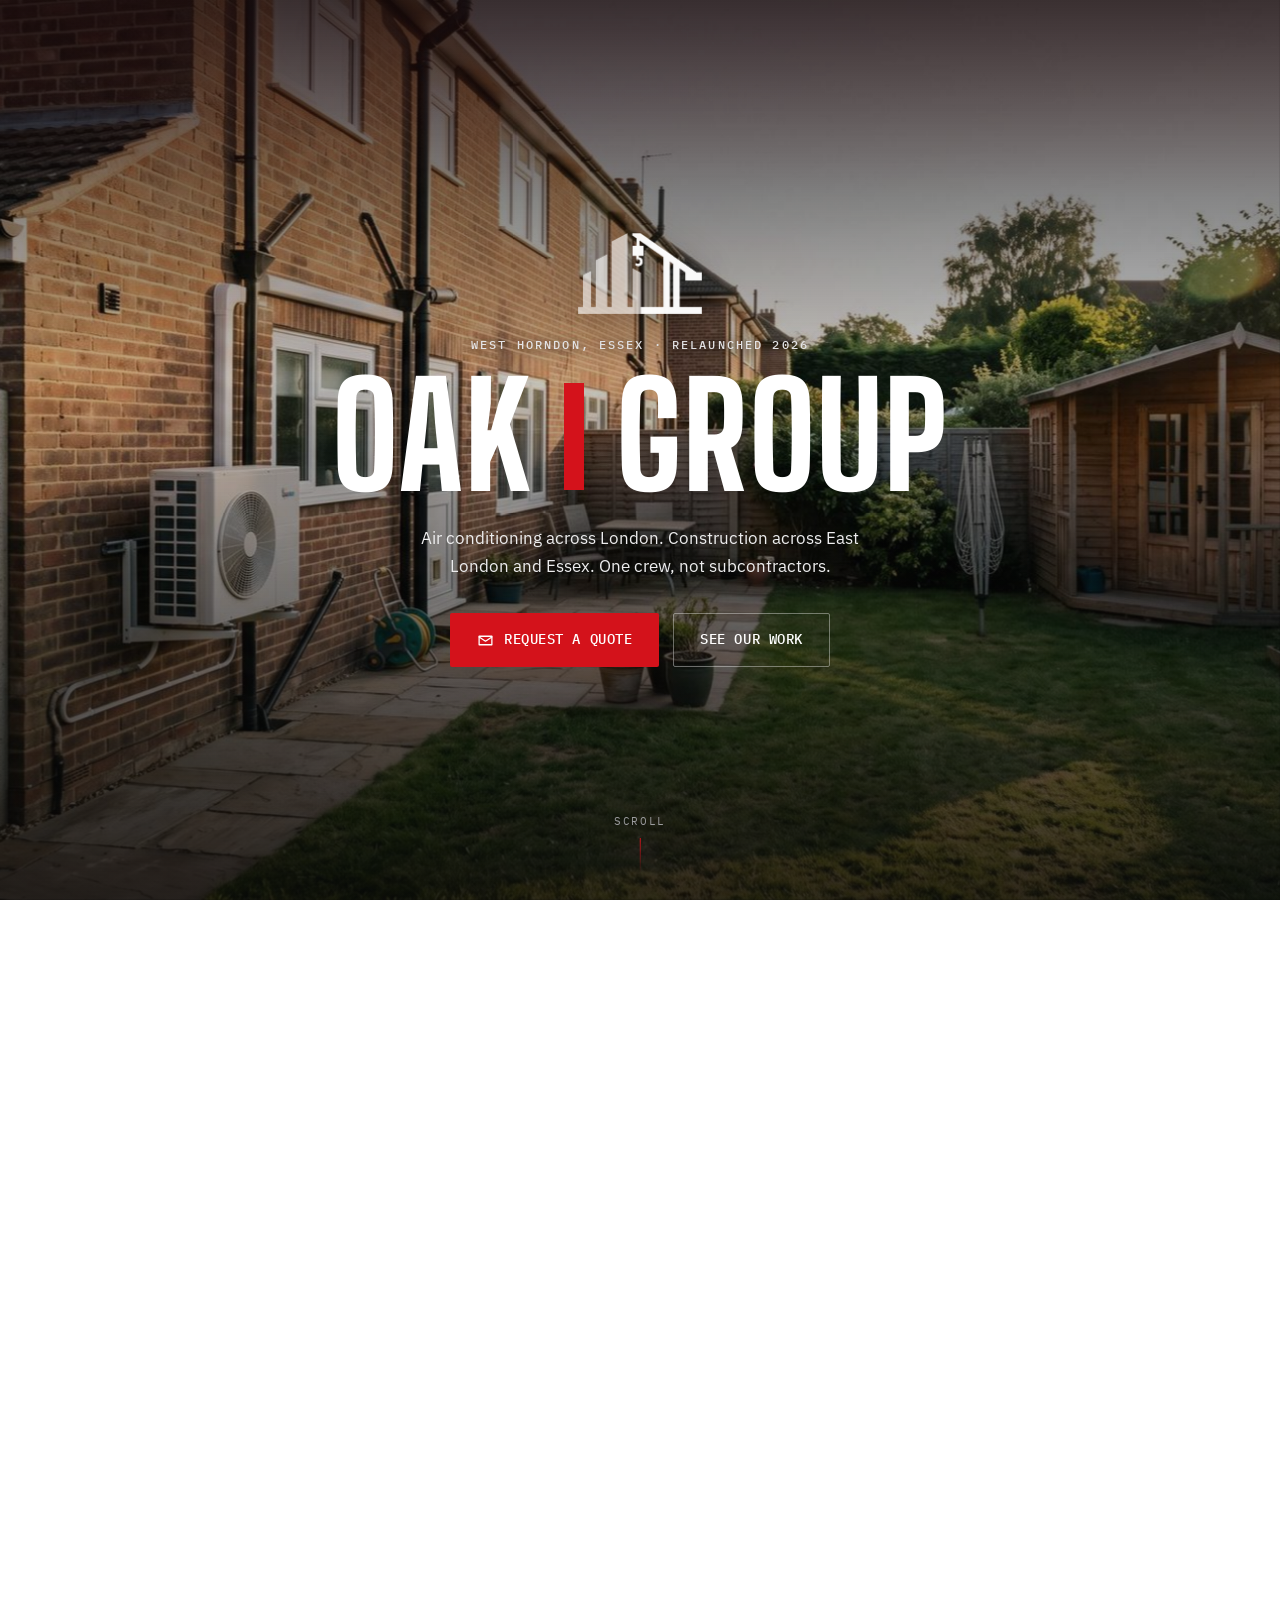
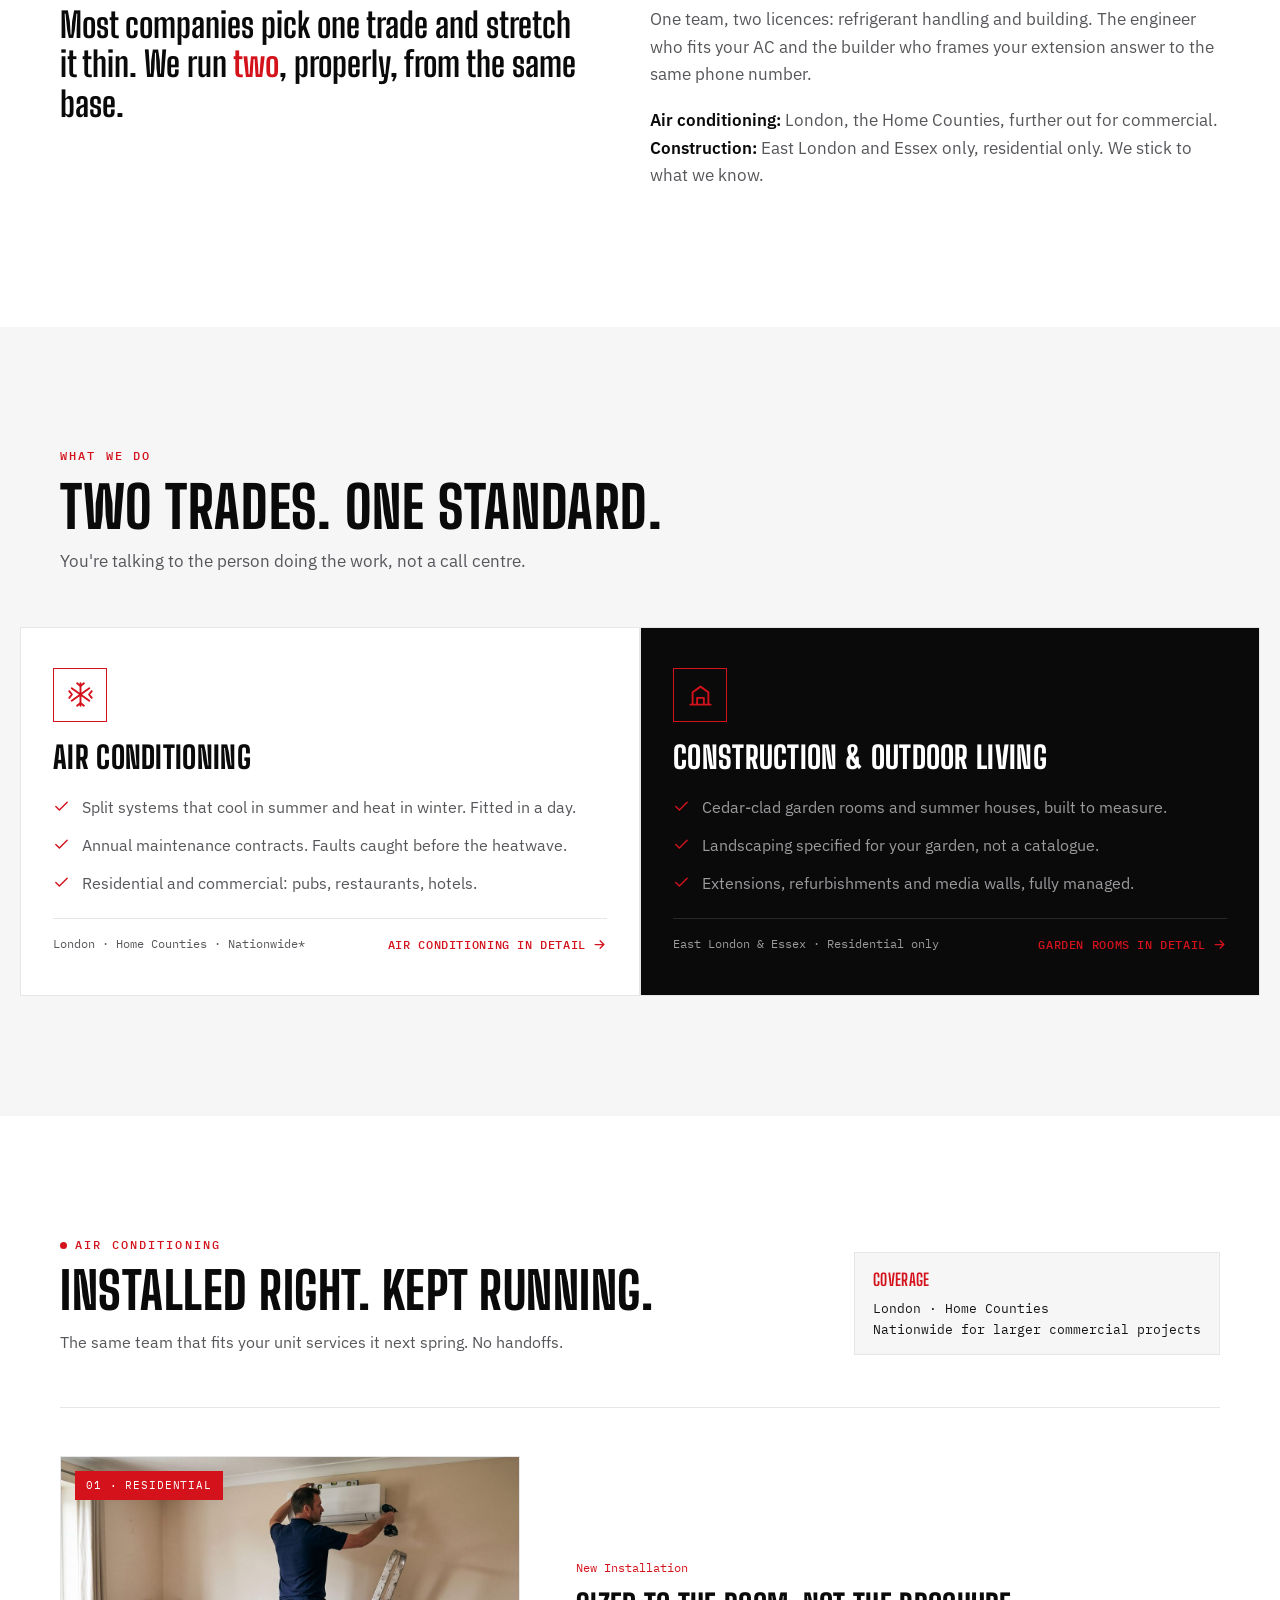
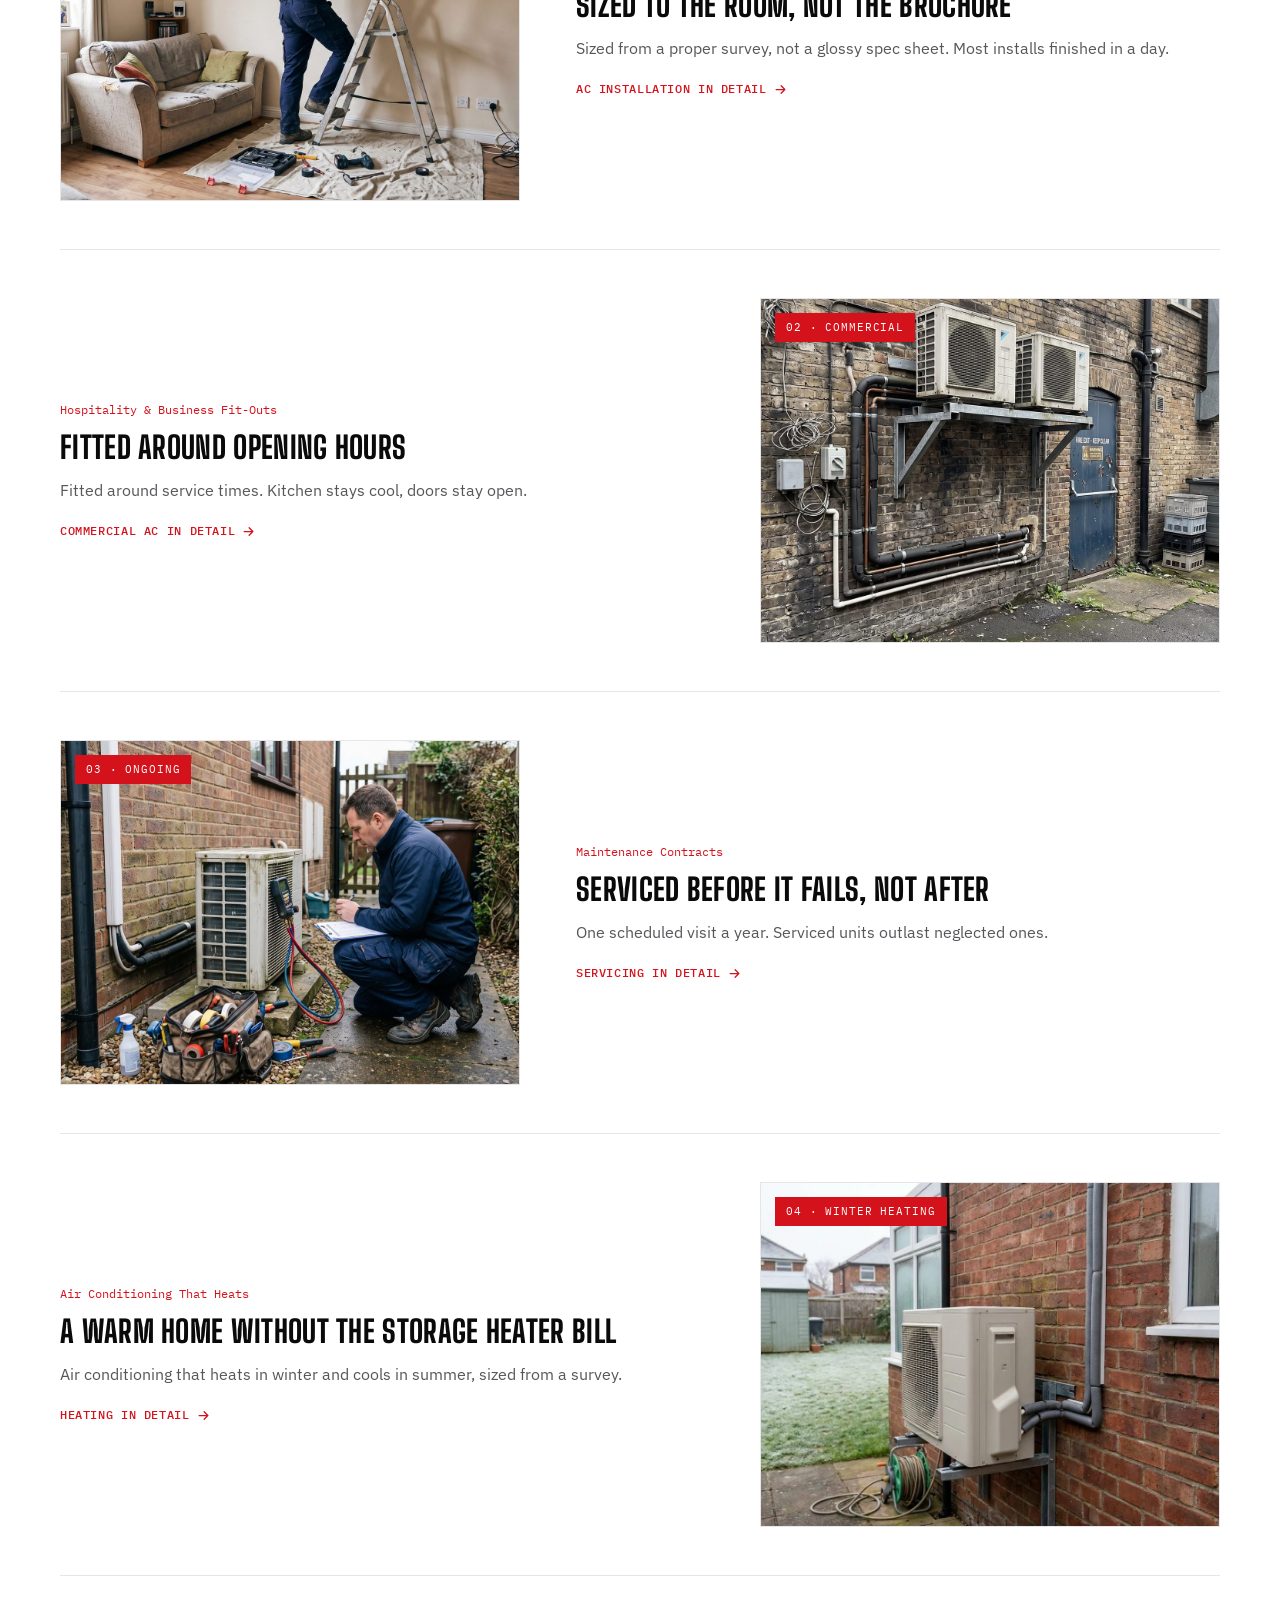
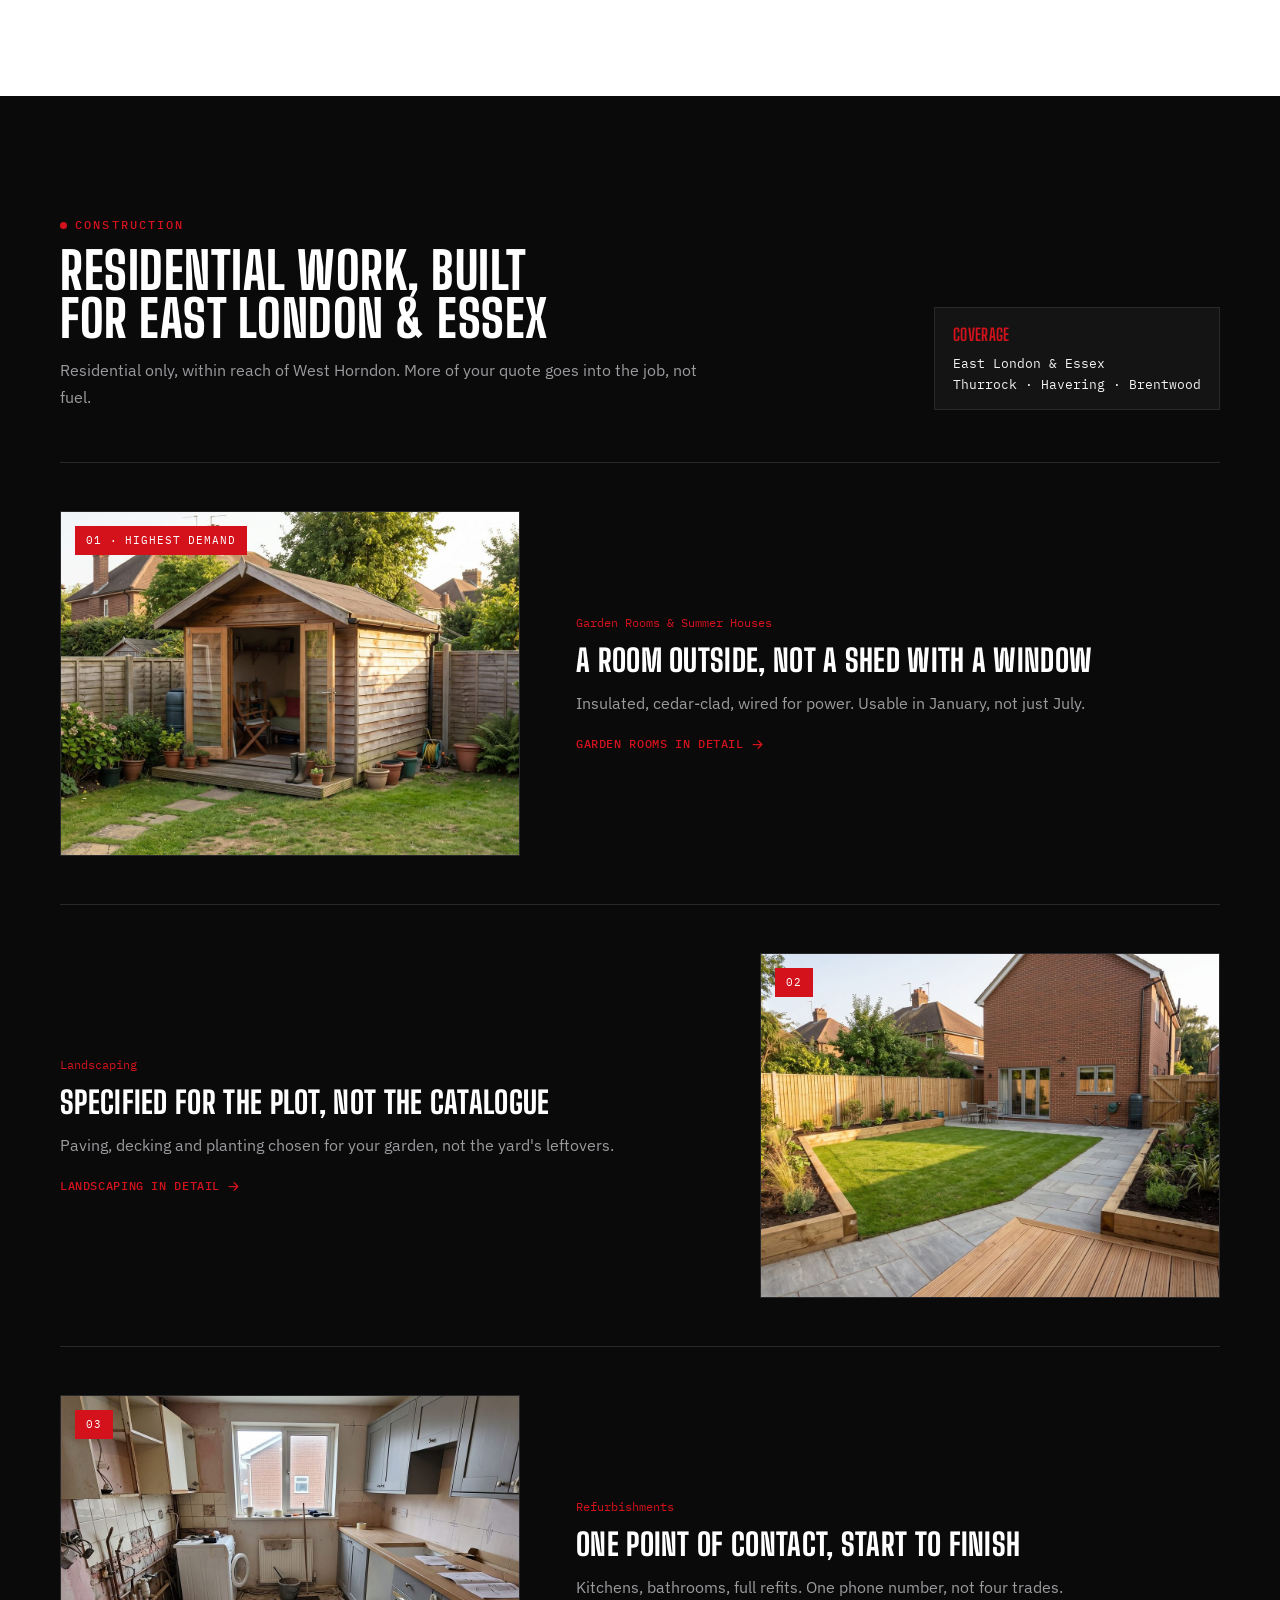
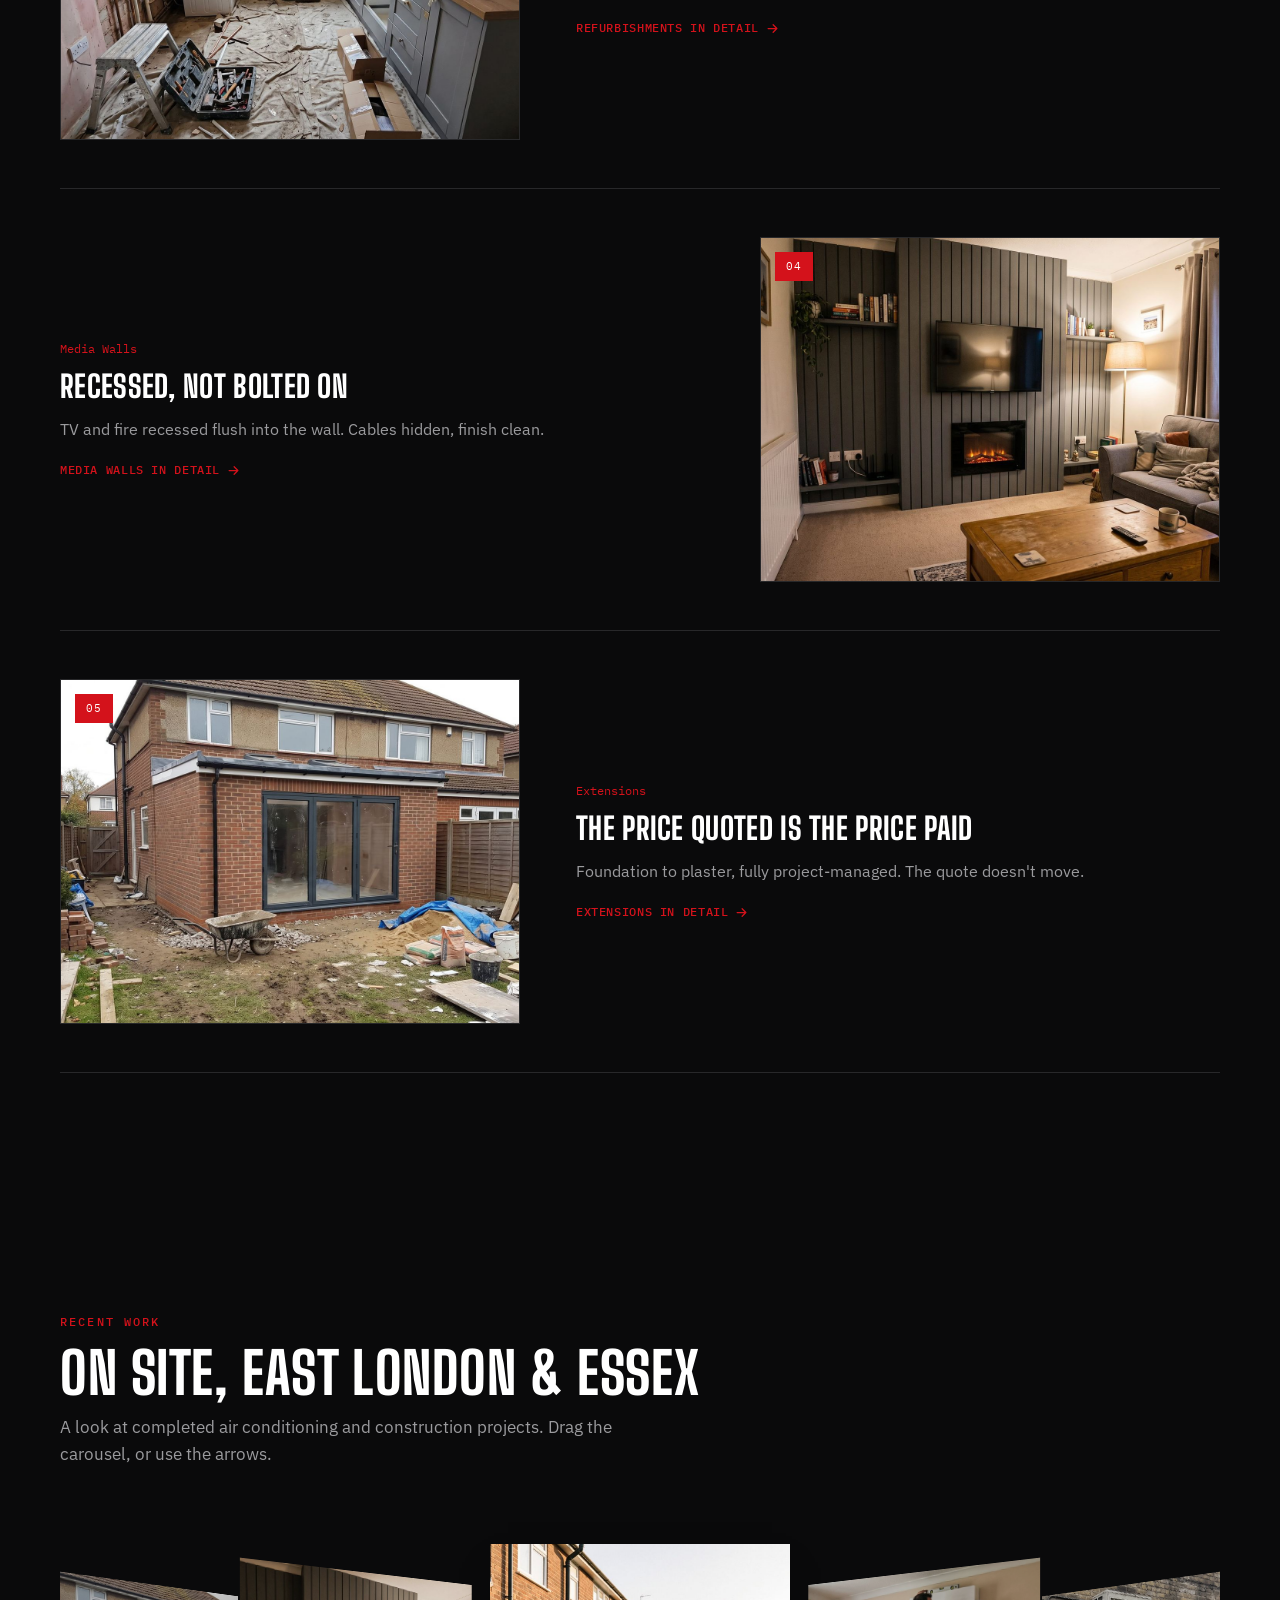
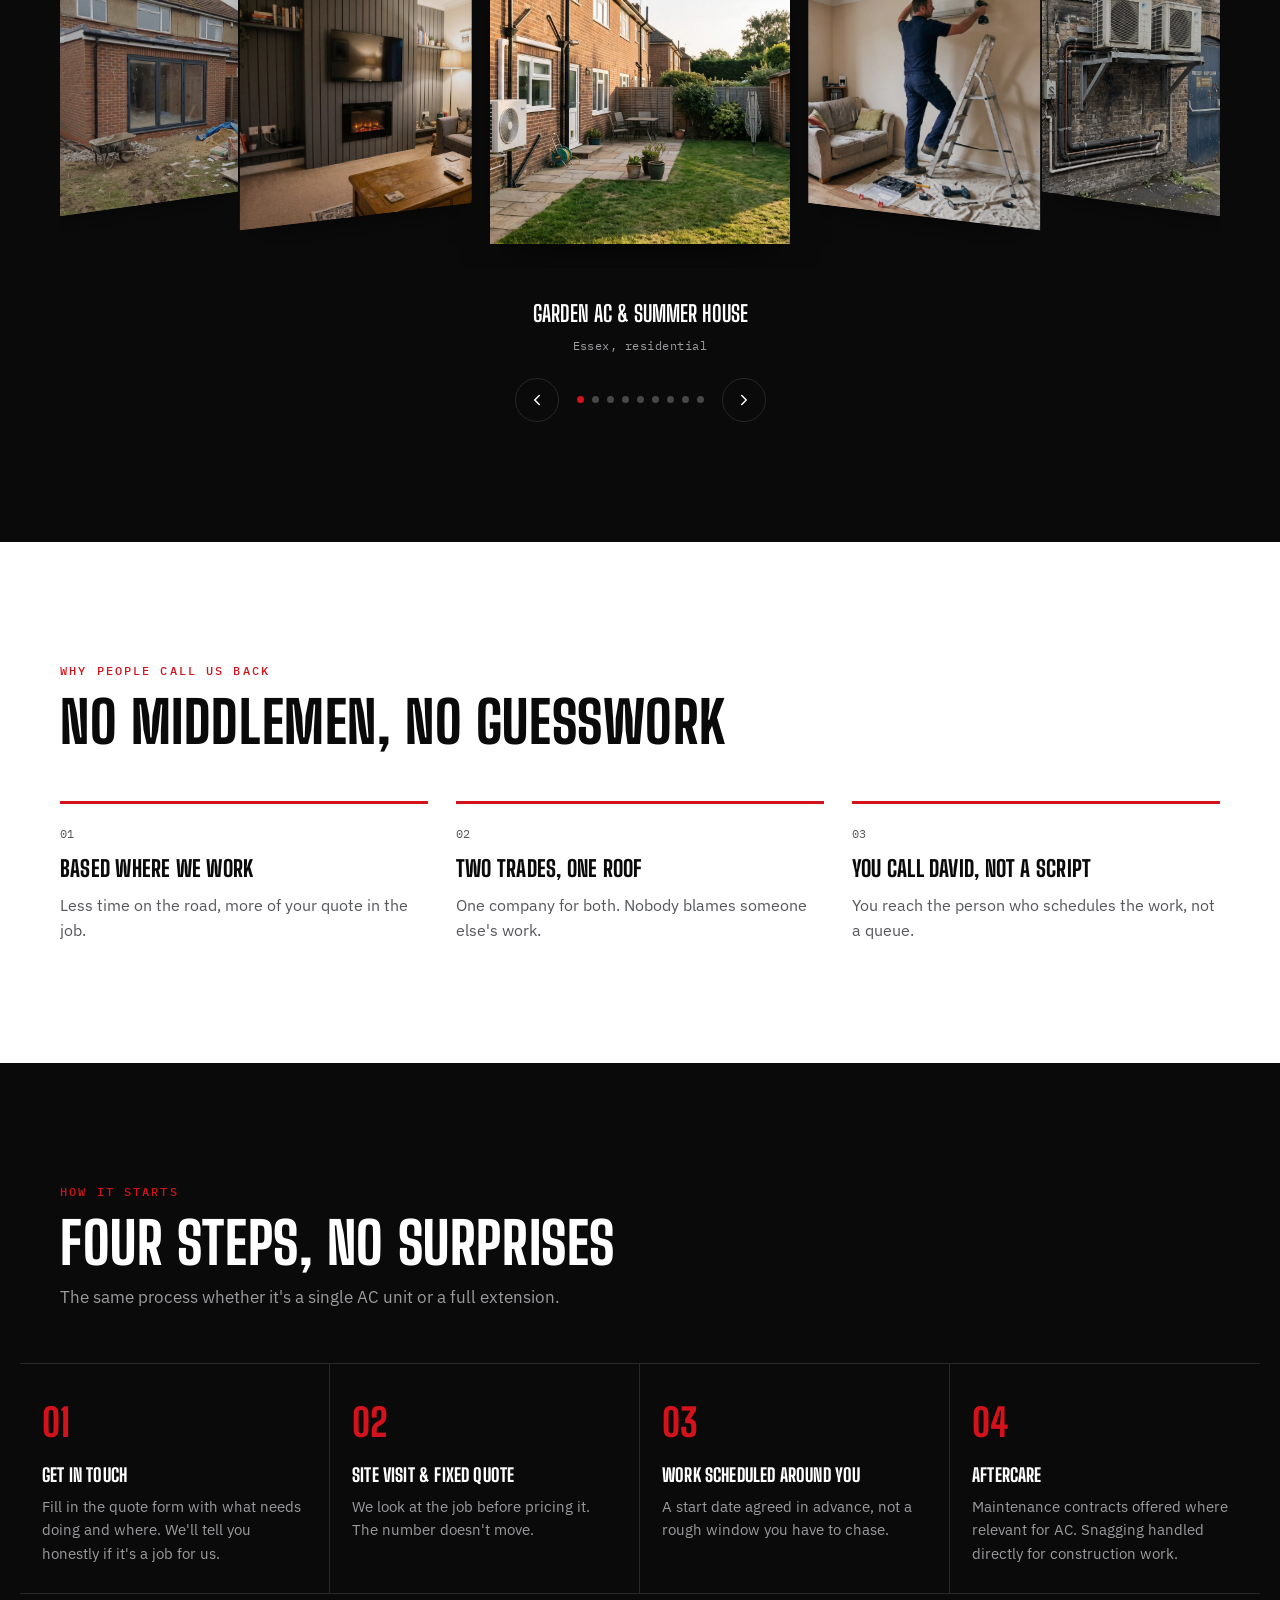
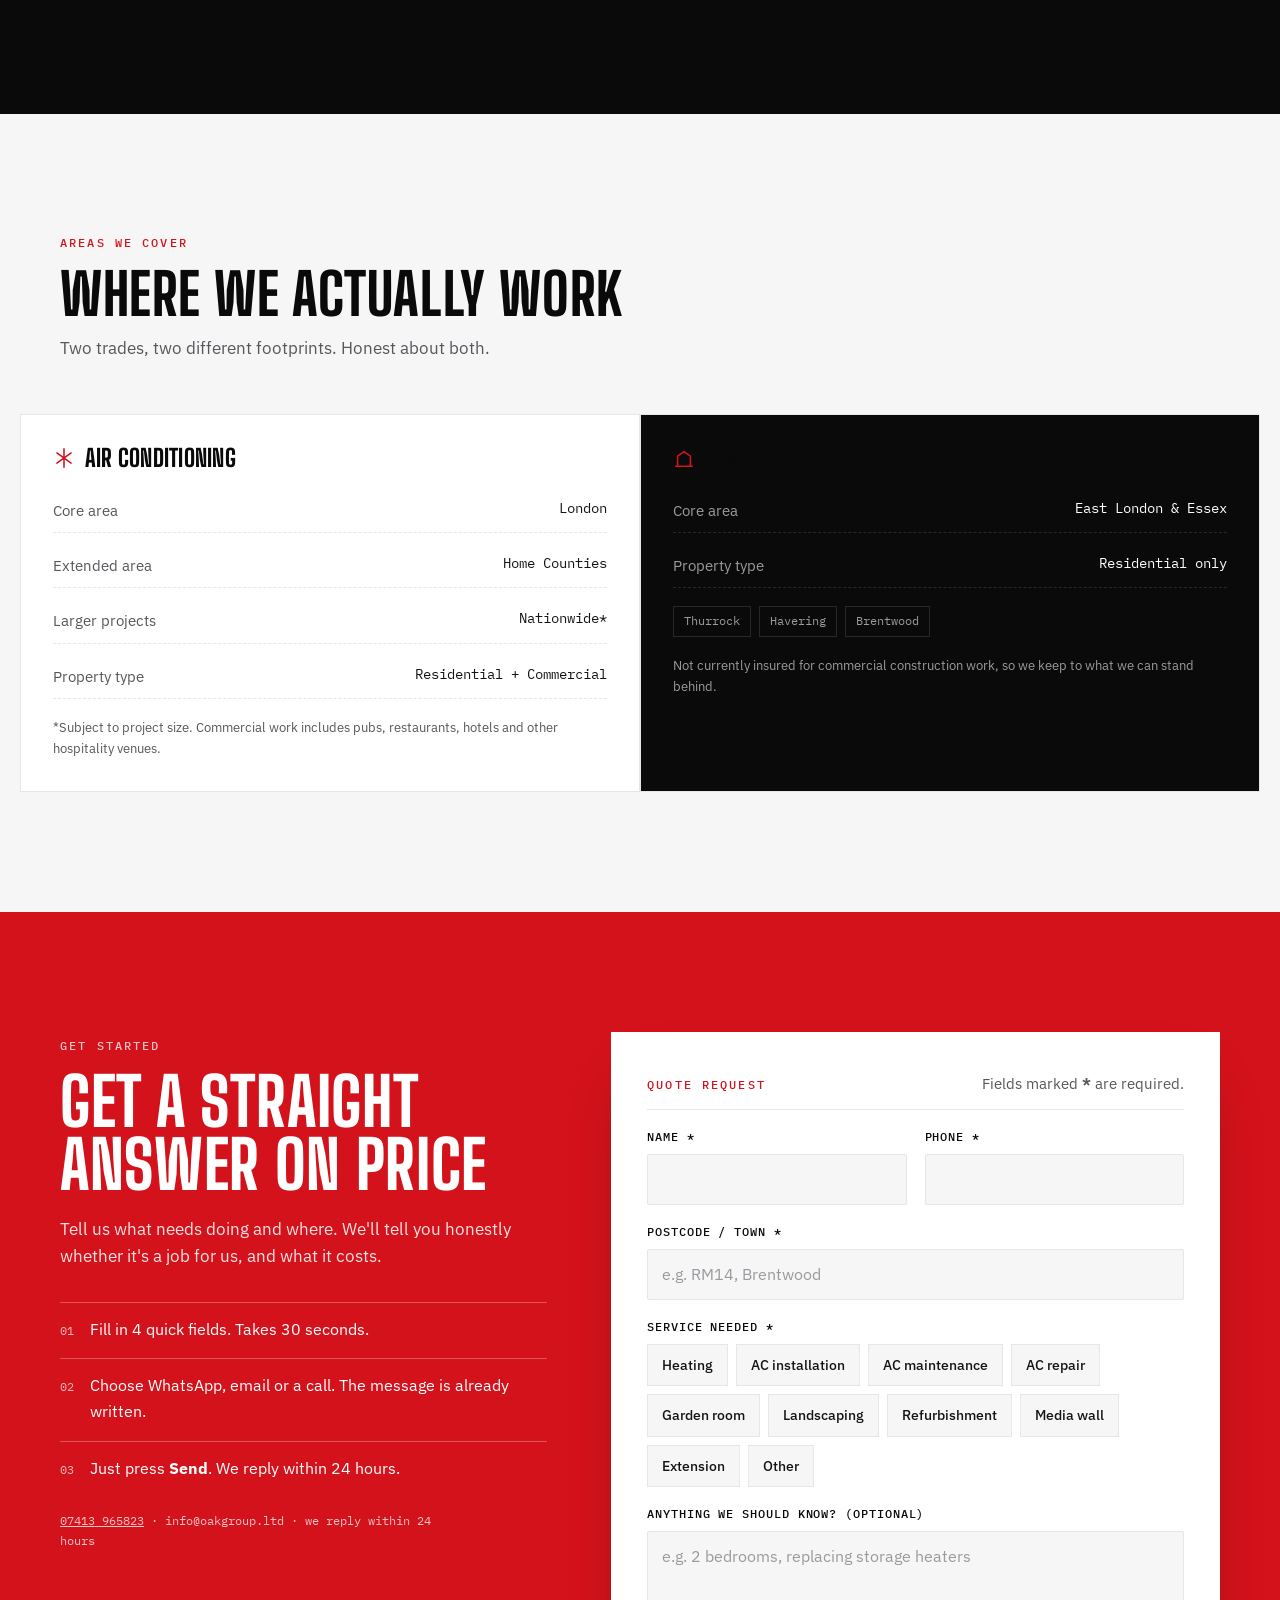
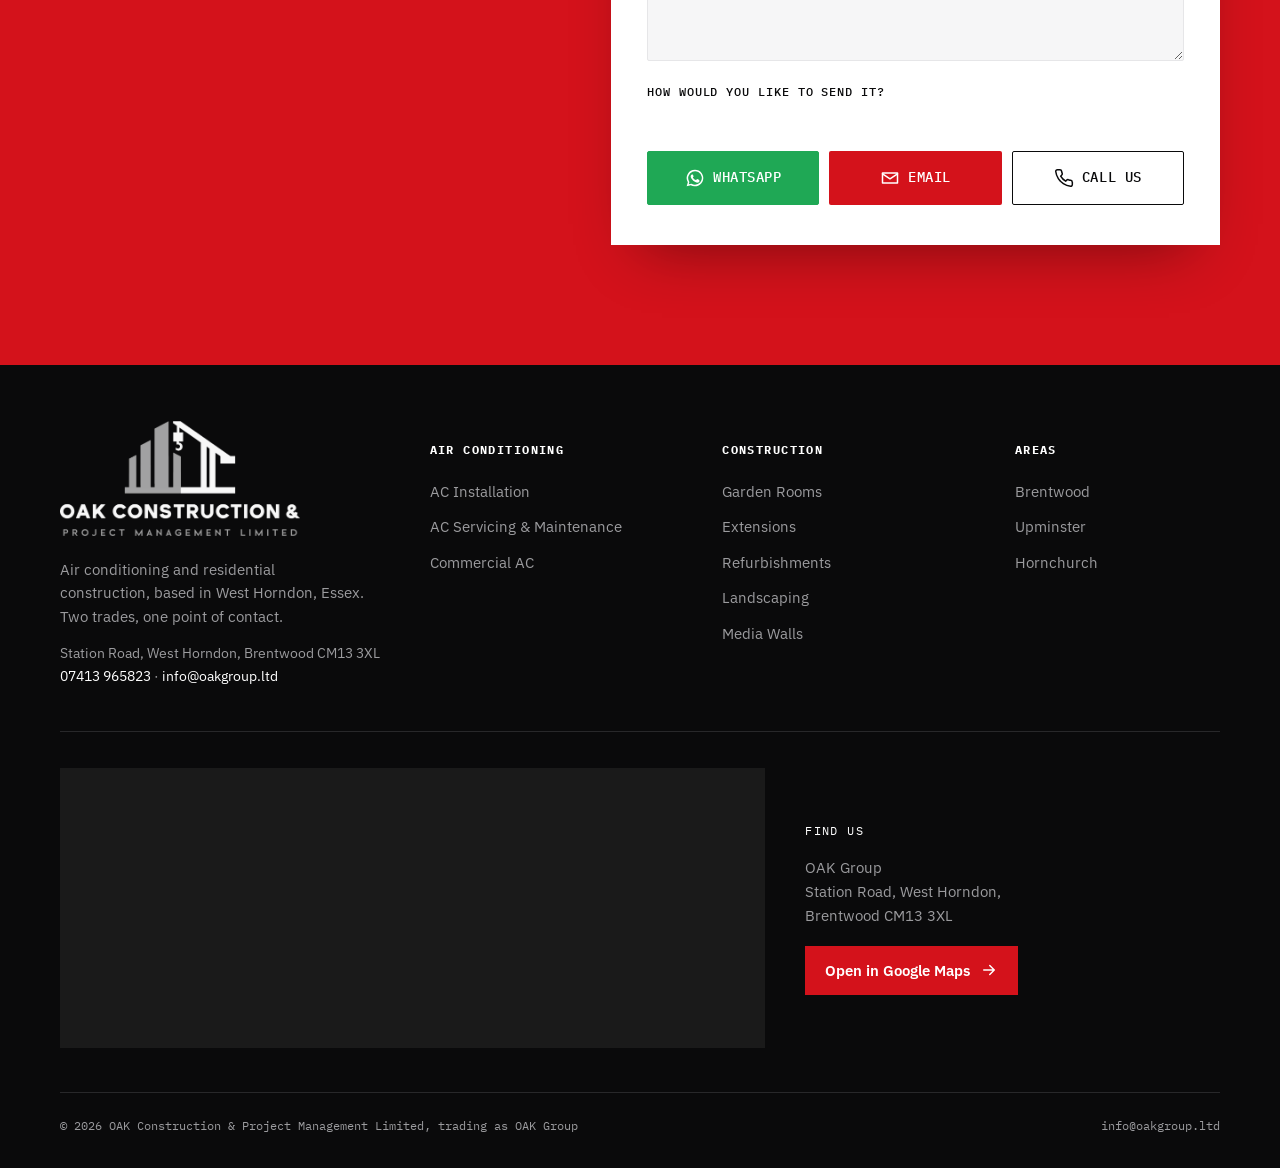
<file: index.html>
<!doctype html>
<html lang="en">
<head>
<meta charset="utf-8">
<meta name="viewport" content="width=device-width, initial-scale=1, viewport-fit=cover">
<meta name="description" content="Air conditioning installers and garden room builders in West Horndon, Essex. AC that cools and heats, garden rooms, extensions and refurbishments across Essex and East London. Free quote.">
<meta name="robots" content="index, follow, max-image-preview:large">
<link rel="canonical" href="https://www.oakgroup.company/">
<meta property="og:type" content="website">
<meta property="og:site_name" content="OAK Group">
<meta property="og:url" content="https://www.oakgroup.company/">
<meta property="og:title" content="OAK Group | Air Conditioning &amp; Garden Rooms in Essex &amp; East London">
<meta property="og:description" content="Air conditioning that cools and heats, garden rooms, extensions and refurbishments. One crew, based in West Horndon, Essex. Free quote.">
<meta property="og:image" content="https://www.oakgroup.company/assets/hero-garden-aircon-summerhouse.jpg">
<meta property="og:locale" content="en_GB">
<meta name="twitter:card" content="summary_large_image">
<meta name="geo.region" content="GB-ESS">
<meta name="geo.placename" content="West Horndon, Brentwood, Essex">
<meta name="theme-color" content="#0A0A0B">
<title>OAK Group | Air Conditioning &amp; Garden Rooms in Essex &amp; East London</title>
<link rel="icon" href="/favicon.ico" sizes="48x48">
<link rel="icon" type="image/png" sizes="96x96" href="/assets/favicon-96.png">
<link rel="icon" type="image/png" sizes="192x192" href="/assets/favicon-192.png">
<link rel="apple-touch-icon" sizes="180x180" href="/assets/favicon-180.png">
<link rel="manifest" href="/site.webmanifest">
<script src="/assets/oak-source.js"></script>
<!-- Google tag (gtag.js) -->
<script async src="https://www.googletagmanager.com/gtag/js?id=AW-18524409646"></script>
<script>
  window.dataLayer = window.dataLayer || [];
  function gtag(){dataLayer.push(arguments);}
  gtag('js', new Date());
  gtag('config', 'AW-18524409646');
</script>
<script type="application/ld+json">
{
  "@context": "https://schema.org",
  "@type": ["HVACBusiness", "GeneralContractor"],
  "@id": "https://www.oakgroup.company/#business",
  "name": "OAK Group",
  "legalName": "OAK Construction & Project Management Limited",
  "url": "https://www.oakgroup.company/",
  "alternateName": "Oak Construction and Project Management Limited",
  "email": "info@oakgroup.ltd",
  "telephone": "+44 7413 965823",
  "openingHours": "Mo-Su 00:00-23:59",
  "sameAs": [
    "https://www.instagram.com/group.oak/",
    "https://www.facebook.com/people/Oak-Group-Company/61595795720572/"
  ],
  "logo": "https://www.oakgroup.company/assets/logo-oak-dark.png",
  "image": "https://www.oakgroup.company/assets/hero-garden-aircon-summerhouse.jpg",
  "description": "Air conditioning installation and maintenance across London and the Home Counties, and residential construction (garden rooms, summer houses, extensions, refurbishments, landscaping, media walls) across East London and Essex.",
  "address": {
    "@type": "PostalAddress",
    "streetAddress": "Station Road",
    "addressLocality": "West Horndon, Brentwood",
    "addressRegion": "Essex",
    "postalCode": "CM13 3XL",
    "addressCountry": "GB"
  },
  "areaServed": [
    {"@type": "City", "name": "London"},
    {"@type": "AdministrativeArea", "name": "Essex"},
    {"@type": "AdministrativeArea", "name": "Brentwood"},
    {"@type": "AdministrativeArea", "name": "Havering"},
    {"@type": "AdministrativeArea", "name": "Thurrock"}
  ],
  "hasOfferCatalog": {
    "@type": "OfferCatalog",
    "name": "Services",
    "itemListElement": [
      {"@type": "Offer", "itemOffered": {"@type": "Service", "name": "Air conditioning installation"}},
      {"@type": "Offer", "itemOffered": {"@type": "Service", "name": "Air conditioning maintenance and servicing"}},
      {"@type": "Offer", "itemOffered": {"@type": "Service", "name": "Commercial air conditioning"}},
      {"@type": "Offer", "itemOffered": {"@type": "Service", "name": "Garden rooms and summer houses"}},
      {"@type": "Offer", "itemOffered": {"@type": "Service", "name": "House extensions"}},
      {"@type": "Offer", "itemOffered": {"@type": "Service", "name": "Kitchen and bathroom refurbishments"}},
      {"@type": "Offer", "itemOffered": {"@type": "Service", "name": "Garden landscaping"}},
      {"@type": "Offer", "itemOffered": {"@type": "Service", "name": "Media walls"}}
    ]
  }
}
</script>
<style>
  /* ============ TOKENS ============ */
  :root{
    --ink:#0A0A0B;
    --paper:#FFFFFF;
    --surface:#FFFFFF;
    --surface-2:#F6F6F7;
    --text:#141415;
    --text-muted:#56575B;
    --text-on-ink:#F4F4F4;
    --text-on-ink-muted:#9B9B9E;
    --border:#E6E6E8;
    --border-on-ink:#28282A;
    --red:#D4121B;
    --red-dark:#A20E15;
    --red-tint:#FCE9EA;
    --focus:#D4121B;
  }

  *,*::before,*::after{box-sizing:border-box;}
  .sr-only{position:absolute;width:1px;height:1px;padding:0;margin:-1px;overflow:hidden;clip:rect(0,0,0,0);white-space:nowrap;border:0;}
  html{scroll-behavior:smooth;}
  @media (prefers-reduced-motion:reduce){ html{scroll-behavior:auto;} }

  body{
    margin:0;
    background:var(--paper);
    color:var(--text);
    font-family:'IBM Plex Sans',system-ui,-apple-system,Segoe UI,Arial,sans-serif;
    font-size:16px;
    line-height:1.6;
    -webkit-font-smoothing:antialiased;
  }

  h1,h2,h3,h4{
    font-family:'Big Shoulders Display','Arial Narrow',sans-serif;
    font-weight:800;
    text-transform:uppercase;
    letter-spacing:.01em;
    line-height:.94;
    color:var(--ink);
    text-wrap:balance;
    margin:0;
  }

  p{margin:0;}
  img{max-width:100%;display:block;}
  a{color:inherit;}
  ul{margin:0;padding:0;list-style:none;}
  button{font:inherit;color:inherit;}

  :focus-visible{outline:3px solid var(--focus);outline-offset:3px;}

  .eyebrow{
    font-family:'IBM Plex Mono',ui-monospace,monospace;
    font-size:.74rem;
    letter-spacing:.18em;
    text-transform:uppercase;
    font-weight:500;
  }

  .container{
    max-width:1240px;
    margin-inline:auto;
    padding-inline:20px;
  }
  @media (min-width:768px){ .container{padding-inline:40px;} }

  section{padding-block:72px;}
  @media (min-width:1024px){ section{padding-block:120px;} }

  .section-head{
    display:flex;flex-direction:column;gap:14px;
    max-width:720px;margin-bottom:52px;
  }
  .section-head .eyebrow{color:var(--red);}
  .section-head h2{font-size:clamp(2.2rem,4.6vw,3.6rem);}
  .section-head p{color:var(--text-muted);font-size:1.05rem;max-width:56ch;}
  .on-ink .section-head p{color:var(--text-on-ink-muted);}
  .on-ink .section-head h2{color:#fff;}

  .btn{
    display:inline-flex;align-items:center;justify-content:center;gap:10px;
    padding:15px 26px;border-radius:2px;
    font-family:'IBM Plex Mono',monospace;
    font-size:.85rem;font-weight:500;letter-spacing:.04em;text-transform:uppercase;
    border:1px solid transparent;cursor:pointer;
    min-height:48px;
    transition:transform .18s ease, background-color .18s ease, border-color .18s ease, color .18s ease;
    text-decoration:none;
  }
  .btn:active{transform:translateY(1px);}
  .btn-red{background:var(--red);color:#fff;}
  .btn-red:hover{background:var(--red-dark);}
  .btn-white{background:#fff;color:var(--ink);}
  .btn-white:hover{background:#e9e9e9;}
  .btn-ghost-ink{border-color:rgba(244,244,244,.4);color:#fff;}
  .btn-ghost-ink:hover{border-color:#fff;background:rgba(255,255,255,.08);}
  .btn-outline{border-color:var(--ink);color:var(--ink);background:transparent;}
  .btn-outline:hover{background:var(--ink);color:#fff;}
  .btn svg{width:17px;height:17px;flex:none;}

  .dot{width:7px;height:7px;border-radius:50%;flex:none;background:var(--red);}

  /* ============ NAV ============ */
  .nav{
    position:fixed;top:0;left:0;right:0;z-index:100;
    padding-top:env(safe-area-inset-top,0px);
    transition:background-color .3s ease, border-color .3s ease, opacity .3s ease;
    border-bottom:1px solid transparent;
    opacity:0;
    visibility:hidden;
  }
  .nav.is-scrolled{
    background:rgba(10,10,11,.97);border-color:var(--border-on-ink);
    opacity:1;
    visibility:visible;
  }
  .nav-row{display:flex;align-items:center;justify-content:space-between;padding-block:18px;}
  .brand{display:flex;align-items:center;gap:10px;line-height:1;color:#fff;text-decoration:none;}
  .brand-chip{width:10px;height:26px;background:var(--red);flex:none;}
  .brand-icon{height:34px;width:auto;flex:none;}
  .hero-logo{width:clamp(84px,11vw,124px);height:auto;margin-bottom:22px;filter:drop-shadow(0 4px 18px rgba(0,0,0,.45));}
  .footer-logo{display:inline-block;}
  .footer-logo img{width:240px;max-width:100%;height:auto;}
  .brand-text{display:flex;flex-direction:column;gap:1px;}
  .brand-mark{font-family:'Big Shoulders Display';font-weight:800;font-size:1.5rem;letter-spacing:.02em;text-transform:uppercase;}
  .brand-sub{font-family:'IBM Plex Mono';font-size:.6rem;letter-spacing:.18em;text-transform:uppercase;color:var(--text-on-ink-muted);}

  .nav-links{display:none;align-items:center;gap:32px;}
  .nav-links a{
    font-family:'IBM Plex Mono';font-size:.78rem;letter-spacing:.06em;text-transform:uppercase;
    color:var(--text-on-ink-muted);text-decoration:none;
    padding-block:4px;border-bottom:1px solid transparent;
    transition:color .2s ease, border-color .2s ease;
  }
  .nav-links a:hover{color:#fff;border-color:var(--red);}
  @media (min-width:960px){ .nav-links{display:flex;} }

  .nav-actions{display:flex;align-items:center;gap:14px;}
  .nav-cta{display:none;}
  @media (min-width:960px){ .nav-cta{display:inline-flex;} }

  .burger{
    display:inline-flex;align-items:center;justify-content:center;
    width:46px;height:46px;border-radius:2px;border:1px solid var(--border-on-ink);
    background:transparent;color:#fff;cursor:pointer;
  }
  @media (min-width:960px){ .burger{display:none;} }
  .burger svg{width:20px;height:20px;}

  .mobile-menu{
    position:fixed;inset:0;z-index:99;background:var(--ink);
    display:flex;flex-direction:column;overflow-y:auto;
    padding:calc(96px + env(safe-area-inset-top,0px)) 24px calc(40px + env(safe-area-inset-bottom,0px));
    gap:4px;
    transform:translateY(-100%);transition:transform .35s ease;
  }
  .mobile-menu.is-open{transform:translateY(0);}
  .mobile-menu a{
    font-family:'Big Shoulders Display';font-size:2rem;text-transform:uppercase;font-weight:700;
    color:#fff;text-decoration:none;padding-block:14px;border-bottom:1px solid var(--border-on-ink);
  }
  .mobile-menu .btn{margin-top:28px;align-self:flex-start;flex:none;}

  /* ============ HERO (full-bleed zoom) ============ */
  .hero-expand{position:relative;height:165vh;padding-block:0;}
  @media (max-width:640px){ .hero-expand{height:135vh;} }
  .hero-sticky{position:sticky;top:0;height:100vh;height:100dvh;overflow:hidden;background:#000;}
  .hero-media{position:absolute;inset:0;transform:scale(1);transform-origin:50% 50%;will-change:transform;}
  .hero-media img,.hero-media video{width:100%;height:100%;object-fit:cover;display:block;}
  .hero-media video{display:none;}
  .hero-vignette{
    position:absolute;inset:0;pointer-events:none;
    background:
      linear-gradient(180deg,rgba(8,8,9,.78) 0%,rgba(8,8,9,.22) 42%,rgba(8,8,9,.82) 100%),
      linear-gradient(180deg,rgba(212,18,27,.24) 0%,rgba(212,18,27,0) 22%);
  }
  .hero-copy{
    position:absolute;inset:0;z-index:3;
    display:flex;flex-direction:column;align-items:center;justify-content:center;
    text-align:center;padding:0 20px;
    will-change:transform,opacity;
  }
  .hero-eyebrow{color:#E4E4E6;margin-bottom:18px;text-shadow:0 1px 12px rgba(0,0,0,.85);}
  .hero-title{
    font-size:clamp(3.2rem,14vw,9rem);color:#fff;line-height:.88;
    display:flex;align-items:center;gap:.22em;
  }
  .hero-title .chip{width:.14em;height:.74em;background:var(--red);display:inline-block;}
  .hero-sub{margin-top:24px;max-width:48ch;color:#EDEDEE;font-size:1.08rem;}
  .hero-ctas{margin-top:34px;display:flex;gap:14px;flex-wrap:wrap;justify-content:center;}

  .hero-scrollcue{
    position:absolute;bottom:28px;left:50%;transform:translateX(-50%);z-index:3;
    display:flex;flex-direction:column;align-items:center;gap:8px;color:var(--text-on-ink-muted);
    font-family:'IBM Plex Mono';font-size:.68rem;letter-spacing:.16em;text-transform:uppercase;
    transition:opacity .3s ease;
  }
  .hero-scrollcue .line{width:1px;height:34px;background:linear-gradient(180deg,var(--red),transparent);animation:scrollpulse 1.8s ease-in-out infinite;}
  @keyframes scrollpulse{0%,100%{opacity:.3;}50%{opacity:1;}}
  @media (prefers-reduced-motion:reduce){ .hero-scrollcue{display:none;} .hero-expand{height:100vh;} }

  /* ============ BELIEF ============ */
  .belief{background:var(--surface);}
  .belief-grid{display:grid;gap:40px;}
  @media (min-width:860px){ .belief-grid{grid-template-columns:1fr 1.1fr;align-items:start;gap:72px;} }
  .belief-kicker{font-size:clamp(1.7rem,2.7vw,2.2rem);font-family:'Big Shoulders Display';font-weight:700;text-transform:none;letter-spacing:0;line-height:1.14;color:var(--ink);}
  .belief-kicker mark{background:none;color:var(--red);}
  .belief-body p{color:var(--text-muted);font-size:1.08rem;margin-bottom:18px;}
  .belief-body strong{color:var(--ink);font-weight:600;}

  /* ============ PILLARS ============ */
  .pillars{background:var(--surface-2);}
  .pillar-grid{display:grid;gap:2px;background:var(--border);border:1px solid var(--border);}
  @media (min-width:860px){ .pillar-grid{grid-template-columns:1fr 1fr;} }
  .pillar{padding:40px 32px;display:flex;flex-direction:column;gap:22px;}
  .pillar-ac{background:#fff;}
  .pillar-build{background:var(--ink);color:#fff;}
  .pillar-icon{width:54px;height:54px;border:1.5px solid var(--red);display:flex;align-items:center;justify-content:center;color:var(--red);}
  .pillar-icon svg{width:27px;height:27px;}
  .pillar h3{font-size:clamp(1.6rem,2.4vw,2rem);}
  .pillar-build h3{color:#fff;}
  .pillar-list{display:flex;flex-direction:column;gap:14px;}
  .pillar-list li{display:flex;gap:12px;font-size:.98rem;line-height:1.55;}
  .pillar-ac .pillar-list li{color:var(--text-muted);}
  .pillar-build .pillar-list li{color:var(--text-on-ink-muted);}
  .pillar-list svg{width:17px;height:17px;flex:none;margin-top:3px;color:var(--red);}
  .pillar-foot{display:flex;align-items:center;justify-content:space-between;gap:14px;flex-wrap:wrap;margin-top:auto;padding-top:16px;border-top:1px solid var(--border);}
  .pillar-build .pillar-foot{border-top-color:var(--border-on-ink);}
  .pillar-area{font-family:'IBM Plex Mono';font-size:.74rem;}
  .pillar-ac .pillar-area{color:var(--text-muted);}
  .pillar-build .pillar-area{color:var(--text-on-ink-muted);}
  .pillar-link{display:inline-flex;align-items:center;gap:6px;font-family:'IBM Plex Mono';font-size:.78rem;text-transform:uppercase;letter-spacing:.05em;text-decoration:none;font-weight:500;color:var(--red);}
  .pillar-link svg{width:15px;height:15px;transition:transform .2s ease;}
  .pillar-link:hover svg{transform:translateX(3px);}

  /* ============ DETAIL (photo/text alternating rows) ============ */
  .detail-ac{background:var(--surface);}
  .detail-build{background:var(--ink);}
  .detail-head{display:flex;align-items:flex-end;justify-content:space-between;gap:24px;flex-wrap:wrap;margin-bottom:52px;}
  .detail-head .heading-block{max-width:640px;}
  .detail-head .eyebrow{display:flex;align-items:center;gap:8px;margin-bottom:12px;color:var(--red);}
  .detail-head h2{font-size:clamp(2.1rem,4.2vw,3.2rem);margin-bottom:14px;}
  .detail-build .detail-head h2{color:#fff;}
  .detail-head p{font-size:1.03rem;}
  .detail-ac .detail-head p{color:var(--text-muted);}
  .detail-build .detail-head p{color:var(--text-on-ink-muted);}

  .coverage-chip{
    font-family:'IBM Plex Mono';font-size:.82rem;
    border:1px solid var(--border);padding:14px 18px;
    display:flex;flex-direction:column;gap:4px;min-width:230px;background:var(--surface-2);color:var(--text);
  }
  .coverage-chip b{font-family:'Big Shoulders Display';font-size:1.05rem;text-transform:uppercase;font-weight:700;letter-spacing:.02em;color:var(--red);}
  .detail-build .coverage-chip{background:#141415;border-color:var(--border-on-ink);color:var(--text-on-ink);}

  .svc-rows{display:flex;flex-direction:column;}
  .svc-row{
    display:grid;grid-template-columns:1fr;gap:24px;
    padding-block:36px;border-top:1px solid var(--border);
  }
  .detail-build .svc-row{border-top-color:var(--border-on-ink);}
  .svc-rows .svc-row:last-child{border-bottom:1px solid var(--border);}
  .detail-build .svc-rows .svc-row:last-child{border-bottom-color:var(--border-on-ink);}
  @media (min-width:800px){
    .svc-row{grid-template-columns:5fr 7fr;align-items:center;gap:56px;padding-block:48px;}
    .svc-row.reverse{grid-template-columns:7fr 5fr;}
    .svc-row.reverse .svc-media{order:2;}
    .svc-row.reverse .svc-text{order:1;}
  }
  .svc-media{position:relative;overflow:hidden;aspect-ratio:4/3;border:1px solid var(--border);}
  .detail-build .svc-media{border-color:var(--border-on-ink);}
  .svc-media img{width:100%;height:100%;object-fit:cover;transition:transform .5s ease;}
  .svc-row:hover .svc-media img{transform:scale(1.04);}
  .svc-tag{position:absolute;top:14px;left:14px;background:var(--red);color:#fff;font-family:'IBM Plex Mono';font-size:.68rem;letter-spacing:.08em;text-transform:uppercase;padding:6px 11px;}
  .svc-text{display:flex;flex-direction:column;gap:14px;}
  .svc-num{font-family:'IBM Plex Mono';font-size:.78rem;color:var(--red);}
  .svc-text h4{font-size:clamp(1.5rem,2.4vw,2.1rem);}
  .detail-ac .svc-text h4{color:var(--ink);}
  .detail-build .svc-text h4{color:#fff;}
  .svc-text p{font-size:1rem;line-height:1.65;}
  .svc-text .svc-more{align-self:flex-start;margin-top:4px;}
  .detail-ac .svc-text p{color:var(--text-muted);}
  .detail-build .svc-text p{color:var(--text-on-ink-muted);}

  /* ============ GALLERY / COVERFLOW ============ */
  .gallery{background:var(--ink);color:#fff;}
  .cf-wrap{width:100%;--cf-card:clamp(170px,30vw,300px);}
  .cf-frame{position:relative;cursor:grab;overflow:hidden;padding-block:24px;outline:none;touch-action:pan-y;perspective:calc(var(--cf-card) * 2.6);}
  .cf-frame:active{cursor:grabbing;}
  .cf-stage{position:relative;height:var(--cf-card);transform-style:preserve-3d;}
  .cf-card{position:absolute;left:50%;top:0;width:var(--cf-card);aspect-ratio:1/1;overflow:hidden;background:#1a1a1a;will-change:transform;box-shadow:0 20px 40px -18px rgba(0,0,0,.7);}
  .cf-card img{width:100%;height:100%;object-fit:cover;user-select:none;-webkit-user-drag:none;}
  .cf-caption{margin-top:28px;text-align:center;}
  .cf-caption p.cf-title{font-family:'Big Shoulders Display';font-size:1.4rem;text-transform:uppercase;font-weight:700;}
  .cf-caption p.cf-sub{font-family:'IBM Plex Mono';font-size:.78rem;color:var(--text-on-ink-muted);margin-top:4px;letter-spacing:.04em;}
  .cf-nav{display:flex;align-items:center;justify-content:center;gap:18px;margin-top:22px;}
  .cf-nav button{width:44px;height:44px;border-radius:50%;border:1px solid var(--border-on-ink);background:transparent;color:#fff;display:flex;align-items:center;justify-content:center;cursor:pointer;transition:background .2s ease, border-color .2s ease;}
  .cf-nav button:hover{background:var(--red);border-color:var(--red);}
  .cf-nav button svg{width:18px;height:18px;}
  .cf-dots{display:flex;gap:8px;}
  .cf-dots button{width:7px;height:7px;border-radius:50%;background:#fff;opacity:.25;padding:0;border:none;cursor:pointer;}
  .cf-dots button[aria-current="true"]{opacity:1;background:var(--red);}

  /* ============ WHY ============ */
  .why{background:var(--surface);}
  .why-grid{display:grid;gap:28px;}
  @media (min-width:860px){ .why-grid{grid-template-columns:repeat(3,1fr);} }
  .why-card{display:flex;flex-direction:column;gap:14px;padding-top:20px;border-top:3px solid var(--red);}
  .why-card .num{font-family:'IBM Plex Mono';font-size:.78rem;color:var(--text-muted);}
  .why-card h3{font-size:1.4rem;}
  .why-card p{color:var(--text-muted);font-size:.98rem;}

  /* ============ PROCESS ============ */
  .process{background:var(--ink);color:#fff;}
  .process-grid{display:grid;gap:0;border-top:1px solid var(--border-on-ink);}
  @media (min-width:860px){ .process-grid{grid-template-columns:repeat(4,1fr);} }
  .process-step{padding:28px 22px;border-bottom:1px solid var(--border-on-ink);position:relative;}
  @media (min-width:860px){ .process-step{border-right:1px solid var(--border-on-ink);} .process-step:last-child{border-right:none;} }
  .process-step .num{font-family:'Big Shoulders Display';font-size:2.4rem;font-weight:800;color:var(--red);display:block;margin-bottom:14px;}
  .process-step h4{font-size:1.15rem;text-transform:uppercase;margin-bottom:10px;color:#fff;}
  .process-step p{color:var(--text-on-ink-muted);font-size:.92rem;}

  /* ============ COVERAGE ============ */
  .coverage{background:var(--surface-2);}
  .coverage-grid{display:grid;gap:2px;background:var(--border);border:1px solid var(--border);}
  @media (min-width:860px){ .coverage-grid{grid-template-columns:1fr 1fr;} }
  .coverage-card{padding:32px;display:flex;flex-direction:column;gap:18px;}
  .coverage-card.cov-ac{background:#fff;}
  .coverage-card.cov-build{background:var(--ink);color:#fff;}
  .coverage-card h3{display:flex;align-items:center;gap:10px;font-size:1.5rem;}
  .coverage-card h3 svg{width:22px;height:22px;color:var(--red);}
  .coverage-rows{display:flex;flex-direction:column;gap:10px;}
  .coverage-row{display:flex;justify-content:space-between;gap:12px;padding-block:10px;border-bottom:1px dashed var(--border);font-size:.95rem;}
  .cov-build .coverage-row{border-bottom-color:var(--border-on-ink);}
  .cov-ac .coverage-row span:first-child{color:var(--text-muted);}
  .cov-build .coverage-row span:first-child{color:var(--text-on-ink-muted);}
  .coverage-row span:last-child{font-family:'IBM Plex Mono';font-size:.85rem;text-align:right;}
  .borough-pills{display:flex;flex-wrap:wrap;gap:8px;}
  .borough-pills span{font-family:'IBM Plex Mono';font-size:.74rem;border:1px solid var(--border-on-ink);padding:5px 10px;color:var(--text-on-ink-muted);}
  .coverage-card.cov-ac p.fine{color:var(--text-muted);}
  .coverage-card.cov-build p.fine{color:var(--text-on-ink-muted);}
  p.fine{font-size:.82rem;}

  /* ============ FINAL CTA ============ */
  .final-cta{background:var(--red);color:#fff;text-align:center;}
  .final-cta h2{color:#fff;font-size:clamp(2.3rem,5.2vw,4.2rem);margin-bottom:18px;}
  .final-cta p{color:rgba(255,255,255,.88);max-width:56ch;margin-inline:auto;font-size:1.08rem;}
  .final-cta .btn{margin-top:32px;}
  .final-cta .fine{margin-top:16px;font-family:'IBM Plex Mono';font-size:.78rem;color:rgba(255,255,255,.75);}
  .final-cta .eyebrow{color:rgba(255,255,255,.75);}

  [hidden]{display:none !important;}
  /* ============ QUOTE FORM ============ */
  .final-cta{text-align:left;}
  .quote-grid{display:grid;gap:44px;}
  .quote-grid > *{min-width:0;}
  @media (min-width:960px){ .quote-grid{grid-template-columns:1fr 1.25fr;gap:64px;align-items:start;} .quote-intro{position:sticky;top:110px;} }
  .final-cta .quote-intro p{margin-inline:0;}
  .final-cta .quote-intro h2{margin-top:14px;}
  .quote-how{list-style:none;margin:32px 0 0;padding:0;display:flex;flex-direction:column;gap:2px;}
  .quote-how li{display:flex;gap:16px;align-items:baseline;padding:14px 0;border-top:1px solid rgba(255,255,255,.28);font-size:1rem;}
  .quote-how li > span:first-child{font-family:'IBM Plex Mono';font-size:.78rem;color:rgba(255,255,255,.7);}
  .quote-form{background:#fff;color:var(--text);padding:28px 22px;display:flex;flex-direction:column;gap:18px;box-shadow:0 30px 60px -30px rgba(0,0,0,.45);}
  @media (min-width:640px){ .quote-form{padding:40px 36px;} }
  .qf-head{display:flex;justify-content:space-between;align-items:baseline;gap:12px;flex-wrap:wrap;padding-bottom:14px;border-bottom:1px solid var(--border);}
  .final-cta .qf-head .eyebrow{color:var(--red);}
  .qf-head p{font-size:.82rem;color:var(--text-muted);}
  .qf-row{display:grid;gap:18px;}
  @media (min-width:640px){ .qf-row{grid-template-columns:1fr 1fr;} }
  .qf-field{display:flex;flex-direction:column;gap:7px;min-width:0;border:0;padding:0;margin:0;}
  .qf-field label,.qf-field legend{font-family:'IBM Plex Mono';font-size:.72rem;letter-spacing:.08em;text-transform:uppercase;color:var(--ink);font-weight:500;padding:0;margin-bottom:7px;}
  .qf-field label{margin-bottom:0;}
  .qf-field input,.qf-field select,.qf-field textarea{
    width:100%;font:inherit;font-size:16px;color:var(--text);background:var(--surface-2);
    border:1px solid var(--border);border-radius:2px;padding:12px 14px;min-height:48px;
    transition:border-color .18s ease, background-color .18s ease;
  }
  .qf-field textarea{resize:vertical;min-height:130px;line-height:1.5;}
  .qf-field input:focus,.qf-field select:focus,.qf-field textarea:focus{outline:none;border-color:var(--ink);background:#fff;}
  .qf-field input::placeholder,.qf-field textarea::placeholder{color:#9a9a9e;}
  .qf-field .is-invalid,.qf-field.is-invalid .qf-chips span{border-color:var(--red) !important;}
  .qf-chips{display:flex;flex-wrap:wrap;gap:8px;}
  .qf-chips label{cursor:pointer;margin:0;}
  .qf-chips input{position:absolute;opacity:0;width:1px;height:1px;}
  .qf-chips span{display:inline-block;font-family:'IBM Plex Sans';font-size:.88rem;text-transform:none;letter-spacing:0;padding:9px 14px;border:1px solid var(--border);background:var(--surface-2);color:var(--text);transition:all .15s ease;}
  .qf-chips input:checked + span{background:var(--ink);border-color:var(--ink);color:#fff;}
  .qf-chips input:focus-visible + span{outline:3px solid var(--focus);outline-offset:2px;}
  .final-cta .quote-form p{color:var(--text);max-width:none;margin:0;font-size:.92rem;}
  .final-cta .quote-form .qf-head p,.final-cta .quote-form .qf-alt{color:var(--text-muted);}
  .final-cta .quote-form .qf-error{color:var(--red);font-weight:500;}
  #quoteForm{scroll-margin-top:calc(76px + env(safe-area-inset-top,0px));}
  .final-cta .quote-form .qf-send-lead{font-family:'IBM Plex Mono';font-size:.72rem;letter-spacing:.08em;text-transform:uppercase;color:var(--ink);font-weight:500;margin-top:4px;}
  .qf-send{display:grid;grid-template-columns:1fr;gap:10px;}
  @media (min-width:480px){ .qf-send{grid-template-columns:repeat(3,1fr);} }
  .qf-send .btn{width:100%;justify-content:center;gap:8px;white-space:nowrap;}
  .qf-send .btn svg{width:20px;height:20px;flex:none;}
  .qf-wa{background:#1fa855;border:1px solid #1fa855;color:#fff;}
  .qf-wa:hover{background:#178a45;border-color:#178a45;color:#fff;}
  .qf-call{background:#fff;border:1px solid var(--ink);color:var(--ink);}
  .qf-call:hover{background:var(--ink);color:#fff;}
  .qf-email{background:none;border:0;padding:0;margin:-4px auto 0;color:var(--text-muted);font-size:.86rem;text-decoration:underline;cursor:pointer;}
  .qf-done{background:var(--red-tint);border-left:3px solid var(--red);padding:14px 16px;font-size:.92rem;display:flex;flex-direction:column;gap:6px;}
  .qf-alt{color:var(--text-muted);}
  .qf-alt a,.qf-alt button{color:var(--red);font-weight:600;cursor:pointer;background:none;border:0;padding:0;text-decoration:underline;font-size:inherit;}

  /* ============ FOOTER ============ */
  footer{background:var(--ink);color:var(--text-on-ink-muted);padding-block:56px 32px;}
  .footer-grid{display:grid;gap:36px;margin-bottom:44px;}
  @media (min-width:768px){ .footer-grid{grid-template-columns:1.3fr 1fr 1fr .8fr;} }
  .footer-brand .brand{color:#fff;}
  .footer-brand p{margin-top:14px;max-width:34ch;font-size:.92rem;}
  .footer-nap{margin-top:14px;font-style:normal;font-size:.88rem;line-height:1.6;color:var(--text-on-ink-muted);}
  .footer-nap a{color:#fff;text-decoration:none;}
  .footer-nap a:hover{color:var(--red);}
  .footer-col h5{font-family:'IBM Plex Mono';font-size:.74rem;letter-spacing:.12em;text-transform:uppercase;color:#fff;margin-bottom:14px;}
  .footer-col a{display:block;color:var(--text-on-ink-muted);text-decoration:none;font-size:.92rem;padding-block:6px;}
  .footer-col a:hover{color:var(--red);}
  .footer-col span{display:block;color:var(--text-on-ink-muted);font-size:.92rem;padding-block:6px;}
  .footer-map{display:grid;gap:22px;margin-bottom:44px;padding-top:36px;border-top:1px solid var(--border-on-ink);}
  @media (min-width:768px){ .footer-map{grid-template-columns:1.7fr 1fr;gap:40px;align-items:center;} }
  .footer-map iframe{display:block;width:100%;height:280px;border:0;background:#1a1a1a;}
  .footer-map-label{display:block;font-family:'IBM Plex Mono';font-size:.74rem;letter-spacing:.12em;text-transform:uppercase;color:#fff;margin-bottom:14px;}
  .footer-map-info p{font-size:.95rem;line-height:1.6;color:var(--text-on-ink-muted);margin:0 0 18px;}
  .footer-map-btn{display:inline-flex;align-items:center;gap:10px;background:var(--red);color:#fff;text-decoration:none;font-weight:600;font-size:.92rem;padding:13px 20px;min-height:44px;}
  .footer-map-btn:hover{filter:brightness(1.1);}
  .footer-map-btn svg{width:18px;height:18px;}
  .footer-bottom{display:flex;flex-wrap:wrap;gap:12px;justify-content:space-between;padding-top:24px;border-top:1px solid var(--border-on-ink);font-family:'IBM Plex Mono';font-size:.74rem;}
  .footer-bottom a:hover{color:var(--red);}

  /* ============ REVEAL ============ */
  .reveal{opacity:1;transform:none;}
  @media (prefers-reduced-motion:no-preference){
    .reveal{opacity:0;transform:translateY(22px);transition:opacity .7s ease, transform .7s ease;}
    .reveal.in-view{opacity:1;transform:translateY(0);}
  }
</style>

<link rel="preconnect" href="https://fonts.googleapis.com">
<link rel="preconnect" href="https://fonts.gstatic.com" crossorigin>
<link href="https://fonts.googleapis.com/css2?family=Big+Shoulders+Display:wght@600;700;800;900&family=IBM+Plex+Sans:wght@400;500;600;700&family=IBM+Plex+Mono:wght@400;500&display=swap" rel="stylesheet">

</head>
<body>

<!-- ============ NAV ============ -->
<nav class="nav" id="siteNav">
  <div class="container nav-row">
    <a href="#top" class="brand">
      <img class="brand-icon" src="assets/logo-oak-icon-white.png" alt="" width="52" height="34">
      <span class="brand-text">
        <span class="brand-mark">OAK Group</span>
        <span class="brand-sub">Air Conditioning &amp; Construction</span>
      </span>
    </a>
    <div class="nav-links">
      <a href="air-conditioning/">Air Conditioning</a>
      <a href="garden-rooms/">Garden Rooms</a>
      <a href="building-works/">Extensions &amp; Refurbs</a>
      <a href="landscaping/">Landscaping</a>
      <a href="#work">Our Work</a>
      <a href="#contact">Contact</a>
    </div>
    <div class="nav-actions">
      <a class="btn btn-red nav-cta" href="#contact">Get a Quote</a>
      <button class="burger" id="burgerBtn" aria-label="Open menu" aria-expanded="false" aria-controls="mobileMenu">
        <svg id="burgerIconOpen" viewBox="0 0 24 24" fill="none" stroke="currentColor" stroke-width="1.8" stroke-linecap="round"><path d="M3 6h18M3 12h18M3 18h18"/></svg>
        <svg id="burgerIconClose" viewBox="0 0 24 24" fill="none" stroke="currentColor" stroke-width="1.8" stroke-linecap="round" style="display:none;"><path d="M6 6l12 12M18 6 6 18"/></svg>
      </button>
    </div>
  </div>
</nav>

<div class="mobile-menu" id="mobileMenu">
  <a href="air-conditioning/">Air Conditioning</a>
  <a href="garden-rooms/">Garden Rooms</a>
  <a href="building-works/">Extensions &amp; Refurbs</a>
  <a href="landscaping/">Landscaping</a>
  <a href="#work">Our Work</a>
  <a href="#contact">Contact</a>
  <a class="btn btn-red" href="#contact">Get a Quote</a>
</div>

<!-- ============ HERO ============ -->
<div id="top"></div>
<section class="hero-expand" id="heroExpand">
  <div class="hero-sticky" id="heroSticky">
    <div class="hero-media" id="heroMedia">
      <img id="heroImg" fetchpriority="high" decoding="async" src="assets/hero-garden-aircon-summerhouse.jpg" alt="Air conditioning unit fitted to a timber garden room in an East London back garden" />
      <video id="heroVideo" muted playsinline preload="none" poster="assets/hero-garden-aircon-summerhouse.jpg">
        <source src="assets/hero-dolly.mp4" type="video/mp4">
      </video>
    </div>
    <div class="hero-vignette"></div>
    <div class="hero-copy" id="heroCopy">
      <img class="hero-logo" src="assets/logo-oak-icon-white.png" alt="OAK Construction &amp; Project Management logo">
      <p class="hero-eyebrow eyebrow">West Horndon, Essex &middot; Relaunched 2026</p>
      <h1 class="hero-title">OAK<span class="chip"></span>GROUP<span class="sr-only"> | Air conditioning and garden rooms in Essex and East London</span></h1>
      <p class="hero-sub">Air conditioning across London. Construction across East London and Essex. One crew, not subcontractors.</p>
      <div class="hero-ctas">
        <a class="btn btn-red" href="#contact">
          <svg viewBox="0 0 24 24" fill="none" stroke="currentColor" stroke-width="1.8" stroke-linecap="round" stroke-linejoin="round"><path d="M3 6h18v12H3z"/><path d="m3 7 9 6 9-6"/></svg>
          Request a Quote
        </a>
        <a class="btn btn-ghost-ink" href="#work">See Our Work</a>
      </div>
    </div>
    <div class="hero-scrollcue" id="heroScrollcue"><span>Scroll</span><span class="line"></span></div>
  </div>
</section>

<!-- ============ BELIEF / INTRO ============ -->
<section class="belief">
  <div class="container belief-grid">
    <p class="belief-kicker reveal">Most companies pick one trade and stretch it thin. We run <mark>two</mark>, properly, from the same base.</p>
    <div class="belief-body">
      <p class="reveal">One team, two licences: refrigerant handling and building. The engineer who fits your AC and the builder who frames your extension answer to the same phone number.</p>
      <p class="reveal"><strong>Air conditioning:</strong> London, the Home Counties, further out for commercial. <strong>Construction:</strong> East London and Essex only, residential only. We stick to what we know.</p>
    </div>
  </div>
</section>

<!-- ============ PILLARS ============ -->
<section class="pillars">
  <div class="container">
    <div class="section-head reveal">
      <span class="eyebrow">What We Do</span>
      <h2>Two Trades. One Standard.</h2>
      <p>You're talking to the person doing the work, not a call centre.</p>
    </div>
  </div>
  <div class="container" style="padding:0;">
    <div class="pillar-grid reveal">
      <div class="pillar pillar-ac">
        <div class="pillar-icon">
          <svg viewBox="0 0 24 24" fill="none" stroke="currentColor" stroke-width="1.7" stroke-linecap="round" stroke-linejoin="round"><path d="M12 2v20M4.2 6.5 19.8 17.5M19.8 6.5 4.2 17.5"/><path d="m9 2 3 2.4L15 2M9 22l3-2.4 3 2.4M2 9l2.4 3L2 15M22 9l-2.4 3L22 15"/></svg>
        </div>
        <h3>Air Conditioning</h3>
        <ul class="pillar-list">
          <li><svg viewBox="0 0 24 24" fill="none" stroke="currentColor" stroke-width="2" stroke-linecap="round" stroke-linejoin="round"><path d="M20 6 9 17l-5-5"/></svg>Split systems that cool in summer and heat in winter. Fitted in a day.</li>
          <li><svg viewBox="0 0 24 24" fill="none" stroke="currentColor" stroke-width="2" stroke-linecap="round" stroke-linejoin="round"><path d="M20 6 9 17l-5-5"/></svg>Annual maintenance contracts. Faults caught before the heatwave.</li>
          <li><svg viewBox="0 0 24 24" fill="none" stroke="currentColor" stroke-width="2" stroke-linecap="round" stroke-linejoin="round"><path d="M20 6 9 17l-5-5"/></svg>Residential and commercial: pubs, restaurants, hotels.</li>
        </ul>
        <div class="pillar-foot">
          <span class="pillar-area">London &middot; Home Counties &middot; Nationwide*</span>
          <a class="pillar-link" href="air-conditioning/">Air conditioning in detail <svg viewBox="0 0 24 24" fill="none" stroke="currentColor" stroke-width="2" stroke-linecap="round" stroke-linejoin="round"><path d="M5 12h14M13 6l6 6-6 6"/></svg></a>
        </div>
      </div>
      <div class="pillar pillar-build">
        <div class="pillar-icon">
          <svg viewBox="0 0 24 24" fill="none" stroke="currentColor" stroke-width="1.7" stroke-linecap="round" stroke-linejoin="round"><path d="M3 21h18M5 21V10l7-5 7 5v11M9 21v-6h6v6"/></svg>
        </div>
        <h3>Construction &amp; Outdoor Living</h3>
        <ul class="pillar-list">
          <li><svg viewBox="0 0 24 24" fill="none" stroke="currentColor" stroke-width="2" stroke-linecap="round" stroke-linejoin="round"><path d="M20 6 9 17l-5-5"/></svg>Cedar-clad garden rooms and summer houses, built to measure.</li>
          <li><svg viewBox="0 0 24 24" fill="none" stroke="currentColor" stroke-width="2" stroke-linecap="round" stroke-linejoin="round"><path d="M20 6 9 17l-5-5"/></svg>Landscaping specified for your garden, not a catalogue.</li>
          <li><svg viewBox="0 0 24 24" fill="none" stroke="currentColor" stroke-width="2" stroke-linecap="round" stroke-linejoin="round"><path d="M20 6 9 17l-5-5"/></svg>Extensions, refurbishments and media walls, fully managed.</li>
        </ul>
        <div class="pillar-foot">
          <span class="pillar-area">East London &amp; Essex &middot; Residential only</span>
          <a class="pillar-link" href="garden-rooms/">Garden rooms in detail <svg viewBox="0 0 24 24" fill="none" stroke="currentColor" stroke-width="2" stroke-linecap="round" stroke-linejoin="round"><path d="M5 12h14M13 6l6 6-6 6"/></svg></a>
        </div>
      </div>
    </div>
  </div>
</section>

<!-- ============ AIR CONDITIONING DETAIL ============ -->
<section class="detail-ac" id="air-conditioning">
  <div class="container">
    <div class="detail-head">
      <div class="heading-block reveal">
        <span class="eyebrow"><span class="dot"></span>Air Conditioning</span>
        <h2>Installed Right. Kept Running.</h2>
        <p>The same team that fits your unit services it next spring. No handoffs.</p>
      </div>
      <div class="coverage-chip reveal">
        <b>Coverage</b>
        London &middot; Home Counties<br>Nationwide for larger commercial projects
      </div>
    </div>

    <div class="svc-rows">
      <div class="svc-row reveal">
        <div class="svc-media"><span class="svc-tag">01 &middot; Residential</span><img loading="lazy" decoding="async" width="1600" height="893" src="assets/aircon-install-residential.jpg" alt="Engineer installing a wall-mounted split air conditioning unit in a British living room"></div>
        <div class="svc-text">
          <span class="svc-num">New Installation</span>
          <h4>Sized to the Room, Not the Brochure</h4>
          <p>Sized from a proper survey, not a glossy spec sheet. Most installs finished in a day.</p>
          <a class="pillar-link svc-more" href="air-conditioning/">AC installation in detail <svg viewBox="0 0 24 24" fill="none" stroke="currentColor" stroke-width="2" stroke-linecap="round" stroke-linejoin="round"><path d="M5 12h14M13 6l6 6-6 6"/></svg></a>
        </div>
      </div>

      <div class="svc-row reverse reveal">
        <div class="svc-media"><span class="svc-tag">02 &middot; Commercial</span><img loading="lazy" decoding="async" width="1600" height="893" src="assets/aircon-commercial-pub.jpg" alt="Commercial air conditioning condenser units outside an East London pub"></div>
        <div class="svc-text">
          <span class="svc-num">Hospitality &amp; Business Fit-Outs</span>
          <h4>Fitted Around Opening Hours</h4>
          <p>Fitted around service times. Kitchen stays cool, doors stay open.</p>
          <a class="pillar-link svc-more" href="air-conditioning/">Commercial AC in detail <svg viewBox="0 0 24 24" fill="none" stroke="currentColor" stroke-width="2" stroke-linecap="round" stroke-linejoin="round"><path d="M5 12h14M13 6l6 6-6 6"/></svg></a>
        </div>
      </div>

      <div class="svc-row reveal">
        <div class="svc-media"><span class="svc-tag">03 &middot; Ongoing</span><img loading="lazy" decoding="async" width="1600" height="893" src="assets/aircon-maintenance.jpg" alt="HVAC engineer servicing an outdoor air conditioning condenser unit"></div>
        <div class="svc-text">
          <span class="svc-num">Maintenance Contracts</span>
          <h4>Serviced Before It Fails, Not After</h4>
          <p>One scheduled visit a year. Serviced units outlast neglected ones.</p>
          <a class="pillar-link svc-more" href="air-conditioning/">Servicing in detail <svg viewBox="0 0 24 24" fill="none" stroke="currentColor" stroke-width="2" stroke-linecap="round" stroke-linejoin="round"><path d="M5 12h14M13 6l6 6-6 6"/></svg></a>
        </div>
      </div>

      <div class="svc-row reverse reveal">
        <div class="svc-media"><span class="svc-tag">04 &middot; Winter Heating</span><img loading="lazy" decoding="async" width="1600" height="893" src="assets/ac-outdoor-unit-frost.jpg" alt="Air conditioning outdoor unit on a frosty morning in Essex"></div>
        <div class="svc-text">
          <span class="svc-num">Air Conditioning That Heats</span>
          <h4>A Warm Home Without the Storage Heater Bill</h4>
          <p>Air conditioning that heats in winter and cools in summer, sized from a survey.</p>
          <a class="pillar-link svc-more" href="air-conditioning/">Heating in detail <svg viewBox="0 0 24 24" fill="none" stroke="currentColor" stroke-width="2" stroke-linecap="round" stroke-linejoin="round"><path d="M5 12h14M13 6l6 6-6 6"/></svg></a>
        </div>
      </div>
    </div>
  </div>
</section>

<!-- ============ CONSTRUCTION DETAIL ============ -->
<section class="detail-build" id="construction">
  <div class="container">
    <div class="detail-head">
      <div class="heading-block reveal">
        <span class="eyebrow"><span class="dot"></span>Construction</span>
        <h2>Residential Work, Built for East London &amp; Essex</h2>
        <p>Residential only, within reach of West Horndon. More of your quote goes into the job, not fuel.</p>
      </div>
      <div class="coverage-chip reveal">
        <b>Coverage</b>
        East London &amp; Essex<br>Thurrock &middot; Havering &middot; Brentwood
      </div>
    </div>

    <div class="svc-rows">
      <div class="svc-row reveal">
        <div class="svc-media"><span class="svc-tag">01 &middot; Highest Demand</span><img loading="lazy" decoding="async" width="1600" height="893" src="assets/summerhouse.jpg" alt="Insulated cedar-clad garden room and summer house in an Essex back garden"></div>
        <div class="svc-text">
          <span class="svc-num">Garden Rooms &amp; Summer Houses</span>
          <h4>A Room Outside, Not a Shed With a Window</h4>
          <p>Insulated, cedar-clad, wired for power. Usable in January, not just July.</p>
          <a class="pillar-link svc-more" href="garden-rooms/">Garden rooms in detail <svg viewBox="0 0 24 24" fill="none" stroke="currentColor" stroke-width="2" stroke-linecap="round" stroke-linejoin="round"><path d="M5 12h14M13 6l6 6-6 6"/></svg></a>
        </div>
      </div>

      <div class="svc-row reverse reveal">
        <div class="svc-media"><span class="svc-tag">02</span><img loading="lazy" decoding="async" width="1600" height="893" src="assets/landscaping.jpg" alt="Completed garden landscaping with patio, decking and planting"></div>
        <div class="svc-text">
          <span class="svc-num">Landscaping</span>
          <h4>Specified for the Plot, Not the Catalogue</h4>
          <p>Paving, decking and planting chosen for your garden, not the yard's leftovers.</p>
          <a class="pillar-link svc-more" href="landscaping/">Landscaping in detail <svg viewBox="0 0 24 24" fill="none" stroke="currentColor" stroke-width="2" stroke-linecap="round" stroke-linejoin="round"><path d="M5 12h14M13 6l6 6-6 6"/></svg></a>
        </div>
      </div>

      <div class="svc-row reveal">
        <div class="svc-media"><span class="svc-tag">03</span><img loading="lazy" decoding="async" width="1600" height="893" src="assets/refurbishment.jpg" alt="British kitchen mid refurbishment with new cabinets being fitted"></div>
        <div class="svc-text">
          <span class="svc-num">Refurbishments</span>
          <h4>One Point of Contact, Start to Finish</h4>
          <p>Kitchens, bathrooms, full refits. One phone number, not four trades.</p>
          <a class="pillar-link svc-more" href="building-works/">Refurbishments in detail <svg viewBox="0 0 24 24" fill="none" stroke="currentColor" stroke-width="2" stroke-linecap="round" stroke-linejoin="round"><path d="M5 12h14M13 6l6 6-6 6"/></svg></a>
        </div>
      </div>

      <div class="svc-row reverse reveal">
        <div class="svc-media"><span class="svc-tag">04</span><img loading="lazy" decoding="async" width="1600" height="893" src="assets/media-wall.jpg" alt="Built-in media wall with recessed TV and electric fireplace"></div>
        <div class="svc-text">
          <span class="svc-num">Media Walls</span>
          <h4>Recessed, Not Bolted On</h4>
          <p>TV and fire recessed flush into the wall. Cables hidden, finish clean.</p>
          <a class="pillar-link svc-more" href="building-works/">Media walls in detail <svg viewBox="0 0 24 24" fill="none" stroke="currentColor" stroke-width="2" stroke-linecap="round" stroke-linejoin="round"><path d="M5 12h14M13 6l6 6-6 6"/></svg></a>
        </div>
      </div>

      <div class="svc-row reveal">
        <div class="svc-media"><span class="svc-tag">05</span><img loading="lazy" decoding="async" width="1600" height="893" src="assets/extension.jpg" alt="Single-storey rear extension nearing completion with bi-fold doors"></div>
        <div class="svc-text">
          <span class="svc-num">Extensions</span>
          <h4>The Price Quoted Is the Price Paid</h4>
          <p>Foundation to plaster, fully project-managed. The quote doesn't move.</p>
          <a class="pillar-link svc-more" href="building-works/">Extensions in detail <svg viewBox="0 0 24 24" fill="none" stroke="currentColor" stroke-width="2" stroke-linecap="round" stroke-linejoin="round"><path d="M5 12h14M13 6l6 6-6 6"/></svg></a>
        </div>
      </div>
    </div>
  </div>
</section>

<!-- ============ GALLERY / COVERFLOW ============ -->
<section class="gallery" id="work">
  <div class="container on-ink">
    <div class="section-head reveal">
      <span class="eyebrow">Recent Work</span>
      <h2>On Site, East London &amp; Essex</h2>
      <p>A look at completed air conditioning and construction projects. Drag the carousel, or use the arrows.</p>
    </div>
    <div class="cf-wrap reveal">
      <div class="cf-frame" id="cfFrame" tabindex="0" role="region" aria-roledescription="carousel" aria-label="Recent work gallery">
        <div class="cf-stage" id="cfStage"></div>
      </div>
      <div class="cf-caption">
        <p class="cf-title" id="cfTitle"></p>
        <p class="cf-sub" id="cfSub"></p>
      </div>
      <div class="cf-nav">
        <button id="cfPrev" aria-label="Previous slide"><svg viewBox="0 0 24 24" fill="none" stroke="currentColor" stroke-width="2" stroke-linecap="round" stroke-linejoin="round"><path d="m15 18-6-6 6-6"/></svg></button>
        <div class="cf-dots" id="cfDots"></div>
        <button id="cfNext" aria-label="Next slide"><svg viewBox="0 0 24 24" fill="none" stroke="currentColor" stroke-width="2" stroke-linecap="round" stroke-linejoin="round"><path d="m9 18 6-6-6-6"/></svg></button>
      </div>
    </div>
  </div>
</section>

<!-- ============ WHY ============ -->
<section class="why">
  <div class="container">
    <div class="section-head reveal">
      <span class="eyebrow">Why People Call Us Back</span>
      <h2>No Middlemen, No Guesswork</h2>
    </div>
    <div class="why-grid">
      <div class="why-card reveal">
        <span class="num">01</span>
        <h3>Based where we work</h3>
        <p>Less time on the road, more of your quote in the job.</p>
      </div>
      <div class="why-card reveal">
        <span class="num">02</span>
        <h3>Two trades, one roof</h3>
        <p>One company for both. Nobody blames someone else's work.</p>
      </div>
      <div class="why-card reveal">
        <span class="num">03</span>
        <h3>You call David, not a script</h3>
        <p>You reach the person who schedules the work, not a queue.</p>
      </div>
    </div>
  </div>
</section>

<!-- ============ PROCESS ============ -->
<section class="process">
  <div class="container on-ink">
    <div class="section-head reveal">
      <span class="eyebrow">How It Starts</span>
      <h2>Four Steps, No Surprises</h2>
      <p>The same process whether it's a single AC unit or a full extension.</p>
    </div>
  </div>
  <div class="container" style="padding:0;">
    <div class="process-grid reveal">
      <div class="process-step">
        <span class="num">01</span>
        <h4>Get in Touch</h4>
        <p>Fill in the quote form with what needs doing and where. We'll tell you honestly if it's a job for us.</p>
      </div>
      <div class="process-step">
        <span class="num">02</span>
        <h4>Site Visit &amp; Fixed Quote</h4>
        <p>We look at the job before pricing it. The number doesn't move.</p>
      </div>
      <div class="process-step">
        <span class="num">03</span>
        <h4>Work Scheduled Around You</h4>
        <p>A start date agreed in advance, not a rough window you have to chase.</p>
      </div>
      <div class="process-step">
        <span class="num">04</span>
        <h4>Aftercare</h4>
        <p>Maintenance contracts offered where relevant for AC. Snagging handled directly for construction work.</p>
      </div>
    </div>
  </div>
</section>

<!-- ============ COVERAGE ============ -->
<section class="coverage" id="coverage">
  <div class="container">
    <div class="section-head reveal">
      <span class="eyebrow">Areas We Cover</span>
      <h2>Where We Actually Work</h2>
      <p>Two trades, two different footprints. Honest about both.</p>
    </div>
  </div>
  <div class="container" style="padding:0;">
    <div class="coverage-grid reveal">
      <div class="coverage-card cov-ac">
        <h3><svg viewBox="0 0 24 24" fill="none" stroke="currentColor" stroke-width="1.7" stroke-linecap="round" stroke-linejoin="round"><path d="M12 2v20M4.2 6.5 19.8 17.5M19.8 6.5 4.2 17.5"/></svg>Air Conditioning</h3>
        <div class="coverage-rows">
          <div class="coverage-row"><span>Core area</span><span>London</span></div>
          <div class="coverage-row"><span>Extended area</span><span>Home Counties</span></div>
          <div class="coverage-row"><span>Larger projects</span><span>Nationwide*</span></div>
          <div class="coverage-row"><span>Property type</span><span>Residential + Commercial</span></div>
        </div>
        <p class="fine">*Subject to project size. Commercial work includes pubs, restaurants, hotels and other hospitality venues.</p>
      </div>
      <div class="coverage-card cov-build">
        <h3><svg viewBox="0 0 24 24" fill="none" stroke="currentColor" stroke-width="1.7" stroke-linecap="round" stroke-linejoin="round"><path d="M3 21h18M5 21V10l7-5 7 5v11"/></svg>Construction</h3>
        <div class="coverage-rows">
          <div class="coverage-row"><span>Core area</span><span>East London &amp; Essex</span></div>
          <div class="coverage-row"><span>Property type</span><span>Residential only</span></div>
        </div>
        <div class="borough-pills">
          <span>Thurrock</span><span>Havering</span><span>Brentwood</span>
        </div>
        <p class="fine">Not currently insured for commercial construction work, so we keep to what we can stand behind.</p>
      </div>
    </div>
  </div>
</section>

<!-- ============ FINAL CTA ============ -->
<section class="final-cta" id="contact">
  <div class="container quote-grid">
    <div class="quote-intro">
      <span class="eyebrow reveal">Get Started</span>
      <h2 class="reveal">Get a Straight Answer on Price</h2>
      <p class="reveal">Tell us what needs doing and where. We'll tell you honestly whether it's a job for us, and what it costs.</p>
      <ol class="quote-how reveal">
        <li><span>01</span><span class="qh-t">Fill in 4 quick fields. Takes 30 seconds.</span></li>
        <li><span>02</span><span class="qh-t">Choose WhatsApp, email or a call. The message is already written.</span></li>
        <li><span>03</span><span class="qh-t">Just press <b>Send</b>. We reply within 24 hours.</span></li>
      </ol>
      <p class="fine reveal"><a href="tel:+447413965823" style="color:inherit;">07413 965823</a> &middot; info@oakgroup.ltd &middot; we reply within 24 hours</p>
    </div>

    <form class="quote-form reveal" id="quoteForm" novalidate>
      <div class="qf-head">
        <span class="eyebrow">Quote Request</span>
        <p>Fields marked <b>*</b> are required.</p>
      </div>

      <div class="qf-row">
        <div class="qf-field">
          <label for="qName">Name *</label>
          <input id="qName" name="name" type="text" autocomplete="name" required>
        </div>
        <div class="qf-field">
          <label for="qPhone">Phone *</label>
          <input id="qPhone" name="phone" type="tel" autocomplete="tel" required>
        </div>
      </div>

      <div class="qf-field">
        <label for="qPostcode">Postcode / town *</label>
        <input id="qPostcode" name="postcode" type="text" autocomplete="postal-code" placeholder="e.g. RM14, Brentwood" required>
      </div>

      <fieldset class="qf-field">
        <legend>Service needed *</legend>
        <div class="qf-chips">
          <label><input type="checkbox" name="service" value="Heating"><span>Heating</span></label>
          <label><input type="checkbox" name="service" value="Air conditioning – new installation"><span>AC installation</span></label>
          <label><input type="checkbox" name="service" value="Air conditioning – maintenance / service"><span>AC maintenance</span></label>
          <label><input type="checkbox" name="service" value="Air conditioning – repair / fault"><span>AC repair</span></label>
          <label><input type="checkbox" name="service" value="Garden room / summer house"><span>Garden room</span></label>
          <label><input type="checkbox" name="service" value="Landscaping"><span>Landscaping</span></label>
          <label><input type="checkbox" name="service" value="Refurbishment"><span>Refurbishment</span></label>
          <label><input type="checkbox" name="service" value="Media wall"><span>Media wall</span></label>
          <label><input type="checkbox" name="service" value="Extension"><span>Extension</span></label>
          <label><input type="checkbox" name="service" value="Other"><span>Other</span></label>
        </div>
      </fieldset>

      <div class="qf-field">
        <label for="qDetails">Anything we should know? (optional)</label>
        <textarea id="qDetails" name="details" rows="3" placeholder="e.g. 2 bedrooms, replacing storage heaters"></textarea>
      </div>

      <p class="qf-error" id="qfError" role="alert" hidden></p>

      <p class="qf-send-lead">How would you like to send it?</p>
      <div class="qf-send">
        <button class="btn qf-submit qf-wa" type="submit" value="whatsapp">
          <svg viewBox="0 0 24 24" fill="currentColor" aria-hidden="true"><path d="M12 2a10 10 0 0 0-8.6 15.1L2 22l5-1.3A10 10 0 1 0 12 2Zm0 18.2a8.2 8.2 0 0 1-4.2-1.2l-.3-.2-3 .8.8-2.9-.2-.3A8.2 8.2 0 1 1 12 20.2Zm4.5-6.1c-.2-.1-1.5-.7-1.7-.8-.2-.1-.4-.1-.6.1l-.8 1c-.1.2-.3.2-.5.1a6.7 6.7 0 0 1-3.3-2.9c-.3-.4.2-.4.7-1.3.1-.2 0-.3 0-.4l-.8-1.8c-.2-.5-.4-.4-.6-.4h-.5a1 1 0 0 0-.7.3 3 3 0 0 0-.9 2.2 5.2 5.2 0 0 0 1.1 2.7 11.8 11.8 0 0 0 4.5 4c1.7.7 2.3.8 3.2.6.5-.1 1.5-.6 1.7-1.2.2-.6.2-1.1.1-1.2l-.5-.3Z"/></svg>
          <span class="qf-label">WhatsApp</span>
        </button>
        <button class="btn btn-red qf-submit" type="submit" value="email">
          <svg viewBox="0 0 24 24" fill="none" stroke="currentColor" stroke-width="1.8" stroke-linecap="round" stroke-linejoin="round" aria-hidden="true"><path d="M3 6h18v12H3z"/><path d="m3 7 9 6 9-6"/></svg>
          <span class="qf-label">Email</span>
        </button>
        <a class="btn qf-call" href="tel:+447413965823">
          <svg viewBox="0 0 24 24" fill="none" stroke="currentColor" stroke-width="1.8" stroke-linecap="round" stroke-linejoin="round" aria-hidden="true"><path d="M22 16.9v3a2 2 0 0 1-2.2 2 19.8 19.8 0 0 1-8.6-3.1 19.5 19.5 0 0 1-6-6A19.8 19.8 0 0 1 2.1 4.2 2 2 0 0 1 4.1 2h3a2 2 0 0 1 2 1.7c.1.9.4 1.8.7 2.7a2 2 0 0 1-.5 2.1L8 9.8a16 16 0 0 0 6 6l1.3-1.3a2 2 0 0 1 2.1-.4c.9.3 1.8.6 2.7.7a2 2 0 0 1 1.7 2Z"/></svg>
          <span class="qf-label">Call us</span>
        </a>
      </div>

      <div class="qf-done" id="qfDone" role="status" hidden>
        <p><b id="qfDoneTitle">Your email is ready.</b> <span id="qfDoneText">Check the tab that just opened and press <b>Send</b>.</span></p>
        <p class="qf-alt"><span id="qfAltLead">Didn't open, or use a different email?</span> Send it with:
          <a id="qfGmail" target="_blank" rel="noopener">Gmail</a> &middot;
          <a id="qfOutlook" target="_blank" rel="noopener">Outlook / Hotmail</a> &middot;
          <a id="qfOffice" target="_blank" rel="noopener">Office 365</a> &middot;
          <a id="qfYahoo" target="_blank" rel="noopener">Yahoo</a> &middot;
          <a id="qfMailto">Email app</a> &middot;
          <button type="button" id="qfCopy">Copy message</button>
        </p>
      </div>
    </form>
  </div>
</section>

<!-- ============ FOOTER ============ -->
<footer>
  <div class="container">
    <div class="footer-grid">
      <div class="footer-brand">
        <a class="footer-logo" href="#top"><img loading="lazy" decoding="async" src="assets/logo-oak-white.png" alt="OAK Construction &amp; Project Management Limited" width="260" height="125"></a>
        <p>Air conditioning and residential construction, based in West Horndon, Essex. Two trades, one point of contact.</p>
        <address class="footer-nap">Station Road, West Horndon, Brentwood CM13 3XL<br><a href="tel:+447413965823">07413 965823</a> &middot; <a href="mailto:info@oakgroup.ltd">info@oakgroup.ltd</a></address>
      </div>
      <div class="footer-col">
        <h5>Air Conditioning</h5>
        <a href="air-conditioning/">AC Installation</a>
        <a href="air-conditioning/">AC Servicing &amp; Maintenance</a>
        <a href="air-conditioning/">Commercial AC</a>
      </div>
      <div class="footer-col">
        <h5>Construction</h5>
        <a href="garden-rooms/">Garden Rooms</a>
        <a href="building-works/">Extensions</a>
        <a href="building-works/">Refurbishments</a>
        <a href="landscaping/">Landscaping</a>
        <a href="building-works/">Media Walls</a>
      </div>
      <div class="footer-col">
        <h5>Areas</h5>
        <span>Brentwood</span>
        <span>Upminster</span>
        <span>Hornchurch</span>
      </div>
    </div>
    <div class="footer-map">
      <iframe title="OAK Group on Google Maps" loading="lazy" referrerpolicy="no-referrer-when-downgrade" src="https://www.google.com/maps?cid=7300669711752812014&amp;output=embed" allowfullscreen></iframe>
      <div class="footer-map-info">
        <span class="footer-map-label">Find Us</span>
        <p>OAK Group<br>Station Road, West Horndon,<br>Brentwood CM13 3XL</p>
        <a class="footer-map-btn" href="https://www.google.com/maps?cid=7300669711752812014" target="_blank" rel="noopener">Open in Google Maps <svg viewBox="0 0 24 24" fill="none" stroke="currentColor" stroke-width="2" stroke-linecap="round" stroke-linejoin="round" aria-hidden="true"><path d="M5 12h14M13 6l6 6-6 6"/></svg></a>
      </div>
    </div>
    <div class="footer-bottom">
      <span>&copy; <span id="yearNow">2026</span> OAK Construction &amp; Project Management Limited, trading as OAK Group</span>
      <a href="mailto:info@oakgroup.ltd" style="text-decoration:none;">info@oakgroup.ltd</a>
    </div>
  </div>
</footer>

<script>
(function(){
  "use strict";
  var reduceMotion = window.matchMedia('(prefers-reduced-motion: reduce)').matches;

  document.getElementById('yearNow').textContent = new Date().getFullYear();

  /* ---------- NAV ---------- */
  var nav = document.getElementById('siteNav');
  function onScrollNav(){
    if(window.scrollY > 40){ nav.classList.add('is-scrolled'); }
    else{ nav.classList.remove('is-scrolled'); }
  }
  document.addEventListener('scroll', onScrollNav, {passive:true});
  onScrollNav();

  var burger = document.getElementById('burgerBtn');
  var mobileMenu = document.getElementById('mobileMenu');
  var burgerIconOpen = document.getElementById('burgerIconOpen');
  var burgerIconClose = document.getElementById('burgerIconClose');
  function setMenuOpen(open){
    mobileMenu.classList.toggle('is-open', open);
    burger.setAttribute('aria-expanded', open ? 'true':'false');
    burgerIconOpen.style.display = open ? 'none' : 'block';
    burgerIconClose.style.display = open ? 'block' : 'none';
  }
  burger.addEventListener('click', function(){
    setMenuOpen(!mobileMenu.classList.contains('is-open'));
  });
  mobileMenu.querySelectorAll('a').forEach(function(a){
    a.addEventListener('click', function(){ setMenuOpen(false); });
  });

  /* ---------- HERO: full-bleed scroll zoom ---------- */
  var heroExpand = document.getElementById('heroExpand');
  var heroMedia = document.getElementById('heroMedia');
  var heroImg = document.getElementById('heroImg');
  var heroVideo = document.getElementById('heroVideo');
  var heroCopy = document.getElementById('heroCopy');
  var heroScrollcue = document.getElementById('heroScrollcue');

  // Phones and data-saver: play the clip on a loop instead of scrubbing it with the scroll
  var touchOnly = window.matchMedia('(hover: none) and (pointer: coarse)').matches;
  var saveData = !!(navigator.connection && navigator.connection.saveData);
  var scrubVideo = !touchOnly && !saveData && !reduceMotion;

  // Reduced motion or data-saver: keep the still photo and never load the clip
  var useVideo = !reduceMotion && !saveData;
  var videoReady = false;
  if(useVideo){
    // Portrait screens get a full-res vertical crop, so the clip stays sharp instead of upscaling a slice of the wide one
    if(window.matchMedia('(max-width: 820px) and (orientation: portrait)').matches){
      heroVideo.querySelector('source').src = 'assets/hero-dolly-mobile.mp4';
    }
    heroVideo.addEventListener('loadeddata', function(){
      videoReady = true;
      heroVideo.style.display = 'block';
      heroImg.style.display = 'none';
    });
    heroVideo.addEventListener('error', function(){ videoReady = false; });
    heroVideo.preload = 'auto';
    heroVideo.load();
    if(!scrubVideo){
      heroVideo.loop = true;
      heroVideo.autoplay = true;
      var p = heroVideo.play(); if(p && p.catch){ p.catch(function(){}); }
    }
  } else {
    heroVideo.preload = 'none';
    heroVideo.removeAttribute('src');
    while(heroVideo.firstChild){ heroVideo.removeChild(heroVideo.firstChild); }
  }

  function clamp(v,min,max){ return Math.max(min, Math.min(max, v)); }

  // Layout is measured once (and on resize), never inside the scroll handler
  var heroTop = 0, heroTotal = 1;
  function measureHero(){
    heroTop = heroExpand.getBoundingClientRect().top + window.scrollY;
    heroTotal = Math.max(1, heroExpand.offsetHeight - window.innerHeight);
  }

  var lastProgress = -1, videoTarget = 0, videoShown = 0, rafId = 0;

  function renderHero(){
    rafId = 0;
    var progress = clamp((window.scrollY - heroTop) / heroTotal, 0, 1);
    if(progress !== lastProgress){
      lastProgress = progress;
      heroMedia.style.transform = 'scale(' + (1 + progress*0.22) + ')';
      heroCopy.style.opacity = String(clamp(1 - progress*1.4, 0, 1));
      heroCopy.style.transform = 'translate3d(0,' + (-progress*40) + 'px,0)';
      heroScrollcue.style.opacity = String(clamp(1 - progress*3.2, 0, 1));
      videoTarget = progress;
    }
    // Ease the video toward the scroll position and only seek when the decoder is free
    if(scrubVideo && videoReady && isFinite(heroVideo.duration)){
      videoShown += (videoTarget - videoShown) * 0.18;
      var t = videoShown * (heroVideo.duration - 0.05);
      if(!heroVideo.seeking && Math.abs(heroVideo.currentTime - t) > 0.03){
        heroVideo.currentTime = t;
      }
      if(Math.abs(videoTarget - videoShown) > 0.001){ requestHero(); }
    }
  }
  function requestHero(){ if(!rafId){ rafId = window.requestAnimationFrame(renderHero); } }

  if(!reduceMotion){
    measureHero();
    document.addEventListener('scroll', requestHero, {passive:true});
    window.addEventListener('resize', function(){ measureHero(); requestHero(); });
    window.addEventListener('load', function(){ measureHero(); requestHero(); });
    heroVideo.addEventListener('loadeddata', requestHero);
    requestHero();
  }

  /* ---------- REVEAL ON SCROLL ---------- */
  if('IntersectionObserver' in window){
    var io = new IntersectionObserver(function(entries){
      entries.forEach(function(entry){
        if(entry.isIntersecting){ entry.target.classList.add('in-view'); io.unobserve(entry.target); }
      });
    }, {threshold:0.12, rootMargin:'0px 0px -40px 0px'});
    document.querySelectorAll('.reveal').forEach(function(el){ io.observe(el); });
  } else {
    document.querySelectorAll('.reveal').forEach(function(el){ el.classList.add('in-view'); });
  }

  /* ---------- COVERFLOW CAROUSEL ---------- */
  var SLIDES = [
    {src:'assets/hero-garden-aircon-summerhouse.jpg', title:'Garden AC & Summer House', sub:'Essex, residential'},
    {src:'assets/aircon-install-residential.jpg', title:'Residential Split System', sub:'Air conditioning install'},
    {src:'assets/aircon-commercial-pub.jpg', title:'Commercial AC Fit-Out', sub:'East London, hospitality'},
    {src:'assets/aircon-maintenance.jpg', title:'Scheduled Maintenance', sub:'Annual service visit'},
    {src:'assets/summerhouse.jpg', title:'Cedar-Clad Summer House', sub:'Garden room, Essex'},
    {src:'assets/landscaping.jpg', title:'Garden Landscaping', sub:'Patio, decking & planting'},
    {src:'assets/refurbishment.jpg', title:'Kitchen Refurbishment', sub:'Full room refit'},
    {src:'assets/extension.jpg', title:'Rear Extension', sub:'Single-storey, bi-fold doors'},
    {src:'assets/media-wall.jpg', title:'Media Wall Refurbishment', sub:'Living room refit'}
  ];

  var stage = document.getElementById('cfStage');
  var frame = document.getElementById('cfFrame');
  var titleEl = document.getElementById('cfTitle');
  var subEl = document.getElementById('cfSub');
  var dotsWrap = document.getElementById('cfDots');
  var count = SLIDES.length;

  var cards = SLIDES.map(function(slide){
    var card = document.createElement('div');
    card.className = 'cf-card';
    var img = document.createElement('img');
    img.src = slide.src; img.alt = slide.title; img.draggable = false; img.loading = 'lazy'; img.decoding = 'async';
    card.appendChild(img);
    stage.appendChild(card);
    return card;
  });

  SLIDES.forEach(function(_, i){
    var dot = document.createElement('button');
    dot.setAttribute('aria-label', 'Go to slide '+(i+1));
    dot.addEventListener('click', function(){ goTo(i); });
    dotsWrap.appendChild(dot);
  });
  var dots = Array.prototype.slice.call(dotsWrap.children);

  var pos = 0, target = 0, rafId = null, cardWidth = 0, selected = 0;

  function indexAt(p){ return ((Math.round(p) % count) + count) % count; }

  function paint(){
    if(!cardWidth) return;
    var gap = 0.12;
    var pitch = cardWidth * (1+gap);
    cards.forEach(function(card, i){
      var offset = i - pos;
      offset = ((offset % count) + count) % count;
      if(offset > count/2) offset -= count;
      var distance = Math.abs(offset);
      var ramp = Math.pow(distance, 0.58);
      var tilt = Math.min(46*ramp, 80) * Math.sign(offset);
      card.style.transform = 'translateX(calc(-50% + '+(offset*pitch)+'px)) translateZ('+(-0.62*cardWidth*ramp)+'px) rotateY('+(-tilt)+'deg)';
      var edge = Math.min(1, Math.max(0, count/2 - distance));
      card.style.opacity = String(Math.max(0, 1 - 0.12*distance) * edge);
      card.style.zIndex = String(100 - Math.round(distance));
    });
  }

  function updateCaption(){
    var s = SLIDES[selected];
    titleEl.textContent = s.title;
    subEl.textContent = s.sub;
    dots.forEach(function(d,i){ d.setAttribute('aria-current', i===selected ? 'true':'false'); });
  }

  function settle(t){
    if(rafId) cancelAnimationFrame(rafId);
    target = t;
    selected = indexAt(t);
    updateCaption();
    function step(){
      var remaining = target - pos;
      if(Math.abs(remaining) < 0.0006){ pos = target; paint(); rafId=null; return; }
      pos += remaining * 0.16;
      paint();
      rafId = requestAnimationFrame(step);
    }
    rafId = requestAnimationFrame(step);
  }

  function goTo(i){
    var t = i + Math.round((target - i)/count)*count;
    settle(t);
  }
  function nudge(by){ settle(Math.round(target)+by); }

  function measure(){
    cardWidth = cards[0].offsetWidth;
    paint();
  }
  if('ResizeObserver' in window){
    new ResizeObserver(measure).observe(frame);
  } else {
    window.addEventListener('resize', measure);
  }
  measure();
  updateCaption();

  document.getElementById('cfPrev').addEventListener('click', function(){ nudge(-1); });
  document.getElementById('cfNext').addEventListener('click', function(){ nudge(1); });
  frame.addEventListener('keydown', function(e){
    if(e.key === 'ArrowLeft'){ e.preventDefault(); nudge(-1); }
    if(e.key === 'ArrowRight'){ e.preventDefault(); nudge(1); }
  });

  var drag = null;
  frame.addEventListener('pointerdown', function(e){
    if(rafId) cancelAnimationFrame(rafId);
    frame.setPointerCapture(e.pointerId);
    drag = {id:e.pointerId, x:e.clientX, pos:pos};
    target = pos;
  });
  frame.addEventListener('pointermove', function(e){
    if(!drag || drag.id !== e.pointerId) return;
    var pitch = cardWidth * 1.12;
    if(!pitch) return;
    pos = drag.pos - (e.clientX - drag.x)/pitch;
    var idx = indexAt(pos);
    if(idx !== selected){ selected = idx; updateCaption(); }
    paint();
  });
  function endDrag(e){
    if(!drag || drag.id !== e.pointerId) return;
    drag = null;
    settle(Math.round(pos));
  }
  frame.addEventListener('pointerup', endDrag);
  frame.addEventListener('pointercancel', endDrag);

  /* ---------- QUOTE FORM -> OPENS THE VISITOR'S WEBMAIL WITH THE MESSAGE WRITTEN ---------- */
  var QUOTE_TO = 'info@oakgroup.ltd';
  var WEBMAIL = {
    gmail:   ['gmail.com','googlemail.com'],
    outlook: ['outlook.com','hotmail.com','hotmail.co.uk','live.com','live.co.uk','msn.com','outlook.co.uk','windowslive.com'],
    yahoo:   ['yahoo.com','yahoo.co.uk','ymail.com','rocketmail.com','btinternet.com','btopenworld.com','talk21.com']
  };
  function composeUrl(kind, s, b, from){
    if(kind === 'gmail')   return 'https://mail.google.com/mail/u/0/?fs=1&tf=cm&to=' + QUOTE_TO + '&su=' + s + '&body=' + b;
    if(kind === 'outlook') return 'https://outlook.live.com/mail/0/deeplink/compose?to=' + QUOTE_TO + '&subject=' + s + '&body=' + b;
    if(kind === 'office')  return 'https://outlook.office.com/mail/deeplink/compose?to=' + QUOTE_TO + '&subject=' + s + '&body=' + b;
    if(kind === 'yahoo')   return 'https://compose.mail.yahoo.com/?to=' + QUOTE_TO + '&subject=' + s + '&body=' + b;
    return 'mailto:' + QUOTE_TO + '?subject=' + s + '&body=' + b;
  }
  function detectWebmail(email){
    var d = (email.split('@')[1] || '').toLowerCase();
    for(var k in WEBMAIL){ if(WEBMAIL[k].indexOf(d) > -1) return k; }
    return '';
  }
  var form = document.getElementById('quoteForm');
  var errEl = document.getElementById('qfError');
  var doneEl = document.getElementById('qfDone');
  var lastBody = '';

  // Service pages link here as ?service=garden-room(&property=...), so the right chip is already ticked
  var PREFILL = {
    'heating': 'Heating',
    'heat-pump': 'Heating',
    'ac-install': 'Air conditioning – new installation',
    'ac-maintenance': 'Air conditioning – maintenance / service',
    'ac-repair': 'Air conditioning – repair / fault',
    'garden-room': 'Garden room / summer house',
    'landscaping': 'Landscaping',
    'refurbishment': 'Refurbishment',
    'media-wall': 'Media wall',
    'extension': 'Extension'
  };
  try {
    var params = new URLSearchParams(window.location.search);
    var chip = PREFILL[params.get('service')];
    if(chip){
      form.querySelectorAll('input[name="service"]').forEach(function(c){ if(c.value === chip) c.checked = true; });
    }
  } catch(err){}

  // Phones: "Get a Quote" lands on the form itself, not on the intro text above it
  function isNarrow(){ return window.matchMedia('(max-width: 959px)').matches; }
  function showForm(smooth){
    form.scrollIntoView({ behavior: smooth ? 'smooth' : 'auto', block: 'start' });
  }
  document.addEventListener('click', function(e){
    var a = e.target.closest('a[href="#contact"]');
    if(!a || !isNarrow()) return;
    e.preventDefault();
    if(history.replaceState) history.replaceState(null, '', '#contact');
    setTimeout(function(){ showForm(true); }, 60);
  });
  if(window.location.hash === '#contact' && isNarrow()){
    setTimeout(function(){ showForm(false); }, 150);
    window.addEventListener('load', function(){ showForm(false); });
  }

  function val(name){ var el = form.elements[name]; return el ? String(el.value || '').trim() : ''; }

  form.addEventListener('submit', function(e){
    e.preventDefault();
    form.querySelectorAll('.is-invalid').forEach(function(el){ el.classList.remove('is-invalid'); });

    var services = Array.prototype.slice.call(form.querySelectorAll('input[name="service"]:checked')).map(function(c){ return c.value; });
    var missing = [];
    ['name','phone','postcode'].forEach(function(n){
      var el = form.elements[n];
      if(!val(n)){ el.classList.add('is-invalid'); missing.push(el); }
    });
    var serviceSet = form.querySelector('fieldset.qf-field');
    serviceSet.classList.toggle('is-invalid', services.length === 0);

    if(missing.length || !services.length){
      errEl.textContent = 'Please complete the highlighted fields' + (!services.length ? ' and pick at least one service.' : '.');
      errEl.hidden = false;
      (missing[0] || serviceSet.querySelector('input')).focus();
      return;
    }
    errEl.hidden = true;

    var subject = 'Quote Request – ' + services.join(', ') + ' – ' + val('postcode');
    // CRLF line breaks: some phone mail apps (Gmail app) drop plain \n from mailto links
    var lines = [
      "Hi OAK Group, I found you " + (window.oakFoundVia ? oakFoundVia() : 'on your website') + " and I'd like a free quote.",
      '',
      '• Service: ' + services.join(', '),
      '• Location: ' + val('postcode'),
      '• Name: ' + val('name'),
      '• Phone: ' + val('phone')
    ];
    if(val('details')) lines.push('• Details: ' + val('details'));
    var ref = window.oakRef ? oakRef() : '';
    if(ref) lines.push('', 'Ref: ' + ref);

    var body = lines.join('\r\n');
    lastBody = body;

    if(e.submitter && e.submitter.value === 'whatsapp'){
      doneEl.hidden = true;
      var waLines = [
        "Hi OAK Group! I found you " + (window.oakFoundVia ? oakFoundVia() : 'on your website') + " and I'd like a quote for " + services.join(', ').toLowerCase() + " in " + val('postcode') + ".",
        '',
        'My name is ' + val('name') + ' and my number is ' + val('phone') + '.'
      ];
      if(val('details')) waLines.push('', 'A bit more about the job: ' + val('details'));
      if(ref) waLines.push('', 'Ref: ' + ref);
      var waText = encodeURIComponent(waLines.join('\n'));
      // Count first: if the browser blocks the new tab, the fallback below leaves this page.
      if(window.oakConv) oakConv('whatsapp');
      var waWin = window.open('https://wa.me/447413965823?text=' + waText, '_blank');
      if(waWin){ waWin.opener = null; } else { window.location.href = 'https://wa.me/447413965823?text=' + waText; }
      return;
    }

    if(window.oakConv) oakConv('email');
    var s = encodeURIComponent(subject), b = encodeURIComponent(body);
    var from = '';
    document.getElementById('qfGmail').href   = composeUrl('gmail', s, b, from);
    document.getElementById('qfOutlook').href = composeUrl('outlook', s, b);
    document.getElementById('qfOffice').href  = composeUrl('office', s, b);
    document.getElementById('qfYahoo').href   = composeUrl('yahoo', s, b);
    document.getElementById('qfMailto').href  = composeUrl('mailto', s, b);

    var kind = detectWebmail(from);
    var names = { gmail: 'Gmail', outlook: 'Outlook', yahoo: 'Yahoo Mail' };
    var title = document.getElementById('qfDoneTitle'), text = document.getElementById('qfDoneText'), lead = document.getElementById('qfAltLead');
    doneEl.hidden = false;

    // Phones/tablets: mailto opens the Gmail / Mail app straight on a ready draft (like a WhatsApp link).
    var isMobile = /Android|iPhone|iPad|iPod|Mobile/i.test(navigator.userAgent) || (navigator.maxTouchPoints > 1 && /Mac/.test(navigator.platform));
    if(isMobile){
      title.textContent = 'Your message is ready.';
      text.innerHTML = 'Your email app opened with everything written. Just press <b>Send</b>.';
      lead.textContent = "Didn't open?";
      window.location.href = composeUrl('mailto', s, b);
    } else if(kind){
      var win = window.open(composeUrl(kind, s, b, from), '_blank');
      if(win) win.opener = null;
      title.textContent = 'Your ' + names[kind] + ' is open with the message ready.';
      text.innerHTML = 'Just press <b>Send</b> in the new tab.';
      lead.textContent = "Didn't open, or use a different email?";
      if(win === null) {
        title.textContent = 'Your message is ready.';
        text.innerHTML = 'Your browser blocked the new tab. Tap your email below and press <b>Send</b>.';
      }
    } else {
      title.textContent = 'Your message is ready.';
      text.innerHTML = 'Choose where your email account is, and it opens with everything written. Then just press <b>Send</b>.';
      lead.textContent = '';
    }
    doneEl.scrollIntoView({ behavior: 'smooth', block: 'nearest' });
  });

  document.getElementById('qfCopy').addEventListener('click', function(){
    var btn = this;
    var text = 'To: ' + QUOTE_TO + '\n\n' + lastBody;
    function ok(){ btn.textContent = 'Copied!'; setTimeout(function(){ btn.textContent = 'Copy message'; }, 2000); }
    if(navigator.clipboard){ navigator.clipboard.writeText(text).then(ok, function(){}); }
  });

})();
</script>
<script>
// Whole service row opens its page, not just the "in detail" link
document.querySelectorAll('.svc-row').forEach(function(row){
  var link = row.querySelector('a.svc-more');
  if(!link) return;
  row.style.cursor = 'pointer';
  row.addEventListener('click', function(e){
    if(e.target.closest('a')) return;
    window.location.href = link.getAttribute('href');
  });
});
</script>
</body>
</html>
</file>
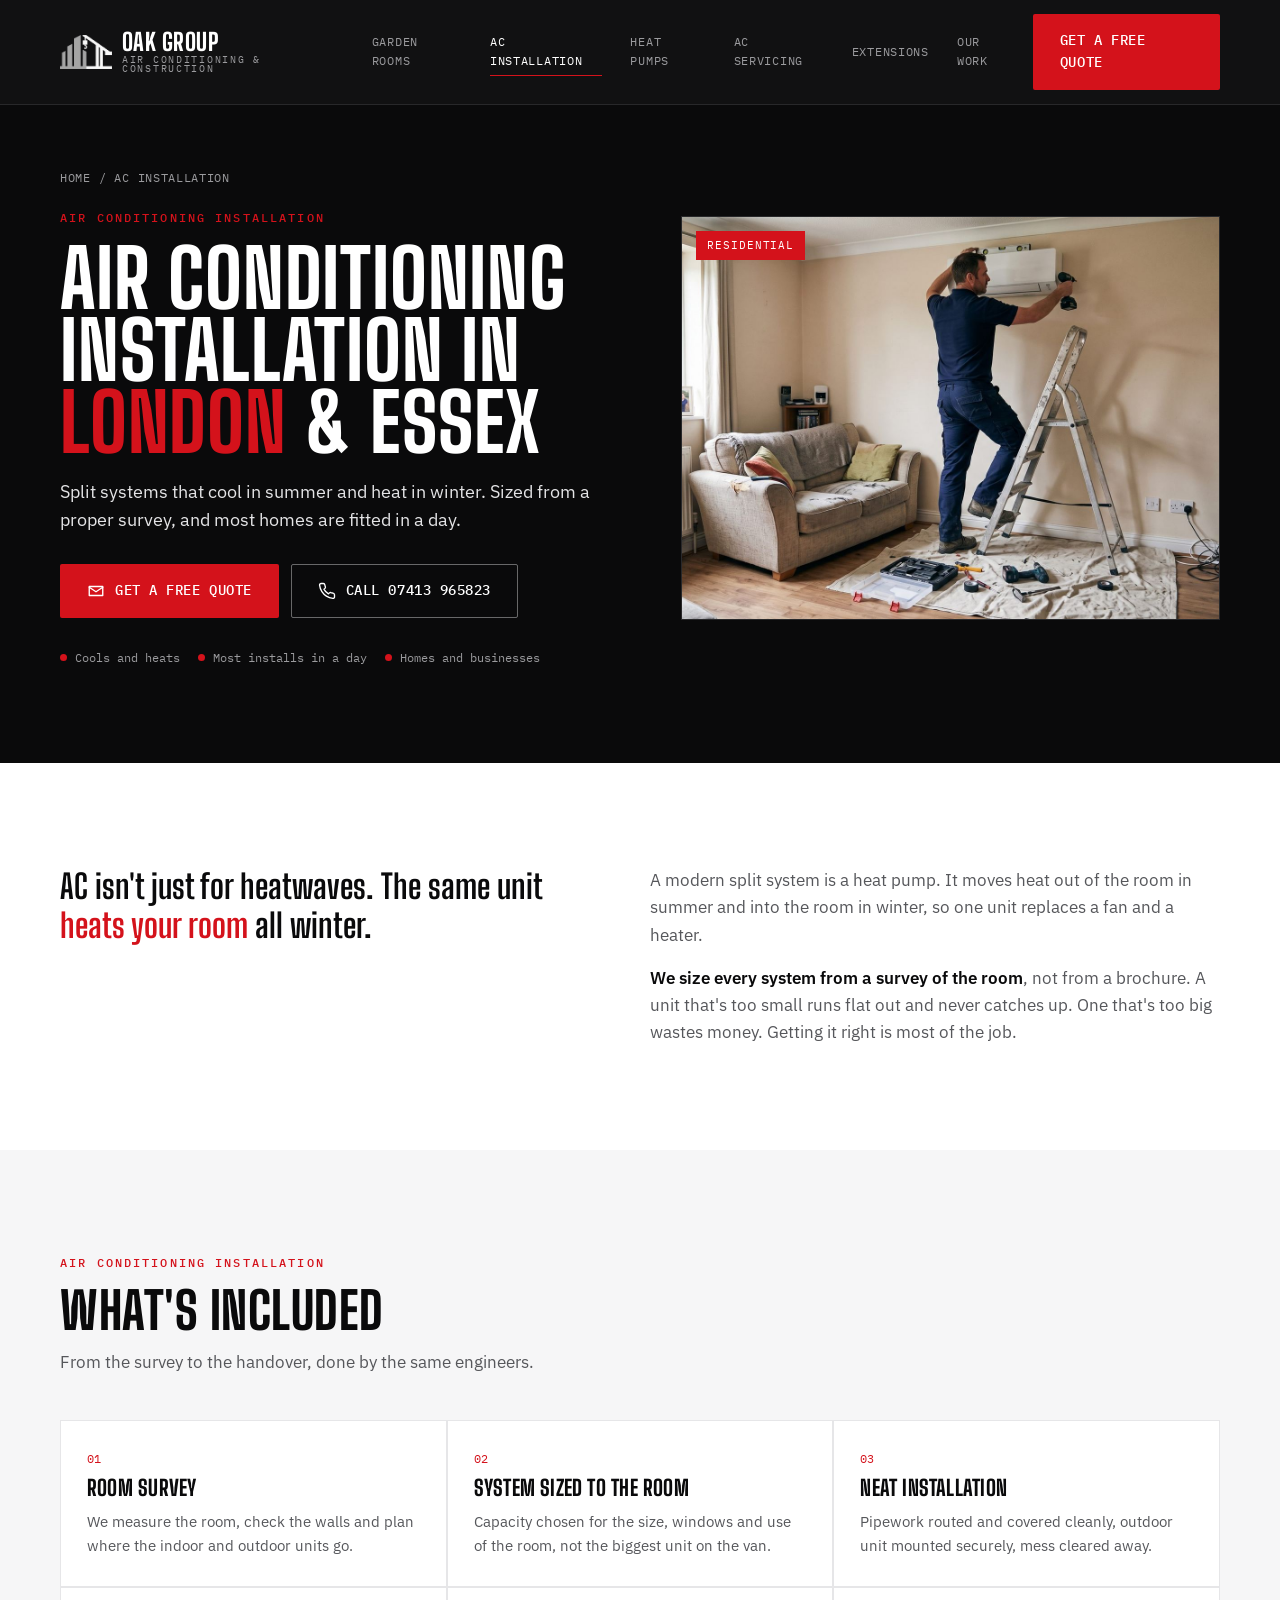
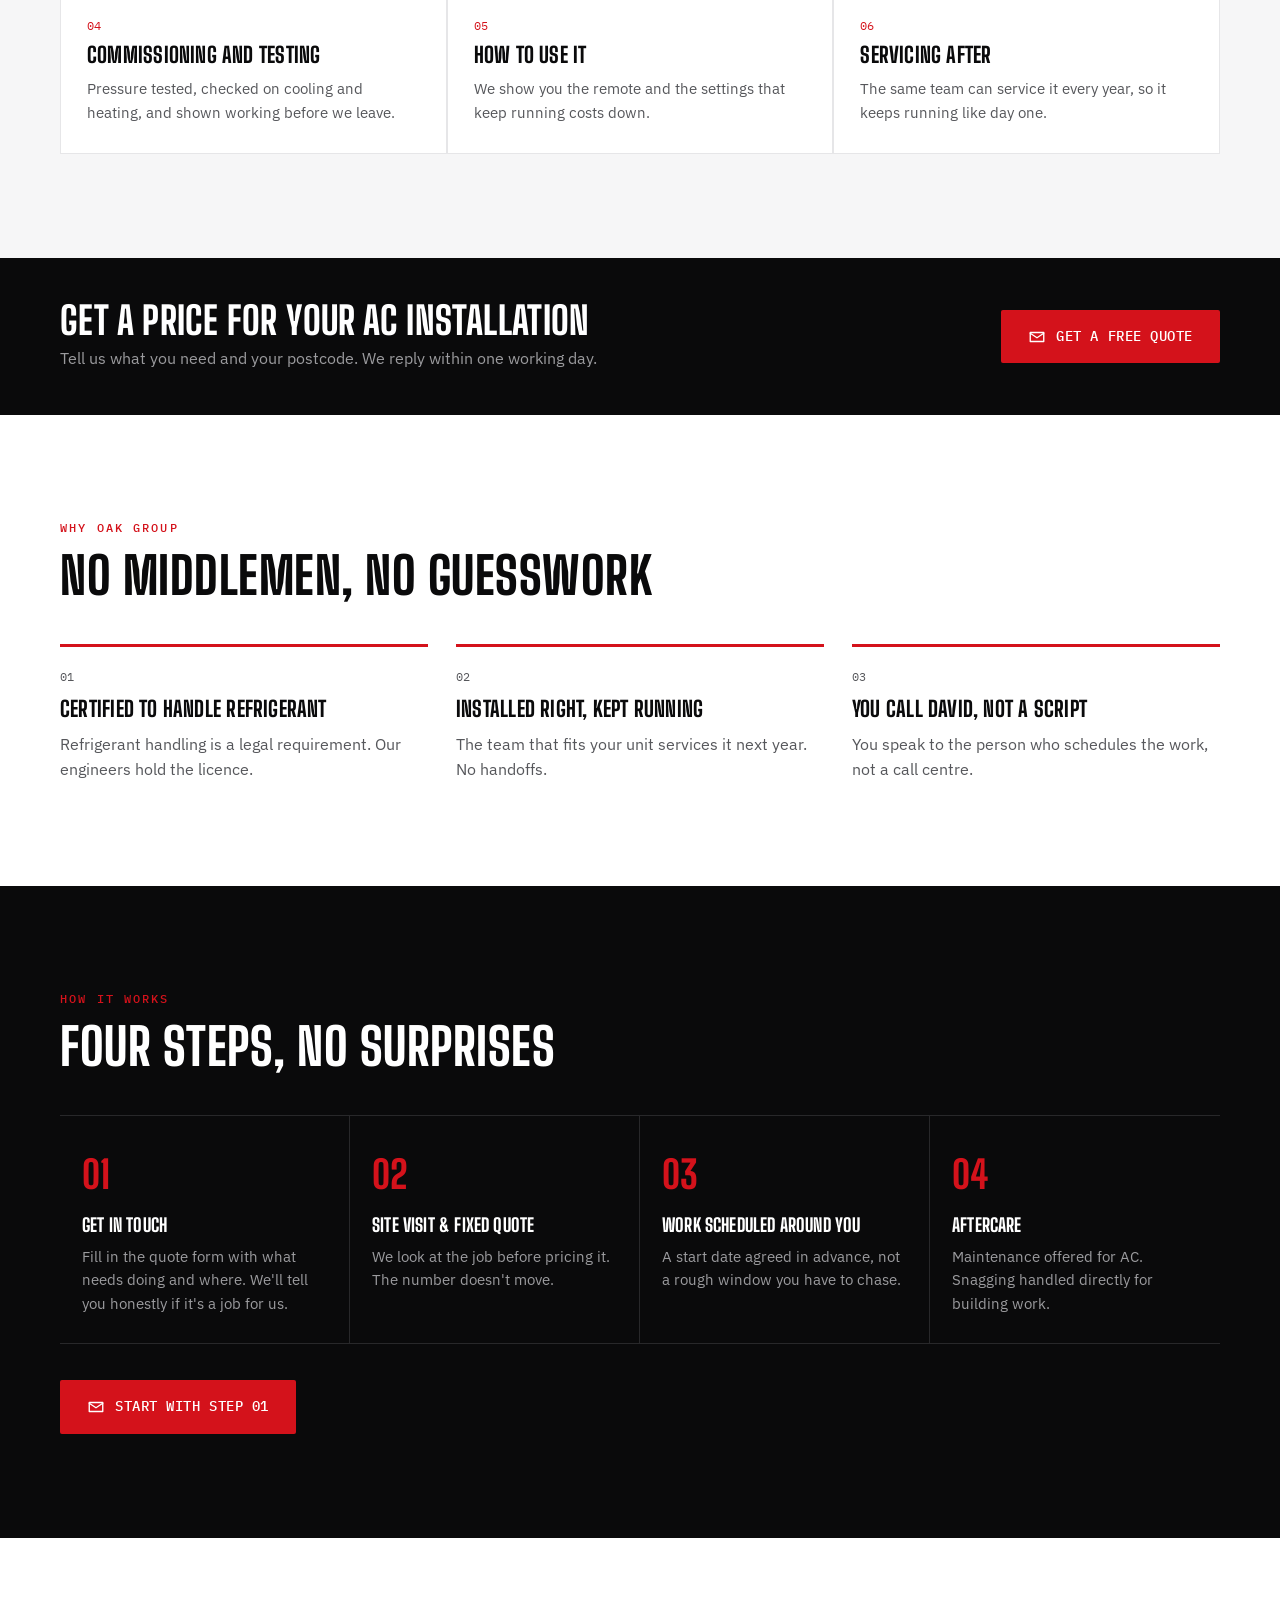
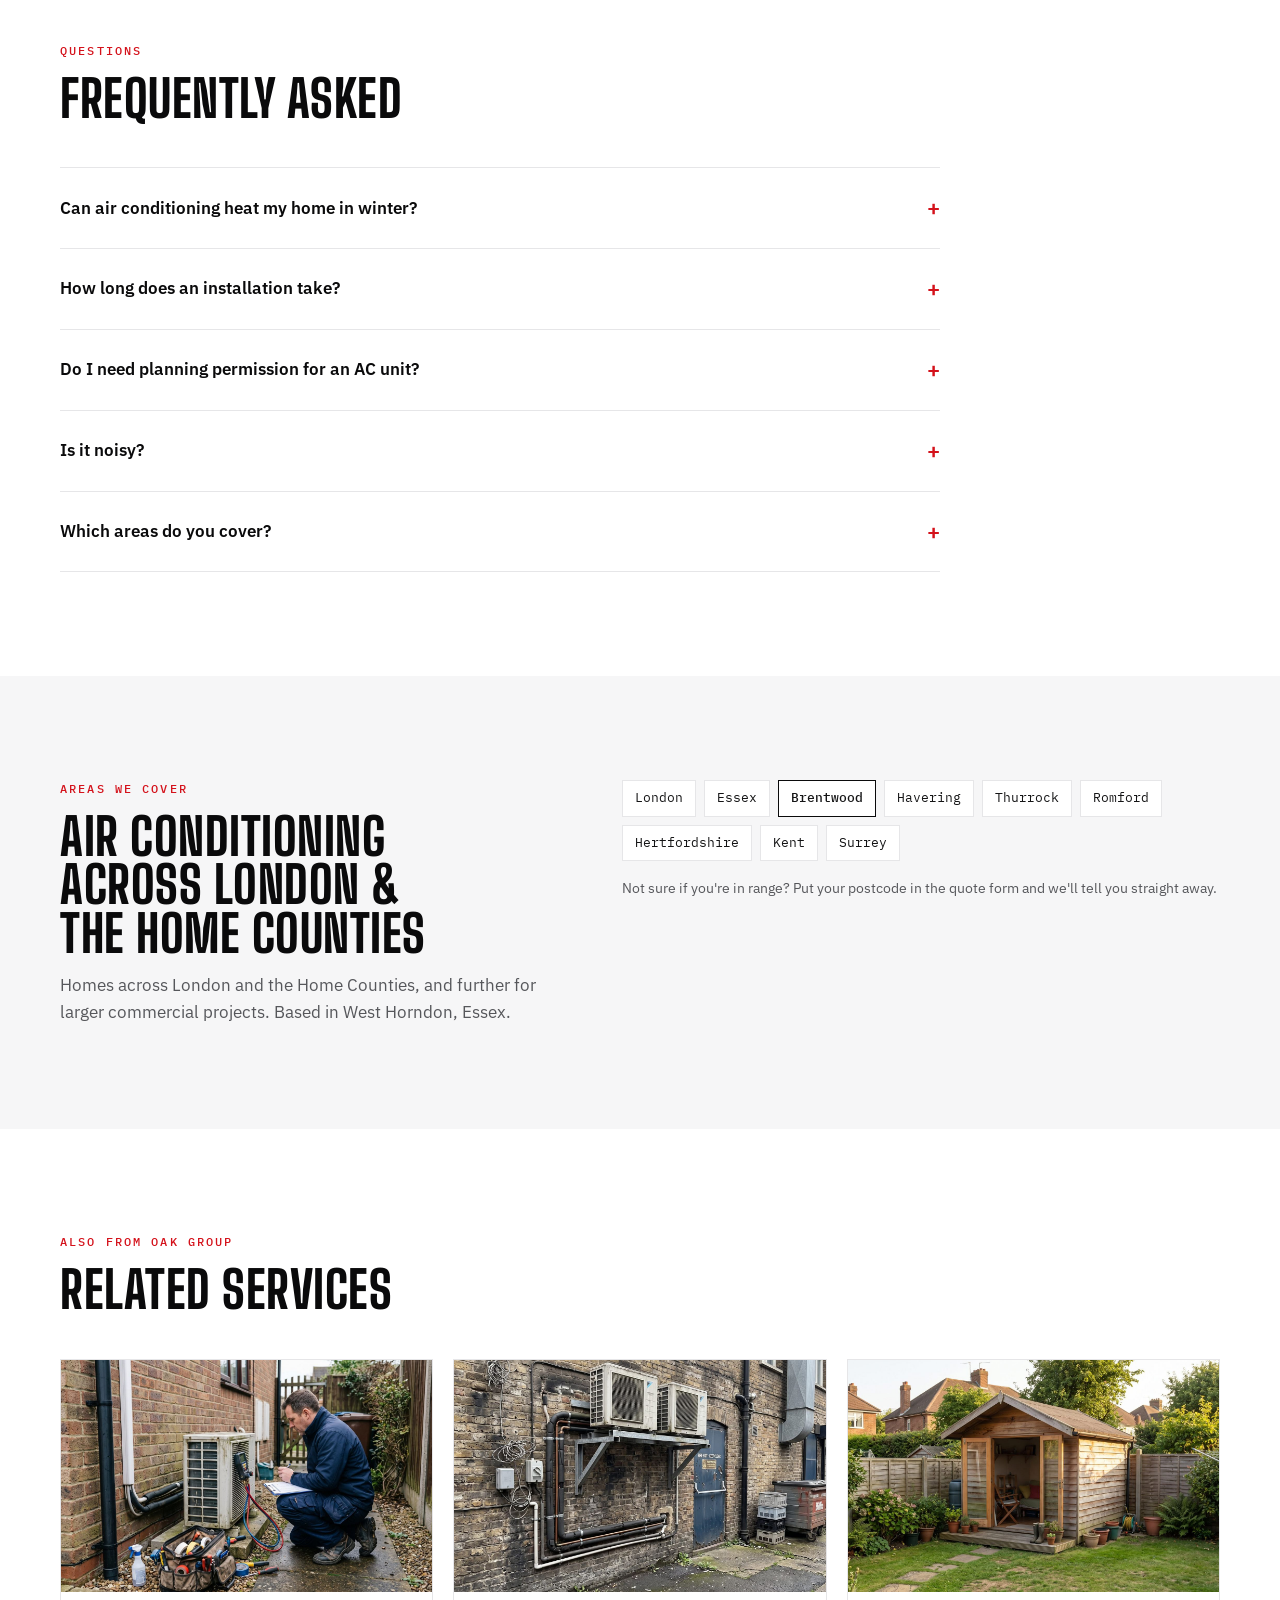
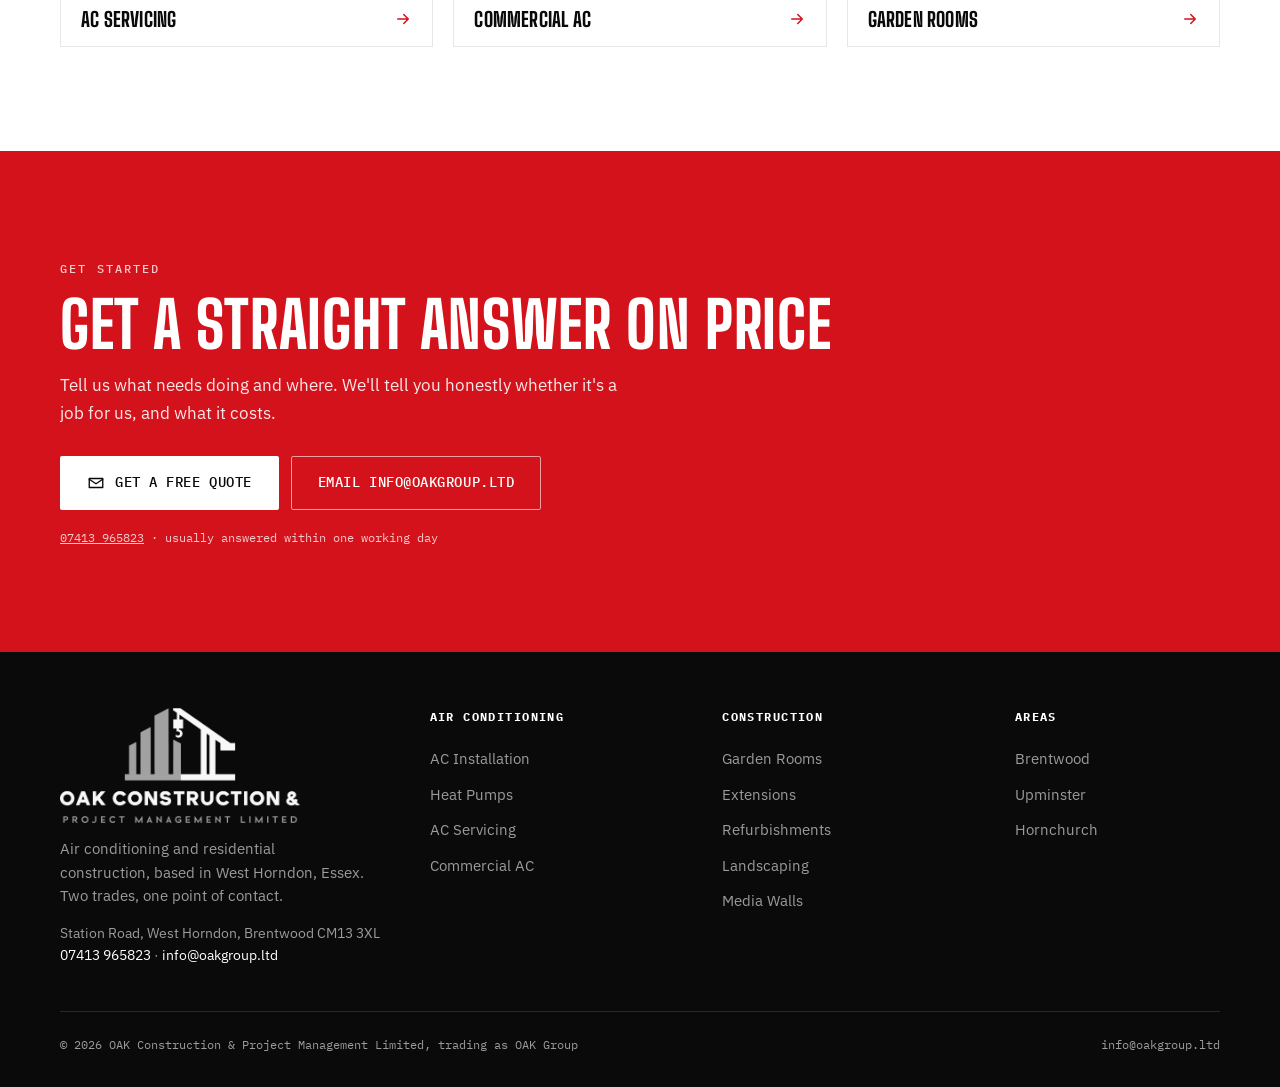
<file: air-conditioning-installation/index.html>
<!doctype html>
<html lang="en">
<head>
<meta charset="utf-8">
<meta name="viewport" content="width=device-width, initial-scale=1, viewport-fit=cover">
<title>Air Conditioning Installation in London &amp; Essex | OAK Group</title>
<meta name="description" content="Split system air conditioning that cools in summer and heats in winter. Sized from a proper survey, most homes fitted in a day. London, Essex and the Home Counties. Free quote.">
<meta name="robots" content="index, follow, max-image-preview:large">
<link rel="canonical" href="https://www.oakgroup.company/air-conditioning-installation/">
<meta property="og:type" content="website">
<meta property="og:site_name" content="OAK Group">
<meta property="og:url" content="https://www.oakgroup.company/air-conditioning-installation/">
<meta property="og:title" content="Air Conditioning Installation in London &amp; Essex | OAK Group">
<meta property="og:description" content="Split system air conditioning that cools in summer and heats in winter. Sized from a proper survey, most homes fitted in a day. London, Essex and the Home Counties. Free quote.">
<meta property="og:image" content="https://www.oakgroup.company/assets/aircon-install-residential.jpg">
<meta property="og:locale" content="en_GB">
<meta name="twitter:card" content="summary_large_image">
<meta name="geo.region" content="GB-ESS">
<meta name="geo.placename" content="West Horndon, Brentwood, Essex">
<meta name="theme-color" content="#0A0A0B">
<link rel="icon" type="image/png" href="../assets/favicon.png">
<link rel="apple-touch-icon" href="../assets/favicon.png">
<link rel="preconnect" href="https://fonts.googleapis.com">
<link rel="preconnect" href="https://fonts.gstatic.com" crossorigin>
<link href="https://fonts.googleapis.com/css2?family=Big+Shoulders+Display:wght@600;700;800;900&family=IBM+Plex+Sans:wght@400;500;600;700&family=IBM+Plex+Mono:wght@400;500&display=swap" rel="stylesheet">
<link rel="stylesheet" href="../assets/pages.css">
<script type="application/ld+json">
{
 "@context": "https://schema.org",
 "@graph": [
  {
   "@type": "Service",
   "@id": "https://www.oakgroup.company/air-conditioning-installation/#service",
   "name": "Air conditioning installation",
   "serviceType": "Air conditioning installation",
   "description": "Split system air conditioning that cools in summer and heats in winter. Sized from a proper survey, most homes fitted in a day. London, Essex and the Home Counties. Free quote.",
   "url": "https://www.oakgroup.company/air-conditioning-installation/",
   "image": "https://www.oakgroup.company/assets/aircon-install-residential.jpg",
   "areaServed": [
    {
     "@type": "Place",
     "name": "London"
    },
    {
     "@type": "Place",
     "name": "Essex"
    },
    {
     "@type": "Place",
     "name": "Brentwood"
    },
    {
     "@type": "Place",
     "name": "Havering"
    },
    {
     "@type": "Place",
     "name": "Thurrock"
    },
    {
     "@type": "Place",
     "name": "Romford"
    },
    {
     "@type": "Place",
     "name": "Hertfordshire"
    },
    {
     "@type": "Place",
     "name": "Kent"
    },
    {
     "@type": "Place",
     "name": "Surrey"
    }
   ],
   "provider": {
    "@type": [
     "HVACBusiness",
     "GeneralContractor"
    ],
    "@id": "https://www.oakgroup.company/#business",
    "name": "OAK Group",
    "url": "https://www.oakgroup.company/",
    "email": "info@oakgroup.ltd",
    "telephone": "+44 7413 965823",
    "sameAs": [
     "https://www.instagram.com/group.oak/",
     "https://www.facebook.com/people/Oak-Group-Company/61595795720572/"
    ],
    "address": {
     "@type": "PostalAddress",
     "streetAddress": "Station Road",
     "addressLocality": "West Horndon, Brentwood",
     "addressRegion": "Essex",
     "postalCode": "CM13 3XL",
     "addressCountry": "GB"
    }
   }
  },
  {
   "@type": "BreadcrumbList",
   "itemListElement": [
    {
     "@type": "ListItem",
     "position": 1,
     "name": "Home",
     "item": "https://www.oakgroup.company/"
    },
    {
     "@type": "ListItem",
     "position": 2,
     "name": "AC Installation",
     "item": "https://www.oakgroup.company/air-conditioning-installation/"
    }
   ]
  },
  {
   "@type": "FAQPage",
   "mainEntity": [
    {
     "@type": "Question",
     "name": "Can air conditioning heat my home in winter?",
     "acceptedAnswer": {
      "@type": "Answer",
      "text": "Yes. A split system works as an air to air heat pump. In heating mode it pulls heat from the outside air, even on cold days, and puts it into the room."
     }
    },
    {
     "@type": "Question",
     "name": "How long does an installation take?",
     "acceptedAnswer": {
      "@type": "Answer",
      "text": "Most single room installs in a home are done in a day. Multi room systems take longer, and we give you the timeline with your quote."
     }
    },
    {
     "@type": "Question",
     "name": "Do I need planning permission for an AC unit?",
     "acceptedAnswer": {
      "@type": "Answer",
      "text": "It depends on the property. Flats, listed buildings and conservation areas can need consent. We check this at the survey before you commit to anything."
     }
    },
    {
     "@type": "Question",
     "name": "Is it noisy?",
     "acceptedAnswer": {
      "@type": "Answer",
      "text": "Modern indoor units are quiet enough for bedrooms. We place the outdoor unit with you and your neighbours in mind."
     }
    },
    {
     "@type": "Question",
     "name": "Which areas do you cover?",
     "acceptedAnswer": {
      "@type": "Answer",
      "text": "London and the Home Counties for homes, and further for larger commercial projects. We're based in West Horndon, Essex."
     }
    }
   ]
  }
 ]
}
</script>
</head>
<body>

<!-- Generated by _build/services.py. Edit the copy there, not here. -->

<nav class="nav">
  <div class="container nav-row">
    <a href="../" class="brand">
      <img class="brand-icon" src="../assets/logo-oak-icon-white.png" alt="" width="52" height="34">
      <span class="brand-text">
        <span class="brand-mark">OAK Group</span>
        <span class="brand-sub">Air Conditioning &amp; Construction</span>
      </span>
    </a>
    <div class="nav-links">
      <a href="../garden-rooms/">Garden Rooms</a>
      <a href="../air-conditioning-installation/" aria-current="page">AC Installation</a>
      <a href="../heat-pumps/">Heat Pumps</a>
      <a href="../air-conditioning-maintenance/">AC Servicing</a>
      <a href="../house-extensions/">Extensions</a>
      <a href="../#work">Our Work</a>
    </div>
    <div class="nav-actions">
      <a class="btn btn-red nav-cta" href="../?service=ac-install#contact">Get a Free Quote</a>
      <button class="burger" id="burgerBtn" aria-label="Open menu" aria-expanded="false" aria-controls="mobileMenu">
        <svg id="burgerIconOpen" viewBox="0 0 24 24" fill="none" stroke="currentColor" stroke-width="1.8" stroke-linecap="round"><path d="M3 6h18M3 12h18M3 18h18"/></svg>
        <svg id="burgerIconClose" viewBox="0 0 24 24" fill="none" stroke="currentColor" stroke-width="1.8" stroke-linecap="round" style="display:none;"><path d="M6 6l12 12M18 6 6 18"/></svg>
      </button>
    </div>
  </div>
</nav>

<div class="mobile-menu" id="mobileMenu">
  <a href="../">Home</a>
  <a href="../garden-rooms/">Garden Rooms</a>
  <a href="../air-conditioning-installation/">AC Installation</a>
  <a href="../heat-pumps/">Heat Pumps</a>
  <a href="../air-conditioning-maintenance/">AC Servicing</a>
  <a href="../commercial-air-conditioning/">Commercial AC</a>
  <a href="../house-extensions/">Extensions</a>
  <a href="../refurbishments/">Refurbishments</a>
  <a href="../landscaping/">Landscaping</a>
  <a href="../media-walls/">Media Walls</a>
  <a class="btn btn-red" href="../?service=ac-install#contact">Get a Free Quote</a>
</div>

<header class="svc-hero">
  <div class="container svc-hero-grid">
    <div>
      <nav class="crumbs" aria-label="Breadcrumb"><a href="../">Home</a><span>/</span><span aria-current="page">AC Installation</span></nav>
      <span class="eyebrow">Air Conditioning Installation</span>
      <h1>Air Conditioning Installation in <em>London</em> &amp; Essex</h1>
      <p class="lead">Split systems that cool in summer and heat in winter. Sized from a proper survey, and most homes are fitted in a day.</p>
      <div class="hero-ctas">
        <a class="btn btn-red" href="../?service=ac-install#contact"><svg viewBox="0 0 24 24" fill="none" stroke="currentColor" stroke-width="1.8" stroke-linecap="round" stroke-linejoin="round"><path d="M3 6h18v12H3z"/><path d="m3 7 9 6 9-6"/></svg>Get a Free Quote</a>
        <a class="btn btn-ghost-ink" href="tel:+447413965823"><svg viewBox="0 0 24 24" fill="none" stroke="currentColor" stroke-width="1.8" stroke-linecap="round" stroke-linejoin="round"><path d="M22 16.9v3a2 2 0 0 1-2.2 2 19.8 19.8 0 0 1-8.6-3.1 19.5 19.5 0 0 1-6-6A19.8 19.8 0 0 1 2.1 4.2 2 2 0 0 1 4.1 2h3a2 2 0 0 1 2 1.7c.1.9.4 1.8.7 2.7a2 2 0 0 1-.5 2.1L8 9.8a16 16 0 0 0 6 6l1.3-1.3a2 2 0 0 1 2.1-.4c.9.3 1.8.6 2.7.7a2 2 0 0 1 1.7 2z"/></svg>Call 07413 965823</a>
      </div>
      <ul class="hero-facts">
          <li>Cools and heats</li>
          <li>Most installs in a day</li>
          <li>Homes and businesses</li>
      </ul>
    </div>
    <div class="svc-hero-media">
      <span class="tag">Residential</span>
      <img fetchpriority="high" decoding="async" width="1600" height="893" src="../assets/aircon-install-residential.jpg" alt="Engineer installing a wall-mounted split air conditioning unit in a British living room">
    </div>
  </div>
</header>

<main>
<section>
  <div class="container intro-grid">
    <p class="intro-kicker">AC isn't just for heatwaves. The same unit <mark>heats your room</mark> all winter.</p>
    <div class="intro-body">
        <p>A modern split system is a heat pump. It moves heat out of the room in summer and into the room in winter, so one unit replaces a fan and a heater.</p>
        <p><strong>We size every system from a survey of the room</strong>, not from a brochure. A unit that's too small runs flat out and never catches up. One that's too big wastes money. Getting it right is most of the job.</p>
    </div>
  </div>
</section>

<section class="included">
  <div class="container">
    <div class="section-head">
      <span class="eyebrow">Air Conditioning Installation</span>
      <h2>What's Included</h2>
      <p>From the survey to the handover, done by the same engineers.</p>
    </div>
    <div class="inc-grid">
      <div class="inc-card"><span class="num">01</span><h3>Room survey</h3><p>We measure the room, check the walls and plan where the indoor and outdoor units go.</p></div>
      <div class="inc-card"><span class="num">02</span><h3>System sized to the room</h3><p>Capacity chosen for the size, windows and use of the room, not the biggest unit on the van.</p></div>
      <div class="inc-card"><span class="num">03</span><h3>Neat installation</h3><p>Pipework routed and covered cleanly, outdoor unit mounted securely, mess cleared away.</p></div>
      <div class="inc-card"><span class="num">04</span><h3>Commissioning and testing</h3><p>Pressure tested, checked on cooling and heating, and shown working before we leave.</p></div>
      <div class="inc-card"><span class="num">05</span><h3>How to use it</h3><p>We show you the remote and the settings that keep running costs down.</p></div>
      <div class="inc-card"><span class="num">06</span><h3>Servicing after</h3><p>The same team can service it every year, so it keeps running like day one.</p></div>
    </div>
  </div>
</section>

<aside class="mid-cta">
  <div class="container mid-cta-row">
    <div>
      <h2>Get a Price for Your AC Installation</h2>
      <p>Tell us what you need and your postcode. We reply within one working day.</p>
    </div>
    <div class="btns">
      <a class="btn btn-red" href="../?service=ac-install#contact"><svg viewBox="0 0 24 24" fill="none" stroke="currentColor" stroke-width="1.8" stroke-linecap="round" stroke-linejoin="round"><path d="M3 6h18v12H3z"/><path d="m3 7 9 6 9-6"/></svg>Get a Free Quote</a>
    </div>
  </div>
</aside>

<section>
  <div class="container">
    <div class="section-head">
      <span class="eyebrow">Why OAK Group</span>
      <h2>No Middlemen, No Guesswork</h2>
    </div>
    <div class="why-grid">
      <div class="why-card"><span class="num">01</span><h3>Certified to handle refrigerant</h3><p>Refrigerant handling is a legal requirement. Our engineers hold the licence.</p></div>
      <div class="why-card"><span class="num">02</span><h3>Installed right, kept running</h3><p>The team that fits your unit services it next year. No handoffs.</p></div>
      <div class="why-card"><span class="num">03</span><h3>You call David, not a script</h3><p>You speak to the person who schedules the work, not a call centre.</p></div>
    </div>
  </div>
</section>

<section class="process">
  <div class="container on-ink">
    <div class="section-head">
      <span class="eyebrow">How It Works</span>
      <h2>Four Steps, No Surprises</h2>
    </div>
    <div class="process-grid">
      <div class="process-step"><span class="num">01</span><h3>Get in Touch</h3><p>Fill in the quote form with what needs doing and where. We'll tell you honestly if it's a job for us.</p></div>
      <div class="process-step"><span class="num">02</span><h3>Site Visit &amp; Fixed Quote</h3><p>We look at the job before pricing it. The number doesn't move.</p></div>
      <div class="process-step"><span class="num">03</span><h3>Work Scheduled Around You</h3><p>A start date agreed in advance, not a rough window you have to chase.</p></div>
      <div class="process-step"><span class="num">04</span><h3>Aftercare</h3><p>Maintenance offered for AC. Snagging handled directly for building work.</p></div>
    </div>
    <div class="process-foot">
      <a class="btn btn-red" href="../?service=ac-install#contact"><svg viewBox="0 0 24 24" fill="none" stroke="currentColor" stroke-width="1.8" stroke-linecap="round" stroke-linejoin="round"><path d="M3 6h18v12H3z"/><path d="m3 7 9 6 9-6"/></svg>Start With Step 01</a>
    </div>
  </div>
</section>

<section>
  <div class="container">
    <div class="section-head">
      <span class="eyebrow">Questions</span>
      <h2>Frequently Asked</h2>
    </div>
    <div class="faq-list">
      <details><summary>Can air conditioning heat my home in winter?</summary><div class="answer"><p>Yes. A split system works as an air to air heat pump. In heating mode it pulls heat from the outside air, even on cold days, and puts it into the room.</p></div></details>
      <details><summary>How long does an installation take?</summary><div class="answer"><p>Most single room installs in a home are done in a day. Multi room systems take longer, and we give you the timeline with your quote.</p></div></details>
      <details><summary>Do I need planning permission for an AC unit?</summary><div class="answer"><p>It depends on the property. Flats, listed buildings and conservation areas can need consent. We check this at the survey before you commit to anything.</p></div></details>
      <details><summary>Is it noisy?</summary><div class="answer"><p>Modern indoor units are quiet enough for bedrooms. We place the outdoor unit with you and your neighbours in mind.</p></div></details>
      <details><summary>Which areas do you cover?</summary><div class="answer"><p>London and the Home Counties for homes, and further for larger commercial projects. We&#x27;re based in West Horndon, Essex.</p></div></details>
    </div>
  </div>
</section>

<section class="areas">
  <div class="container areas-row">
    <div class="section-head" style="margin-bottom:0;">
      <span class="eyebrow">Areas We Cover</span>
      <h2>Air Conditioning Across London &amp; the Home Counties</h2>
      <p>Homes across London and the Home Counties, and further for larger commercial projects. Based in West Horndon, Essex.</p>
    </div>
    <div>
      <div class="area-pills"><span>London</span><span>Essex</span><a href="../brentwood/">Brentwood</a><span>Havering</span><span>Thurrock</span><span>Romford</span><span>Hertfordshire</span><span>Kent</span><span>Surrey</span></div>
      <p class="fine">Not sure if you're in range? Put your postcode in the quote form and we'll tell you straight away.</p>
    </div>
  </div>
</section>

<section>
  <div class="container">
    <div class="section-head">
      <span class="eyebrow">Also From OAK Group</span>
      <h2>Related Services</h2>
    </div>
    <div class="related-grid">
      <a class="related-card" href="../air-conditioning-maintenance/"><div class="img"><img loading="lazy" decoding="async" src="../assets/aircon-maintenance.jpg" alt="HVAC engineer servicing an outdoor air conditioning condenser unit"></div><div class="body"><h3>AC Servicing</h3><svg viewBox="0 0 24 24" fill="none" stroke="currentColor" stroke-width="2" stroke-linecap="round" stroke-linejoin="round"><path d="M5 12h14M13 6l6 6-6 6"/></svg></div></a>
      <a class="related-card" href="../commercial-air-conditioning/"><div class="img"><img loading="lazy" decoding="async" src="../assets/aircon-commercial-pub.jpg" alt="Commercial air conditioning condenser units outside an East London pub"></div><div class="body"><h3>Commercial AC</h3><svg viewBox="0 0 24 24" fill="none" stroke="currentColor" stroke-width="2" stroke-linecap="round" stroke-linejoin="round"><path d="M5 12h14M13 6l6 6-6 6"/></svg></div></a>
      <a class="related-card" href="../garden-rooms/"><div class="img"><img loading="lazy" decoding="async" src="../assets/summerhouse.jpg" alt="Insulated cedar-clad garden room built in an Essex back garden"></div><div class="body"><h3>Garden Rooms</h3><svg viewBox="0 0 24 24" fill="none" stroke="currentColor" stroke-width="2" stroke-linecap="round" stroke-linejoin="round"><path d="M5 12h14M13 6l6 6-6 6"/></svg></div></a>
    </div>
  </div>
</section>

<section class="final-cta" id="contact">
  <div class="container">
    <span class="eyebrow">Get Started</span>
    <h2>Get a Straight Answer on Price</h2>
    <p>Tell us what needs doing and where. We'll tell you honestly whether it's a job for us, and what it costs.</p>
    <div class="btns">
      <a class="btn btn-white" href="../?service=ac-install#contact"><svg viewBox="0 0 24 24" fill="none" stroke="currentColor" stroke-width="1.8" stroke-linecap="round" stroke-linejoin="round"><path d="M3 6h18v12H3z"/><path d="m3 7 9 6 9-6"/></svg>Get a Free Quote</a>
      <a class="btn btn-ghost-white" href="mailto:info@oakgroup.ltd?subject=Quote%20request%3A%20Air%20conditioning%20installation">Email info@oakgroup.ltd</a>
    </div>
    <p class="fine"><a href="tel:+447413965823" style="color:inherit;">07413 965823</a> &middot; usually answered within one working day</p>
  </div>
</section>
</main>

<footer>
  <div class="container">
    <div class="footer-grid">
      <div class="footer-brand">
        <a class="footer-logo" href="../"><img loading="lazy" decoding="async" src="../assets/logo-oak-white.png" alt="OAK Construction &amp; Project Management Limited" width="260" height="125"></a>
        <p>Air conditioning and residential construction, based in West Horndon, Essex. Two trades, one point of contact.</p>
        <address class="footer-nap">Station Road, West Horndon, Brentwood CM13 3XL<br><a href="tel:+447413965823">07413 965823</a> &middot; <a href="mailto:info@oakgroup.ltd">info@oakgroup.ltd</a></address>
      </div>
      <div class="footer-col">
        <h5>Air Conditioning</h5>
        <a href="../air-conditioning-installation/">AC Installation</a>
        <a href="../heat-pumps/">Heat Pumps</a>
        <a href="../air-conditioning-maintenance/">AC Servicing</a>
        <a href="../commercial-air-conditioning/">Commercial AC</a>
      </div>
      <div class="footer-col">
        <h5>Construction</h5>
        <a href="../garden-rooms/">Garden Rooms</a>
        <a href="../house-extensions/">Extensions</a>
        <a href="../refurbishments/">Refurbishments</a>
        <a href="../landscaping/">Landscaping</a>
        <a href="../media-walls/">Media Walls</a>
      </div>
      <div class="footer-col">
        <h5>Areas</h5>
        <a href="../brentwood/">Brentwood</a>
        <a href="../upminster/">Upminster</a>
        <a href="../hornchurch/">Hornchurch</a>
      </div>
    </div>
    <div class="footer-bottom">
      <span>&copy; 2026 OAK Construction &amp; Project Management Limited, trading as OAK Group</span>
      <a href="mailto:info@oakgroup.ltd">info@oakgroup.ltd</a>
    </div>
  </div>
</footer>

<div class="sticky-cta">
  <a class="btn btn-red" href="../?service=ac-install#contact"><svg viewBox="0 0 24 24" fill="none" stroke="currentColor" stroke-width="1.8" stroke-linecap="round" stroke-linejoin="round"><path d="M3 6h18v12H3z"/><path d="m3 7 9 6 9-6"/></svg>Get a Free Quote</a>
  <a class="btn btn-ghost-ink" href="tel:+447413965823" aria-label="Call OAK Group"><svg viewBox="0 0 24 24" fill="none" stroke="currentColor" stroke-width="1.8" stroke-linecap="round" stroke-linejoin="round"><path d="M22 16.9v3a2 2 0 0 1-2.2 2 19.8 19.8 0 0 1-8.6-3.1 19.5 19.5 0 0 1-6-6A19.8 19.8 0 0 1 2.1 4.2 2 2 0 0 1 4.1 2h3a2 2 0 0 1 2 1.7c.1.9.4 1.8.7 2.7a2 2 0 0 1-.5 2.1L8 9.8a16 16 0 0 0 6 6l1.3-1.3a2 2 0 0 1 2.1-.4c.9.3 1.8.6 2.7.7a2 2 0 0 1 1.7 2z"/></svg>Call</a>
</div>

<script>
(function(){
  var burger = document.getElementById('burgerBtn');
  var menu = document.getElementById('mobileMenu');
  var iconOpen = document.getElementById('burgerIconOpen');
  var iconClose = document.getElementById('burgerIconClose');
  function setOpen(open){
    menu.classList.toggle('is-open', open);
    burger.setAttribute('aria-expanded', open ? 'true' : 'false');
    iconOpen.style.display = open ? 'none' : 'block';
    iconClose.style.display = open ? 'block' : 'none';
  }
  burger.addEventListener('click', function(){ setOpen(!menu.classList.contains('is-open')); });
  menu.querySelectorAll('a').forEach(function(a){ a.addEventListener('click', function(){ setOpen(false); }); });
})();
</script>
</body>
</html>
</file>
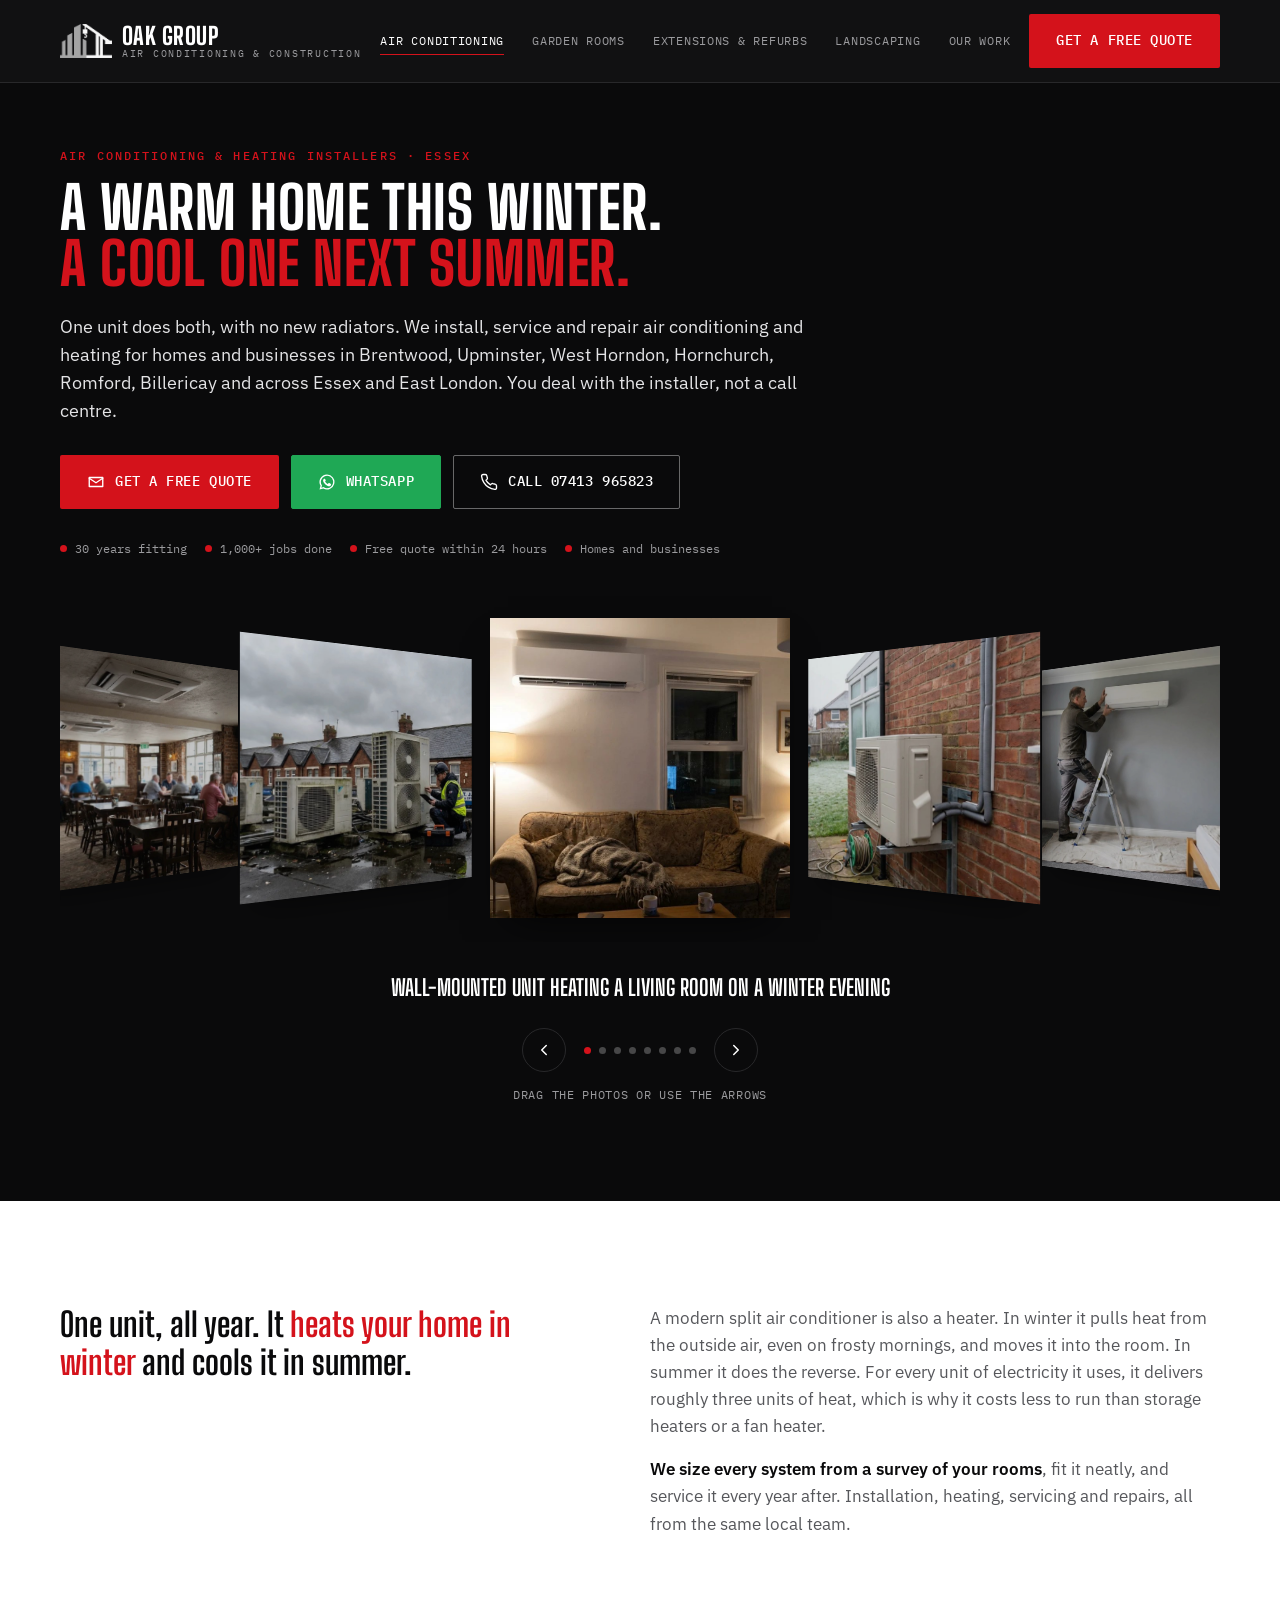
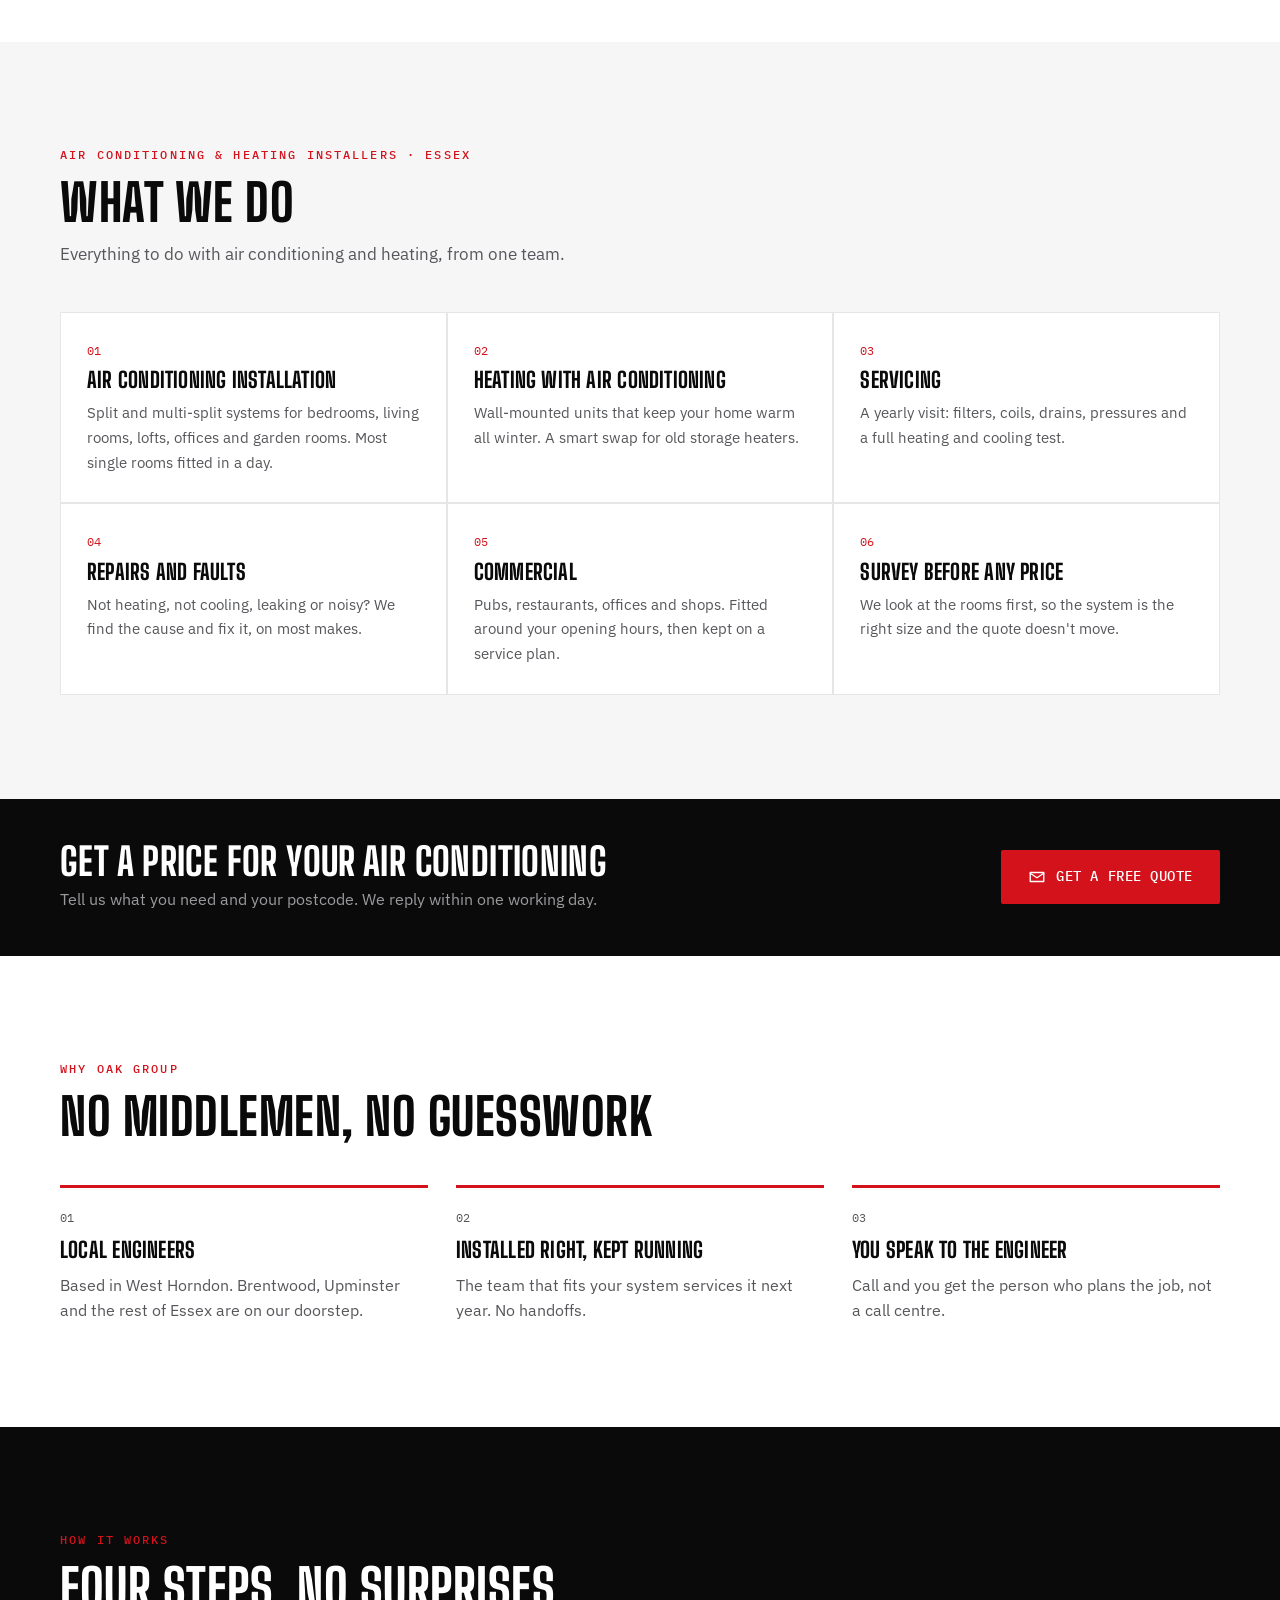
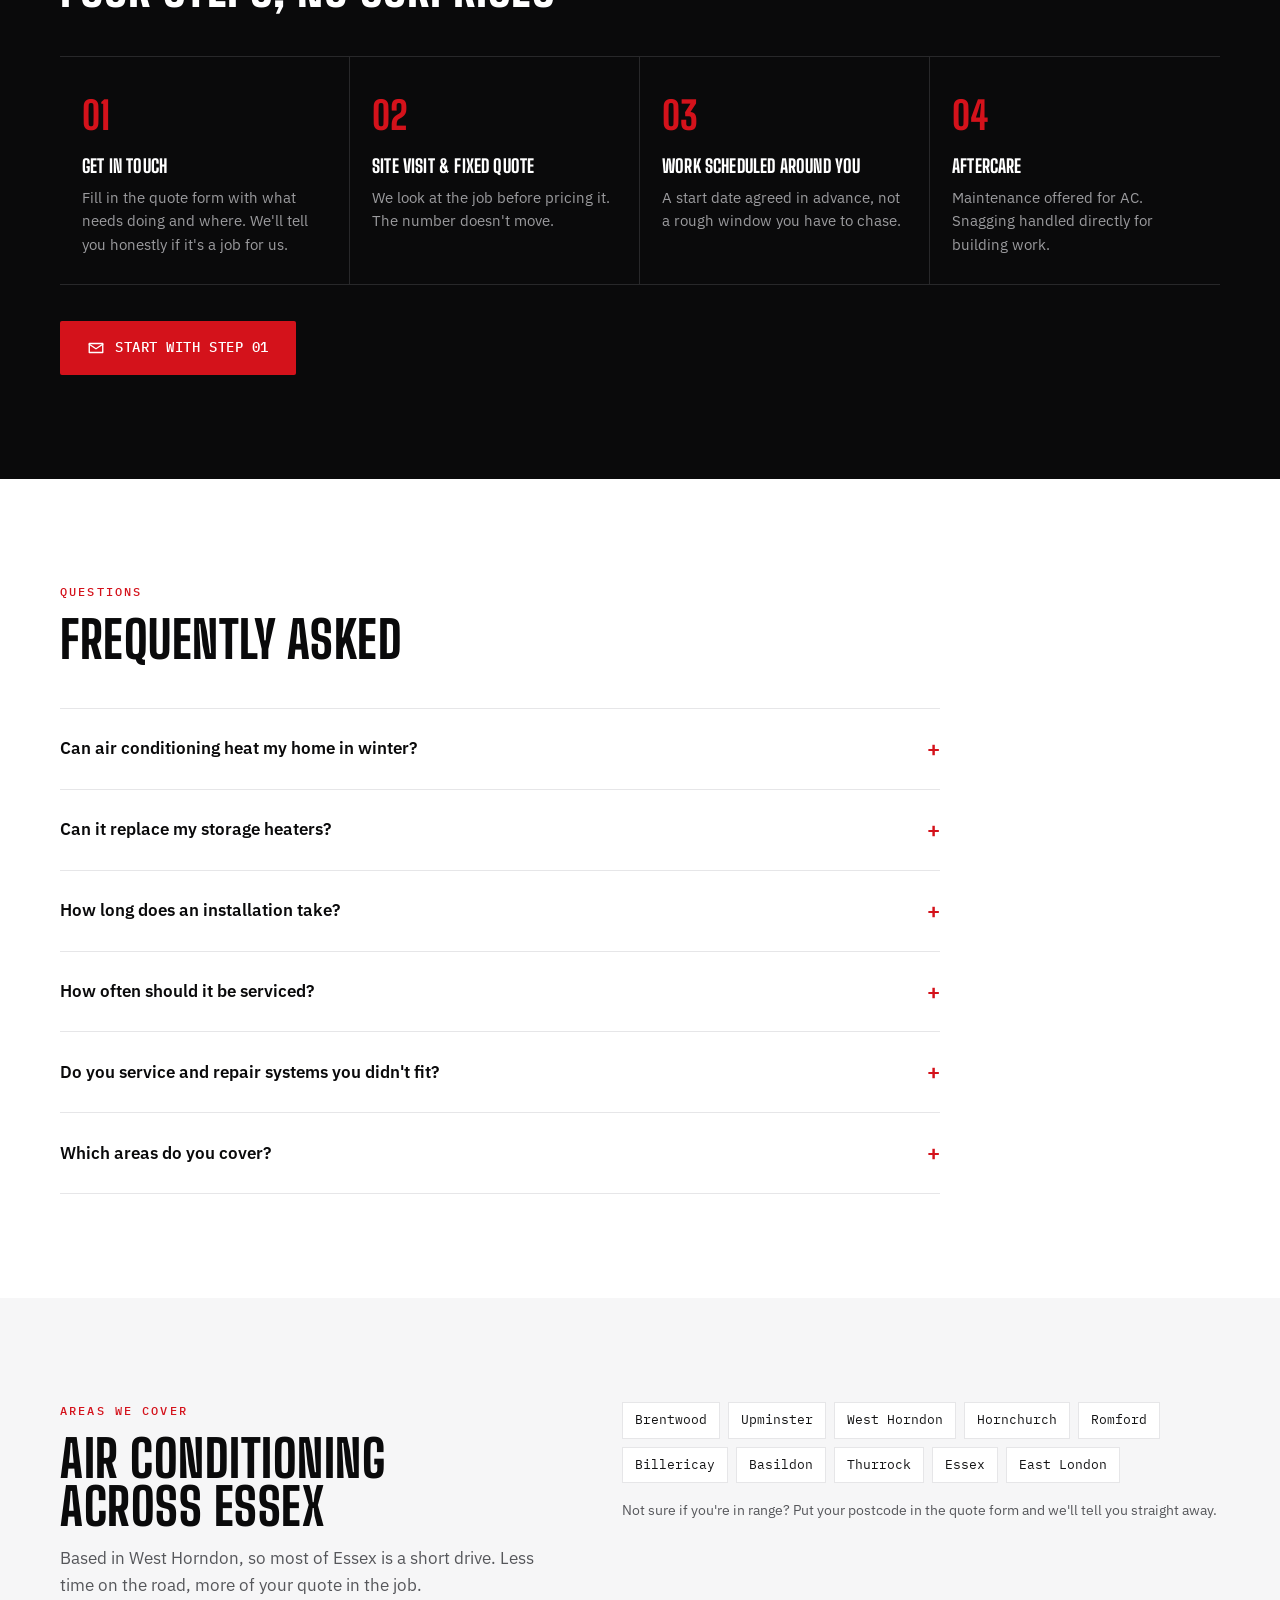
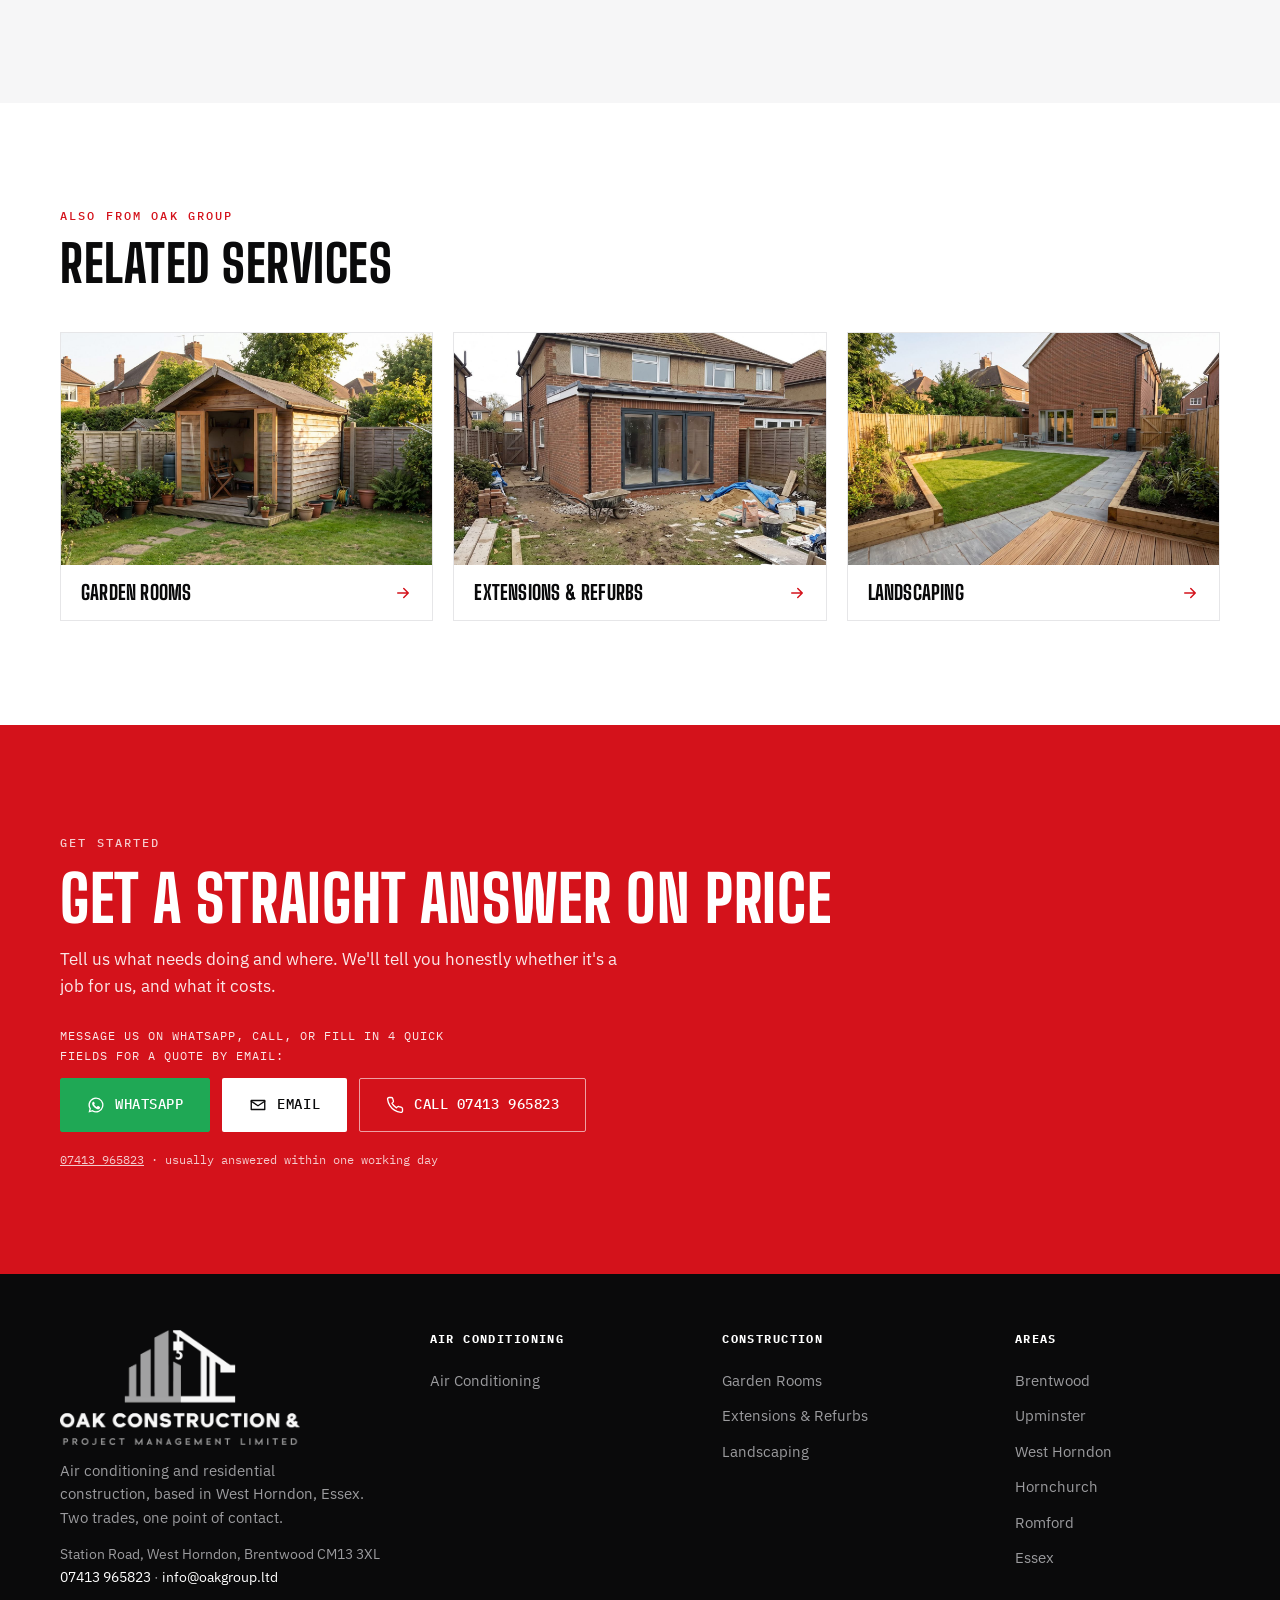
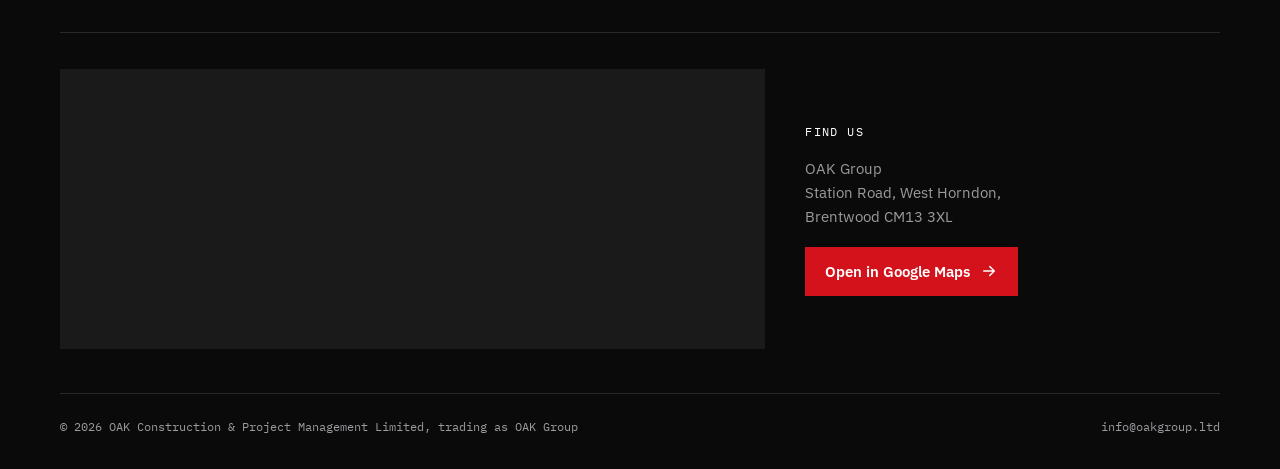
<file: air-conditioning/index.html>
<!doctype html>
<html lang="en">
<head>
<meta charset="utf-8">
<meta name="viewport" content="width=device-width, initial-scale=1, viewport-fit=cover">
<title>Air Conditioning &amp; Heating in Essex | Install, Service, Repair | OAK Group</title>
<meta name="description" content="Air conditioning that heats in winter and cools in summer. Installation, servicing and repairs for homes and businesses in Brentwood, Upminster, West Horndon and across Essex.">
<meta name="robots" content="index, follow, max-image-preview:large">
<link rel="canonical" href="https://www.oakgroup.company/air-conditioning/">
<meta property="og:type" content="website">
<meta property="og:site_name" content="OAK Group">
<meta property="og:url" content="https://www.oakgroup.company/air-conditioning/">
<meta property="og:title" content="Air Conditioning &amp; Heating in Essex | Install, Service, Repair | OAK Group">
<meta property="og:description" content="Air conditioning that heats in winter and cools in summer. Installation, servicing and repairs for homes and businesses in Brentwood, Upminster, West Horndon and across Essex.">
<meta property="og:image" content="https://www.oakgroup.company/assets/ac-living-room-winter.jpg">
<meta property="og:locale" content="en_GB">
<meta name="twitter:card" content="summary_large_image">
<meta name="geo.region" content="GB-ESS">
<meta name="geo.placename" content="West Horndon, Brentwood, Essex">
<meta name="theme-color" content="#0A0A0B">
<link rel="icon" href="/favicon.ico" sizes="48x48">
<link rel="icon" type="image/png" sizes="96x96" href="/assets/favicon-96.png">
<link rel="icon" type="image/png" sizes="192x192" href="/assets/favicon-192.png">
<link rel="apple-touch-icon" sizes="180x180" href="/assets/favicon-180.png">
<link rel="manifest" href="/site.webmanifest">
<script src="/assets/oak-source.js"></script>
<!-- Google tag (gtag.js) -->
<script async src="https://www.googletagmanager.com/gtag/js?id=AW-18524409646"></script>
<script>
  window.dataLayer = window.dataLayer || [];
  function gtag(){dataLayer.push(arguments);}
  gtag('js', new Date());
  gtag('config', 'AW-18524409646');
</script>
<link rel="preconnect" href="https://fonts.googleapis.com">
<link rel="preconnect" href="https://fonts.gstatic.com" crossorigin>
<link href="https://fonts.googleapis.com/css2?family=Big+Shoulders+Display:wght@600;700;800;900&family=IBM+Plex+Sans:wght@400;500;600;700&family=IBM+Plex+Mono:wght@400;500&display=swap" rel="stylesheet">
<link rel="stylesheet" href="../assets/pages.css">
<script type="application/ld+json">
{
 "@context": "https://schema.org",
 "@graph": [
  {
   "@type": "Service",
   "@id": "https://www.oakgroup.company/air-conditioning/#service",
   "name": "Air conditioning and heating installation, servicing and repair",
   "serviceType": "Air conditioning and heating installation, servicing and repair",
   "description": "Air conditioning that heats in winter and cools in summer. Installation, servicing and repairs for homes and businesses in Brentwood, Upminster, West Horndon and across Essex.",
   "url": "https://www.oakgroup.company/air-conditioning/",
   "image": "https://www.oakgroup.company/assets/ac-living-room-winter.jpg",
   "areaServed": [
    {
     "@type": "Place",
     "name": "Brentwood"
    },
    {
     "@type": "Place",
     "name": "Upminster"
    },
    {
     "@type": "Place",
     "name": "West Horndon"
    },
    {
     "@type": "Place",
     "name": "Hornchurch"
    },
    {
     "@type": "Place",
     "name": "Romford"
    },
    {
     "@type": "Place",
     "name": "Billericay"
    },
    {
     "@type": "Place",
     "name": "Basildon"
    },
    {
     "@type": "Place",
     "name": "Thurrock"
    },
    {
     "@type": "Place",
     "name": "Essex"
    },
    {
     "@type": "Place",
     "name": "East London"
    }
   ],
   "provider": {
    "@type": [
     "HVACBusiness",
     "GeneralContractor"
    ],
    "@id": "https://www.oakgroup.company/#business",
    "name": "OAK Group",
    "url": "https://www.oakgroup.company/",
    "email": "info@oakgroup.ltd",
    "telephone": "+44 7413 965823",
    "sameAs": [
     "https://www.instagram.com/group.oak/",
     "https://www.facebook.com/people/Oak-Group-Company/61595795720572/"
    ],
    "address": {
     "@type": "PostalAddress",
     "streetAddress": "Station Road",
     "addressLocality": "West Horndon, Brentwood",
     "addressRegion": "Essex",
     "postalCode": "CM13 3XL",
     "addressCountry": "GB"
    }
   }
  },
  {
   "@type": "BreadcrumbList",
   "itemListElement": [
    {
     "@type": "ListItem",
     "position": 1,
     "name": "Home",
     "item": "https://www.oakgroup.company/"
    },
    {
     "@type": "ListItem",
     "position": 2,
     "name": "Air Conditioning",
     "item": "https://www.oakgroup.company/air-conditioning/"
    }
   ]
  },
  {
   "@type": "FAQPage",
   "mainEntity": [
    {
     "@type": "Question",
     "name": "Can air conditioning heat my home in winter?",
     "acceptedAnswer": {
      "@type": "Answer",
      "text": "Yes. A split system heats as well as cools. In heating mode it pulls heat from the outside air, even below freezing, and puts it into the room."
     }
    },
    {
     "@type": "Question",
     "name": "Can it replace my storage heaters?",
     "acceptedAnswer": {
      "@type": "Answer",
      "text": "Yes, and it is one of the best swaps you can make. Storage heaters charge overnight and often run out by the evening. Air conditioning heats when you need it, using less electricity."
     }
    },
    {
     "@type": "Question",
     "name": "How long does an installation take?",
     "acceptedAnswer": {
      "@type": "Answer",
      "text": "Most single room installs are done in a day. Multi-room systems take longer, and you get the timeline with your quote."
     }
    },
    {
     "@type": "Question",
     "name": "How often should it be serviced?",
     "acceptedAnswer": {
      "@type": "Answer",
      "text": "Once a year for most homes. Busy commercial sites, like kitchens and pubs, can need more."
     }
    },
    {
     "@type": "Question",
     "name": "Do you service and repair systems you didn't fit?",
     "acceptedAnswer": {
      "@type": "Answer",
      "text": "Yes. We service and repair most makes. Add the make and model in the quote form if you have them."
     }
    },
    {
     "@type": "Question",
     "name": "Which areas do you cover?",
     "acceptedAnswer": {
      "@type": "Answer",
      "text": "Brentwood, Upminster, West Horndon, Hornchurch, Romford, Billericay and across Essex and East London. We are based in West Horndon."
     }
    }
   ]
  }
 ]
}
</script>
</head>
<body>

<!-- Generated by _build/services.py. Edit the copy there, not here. -->

<nav class="nav">
  <div class="container nav-row">
    <a href="../" class="brand">
      <img class="brand-icon" src="../assets/logo-oak-icon-white.png" alt="" width="52" height="34">
      <span class="brand-text">
        <span class="brand-mark">OAK Group</span>
        <span class="brand-sub">Air Conditioning &amp; Construction</span>
      </span>
    </a>
    <div class="nav-links">
      <a href="../air-conditioning/" aria-current="page">Air Conditioning</a>
      <a href="../garden-rooms/">Garden Rooms</a>
      <a href="../building-works/">Extensions &amp; Refurbs</a>
      <a href="../landscaping/">Landscaping</a>
      <a href="../#work">Our Work</a>
    </div>
    <div class="nav-actions">
      <a class="btn btn-red nav-cta" href="../#contact">Get a Free Quote</a>
      <button class="burger" id="burgerBtn" aria-label="Open menu" aria-expanded="false" aria-controls="mobileMenu">
        <svg id="burgerIconOpen" viewBox="0 0 24 24" fill="none" stroke="currentColor" stroke-width="1.8" stroke-linecap="round"><path d="M3 6h18M3 12h18M3 18h18"/></svg>
        <svg id="burgerIconClose" viewBox="0 0 24 24" fill="none" stroke="currentColor" stroke-width="1.8" stroke-linecap="round" style="display:none;"><path d="M6 6l12 12M18 6 6 18"/></svg>
      </button>
    </div>
  </div>
</nav>

<div class="mobile-menu" id="mobileMenu">
  <a href="../">Home</a>
  <a href="../air-conditioning/">Air Conditioning</a>
  <a href="../garden-rooms/">Garden Rooms</a>
  <a href="../building-works/">Extensions &amp; Refurbs</a>
  <a href="../landscaping/">Landscaping</a>
  <a class="btn btn-red" href="../#contact">Get a Free Quote</a>
</div>

<header class="svc-hero">
  <div class="container">
    <div class="svc-hero-text">
      <span class="eyebrow">Air Conditioning &amp; Heating Installers &middot; Essex</span>
      <h1 class="h1-promise">A warm home this winter. <em>A cool one next summer.</em></h1>
      <p class="lead">One unit does both, with no new radiators. We install, service and repair air conditioning and heating for homes and businesses in Brentwood, Upminster, West Horndon, Hornchurch, Romford, Billericay and across Essex and East London. You deal with the installer, not a call centre.</p>
      <div class="hero-ctas">
        <a class="btn btn-red" href="../#contact"><svg viewBox="0 0 24 24" fill="none" stroke="currentColor" stroke-width="1.8" stroke-linecap="round" stroke-linejoin="round"><path d="M3 6h18v12H3z"/><path d="m3 7 9 6 9-6"/></svg>Get a Free Quote</a>
        <a class="btn btn-wa" href="https://wa.me/447413965823?text=Hi%20OAK%20Group%21%20I%20found%20you%20on%20your%20website%20and%20I%27d%20like%20a%20quote%20for%20air%20conditioning%20/%20heating.%0A%0AMy%20area%20/%20postcode%3A%20%0AWhat%20I%20need%3A%20" target="_blank" rel="noopener"><svg viewBox="0 0 24 24" fill="currentColor" aria-hidden="true"><path d="M12 2a10 10 0 0 0-8.6 15.1L2 22l5-1.3A10 10 0 1 0 12 2Zm0 18.2a8.2 8.2 0 0 1-4.2-1.2l-.3-.2-3 .8.8-2.9-.2-.3A8.2 8.2 0 1 1 12 20.2Zm4.5-6.1c-.2-.1-1.5-.7-1.7-.8-.2-.1-.4-.1-.6.1l-.8 1c-.1.2-.3.2-.5.1a6.7 6.7 0 0 1-3.3-2.9c-.3-.4.2-.4.7-1.3.1-.2 0-.3 0-.4l-.8-1.8c-.2-.5-.4-.4-.6-.4h-.5a1 1 0 0 0-.7.3 3 3 0 0 0-.9 2.2 5.2 5.2 0 0 0 1.1 2.7 11.8 11.8 0 0 0 4.5 4c1.7.7 2.3.8 3.2.6.5-.1 1.5-.6 1.7-1.2.2-.6.2-1.1.1-1.2l-.5-.3Z"/></svg>WhatsApp</a>
        <a class="btn btn-ghost-ink" href="tel:+447413965823"><svg viewBox="0 0 24 24" fill="none" stroke="currentColor" stroke-width="1.8" stroke-linecap="round" stroke-linejoin="round"><path d="M22 16.9v3a2 2 0 0 1-2.2 2 19.8 19.8 0 0 1-8.6-3.1 19.5 19.5 0 0 1-6-6A19.8 19.8 0 0 1 2.1 4.2 2 2 0 0 1 4.1 2h3a2 2 0 0 1 2 1.7c.1.9.4 1.8.7 2.7a2 2 0 0 1-.5 2.1L8 9.8a16 16 0 0 0 6 6l1.3-1.3a2 2 0 0 1 2.1-.4c.9.3 1.8.6 2.7.7a2 2 0 0 1 1.7 2z"/></svg>Call 07413 965823</a>
      </div>
      <ul class="hero-facts">
          <li>30 years fitting</li>
          <li>1,000+ jobs done</li>
          <li>Free quote within 24 hours</li>
          <li>Homes and businesses</li>
      </ul>
    </div>
    <div class="cf-wrap">
      <div class="cf-frame" id="cfFrame" tabindex="0" role="region" aria-roledescription="carousel" aria-label="Photos">
        <div class="cf-stage" id="cfStage"></div>
      </div>
      <div class="cf-caption">
        <p class="cf-title" id="cfTitle"></p>
        <p class="cf-sub" id="cfSub"></p>
      </div>
      <div class="cf-nav">
        <button id="cfPrev" aria-label="Previous photo"><svg viewBox="0 0 24 24" fill="none" stroke="currentColor" stroke-width="2" stroke-linecap="round" stroke-linejoin="round"><path d="m15 18-6-6 6-6"/></svg></button>
        <div class="cf-dots" id="cfDots"></div>
        <button id="cfNext" aria-label="Next photo"><svg viewBox="0 0 24 24" fill="none" stroke="currentColor" stroke-width="2" stroke-linecap="round" stroke-linejoin="round"><path d="m9 18 6-6-6-6"/></svg></button>
      </div>
      <p class="cf-hint">Drag the photos or use the arrows</p>
    </div>
  </div>
</header>

<main>
<section>
  <div class="container intro-grid">
    <p class="intro-kicker">One unit, all year. It <mark>heats your home in winter</mark> and cools it in summer.</p>
    <div class="intro-body">
        <p>A modern split air conditioner is also a heater. In winter it pulls heat from the outside air, even on frosty mornings, and moves it into the room. In summer it does the reverse. For every unit of electricity it uses, it delivers roughly three units of heat, which is why it costs less to run than storage heaters or a fan heater.</p>
        <p><strong>We size every system from a survey of your rooms</strong>, fit it neatly, and service it every year after. Installation, heating, servicing and repairs, all from the same local team.</p>
    </div>
  </div>
</section>

<section class="included" id="services">
  <div class="container">
    <div class="section-head">
      <span class="eyebrow">Air Conditioning &amp; Heating Installers &middot; Essex</span>
      <h2>What We Do</h2>
      <p>Everything to do with air conditioning and heating, from one team.</p>
    </div>
    <div class="inc-grid">
      <div class="inc-card"><span class="num">01</span><h3>Air conditioning installation</h3><p>Split and multi-split systems for bedrooms, living rooms, lofts, offices and garden rooms. Most single rooms fitted in a day.</p></div>
      <div class="inc-card"><span class="num">02</span><h3>Heating with air conditioning</h3><p>Wall-mounted units that keep your home warm all winter. A smart swap for old storage heaters.</p></div>
      <div class="inc-card"><span class="num">03</span><h3>Servicing</h3><p>A yearly visit: filters, coils, drains, pressures and a full heating and cooling test.</p></div>
      <div class="inc-card"><span class="num">04</span><h3>Repairs and faults</h3><p>Not heating, not cooling, leaking or noisy? We find the cause and fix it, on most makes.</p></div>
      <div class="inc-card"><span class="num">05</span><h3>Commercial</h3><p>Pubs, restaurants, offices and shops. Fitted around your opening hours, then kept on a service plan.</p></div>
      <div class="inc-card"><span class="num">06</span><h3>Survey before any price</h3><p>We look at the rooms first, so the system is the right size and the quote doesn't move.</p></div>
    </div>
  </div>
</section>

<aside class="mid-cta">
  <div class="container mid-cta-row">
    <div>
      <h2>Get a Price for Your Air Conditioning</h2>
      <p>Tell us what you need and your postcode. We reply within one working day.</p>
    </div>
    <div class="btns">
      <a class="btn btn-red" href="../#contact"><svg viewBox="0 0 24 24" fill="none" stroke="currentColor" stroke-width="1.8" stroke-linecap="round" stroke-linejoin="round"><path d="M3 6h18v12H3z"/><path d="m3 7 9 6 9-6"/></svg>Get a Free Quote</a>
    </div>
  </div>
</aside>

<section>
  <div class="container">
    <div class="section-head">
      <span class="eyebrow">Why OAK Group</span>
      <h2>No Middlemen, No Guesswork</h2>
    </div>
    <div class="why-grid">
      <div class="why-card"><span class="num">01</span><h3>Local engineers</h3><p>Based in West Horndon. Brentwood, Upminster and the rest of Essex are on our doorstep.</p></div>
      <div class="why-card"><span class="num">02</span><h3>Installed right, kept running</h3><p>The team that fits your system services it next year. No handoffs.</p></div>
      <div class="why-card"><span class="num">03</span><h3>You speak to the engineer</h3><p>Call and you get the person who plans the job, not a call centre.</p></div>
    </div>
  </div>
</section>

<section class="process">
  <div class="container on-ink">
    <div class="section-head">
      <span class="eyebrow">How It Works</span>
      <h2>Four Steps, No Surprises</h2>
    </div>
    <div class="process-grid">
      <div class="process-step"><span class="num">01</span><h3>Get in Touch</h3><p>Fill in the quote form with what needs doing and where. We'll tell you honestly if it's a job for us.</p></div>
      <div class="process-step"><span class="num">02</span><h3>Site Visit &amp; Fixed Quote</h3><p>We look at the job before pricing it. The number doesn't move.</p></div>
      <div class="process-step"><span class="num">03</span><h3>Work Scheduled Around You</h3><p>A start date agreed in advance, not a rough window you have to chase.</p></div>
      <div class="process-step"><span class="num">04</span><h3>Aftercare</h3><p>Maintenance offered for AC. Snagging handled directly for building work.</p></div>
    </div>
    <div class="process-foot">
      <a class="btn btn-red" href="../#contact"><svg viewBox="0 0 24 24" fill="none" stroke="currentColor" stroke-width="1.8" stroke-linecap="round" stroke-linejoin="round"><path d="M3 6h18v12H3z"/><path d="m3 7 9 6 9-6"/></svg>Start With Step 01</a>
    </div>
  </div>
</section>

<section id="faq">
  <div class="container">
    <div class="section-head">
      <span class="eyebrow">Questions</span>
      <h2>Frequently Asked</h2>
    </div>
    <div class="faq-list">
      <details><summary>Can air conditioning heat my home in winter?</summary><div class="answer"><p>Yes. A split system heats as well as cools. In heating mode it pulls heat from the outside air, even below freezing, and puts it into the room.</p></div></details>
      <details><summary>Can it replace my storage heaters?</summary><div class="answer"><p>Yes, and it is one of the best swaps you can make. Storage heaters charge overnight and often run out by the evening. Air conditioning heats when you need it, using less electricity.</p></div></details>
      <details><summary>How long does an installation take?</summary><div class="answer"><p>Most single room installs are done in a day. Multi-room systems take longer, and you get the timeline with your quote.</p></div></details>
      <details><summary>How often should it be serviced?</summary><div class="answer"><p>Once a year for most homes. Busy commercial sites, like kitchens and pubs, can need more.</p></div></details>
      <details><summary>Do you service and repair systems you didn&#x27;t fit?</summary><div class="answer"><p>Yes. We service and repair most makes. Add the make and model in the quote form if you have them.</p></div></details>
      <details><summary>Which areas do you cover?</summary><div class="answer"><p>Brentwood, Upminster, West Horndon, Hornchurch, Romford, Billericay and across Essex and East London. We are based in West Horndon.</p></div></details>
    </div>
  </div>
</section>

<section class="areas" id="areas">
  <div class="container areas-row">
    <div class="section-head" style="margin-bottom:0;">
      <span class="eyebrow">Areas We Cover</span>
      <h2>Air Conditioning Across Essex</h2>
      <p>Based in West Horndon, so most of Essex is a short drive. Less time on the road, more of your quote in the job.</p>
    </div>
    <div>
      <div class="area-pills"><span>Brentwood</span><span>Upminster</span><span>West Horndon</span><span>Hornchurch</span><span>Romford</span><span>Billericay</span><span>Basildon</span><span>Thurrock</span><span>Essex</span><span>East London</span></div>
      <p class="fine">Not sure if you're in range? Put your postcode in the quote form and we'll tell you straight away.</p>
    </div>
  </div>
</section>

<section>
  <div class="container">
    <div class="section-head">
      <span class="eyebrow">Also From OAK Group</span>
      <h2>Related Services</h2>
    </div>
    <div class="related-grid">
      <a class="related-card" href="../garden-rooms/"><div class="img"><img loading="lazy" decoding="async" src="../assets/summerhouse.jpg" alt="Insulated cedar-clad garden room built in an Essex back garden"></div><div class="body"><h3>Garden Rooms</h3><svg viewBox="0 0 24 24" fill="none" stroke="currentColor" stroke-width="2" stroke-linecap="round" stroke-linejoin="round"><path d="M5 12h14M13 6l6 6-6 6"/></svg></div></a>
      <a class="related-card" href="../building-works/"><div class="img"><img loading="lazy" decoding="async" src="../assets/extension.jpg" alt="Single-storey rear extension on an Essex home"></div><div class="body"><h3>Extensions &amp; Refurbs</h3><svg viewBox="0 0 24 24" fill="none" stroke="currentColor" stroke-width="2" stroke-linecap="round" stroke-linejoin="round"><path d="M5 12h14M13 6l6 6-6 6"/></svg></div></a>
      <a class="related-card" href="../landscaping/"><div class="img"><img loading="lazy" decoding="async" src="../assets/landscaping.jpg" alt="Completed garden landscaping with patio, decking and planting in Essex"></div><div class="body"><h3>Landscaping</h3><svg viewBox="0 0 24 24" fill="none" stroke="currentColor" stroke-width="2" stroke-linecap="round" stroke-linejoin="round"><path d="M5 12h14M13 6l6 6-6 6"/></svg></div></a>
    </div>
  </div>
</section>

<section class="final-cta" id="contact">
  <div class="container">
    <span class="eyebrow">Get Started</span>
    <h2>Get a Straight Answer on Price</h2>
    <p>Tell us what needs doing and where. We'll tell you honestly whether it's a job for us, and what it costs.</p>
    <p class="btns-lead">Message us on WhatsApp, call, or fill in 4 quick fields for a quote by email:</p>
    <div class="btns">
      <a class="btn btn-wa" href="https://wa.me/447413965823?text=Hi%20OAK%20Group%21%20I%20found%20you%20on%20your%20website%20and%20I%27d%20like%20a%20quote%20for%20air%20conditioning%20/%20heating.%0A%0AMy%20area%20/%20postcode%3A%20%0AWhat%20I%20need%3A%20" target="_blank" rel="noopener"><svg viewBox="0 0 24 24" fill="currentColor" aria-hidden="true"><path d="M12 2a10 10 0 0 0-8.6 15.1L2 22l5-1.3A10 10 0 1 0 12 2Zm0 18.2a8.2 8.2 0 0 1-4.2-1.2l-.3-.2-3 .8.8-2.9-.2-.3A8.2 8.2 0 1 1 12 20.2Zm4.5-6.1c-.2-.1-1.5-.7-1.7-.8-.2-.1-.4-.1-.6.1l-.8 1c-.1.2-.3.2-.5.1a6.7 6.7 0 0 1-3.3-2.9c-.3-.4.2-.4.7-1.3.1-.2 0-.3 0-.4l-.8-1.8c-.2-.5-.4-.4-.6-.4h-.5a1 1 0 0 0-.7.3 3 3 0 0 0-.9 2.2 5.2 5.2 0 0 0 1.1 2.7 11.8 11.8 0 0 0 4.5 4c1.7.7 2.3.8 3.2.6.5-.1 1.5-.6 1.7-1.2.2-.6.2-1.1.1-1.2l-.5-.3Z"/></svg>WhatsApp</a>
      <a class="btn btn-white" href="../#contact"><svg viewBox="0 0 24 24" fill="none" stroke="currentColor" stroke-width="1.8" stroke-linecap="round" stroke-linejoin="round"><path d="M3 6h18v12H3z"/><path d="m3 7 9 6 9-6"/></svg>Email</a>
      <a class="btn btn-ghost-white" href="tel:+447413965823"><svg viewBox="0 0 24 24" fill="none" stroke="currentColor" stroke-width="1.8" stroke-linecap="round" stroke-linejoin="round"><path d="M22 16.9v3a2 2 0 0 1-2.2 2 19.8 19.8 0 0 1-8.6-3.1 19.5 19.5 0 0 1-6-6A19.8 19.8 0 0 1 2.1 4.2 2 2 0 0 1 4.1 2h3a2 2 0 0 1 2 1.7c.1.9.4 1.8.7 2.7a2 2 0 0 1-.5 2.1L8 9.8a16 16 0 0 0 6 6l1.3-1.3a2 2 0 0 1 2.1-.4c.9.3 1.8.6 2.7.7a2 2 0 0 1 1.7 2z"/></svg>Call 07413 965823</a>
    </div>
    <p class="fine"><a href="tel:+447413965823" style="color:inherit;">07413 965823</a> &middot; usually answered within one working day</p>
  </div>
</section>
</main>

<footer>
  <div class="container">
    <div class="footer-grid">
      <div class="footer-brand">
        <a class="footer-logo" href="../"><img loading="lazy" decoding="async" src="../assets/logo-oak-white.png" alt="OAK Construction &amp; Project Management Limited" width="260" height="125"></a>
        <p>Air conditioning and residential construction, based in West Horndon, Essex. Two trades, one point of contact.</p>
        <address class="footer-nap">Station Road, West Horndon, Brentwood CM13 3XL<br><a href="tel:+447413965823">07413 965823</a> &middot; <a href="mailto:info@oakgroup.ltd">info@oakgroup.ltd</a></address>
      </div>
      <div class="footer-col">
        <h5>Air Conditioning</h5>
        <a href="../air-conditioning/">Air Conditioning</a>
      </div>
      <div class="footer-col">
        <h5>Construction</h5>
        <a href="../garden-rooms/">Garden Rooms</a>
        <a href="../building-works/">Extensions &amp; Refurbs</a>
        <a href="../landscaping/">Landscaping</a>
      </div>
      <div class="footer-col">
        <h5>Areas</h5>
        <span>Brentwood</span>
        <span>Upminster</span>
        <span>West Horndon</span>
        <span>Hornchurch</span>
        <span>Romford</span>
        <span>Essex</span>
      </div>
    </div>
    <div class="footer-map">
      <iframe title="OAK Group on Google Maps" loading="lazy" referrerpolicy="no-referrer-when-downgrade" src="https://www.google.com/maps?cid=7300669711752812014&amp;output=embed" allowfullscreen></iframe>
      <div class="footer-map-info">
        <span class="footer-map-label">Find Us</span>
        <p>OAK Group<br>Station Road, West Horndon,<br>Brentwood CM13 3XL</p>
        <a class="footer-map-btn" href="https://www.google.com/maps?cid=7300669711752812014" target="_blank" rel="noopener">Open in Google Maps <svg viewBox="0 0 24 24" fill="none" stroke="currentColor" stroke-width="2" stroke-linecap="round" stroke-linejoin="round" aria-hidden="true"><path d="M5 12h14M13 6l6 6-6 6"/></svg></a>
      </div>
    </div>
    <div class="footer-bottom">
      <span>&copy; 2026 OAK Construction &amp; Project Management Limited, trading as OAK Group</span>
      <a href="mailto:info@oakgroup.ltd">info@oakgroup.ltd</a>
    </div>
  </div>
</footer>

<div class="sticky-cta">
  <a class="btn btn-red" href="../#contact"><svg viewBox="0 0 24 24" fill="none" stroke="currentColor" stroke-width="1.8" stroke-linecap="round" stroke-linejoin="round"><path d="M3 6h18v12H3z"/><path d="m3 7 9 6 9-6"/></svg>Free Quote</a>
  <a class="btn btn-wa" href="https://wa.me/447413965823?text=Hi%20OAK%20Group%21%20I%20found%20you%20on%20your%20website%20and%20I%27d%20like%20a%20quote%20for%20air%20conditioning%20/%20heating.%0A%0AMy%20area%20/%20postcode%3A%20%0AWhat%20I%20need%3A%20" target="_blank" rel="noopener" aria-label="WhatsApp OAK Group"><svg viewBox="0 0 24 24" fill="currentColor" aria-hidden="true"><path d="M12 2a10 10 0 0 0-8.6 15.1L2 22l5-1.3A10 10 0 1 0 12 2Zm0 18.2a8.2 8.2 0 0 1-4.2-1.2l-.3-.2-3 .8.8-2.9-.2-.3A8.2 8.2 0 1 1 12 20.2Zm4.5-6.1c-.2-.1-1.5-.7-1.7-.8-.2-.1-.4-.1-.6.1l-.8 1c-.1.2-.3.2-.5.1a6.7 6.7 0 0 1-3.3-2.9c-.3-.4.2-.4.7-1.3.1-.2 0-.3 0-.4l-.8-1.8c-.2-.5-.4-.4-.6-.4h-.5a1 1 0 0 0-.7.3 3 3 0 0 0-.9 2.2 5.2 5.2 0 0 0 1.1 2.7 11.8 11.8 0 0 0 4.5 4c1.7.7 2.3.8 3.2.6.5-.1 1.5-.6 1.7-1.2.2-.6.2-1.1.1-1.2l-.5-.3Z"/></svg>WhatsApp</a>
  <a class="btn btn-ghost-ink" href="tel:+447413965823" aria-label="Call OAK Group"><svg viewBox="0 0 24 24" fill="none" stroke="currentColor" stroke-width="1.8" stroke-linecap="round" stroke-linejoin="round"><path d="M22 16.9v3a2 2 0 0 1-2.2 2 19.8 19.8 0 0 1-8.6-3.1 19.5 19.5 0 0 1-6-6A19.8 19.8 0 0 1 2.1 4.2 2 2 0 0 1 4.1 2h3a2 2 0 0 1 2 1.7c.1.9.4 1.8.7 2.7a2 2 0 0 1-.5 2.1L8 9.8a16 16 0 0 0 6 6l1.3-1.3a2 2 0 0 1 2.1-.4c.9.3 1.8.6 2.7.7a2 2 0 0 1 1.7 2z"/></svg>Call</a>
</div>

<script>
(function(){
  var burger = document.getElementById('burgerBtn');
  var menu = document.getElementById('mobileMenu');
  var iconOpen = document.getElementById('burgerIconOpen');
  var iconClose = document.getElementById('burgerIconClose');
  function setOpen(open){
    menu.classList.toggle('is-open', open);
    burger.setAttribute('aria-expanded', open ? 'true' : 'false');
    iconOpen.style.display = open ? 'none' : 'block';
    iconClose.style.display = open ? 'block' : 'none';
  }
  burger.addEventListener('click', function(){ setOpen(!menu.classList.contains('is-open')); });
  menu.querySelectorAll('a').forEach(function(a){ a.addEventListener('click', function(){ setOpen(false); }); });
})();
</script>
<script>window.CF_SLIDES = [{"src": "../assets/ac-living-room-winter.jpg", "title": "Wall-mounted unit heating a living room on a winter evening", "sub": ""}, {"src": "../assets/ac-outdoor-unit-frost.jpg", "title": "Outdoor unit on a frosty morning in Essex", "sub": ""}, {"src": "../assets/ac-install-bedroom.jpg", "title": "Installing a split unit in a bedroom", "sub": ""}, {"src": "../assets/ac-service-gauges.jpg", "title": "Checking pressures on a yearly service", "sub": ""}, {"src": "../assets/ac-handover-kitchen.jpg", "title": "Showing the homeowner the controls", "sub": ""}, {"src": "../assets/ac-home-office.jpg", "title": "Split unit in a home office", "sub": ""}, {"src": "../assets/ac-commercial-pub.jpg", "title": "Ceiling cassettes in a pub dining room", "sub": ""}, {"src": "../assets/ac-commercial-roof.jpg", "title": "Commercial condensers on a flat roof", "sub": ""}];</script>
<script src="../assets/coverflow.js"></script>
</body>
</html>
</file>
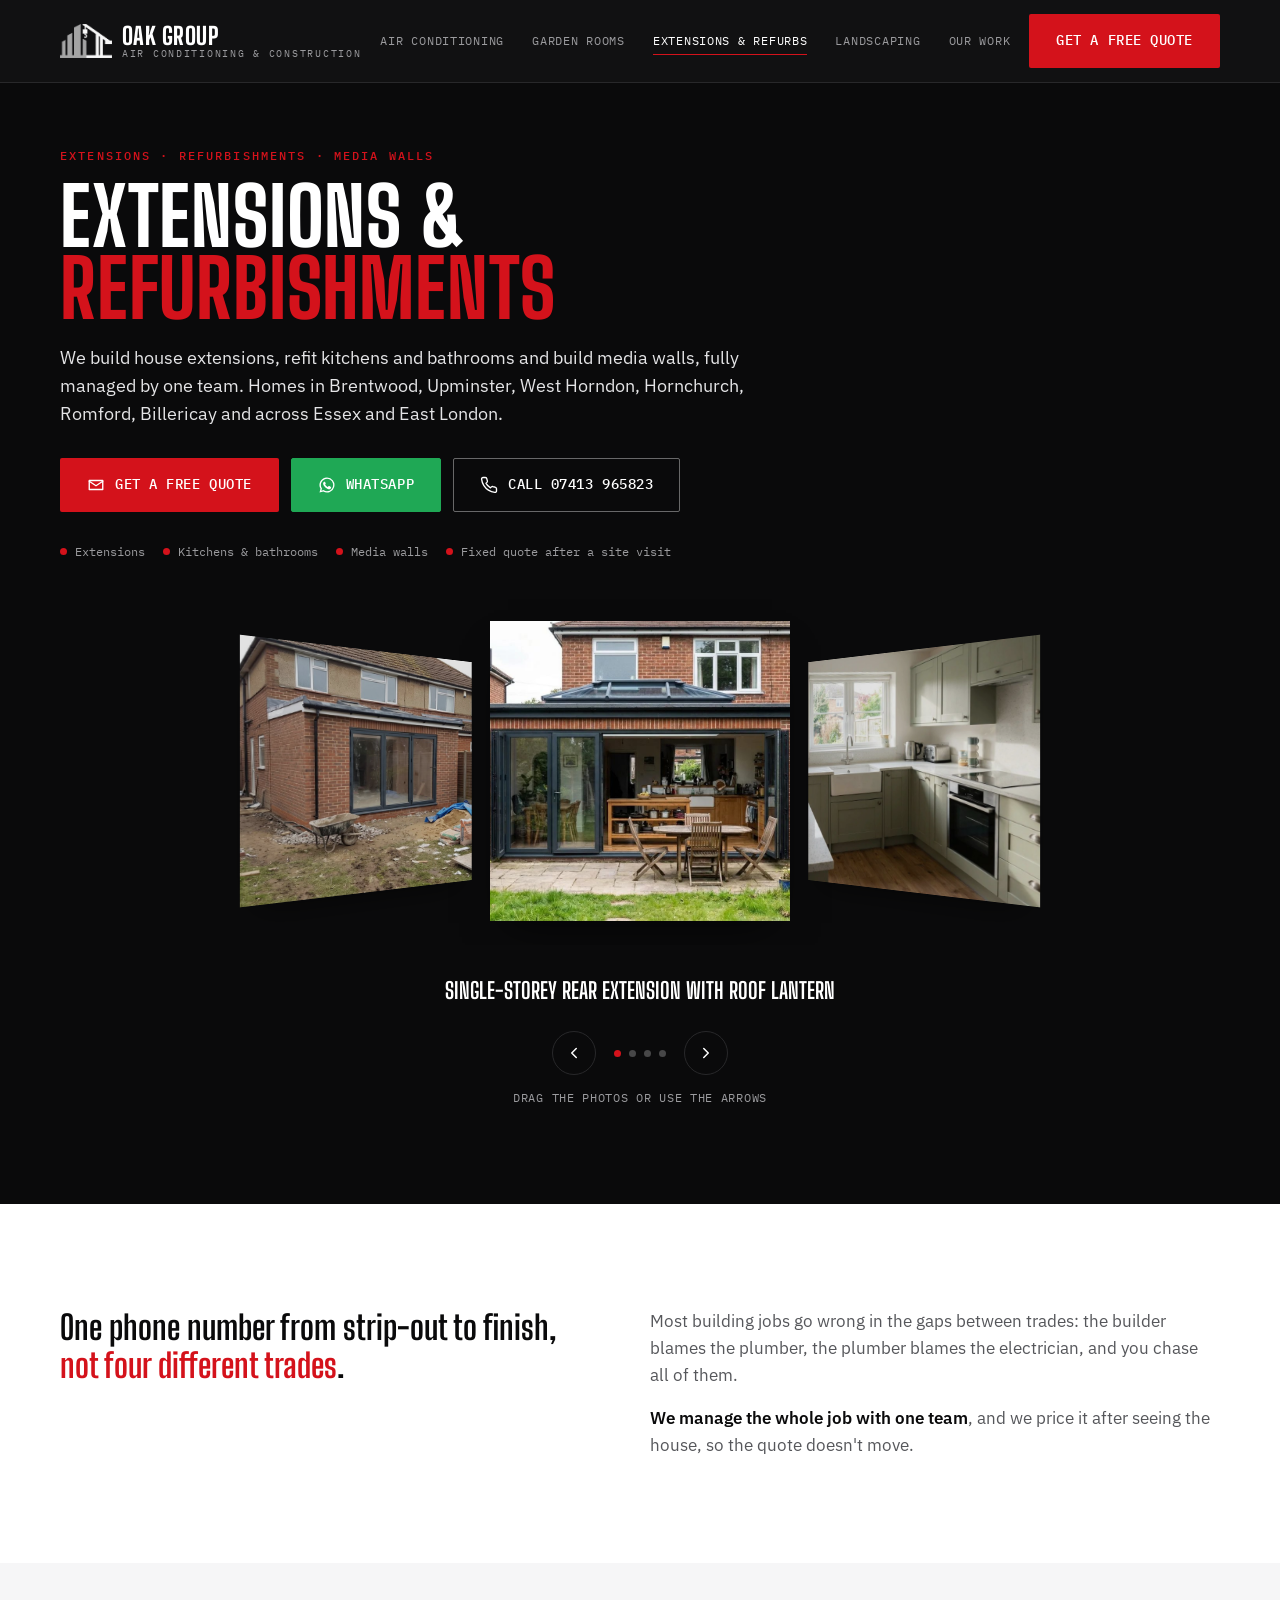
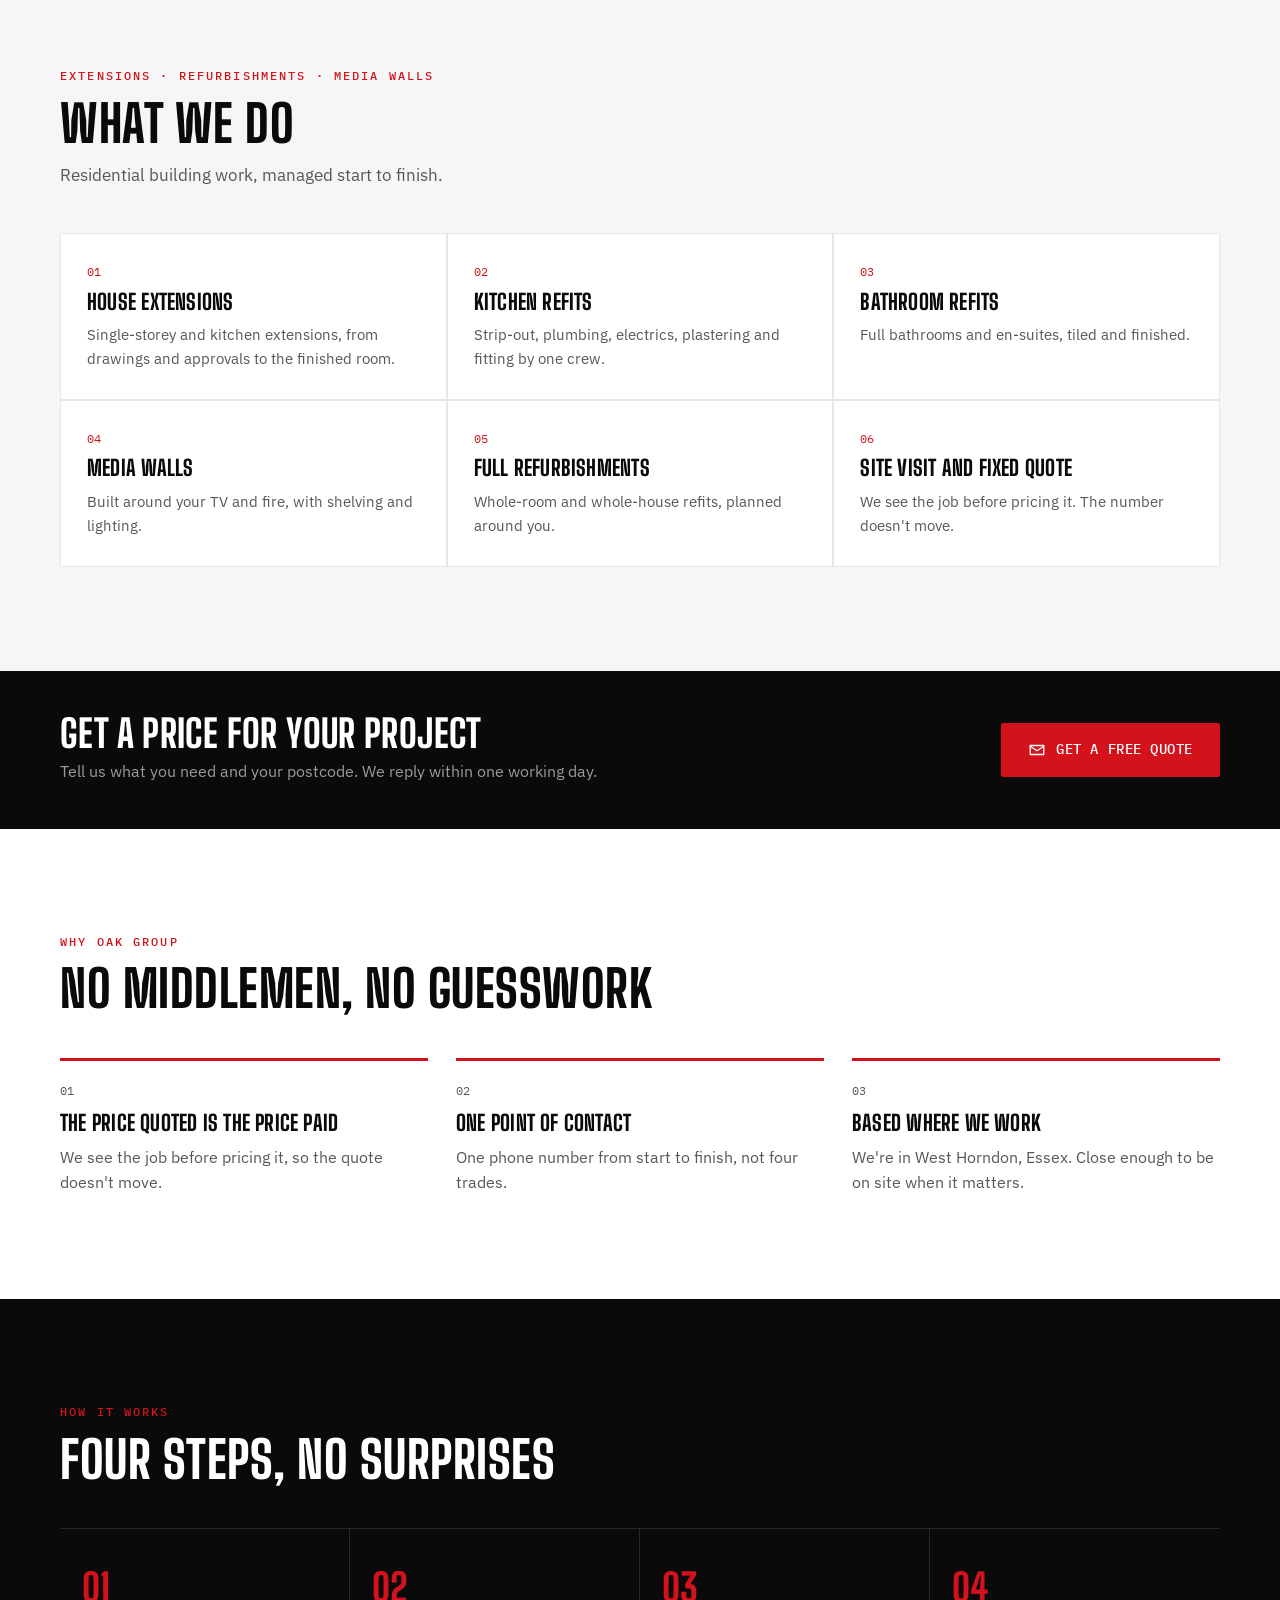
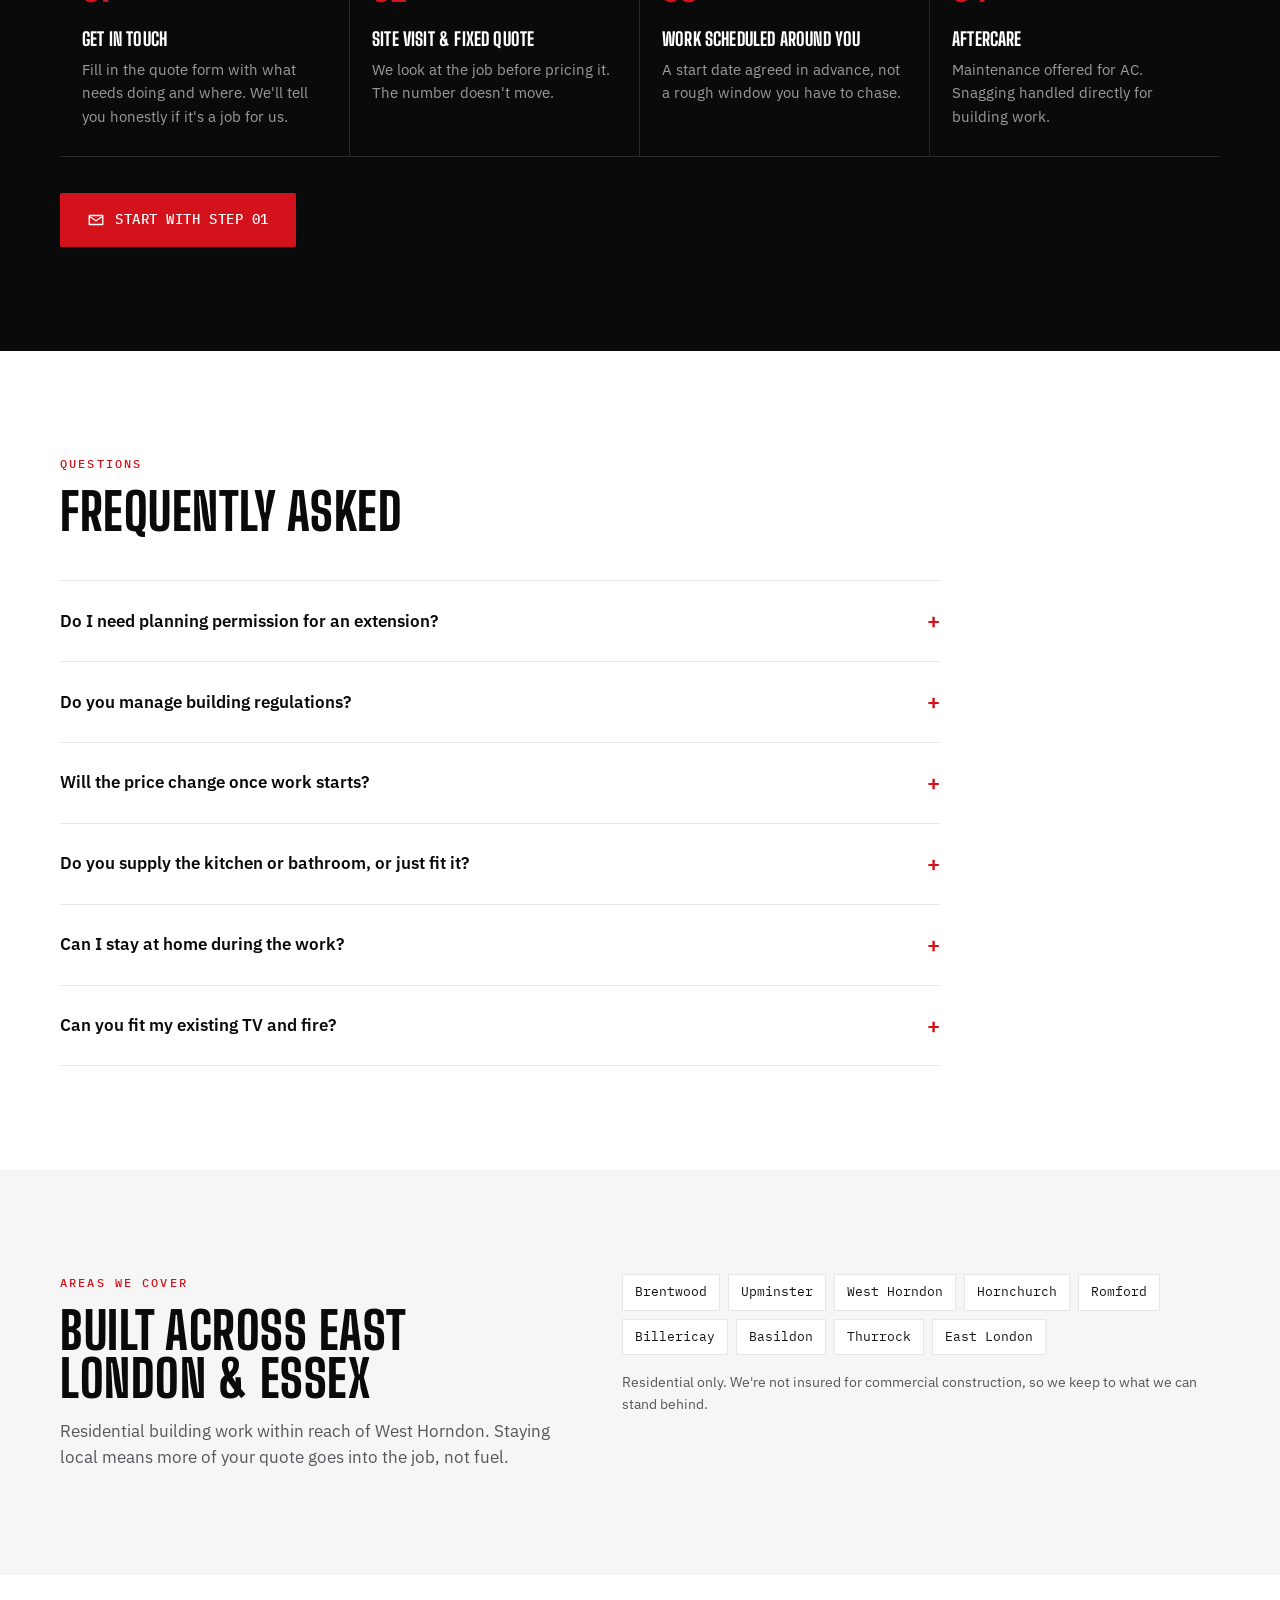
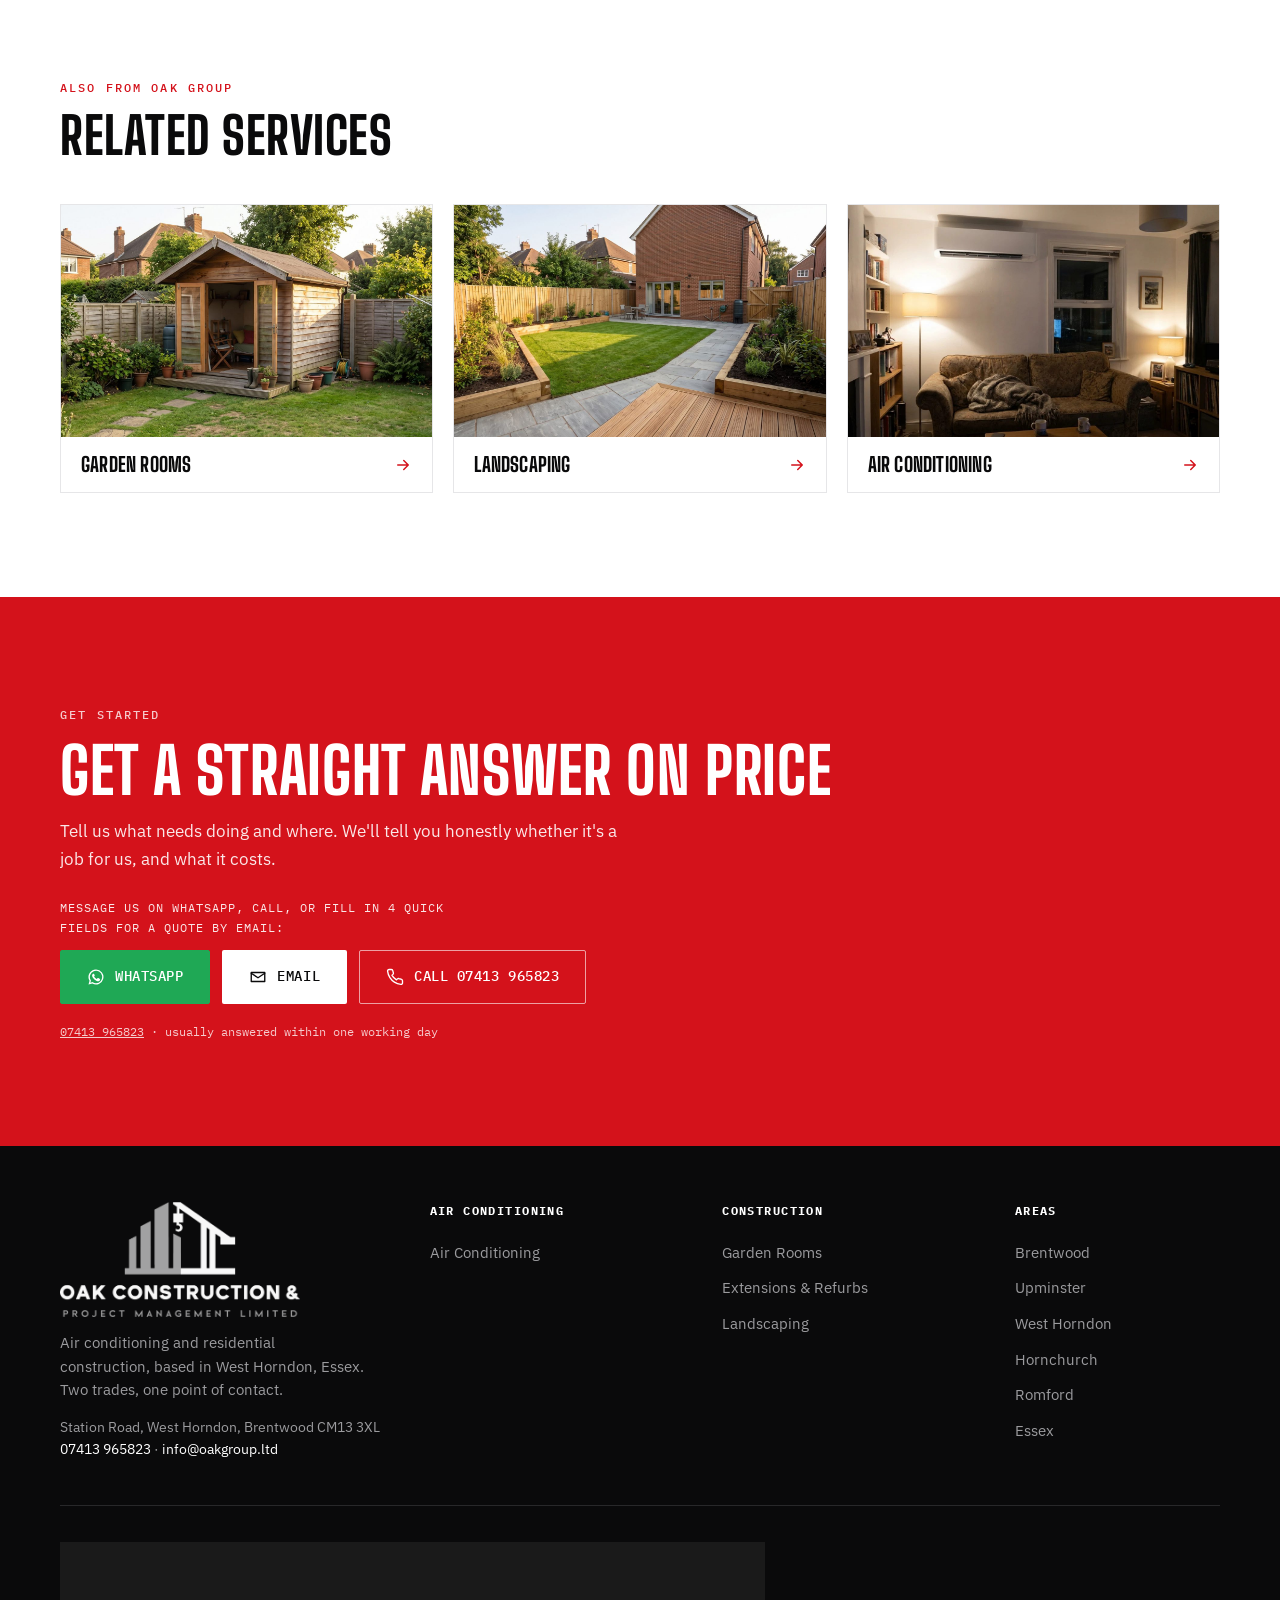
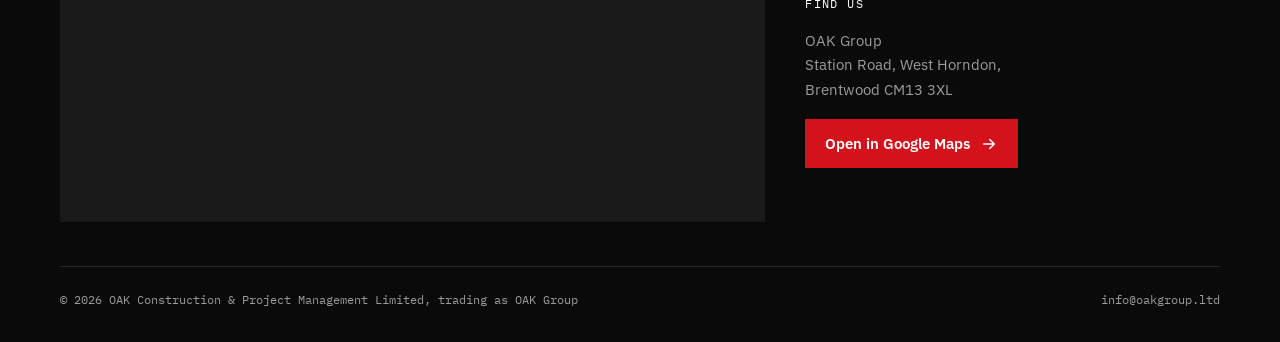
<file: building-works/index.html>
<!doctype html>
<html lang="en">
<head>
<meta charset="utf-8">
<meta name="viewport" content="width=device-width, initial-scale=1, viewport-fit=cover">
<title>Extensions, Refurbishments &amp; Media Walls in Essex | OAK Group</title>
<meta name="description" content="House extensions, kitchen and bathroom refurbishments and media walls in Brentwood, Upminster, West Horndon and across Essex and East London. One team, fixed quote after a site visit.">
<meta name="robots" content="index, follow, max-image-preview:large">
<link rel="canonical" href="https://www.oakgroup.company/building-works/">
<meta property="og:type" content="website">
<meta property="og:site_name" content="OAK Group">
<meta property="og:url" content="https://www.oakgroup.company/building-works/">
<meta property="og:title" content="Extensions, Refurbishments &amp; Media Walls in Essex | OAK Group">
<meta property="og:description" content="House extensions, kitchen and bathroom refurbishments and media walls in Brentwood, Upminster, West Horndon and across Essex and East London. One team, fixed quote after a site visit.">
<meta property="og:image" content="https://www.oakgroup.company/assets/extension.jpg">
<meta property="og:locale" content="en_GB">
<meta name="twitter:card" content="summary_large_image">
<meta name="geo.region" content="GB-ESS">
<meta name="geo.placename" content="West Horndon, Brentwood, Essex">
<meta name="theme-color" content="#0A0A0B">
<link rel="icon" href="/favicon.ico" sizes="48x48">
<link rel="icon" type="image/png" sizes="96x96" href="/assets/favicon-96.png">
<link rel="icon" type="image/png" sizes="192x192" href="/assets/favicon-192.png">
<link rel="apple-touch-icon" sizes="180x180" href="/assets/favicon-180.png">
<link rel="manifest" href="/site.webmanifest">
<script src="/assets/oak-source.js"></script>
<!-- Google tag (gtag.js) -->
<script async src="https://www.googletagmanager.com/gtag/js?id=AW-18524409646"></script>
<script>
  window.dataLayer = window.dataLayer || [];
  function gtag(){dataLayer.push(arguments);}
  gtag('js', new Date());
  gtag('config', 'AW-18524409646');
</script>
<link rel="preconnect" href="https://fonts.googleapis.com">
<link rel="preconnect" href="https://fonts.gstatic.com" crossorigin>
<link href="https://fonts.googleapis.com/css2?family=Big+Shoulders+Display:wght@600;700;800;900&family=IBM+Plex+Sans:wght@400;500;600;700&family=IBM+Plex+Mono:wght@400;500&display=swap" rel="stylesheet">
<link rel="stylesheet" href="../assets/pages.css">
<script type="application/ld+json">
{
 "@context": "https://schema.org",
 "@graph": [
  {
   "@type": "Service",
   "@id": "https://www.oakgroup.company/building-works/#service",
   "name": "House extensions, refurbishments and media walls",
   "serviceType": "House extensions, refurbishments and media walls",
   "description": "House extensions, kitchen and bathroom refurbishments and media walls in Brentwood, Upminster, West Horndon and across Essex and East London. One team, fixed quote after a site visit.",
   "url": "https://www.oakgroup.company/building-works/",
   "image": "https://www.oakgroup.company/assets/extension.jpg",
   "areaServed": [
    {
     "@type": "Place",
     "name": "Brentwood"
    },
    {
     "@type": "Place",
     "name": "Upminster"
    },
    {
     "@type": "Place",
     "name": "West Horndon"
    },
    {
     "@type": "Place",
     "name": "Hornchurch"
    },
    {
     "@type": "Place",
     "name": "Romford"
    },
    {
     "@type": "Place",
     "name": "Billericay"
    },
    {
     "@type": "Place",
     "name": "Basildon"
    },
    {
     "@type": "Place",
     "name": "Thurrock"
    },
    {
     "@type": "Place",
     "name": "East London"
    }
   ],
   "provider": {
    "@type": [
     "HVACBusiness",
     "GeneralContractor"
    ],
    "@id": "https://www.oakgroup.company/#business",
    "name": "OAK Group",
    "url": "https://www.oakgroup.company/",
    "email": "info@oakgroup.ltd",
    "telephone": "+44 7413 965823",
    "sameAs": [
     "https://www.instagram.com/group.oak/",
     "https://www.facebook.com/people/Oak-Group-Company/61595795720572/"
    ],
    "address": {
     "@type": "PostalAddress",
     "streetAddress": "Station Road",
     "addressLocality": "West Horndon, Brentwood",
     "addressRegion": "Essex",
     "postalCode": "CM13 3XL",
     "addressCountry": "GB"
    }
   }
  },
  {
   "@type": "BreadcrumbList",
   "itemListElement": [
    {
     "@type": "ListItem",
     "position": 1,
     "name": "Home",
     "item": "https://www.oakgroup.company/"
    },
    {
     "@type": "ListItem",
     "position": 2,
     "name": "Extensions & Refurbs",
     "item": "https://www.oakgroup.company/building-works/"
    }
   ]
  },
  {
   "@type": "FAQPage",
   "mainEntity": [
    {
     "@type": "Question",
     "name": "Do I need planning permission for an extension?",
     "acceptedAnswer": {
      "@type": "Answer",
      "text": "Many single-storey rear extensions fall under permitted development, but it depends on the house, its size and its history. We check this with you at the site visit."
     }
    },
    {
     "@type": "Question",
     "name": "Do you manage building regulations?",
     "acceptedAnswer": {
      "@type": "Answer",
      "text": "Extensions need building regulations sign-off. We build to the regulations and work with the inspector through each stage."
     }
    },
    {
     "@type": "Question",
     "name": "Will the price change once work starts?",
     "acceptedAnswer": {
      "@type": "Answer",
      "text": "No. We price after seeing the job, and the quote is fixed for the work agreed."
     }
    },
    {
     "@type": "Question",
     "name": "Do you supply the kitchen or bathroom, or just fit it?",
     "acceptedAnswer": {
      "@type": "Answer",
      "text": "Either. You can choose your own units and fittings, or we can source them as part of the quote."
     }
    },
    {
     "@type": "Question",
     "name": "Can I stay at home during the work?",
     "acceptedAnswer": {
      "@type": "Answer",
      "text": "Usually, yes. We plan the order of work so you keep as much of the house usable as possible, and we tell you upfront if there are days without water or power."
     }
    },
    {
     "@type": "Question",
     "name": "Can you fit my existing TV and fire?",
     "acceptedAnswer": {
      "@type": "Answer",
      "text": "Yes. We design the wall around the TV and fire you have or plan to buy, so share the models in the quote form."
     }
    }
   ]
  }
 ]
}
</script>
</head>
<body>

<!-- Generated by _build/services.py. Edit the copy there, not here. -->

<nav class="nav">
  <div class="container nav-row">
    <a href="../" class="brand">
      <img class="brand-icon" src="../assets/logo-oak-icon-white.png" alt="" width="52" height="34">
      <span class="brand-text">
        <span class="brand-mark">OAK Group</span>
        <span class="brand-sub">Air Conditioning &amp; Construction</span>
      </span>
    </a>
    <div class="nav-links">
      <a href="../air-conditioning/">Air Conditioning</a>
      <a href="../garden-rooms/">Garden Rooms</a>
      <a href="../building-works/" aria-current="page">Extensions &amp; Refurbs</a>
      <a href="../landscaping/">Landscaping</a>
      <a href="../#work">Our Work</a>
    </div>
    <div class="nav-actions">
      <a class="btn btn-red nav-cta" href="../?service=extension#contact">Get a Free Quote</a>
      <button class="burger" id="burgerBtn" aria-label="Open menu" aria-expanded="false" aria-controls="mobileMenu">
        <svg id="burgerIconOpen" viewBox="0 0 24 24" fill="none" stroke="currentColor" stroke-width="1.8" stroke-linecap="round"><path d="M3 6h18M3 12h18M3 18h18"/></svg>
        <svg id="burgerIconClose" viewBox="0 0 24 24" fill="none" stroke="currentColor" stroke-width="1.8" stroke-linecap="round" style="display:none;"><path d="M6 6l12 12M18 6 6 18"/></svg>
      </button>
    </div>
  </div>
</nav>

<div class="mobile-menu" id="mobileMenu">
  <a href="../">Home</a>
  <a href="../air-conditioning/">Air Conditioning</a>
  <a href="../garden-rooms/">Garden Rooms</a>
  <a href="../building-works/">Extensions &amp; Refurbs</a>
  <a href="../landscaping/">Landscaping</a>
  <a class="btn btn-red" href="../?service=extension#contact">Get a Free Quote</a>
</div>

<header class="svc-hero">
  <div class="container">
    <div class="svc-hero-text">
      <span class="eyebrow">Extensions &middot; Refurbishments &middot; Media Walls</span>
      <h1>Extensions &amp; <em>Refurbishments</em></h1>
      <p class="lead">We build house extensions, refit kitchens and bathrooms and build media walls, fully managed by one team. Homes in Brentwood, Upminster, West Horndon, Hornchurch, Romford, Billericay and across Essex and East London.</p>
      <div class="hero-ctas">
        <a class="btn btn-red" href="../?service=extension#contact"><svg viewBox="0 0 24 24" fill="none" stroke="currentColor" stroke-width="1.8" stroke-linecap="round" stroke-linejoin="round"><path d="M3 6h18v12H3z"/><path d="m3 7 9 6 9-6"/></svg>Get a Free Quote</a>
        <a class="btn btn-wa" href="https://wa.me/447413965823?text=Hi%20OAK%20Group%21%20I%20found%20you%20on%20your%20website%20and%20I%27d%20like%20a%20quote%20for%20building%20work%20%28extension%20/%20refurbishment%29.%0A%0AMy%20area%20/%20postcode%3A%20%0AWhat%20I%20need%3A%20" target="_blank" rel="noopener"><svg viewBox="0 0 24 24" fill="currentColor" aria-hidden="true"><path d="M12 2a10 10 0 0 0-8.6 15.1L2 22l5-1.3A10 10 0 1 0 12 2Zm0 18.2a8.2 8.2 0 0 1-4.2-1.2l-.3-.2-3 .8.8-2.9-.2-.3A8.2 8.2 0 1 1 12 20.2Zm4.5-6.1c-.2-.1-1.5-.7-1.7-.8-.2-.1-.4-.1-.6.1l-.8 1c-.1.2-.3.2-.5.1a6.7 6.7 0 0 1-3.3-2.9c-.3-.4.2-.4.7-1.3.1-.2 0-.3 0-.4l-.8-1.8c-.2-.5-.4-.4-.6-.4h-.5a1 1 0 0 0-.7.3 3 3 0 0 0-.9 2.2 5.2 5.2 0 0 0 1.1 2.7 11.8 11.8 0 0 0 4.5 4c1.7.7 2.3.8 3.2.6.5-.1 1.5-.6 1.7-1.2.2-.6.2-1.1.1-1.2l-.5-.3Z"/></svg>WhatsApp</a>
        <a class="btn btn-ghost-ink" href="tel:+447413965823"><svg viewBox="0 0 24 24" fill="none" stroke="currentColor" stroke-width="1.8" stroke-linecap="round" stroke-linejoin="round"><path d="M22 16.9v3a2 2 0 0 1-2.2 2 19.8 19.8 0 0 1-8.6-3.1 19.5 19.5 0 0 1-6-6A19.8 19.8 0 0 1 2.1 4.2 2 2 0 0 1 4.1 2h3a2 2 0 0 1 2 1.7c.1.9.4 1.8.7 2.7a2 2 0 0 1-.5 2.1L8 9.8a16 16 0 0 0 6 6l1.3-1.3a2 2 0 0 1 2.1-.4c.9.3 1.8.6 2.7.7a2 2 0 0 1 1.7 2z"/></svg>Call 07413 965823</a>
      </div>
      <ul class="hero-facts">
          <li>Extensions</li>
          <li>Kitchens &amp; bathrooms</li>
          <li>Media walls</li>
          <li>Fixed quote after a site visit</li>
      </ul>
    </div>
    <div class="cf-wrap">
      <div class="cf-frame" id="cfFrame" tabindex="0" role="region" aria-roledescription="carousel" aria-label="Photos">
        <div class="cf-stage" id="cfStage"></div>
      </div>
      <div class="cf-caption">
        <p class="cf-title" id="cfTitle"></p>
        <p class="cf-sub" id="cfSub"></p>
      </div>
      <div class="cf-nav">
        <button id="cfPrev" aria-label="Previous photo"><svg viewBox="0 0 24 24" fill="none" stroke="currentColor" stroke-width="2" stroke-linecap="round" stroke-linejoin="round"><path d="m15 18-6-6 6-6"/></svg></button>
        <div class="cf-dots" id="cfDots"></div>
        <button id="cfNext" aria-label="Next photo"><svg viewBox="0 0 24 24" fill="none" stroke="currentColor" stroke-width="2" stroke-linecap="round" stroke-linejoin="round"><path d="m9 18 6-6-6-6"/></svg></button>
      </div>
      <p class="cf-hint">Drag the photos or use the arrows</p>
    </div>
  </div>
</header>

<main>
<section>
  <div class="container intro-grid">
    <p class="intro-kicker">One phone number from strip-out to finish, <mark>not four different trades</mark>.</p>
    <div class="intro-body">
        <p>Most building jobs go wrong in the gaps between trades: the builder blames the plumber, the plumber blames the electrician, and you chase all of them.</p>
        <p><strong>We manage the whole job with one team</strong>, and we price it after seeing the house, so the quote doesn't move.</p>
    </div>
  </div>
</section>

<section class="included" id="services">
  <div class="container">
    <div class="section-head">
      <span class="eyebrow">Extensions &middot; Refurbishments &middot; Media Walls</span>
      <h2>What We Do</h2>
      <p>Residential building work, managed start to finish.</p>
    </div>
    <div class="inc-grid">
      <div class="inc-card"><span class="num">01</span><h3>House extensions</h3><p>Single-storey and kitchen extensions, from drawings and approvals to the finished room.</p></div>
      <div class="inc-card"><span class="num">02</span><h3>Kitchen refits</h3><p>Strip-out, plumbing, electrics, plastering and fitting by one crew.</p></div>
      <div class="inc-card"><span class="num">03</span><h3>Bathroom refits</h3><p>Full bathrooms and en-suites, tiled and finished.</p></div>
      <div class="inc-card"><span class="num">04</span><h3>Media walls</h3><p>Built around your TV and fire, with shelving and lighting.</p></div>
      <div class="inc-card"><span class="num">05</span><h3>Full refurbishments</h3><p>Whole-room and whole-house refits, planned around you.</p></div>
      <div class="inc-card"><span class="num">06</span><h3>Site visit and fixed quote</h3><p>We see the job before pricing it. The number doesn't move.</p></div>
    </div>
  </div>
</section>

<aside class="mid-cta">
  <div class="container mid-cta-row">
    <div>
      <h2>Get a Price for Your Project</h2>
      <p>Tell us what you need and your postcode. We reply within one working day.</p>
    </div>
    <div class="btns">
      <a class="btn btn-red" href="../?service=extension#contact"><svg viewBox="0 0 24 24" fill="none" stroke="currentColor" stroke-width="1.8" stroke-linecap="round" stroke-linejoin="round"><path d="M3 6h18v12H3z"/><path d="m3 7 9 6 9-6"/></svg>Get a Free Quote</a>
    </div>
  </div>
</aside>

<section>
  <div class="container">
    <div class="section-head">
      <span class="eyebrow">Why OAK Group</span>
      <h2>No Middlemen, No Guesswork</h2>
    </div>
    <div class="why-grid">
      <div class="why-card"><span class="num">01</span><h3>The price quoted is the price paid</h3><p>We see the job before pricing it, so the quote doesn't move.</p></div>
      <div class="why-card"><span class="num">02</span><h3>One point of contact</h3><p>One phone number from start to finish, not four trades.</p></div>
      <div class="why-card"><span class="num">03</span><h3>Based where we work</h3><p>We're in West Horndon, Essex. Close enough to be on site when it matters.</p></div>
    </div>
  </div>
</section>

<section class="process">
  <div class="container on-ink">
    <div class="section-head">
      <span class="eyebrow">How It Works</span>
      <h2>Four Steps, No Surprises</h2>
    </div>
    <div class="process-grid">
      <div class="process-step"><span class="num">01</span><h3>Get in Touch</h3><p>Fill in the quote form with what needs doing and where. We'll tell you honestly if it's a job for us.</p></div>
      <div class="process-step"><span class="num">02</span><h3>Site Visit &amp; Fixed Quote</h3><p>We look at the job before pricing it. The number doesn't move.</p></div>
      <div class="process-step"><span class="num">03</span><h3>Work Scheduled Around You</h3><p>A start date agreed in advance, not a rough window you have to chase.</p></div>
      <div class="process-step"><span class="num">04</span><h3>Aftercare</h3><p>Maintenance offered for AC. Snagging handled directly for building work.</p></div>
    </div>
    <div class="process-foot">
      <a class="btn btn-red" href="../?service=extension#contact"><svg viewBox="0 0 24 24" fill="none" stroke="currentColor" stroke-width="1.8" stroke-linecap="round" stroke-linejoin="round"><path d="M3 6h18v12H3z"/><path d="m3 7 9 6 9-6"/></svg>Start With Step 01</a>
    </div>
  </div>
</section>

<section id="faq">
  <div class="container">
    <div class="section-head">
      <span class="eyebrow">Questions</span>
      <h2>Frequently Asked</h2>
    </div>
    <div class="faq-list">
      <details><summary>Do I need planning permission for an extension?</summary><div class="answer"><p>Many single-storey rear extensions fall under permitted development, but it depends on the house, its size and its history. We check this with you at the site visit.</p></div></details>
      <details><summary>Do you manage building regulations?</summary><div class="answer"><p>Extensions need building regulations sign-off. We build to the regulations and work with the inspector through each stage.</p></div></details>
      <details><summary>Will the price change once work starts?</summary><div class="answer"><p>No. We price after seeing the job, and the quote is fixed for the work agreed.</p></div></details>
      <details><summary>Do you supply the kitchen or bathroom, or just fit it?</summary><div class="answer"><p>Either. You can choose your own units and fittings, or we can source them as part of the quote.</p></div></details>
      <details><summary>Can I stay at home during the work?</summary><div class="answer"><p>Usually, yes. We plan the order of work so you keep as much of the house usable as possible, and we tell you upfront if there are days without water or power.</p></div></details>
      <details><summary>Can you fit my existing TV and fire?</summary><div class="answer"><p>Yes. We design the wall around the TV and fire you have or plan to buy, so share the models in the quote form.</p></div></details>
    </div>
  </div>
</section>

<section class="areas" id="areas">
  <div class="container areas-row">
    <div class="section-head" style="margin-bottom:0;">
      <span class="eyebrow">Areas We Cover</span>
      <h2>Built Across East London &amp; Essex</h2>
      <p>Residential building work within reach of West Horndon. Staying local means more of your quote goes into the job, not fuel.</p>
    </div>
    <div>
      <div class="area-pills"><span>Brentwood</span><span>Upminster</span><span>West Horndon</span><span>Hornchurch</span><span>Romford</span><span>Billericay</span><span>Basildon</span><span>Thurrock</span><span>East London</span></div>
      <p class="fine">Residential only. We're not insured for commercial construction, so we keep to what we can stand behind.</p>
    </div>
  </div>
</section>

<section>
  <div class="container">
    <div class="section-head">
      <span class="eyebrow">Also From OAK Group</span>
      <h2>Related Services</h2>
    </div>
    <div class="related-grid">
      <a class="related-card" href="../garden-rooms/"><div class="img"><img loading="lazy" decoding="async" src="../assets/summerhouse.jpg" alt="Insulated cedar-clad garden room built in an Essex back garden"></div><div class="body"><h3>Garden Rooms</h3><svg viewBox="0 0 24 24" fill="none" stroke="currentColor" stroke-width="2" stroke-linecap="round" stroke-linejoin="round"><path d="M5 12h14M13 6l6 6-6 6"/></svg></div></a>
      <a class="related-card" href="../landscaping/"><div class="img"><img loading="lazy" decoding="async" src="../assets/landscaping.jpg" alt="Completed garden landscaping with patio, decking and planting in Essex"></div><div class="body"><h3>Landscaping</h3><svg viewBox="0 0 24 24" fill="none" stroke="currentColor" stroke-width="2" stroke-linecap="round" stroke-linejoin="round"><path d="M5 12h14M13 6l6 6-6 6"/></svg></div></a>
      <a class="related-card" href="../air-conditioning/"><div class="img"><img loading="lazy" decoding="async" src="../assets/ac-living-room-winter.jpg" alt="Engineer installing a wall-mounted air conditioning unit in a British living room"></div><div class="body"><h3>Air Conditioning</h3><svg viewBox="0 0 24 24" fill="none" stroke="currentColor" stroke-width="2" stroke-linecap="round" stroke-linejoin="round"><path d="M5 12h14M13 6l6 6-6 6"/></svg></div></a>
    </div>
  </div>
</section>

<section class="final-cta" id="contact">
  <div class="container">
    <span class="eyebrow">Get Started</span>
    <h2>Get a Straight Answer on Price</h2>
    <p>Tell us what needs doing and where. We'll tell you honestly whether it's a job for us, and what it costs.</p>
    <p class="btns-lead">Message us on WhatsApp, call, or fill in 4 quick fields for a quote by email:</p>
    <div class="btns">
      <a class="btn btn-wa" href="https://wa.me/447413965823?text=Hi%20OAK%20Group%21%20I%20found%20you%20on%20your%20website%20and%20I%27d%20like%20a%20quote%20for%20building%20work%20%28extension%20/%20refurbishment%29.%0A%0AMy%20area%20/%20postcode%3A%20%0AWhat%20I%20need%3A%20" target="_blank" rel="noopener"><svg viewBox="0 0 24 24" fill="currentColor" aria-hidden="true"><path d="M12 2a10 10 0 0 0-8.6 15.1L2 22l5-1.3A10 10 0 1 0 12 2Zm0 18.2a8.2 8.2 0 0 1-4.2-1.2l-.3-.2-3 .8.8-2.9-.2-.3A8.2 8.2 0 1 1 12 20.2Zm4.5-6.1c-.2-.1-1.5-.7-1.7-.8-.2-.1-.4-.1-.6.1l-.8 1c-.1.2-.3.2-.5.1a6.7 6.7 0 0 1-3.3-2.9c-.3-.4.2-.4.7-1.3.1-.2 0-.3 0-.4l-.8-1.8c-.2-.5-.4-.4-.6-.4h-.5a1 1 0 0 0-.7.3 3 3 0 0 0-.9 2.2 5.2 5.2 0 0 0 1.1 2.7 11.8 11.8 0 0 0 4.5 4c1.7.7 2.3.8 3.2.6.5-.1 1.5-.6 1.7-1.2.2-.6.2-1.1.1-1.2l-.5-.3Z"/></svg>WhatsApp</a>
      <a class="btn btn-white" href="../?service=extension#contact"><svg viewBox="0 0 24 24" fill="none" stroke="currentColor" stroke-width="1.8" stroke-linecap="round" stroke-linejoin="round"><path d="M3 6h18v12H3z"/><path d="m3 7 9 6 9-6"/></svg>Email</a>
      <a class="btn btn-ghost-white" href="tel:+447413965823"><svg viewBox="0 0 24 24" fill="none" stroke="currentColor" stroke-width="1.8" stroke-linecap="round" stroke-linejoin="round"><path d="M22 16.9v3a2 2 0 0 1-2.2 2 19.8 19.8 0 0 1-8.6-3.1 19.5 19.5 0 0 1-6-6A19.8 19.8 0 0 1 2.1 4.2 2 2 0 0 1 4.1 2h3a2 2 0 0 1 2 1.7c.1.9.4 1.8.7 2.7a2 2 0 0 1-.5 2.1L8 9.8a16 16 0 0 0 6 6l1.3-1.3a2 2 0 0 1 2.1-.4c.9.3 1.8.6 2.7.7a2 2 0 0 1 1.7 2z"/></svg>Call 07413 965823</a>
    </div>
    <p class="fine"><a href="tel:+447413965823" style="color:inherit;">07413 965823</a> &middot; usually answered within one working day</p>
  </div>
</section>
</main>

<footer>
  <div class="container">
    <div class="footer-grid">
      <div class="footer-brand">
        <a class="footer-logo" href="../"><img loading="lazy" decoding="async" src="../assets/logo-oak-white.png" alt="OAK Construction &amp; Project Management Limited" width="260" height="125"></a>
        <p>Air conditioning and residential construction, based in West Horndon, Essex. Two trades, one point of contact.</p>
        <address class="footer-nap">Station Road, West Horndon, Brentwood CM13 3XL<br><a href="tel:+447413965823">07413 965823</a> &middot; <a href="mailto:info@oakgroup.ltd">info@oakgroup.ltd</a></address>
      </div>
      <div class="footer-col">
        <h5>Air Conditioning</h5>
        <a href="../air-conditioning/">Air Conditioning</a>
      </div>
      <div class="footer-col">
        <h5>Construction</h5>
        <a href="../garden-rooms/">Garden Rooms</a>
        <a href="../building-works/">Extensions &amp; Refurbs</a>
        <a href="../landscaping/">Landscaping</a>
      </div>
      <div class="footer-col">
        <h5>Areas</h5>
        <span>Brentwood</span>
        <span>Upminster</span>
        <span>West Horndon</span>
        <span>Hornchurch</span>
        <span>Romford</span>
        <span>Essex</span>
      </div>
    </div>
    <div class="footer-map">
      <iframe title="OAK Group on Google Maps" loading="lazy" referrerpolicy="no-referrer-when-downgrade" src="https://www.google.com/maps?cid=7300669711752812014&amp;output=embed" allowfullscreen></iframe>
      <div class="footer-map-info">
        <span class="footer-map-label">Find Us</span>
        <p>OAK Group<br>Station Road, West Horndon,<br>Brentwood CM13 3XL</p>
        <a class="footer-map-btn" href="https://www.google.com/maps?cid=7300669711752812014" target="_blank" rel="noopener">Open in Google Maps <svg viewBox="0 0 24 24" fill="none" stroke="currentColor" stroke-width="2" stroke-linecap="round" stroke-linejoin="round" aria-hidden="true"><path d="M5 12h14M13 6l6 6-6 6"/></svg></a>
      </div>
    </div>
    <div class="footer-bottom">
      <span>&copy; 2026 OAK Construction &amp; Project Management Limited, trading as OAK Group</span>
      <a href="mailto:info@oakgroup.ltd">info@oakgroup.ltd</a>
    </div>
  </div>
</footer>

<div class="sticky-cta">
  <a class="btn btn-red" href="../?service=extension#contact"><svg viewBox="0 0 24 24" fill="none" stroke="currentColor" stroke-width="1.8" stroke-linecap="round" stroke-linejoin="round"><path d="M3 6h18v12H3z"/><path d="m3 7 9 6 9-6"/></svg>Free Quote</a>
  <a class="btn btn-wa" href="https://wa.me/447413965823?text=Hi%20OAK%20Group%21%20I%20found%20you%20on%20your%20website%20and%20I%27d%20like%20a%20quote%20for%20building%20work%20%28extension%20/%20refurbishment%29.%0A%0AMy%20area%20/%20postcode%3A%20%0AWhat%20I%20need%3A%20" target="_blank" rel="noopener" aria-label="WhatsApp OAK Group"><svg viewBox="0 0 24 24" fill="currentColor" aria-hidden="true"><path d="M12 2a10 10 0 0 0-8.6 15.1L2 22l5-1.3A10 10 0 1 0 12 2Zm0 18.2a8.2 8.2 0 0 1-4.2-1.2l-.3-.2-3 .8.8-2.9-.2-.3A8.2 8.2 0 1 1 12 20.2Zm4.5-6.1c-.2-.1-1.5-.7-1.7-.8-.2-.1-.4-.1-.6.1l-.8 1c-.1.2-.3.2-.5.1a6.7 6.7 0 0 1-3.3-2.9c-.3-.4.2-.4.7-1.3.1-.2 0-.3 0-.4l-.8-1.8c-.2-.5-.4-.4-.6-.4h-.5a1 1 0 0 0-.7.3 3 3 0 0 0-.9 2.2 5.2 5.2 0 0 0 1.1 2.7 11.8 11.8 0 0 0 4.5 4c1.7.7 2.3.8 3.2.6.5-.1 1.5-.6 1.7-1.2.2-.6.2-1.1.1-1.2l-.5-.3Z"/></svg>WhatsApp</a>
  <a class="btn btn-ghost-ink" href="tel:+447413965823" aria-label="Call OAK Group"><svg viewBox="0 0 24 24" fill="none" stroke="currentColor" stroke-width="1.8" stroke-linecap="round" stroke-linejoin="round"><path d="M22 16.9v3a2 2 0 0 1-2.2 2 19.8 19.8 0 0 1-8.6-3.1 19.5 19.5 0 0 1-6-6A19.8 19.8 0 0 1 2.1 4.2 2 2 0 0 1 4.1 2h3a2 2 0 0 1 2 1.7c.1.9.4 1.8.7 2.7a2 2 0 0 1-.5 2.1L8 9.8a16 16 0 0 0 6 6l1.3-1.3a2 2 0 0 1 2.1-.4c.9.3 1.8.6 2.7.7a2 2 0 0 1 1.7 2z"/></svg>Call</a>
</div>

<script>
(function(){
  var burger = document.getElementById('burgerBtn');
  var menu = document.getElementById('mobileMenu');
  var iconOpen = document.getElementById('burgerIconOpen');
  var iconClose = document.getElementById('burgerIconClose');
  function setOpen(open){
    menu.classList.toggle('is-open', open);
    burger.setAttribute('aria-expanded', open ? 'true' : 'false');
    iconOpen.style.display = open ? 'none' : 'block';
    iconClose.style.display = open ? 'block' : 'none';
  }
  burger.addEventListener('click', function(){ setOpen(!menu.classList.contains('is-open')); });
  menu.querySelectorAll('a').forEach(function(a){ a.addEventListener('click', function(){ setOpen(false); }); });
})();
</script>
<script>window.CF_SLIDES = [{"src": "../assets/extension-rear.jpg", "title": "Single-storey rear extension with roof lantern", "sub": ""}, {"src": "../assets/kitchen-refit.jpg", "title": "Refitted shaker kitchen", "sub": ""}, {"src": "../assets/media-wall-evening.jpg", "title": "Media wall with fire and shelving", "sub": ""}, {"src": "../assets/extension.jpg", "title": "Extension on an Essex home", "sub": ""}];</script>
<script src="../assets/coverflow.js"></script>
</body>
</html>
</file>
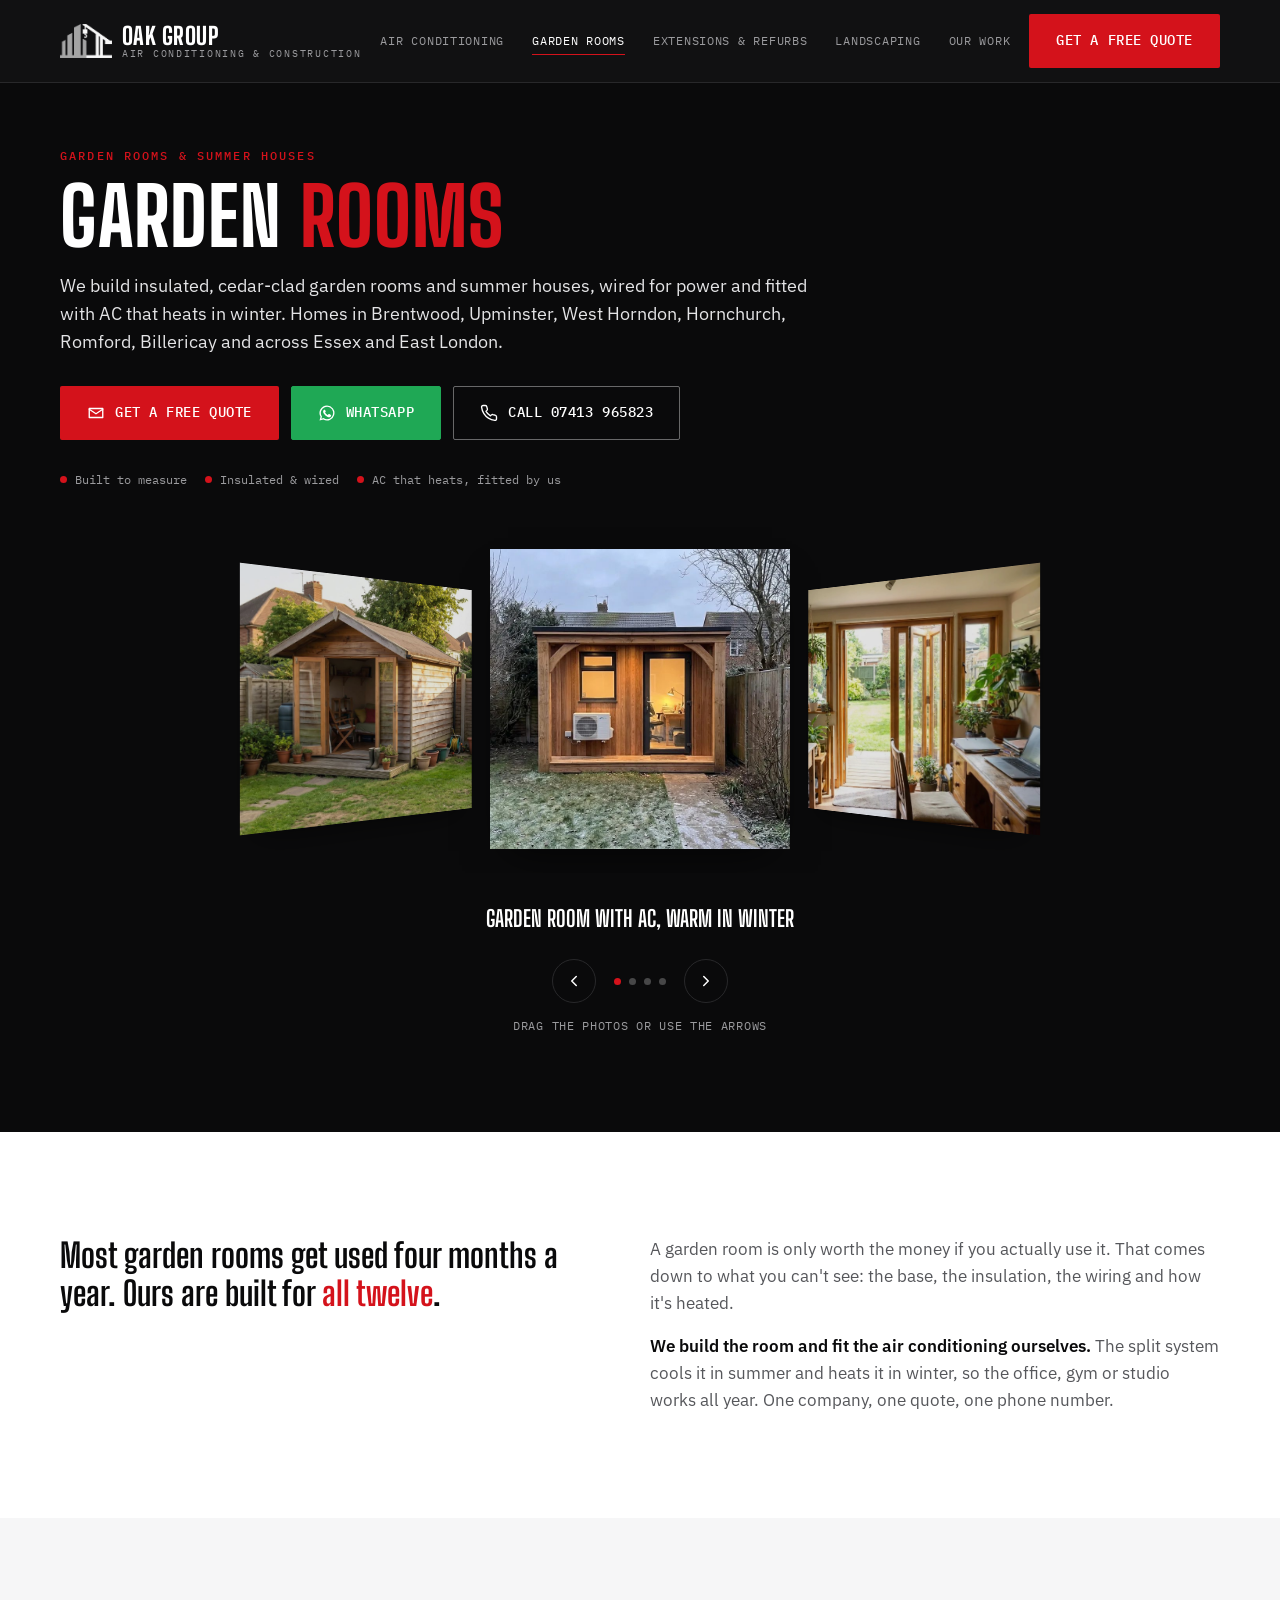
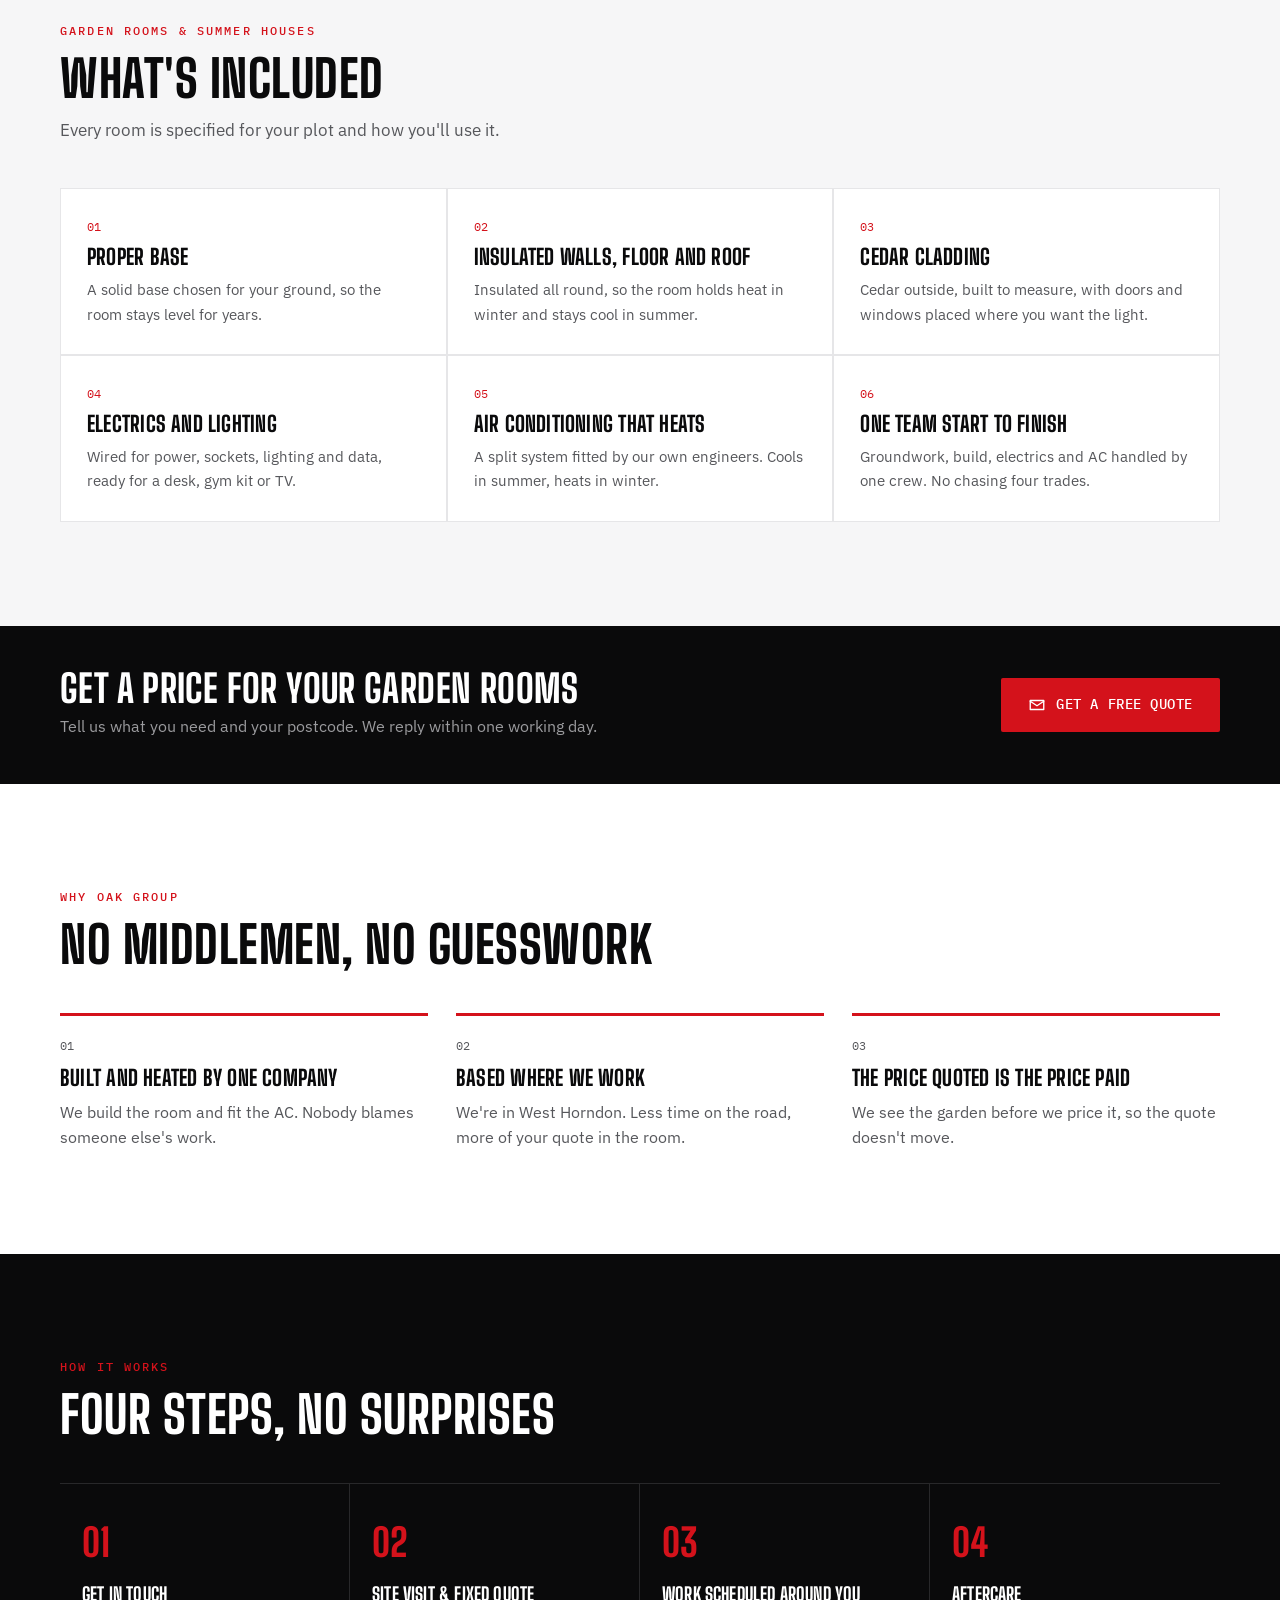
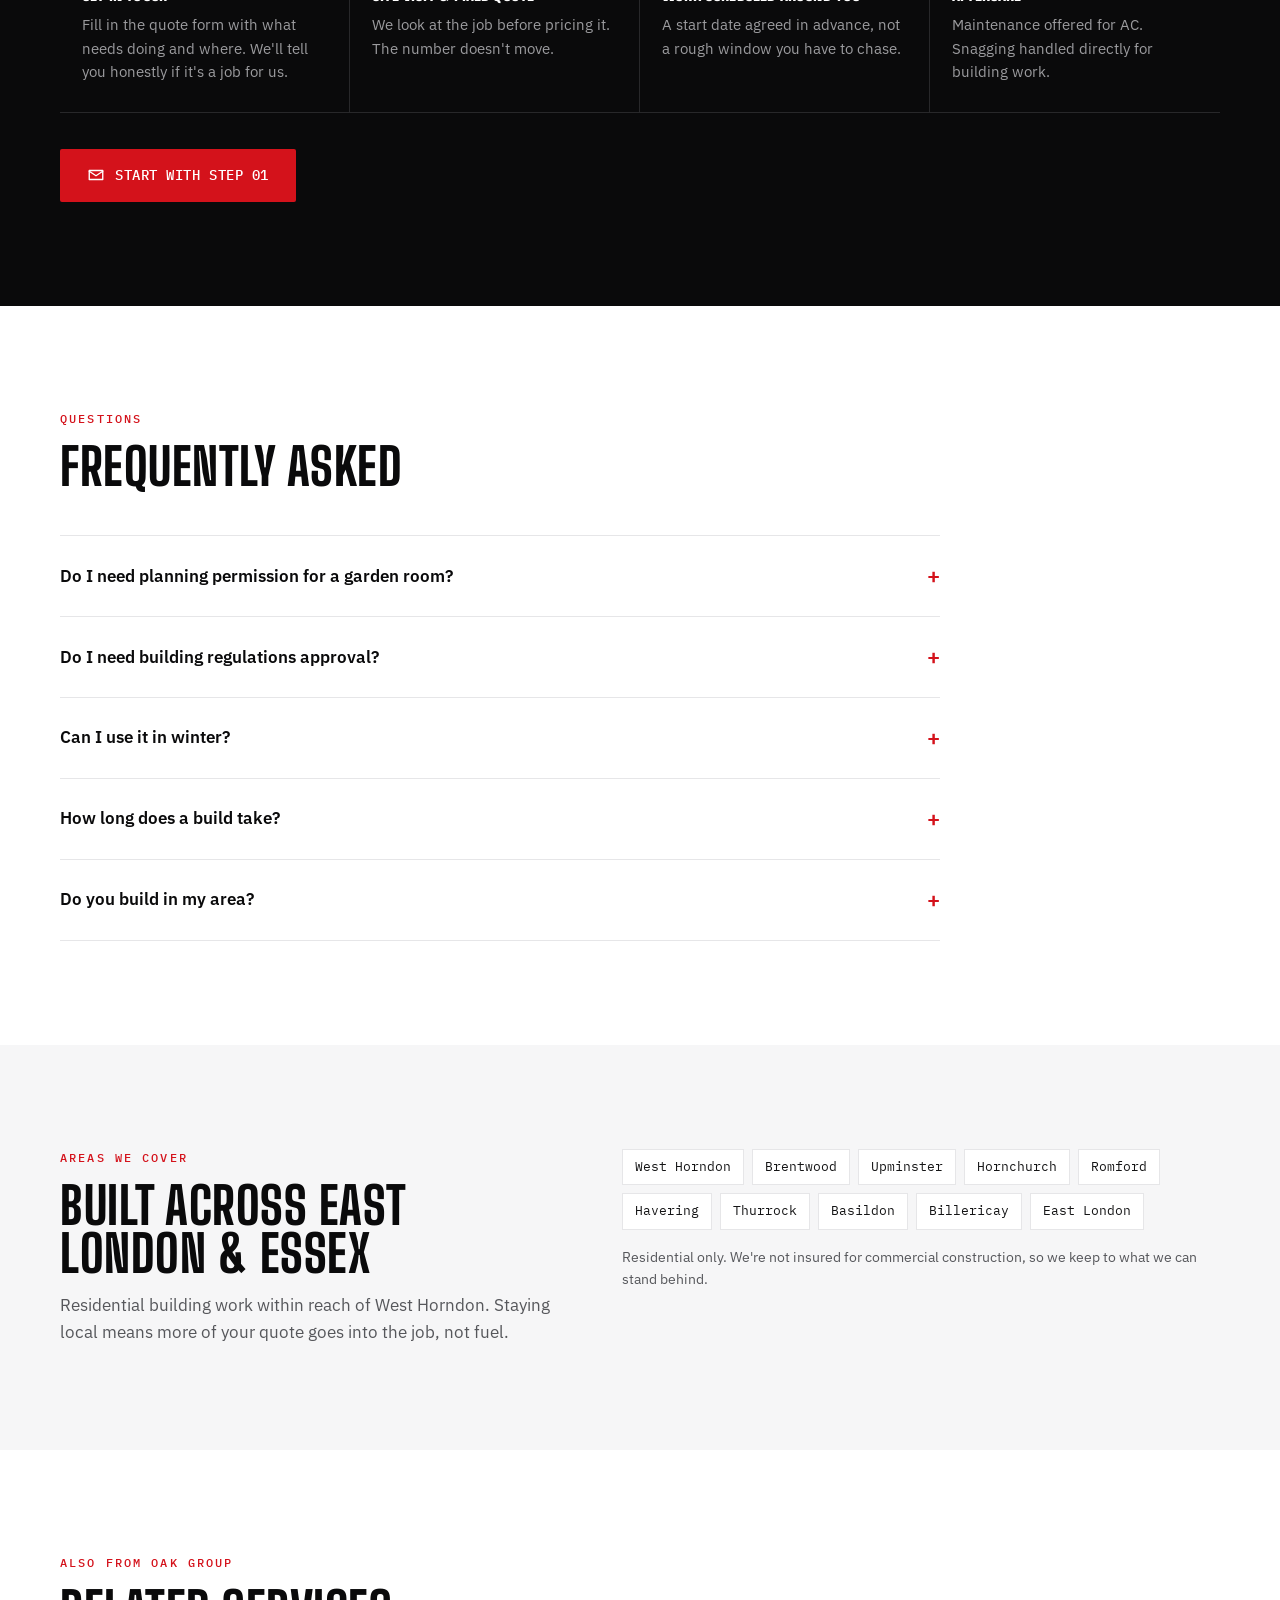
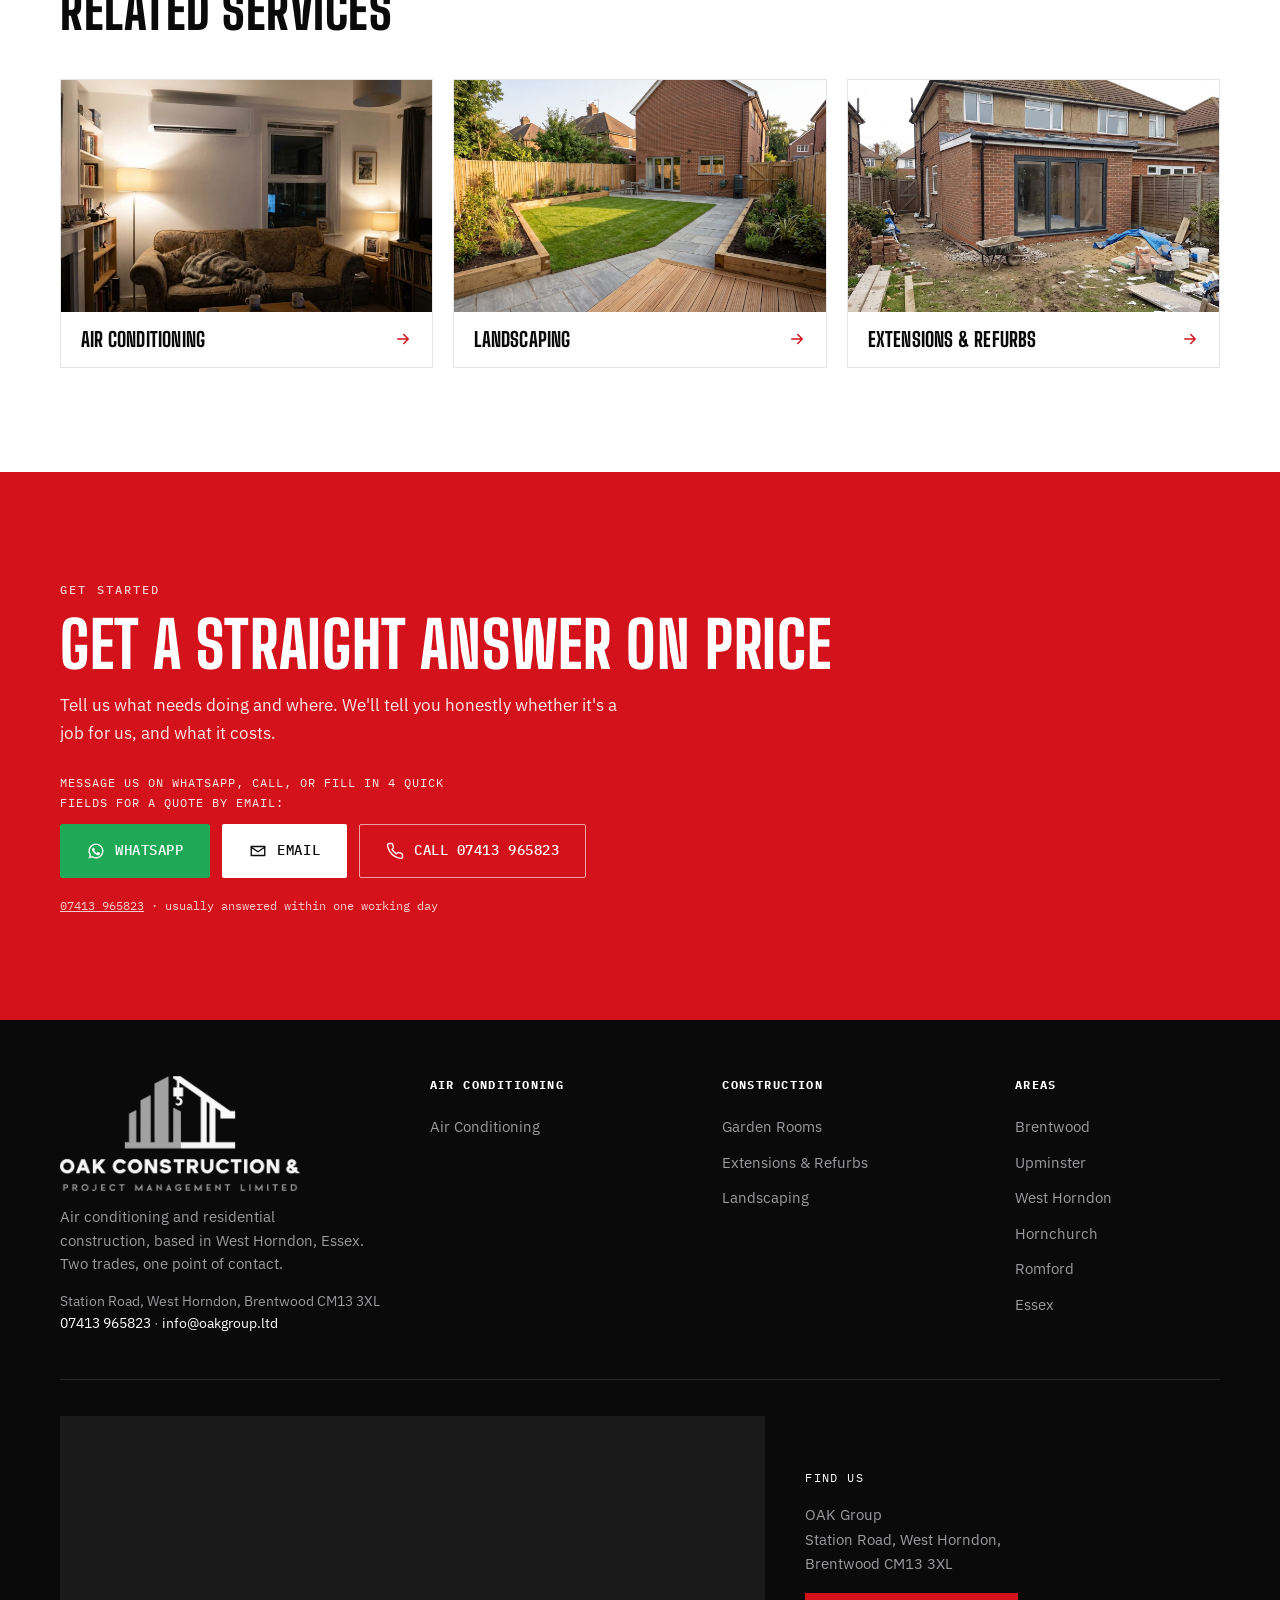
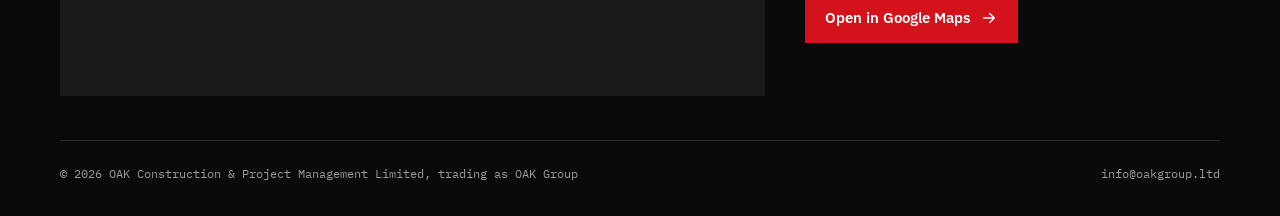
<file: garden-rooms/index.html>
<!doctype html>
<html lang="en">
<head>
<meta charset="utf-8">
<meta name="viewport" content="width=device-width, initial-scale=1, viewport-fit=cover">
<title>Garden Rooms in Essex &amp; East London | OAK Group</title>
<meta name="description" content="Insulated, cedar-clad garden rooms and summer houses built to measure in Essex and East London. Wired for power, with AC that heats in winter. Fixed quote after a site visit.">
<meta name="robots" content="index, follow, max-image-preview:large">
<link rel="canonical" href="https://www.oakgroup.company/garden-rooms/">
<meta property="og:type" content="website">
<meta property="og:site_name" content="OAK Group">
<meta property="og:url" content="https://www.oakgroup.company/garden-rooms/">
<meta property="og:title" content="Garden Rooms in Essex &amp; East London | OAK Group">
<meta property="og:description" content="Insulated, cedar-clad garden rooms and summer houses built to measure in Essex and East London. Wired for power, with AC that heats in winter. Fixed quote after a site visit.">
<meta property="og:image" content="https://www.oakgroup.company/assets/summerhouse.jpg">
<meta property="og:locale" content="en_GB">
<meta name="twitter:card" content="summary_large_image">
<meta name="geo.region" content="GB-ESS">
<meta name="geo.placename" content="West Horndon, Brentwood, Essex">
<meta name="theme-color" content="#0A0A0B">
<link rel="icon" href="/favicon.ico" sizes="48x48">
<link rel="icon" type="image/png" sizes="96x96" href="/assets/favicon-96.png">
<link rel="icon" type="image/png" sizes="192x192" href="/assets/favicon-192.png">
<link rel="apple-touch-icon" sizes="180x180" href="/assets/favicon-180.png">
<link rel="manifest" href="/site.webmanifest">
<script src="/assets/oak-source.js"></script>
<!-- Google tag (gtag.js) -->
<script async src="https://www.googletagmanager.com/gtag/js?id=AW-18524409646"></script>
<script>
  window.dataLayer = window.dataLayer || [];
  function gtag(){dataLayer.push(arguments);}
  gtag('js', new Date());
  gtag('config', 'AW-18524409646');
</script>
<link rel="preconnect" href="https://fonts.googleapis.com">
<link rel="preconnect" href="https://fonts.gstatic.com" crossorigin>
<link href="https://fonts.googleapis.com/css2?family=Big+Shoulders+Display:wght@600;700;800;900&family=IBM+Plex+Sans:wght@400;500;600;700&family=IBM+Plex+Mono:wght@400;500&display=swap" rel="stylesheet">
<link rel="stylesheet" href="../assets/pages.css">
<script type="application/ld+json">
{
 "@context": "https://schema.org",
 "@graph": [
  {
   "@type": "Service",
   "@id": "https://www.oakgroup.company/garden-rooms/#service",
   "name": "Garden rooms and summer houses",
   "serviceType": "Garden rooms and summer houses",
   "description": "Insulated, cedar-clad garden rooms and summer houses built to measure in Essex and East London. Wired for power, with AC that heats in winter. Fixed quote after a site visit.",
   "url": "https://www.oakgroup.company/garden-rooms/",
   "image": "https://www.oakgroup.company/assets/summerhouse.jpg",
   "areaServed": [
    {
     "@type": "Place",
     "name": "West Horndon"
    },
    {
     "@type": "Place",
     "name": "Brentwood"
    },
    {
     "@type": "Place",
     "name": "Upminster"
    },
    {
     "@type": "Place",
     "name": "Hornchurch"
    },
    {
     "@type": "Place",
     "name": "Romford"
    },
    {
     "@type": "Place",
     "name": "Havering"
    },
    {
     "@type": "Place",
     "name": "Thurrock"
    },
    {
     "@type": "Place",
     "name": "Basildon"
    },
    {
     "@type": "Place",
     "name": "Billericay"
    },
    {
     "@type": "Place",
     "name": "East London"
    }
   ],
   "provider": {
    "@type": [
     "HVACBusiness",
     "GeneralContractor"
    ],
    "@id": "https://www.oakgroup.company/#business",
    "name": "OAK Group",
    "url": "https://www.oakgroup.company/",
    "email": "info@oakgroup.ltd",
    "telephone": "+44 7413 965823",
    "sameAs": [
     "https://www.instagram.com/group.oak/",
     "https://www.facebook.com/people/Oak-Group-Company/61595795720572/"
    ],
    "address": {
     "@type": "PostalAddress",
     "streetAddress": "Station Road",
     "addressLocality": "West Horndon, Brentwood",
     "addressRegion": "Essex",
     "postalCode": "CM13 3XL",
     "addressCountry": "GB"
    }
   }
  },
  {
   "@type": "BreadcrumbList",
   "itemListElement": [
    {
     "@type": "ListItem",
     "position": 1,
     "name": "Home",
     "item": "https://www.oakgroup.company/"
    },
    {
     "@type": "ListItem",
     "position": 2,
     "name": "Garden Rooms",
     "item": "https://www.oakgroup.company/garden-rooms/"
    }
   ]
  },
  {
   "@type": "FAQPage",
   "mainEntity": [
    {
     "@type": "Question",
     "name": "Do I need planning permission for a garden room?",
     "acceptedAnswer": {
      "@type": "Answer",
      "text": "Usually not. In England most garden rooms count as permitted development if they sit behind the house, cover no more than half the garden, and stay under 2.5m tall when within 2m of a boundary. Listed buildings, flats and conservation areas have tighter rules. We check this at the site visit, before you pay anything."
     }
    },
    {
     "@type": "Question",
     "name": "Do I need building regulations approval?",
     "acceptedAnswer": {
      "@type": "Answer",
      "text": "Rooms under 15m² of floor space that nobody sleeps in usually don't. Between 15m² and 30m² they're usually exempt if they sit at least 1m from the boundary. We'll tell you which applies to yours."
     }
    },
    {
     "@type": "Question",
     "name": "Can I use it in winter?",
     "acceptedAnswer": {
      "@type": "Answer",
      "text": "Yes. That's the point of the insulation and the AC. A split system heats as well as cools, so the room stays comfortable in January."
     }
    },
    {
     "@type": "Question",
     "name": "How long does a build take?",
     "acceptedAnswer": {
      "@type": "Answer",
      "text": "It depends on the size and the base. You get an agreed start date and a clear timeline with your quote, not a rough window."
     }
    },
    {
     "@type": "Question",
     "name": "Do you build in my area?",
     "acceptedAnswer": {
      "@type": "Answer",
      "text": "We build in East London and Essex, including Brentwood, Havering and Thurrock. Residential only."
     }
    }
   ]
  }
 ]
}
</script>
</head>
<body>

<!-- Generated by _build/services.py. Edit the copy there, not here. -->

<nav class="nav">
  <div class="container nav-row">
    <a href="../" class="brand">
      <img class="brand-icon" src="../assets/logo-oak-icon-white.png" alt="" width="52" height="34">
      <span class="brand-text">
        <span class="brand-mark">OAK Group</span>
        <span class="brand-sub">Air Conditioning &amp; Construction</span>
      </span>
    </a>
    <div class="nav-links">
      <a href="../air-conditioning/">Air Conditioning</a>
      <a href="../garden-rooms/" aria-current="page">Garden Rooms</a>
      <a href="../building-works/">Extensions &amp; Refurbs</a>
      <a href="../landscaping/">Landscaping</a>
      <a href="../#work">Our Work</a>
    </div>
    <div class="nav-actions">
      <a class="btn btn-red nav-cta" href="../?service=garden-room#contact">Get a Free Quote</a>
      <button class="burger" id="burgerBtn" aria-label="Open menu" aria-expanded="false" aria-controls="mobileMenu">
        <svg id="burgerIconOpen" viewBox="0 0 24 24" fill="none" stroke="currentColor" stroke-width="1.8" stroke-linecap="round"><path d="M3 6h18M3 12h18M3 18h18"/></svg>
        <svg id="burgerIconClose" viewBox="0 0 24 24" fill="none" stroke="currentColor" stroke-width="1.8" stroke-linecap="round" style="display:none;"><path d="M6 6l12 12M18 6 6 18"/></svg>
      </button>
    </div>
  </div>
</nav>

<div class="mobile-menu" id="mobileMenu">
  <a href="../">Home</a>
  <a href="../air-conditioning/">Air Conditioning</a>
  <a href="../garden-rooms/">Garden Rooms</a>
  <a href="../building-works/">Extensions &amp; Refurbs</a>
  <a href="../landscaping/">Landscaping</a>
  <a class="btn btn-red" href="../?service=garden-room#contact">Get a Free Quote</a>
</div>

<header class="svc-hero">
  <div class="container">
    <div class="svc-hero-text">
      <span class="eyebrow">Garden Rooms &amp; Summer Houses</span>
      <h1>Garden <em>Rooms</em></h1>
      <p class="lead">We build insulated, cedar-clad garden rooms and summer houses, wired for power and fitted with AC that heats in winter. Homes in Brentwood, Upminster, West Horndon, Hornchurch, Romford, Billericay and across Essex and East London.</p>
      <div class="hero-ctas">
        <a class="btn btn-red" href="../?service=garden-room#contact"><svg viewBox="0 0 24 24" fill="none" stroke="currentColor" stroke-width="1.8" stroke-linecap="round" stroke-linejoin="round"><path d="M3 6h18v12H3z"/><path d="m3 7 9 6 9-6"/></svg>Get a Free Quote</a>
        <a class="btn btn-wa" href="https://wa.me/447413965823?text=Hi%20OAK%20Group%21%20I%20found%20you%20on%20your%20website%20and%20I%27d%20like%20a%20quote%20for%20a%20garden%20room.%0A%0AMy%20area%20/%20postcode%3A%20%0AWhat%20I%20need%3A%20" target="_blank" rel="noopener"><svg viewBox="0 0 24 24" fill="currentColor" aria-hidden="true"><path d="M12 2a10 10 0 0 0-8.6 15.1L2 22l5-1.3A10 10 0 1 0 12 2Zm0 18.2a8.2 8.2 0 0 1-4.2-1.2l-.3-.2-3 .8.8-2.9-.2-.3A8.2 8.2 0 1 1 12 20.2Zm4.5-6.1c-.2-.1-1.5-.7-1.7-.8-.2-.1-.4-.1-.6.1l-.8 1c-.1.2-.3.2-.5.1a6.7 6.7 0 0 1-3.3-2.9c-.3-.4.2-.4.7-1.3.1-.2 0-.3 0-.4l-.8-1.8c-.2-.5-.4-.4-.6-.4h-.5a1 1 0 0 0-.7.3 3 3 0 0 0-.9 2.2 5.2 5.2 0 0 0 1.1 2.7 11.8 11.8 0 0 0 4.5 4c1.7.7 2.3.8 3.2.6.5-.1 1.5-.6 1.7-1.2.2-.6.2-1.1.1-1.2l-.5-.3Z"/></svg>WhatsApp</a>
        <a class="btn btn-ghost-ink" href="tel:+447413965823"><svg viewBox="0 0 24 24" fill="none" stroke="currentColor" stroke-width="1.8" stroke-linecap="round" stroke-linejoin="round"><path d="M22 16.9v3a2 2 0 0 1-2.2 2 19.8 19.8 0 0 1-8.6-3.1 19.5 19.5 0 0 1-6-6A19.8 19.8 0 0 1 2.1 4.2 2 2 0 0 1 4.1 2h3a2 2 0 0 1 2 1.7c.1.9.4 1.8.7 2.7a2 2 0 0 1-.5 2.1L8 9.8a16 16 0 0 0 6 6l1.3-1.3a2 2 0 0 1 2.1-.4c.9.3 1.8.6 2.7.7a2 2 0 0 1 1.7 2z"/></svg>Call 07413 965823</a>
      </div>
      <ul class="hero-facts">
          <li>Built to measure</li>
          <li>Insulated &amp; wired</li>
          <li>AC that heats, fitted by us</li>
      </ul>
    </div>
    <div class="cf-wrap">
      <div class="cf-frame" id="cfFrame" tabindex="0" role="region" aria-roledescription="carousel" aria-label="Photos">
        <div class="cf-stage" id="cfStage"></div>
      </div>
      <div class="cf-caption">
        <p class="cf-title" id="cfTitle"></p>
        <p class="cf-sub" id="cfSub"></p>
      </div>
      <div class="cf-nav">
        <button id="cfPrev" aria-label="Previous photo"><svg viewBox="0 0 24 24" fill="none" stroke="currentColor" stroke-width="2" stroke-linecap="round" stroke-linejoin="round"><path d="m15 18-6-6 6-6"/></svg></button>
        <div class="cf-dots" id="cfDots"></div>
        <button id="cfNext" aria-label="Next photo"><svg viewBox="0 0 24 24" fill="none" stroke="currentColor" stroke-width="2" stroke-linecap="round" stroke-linejoin="round"><path d="m9 18 6-6-6-6"/></svg></button>
      </div>
      <p class="cf-hint">Drag the photos or use the arrows</p>
    </div>
  </div>
</header>

<main>
<section>
  <div class="container intro-grid">
    <p class="intro-kicker">Most garden rooms get used four months a year. Ours are built for <mark>all twelve</mark>.</p>
    <div class="intro-body">
        <p>A garden room is only worth the money if you actually use it. That comes down to what you can't see: the base, the insulation, the wiring and how it's heated.</p>
        <p><strong>We build the room and fit the air conditioning ourselves.</strong> The split system cools it in summer and heats it in winter, so the office, gym or studio works all year. One company, one quote, one phone number.</p>
    </div>
  </div>
</section>

<section class="included" id="services">
  <div class="container">
    <div class="section-head">
      <span class="eyebrow">Garden Rooms &amp; Summer Houses</span>
      <h2>What's Included</h2>
      <p>Every room is specified for your plot and how you'll use it.</p>
    </div>
    <div class="inc-grid">
      <div class="inc-card"><span class="num">01</span><h3>Proper base</h3><p>A solid base chosen for your ground, so the room stays level for years.</p></div>
      <div class="inc-card"><span class="num">02</span><h3>Insulated walls, floor and roof</h3><p>Insulated all round, so the room holds heat in winter and stays cool in summer.</p></div>
      <div class="inc-card"><span class="num">03</span><h3>Cedar cladding</h3><p>Cedar outside, built to measure, with doors and windows placed where you want the light.</p></div>
      <div class="inc-card"><span class="num">04</span><h3>Electrics and lighting</h3><p>Wired for power, sockets, lighting and data, ready for a desk, gym kit or TV.</p></div>
      <div class="inc-card"><span class="num">05</span><h3>Air conditioning that heats</h3><p>A split system fitted by our own engineers. Cools in summer, heats in winter.</p></div>
      <div class="inc-card"><span class="num">06</span><h3>One team start to finish</h3><p>Groundwork, build, electrics and AC handled by one crew. No chasing four trades.</p></div>
    </div>
  </div>
</section>

<aside class="mid-cta">
  <div class="container mid-cta-row">
    <div>
      <h2>Get a Price for Your Garden Rooms</h2>
      <p>Tell us what you need and your postcode. We reply within one working day.</p>
    </div>
    <div class="btns">
      <a class="btn btn-red" href="../?service=garden-room#contact"><svg viewBox="0 0 24 24" fill="none" stroke="currentColor" stroke-width="1.8" stroke-linecap="round" stroke-linejoin="round"><path d="M3 6h18v12H3z"/><path d="m3 7 9 6 9-6"/></svg>Get a Free Quote</a>
    </div>
  </div>
</aside>

<section>
  <div class="container">
    <div class="section-head">
      <span class="eyebrow">Why OAK Group</span>
      <h2>No Middlemen, No Guesswork</h2>
    </div>
    <div class="why-grid">
      <div class="why-card"><span class="num">01</span><h3>Built and heated by one company</h3><p>We build the room and fit the AC. Nobody blames someone else's work.</p></div>
      <div class="why-card"><span class="num">02</span><h3>Based where we work</h3><p>We're in West Horndon. Less time on the road, more of your quote in the room.</p></div>
      <div class="why-card"><span class="num">03</span><h3>The price quoted is the price paid</h3><p>We see the garden before we price it, so the quote doesn't move.</p></div>
    </div>
  </div>
</section>

<section class="process">
  <div class="container on-ink">
    <div class="section-head">
      <span class="eyebrow">How It Works</span>
      <h2>Four Steps, No Surprises</h2>
    </div>
    <div class="process-grid">
      <div class="process-step"><span class="num">01</span><h3>Get in Touch</h3><p>Fill in the quote form with what needs doing and where. We'll tell you honestly if it's a job for us.</p></div>
      <div class="process-step"><span class="num">02</span><h3>Site Visit &amp; Fixed Quote</h3><p>We look at the job before pricing it. The number doesn't move.</p></div>
      <div class="process-step"><span class="num">03</span><h3>Work Scheduled Around You</h3><p>A start date agreed in advance, not a rough window you have to chase.</p></div>
      <div class="process-step"><span class="num">04</span><h3>Aftercare</h3><p>Maintenance offered for AC. Snagging handled directly for building work.</p></div>
    </div>
    <div class="process-foot">
      <a class="btn btn-red" href="../?service=garden-room#contact"><svg viewBox="0 0 24 24" fill="none" stroke="currentColor" stroke-width="1.8" stroke-linecap="round" stroke-linejoin="round"><path d="M3 6h18v12H3z"/><path d="m3 7 9 6 9-6"/></svg>Start With Step 01</a>
    </div>
  </div>
</section>

<section id="faq">
  <div class="container">
    <div class="section-head">
      <span class="eyebrow">Questions</span>
      <h2>Frequently Asked</h2>
    </div>
    <div class="faq-list">
      <details><summary>Do I need planning permission for a garden room?</summary><div class="answer"><p>Usually not. In England most garden rooms count as permitted development if they sit behind the house, cover no more than half the garden, and stay under 2.5m tall when within 2m of a boundary.</p><p>Listed buildings, flats and conservation areas have tighter rules. We check this at the site visit, before you pay anything.</p></div></details>
      <details><summary>Do I need building regulations approval?</summary><div class="answer"><p>Rooms under 15m² of floor space that nobody sleeps in usually don&#x27;t. Between 15m² and 30m² they&#x27;re usually exempt if they sit at least 1m from the boundary. We&#x27;ll tell you which applies to yours.</p></div></details>
      <details><summary>Can I use it in winter?</summary><div class="answer"><p>Yes. That&#x27;s the point of the insulation and the AC. A split system heats as well as cools, so the room stays comfortable in January.</p></div></details>
      <details><summary>How long does a build take?</summary><div class="answer"><p>It depends on the size and the base. You get an agreed start date and a clear timeline with your quote, not a rough window.</p></div></details>
      <details><summary>Do you build in my area?</summary><div class="answer"><p>We build in East London and Essex, including Brentwood, Havering and Thurrock. Residential only.</p></div></details>
    </div>
  </div>
</section>

<section class="areas" id="areas">
  <div class="container areas-row">
    <div class="section-head" style="margin-bottom:0;">
      <span class="eyebrow">Areas We Cover</span>
      <h2>Built Across East London &amp; Essex</h2>
      <p>Residential building work within reach of West Horndon. Staying local means more of your quote goes into the job, not fuel.</p>
    </div>
    <div>
      <div class="area-pills"><span>West Horndon</span><span>Brentwood</span><span>Upminster</span><span>Hornchurch</span><span>Romford</span><span>Havering</span><span>Thurrock</span><span>Basildon</span><span>Billericay</span><span>East London</span></div>
      <p class="fine">Residential only. We're not insured for commercial construction, so we keep to what we can stand behind.</p>
    </div>
  </div>
</section>

<section>
  <div class="container">
    <div class="section-head">
      <span class="eyebrow">Also From OAK Group</span>
      <h2>Related Services</h2>
    </div>
    <div class="related-grid">
      <a class="related-card" href="../air-conditioning/"><div class="img"><img loading="lazy" decoding="async" src="../assets/ac-living-room-winter.jpg" alt="Engineer installing a wall-mounted air conditioning unit in a British living room"></div><div class="body"><h3>Air Conditioning</h3><svg viewBox="0 0 24 24" fill="none" stroke="currentColor" stroke-width="2" stroke-linecap="round" stroke-linejoin="round"><path d="M5 12h14M13 6l6 6-6 6"/></svg></div></a>
      <a class="related-card" href="../landscaping/"><div class="img"><img loading="lazy" decoding="async" src="../assets/landscaping.jpg" alt="Completed garden landscaping with patio, decking and planting in Essex"></div><div class="body"><h3>Landscaping</h3><svg viewBox="0 0 24 24" fill="none" stroke="currentColor" stroke-width="2" stroke-linecap="round" stroke-linejoin="round"><path d="M5 12h14M13 6l6 6-6 6"/></svg></div></a>
      <a class="related-card" href="../building-works/"><div class="img"><img loading="lazy" decoding="async" src="../assets/extension.jpg" alt="Single-storey rear extension on an Essex home"></div><div class="body"><h3>Extensions &amp; Refurbs</h3><svg viewBox="0 0 24 24" fill="none" stroke="currentColor" stroke-width="2" stroke-linecap="round" stroke-linejoin="round"><path d="M5 12h14M13 6l6 6-6 6"/></svg></div></a>
    </div>
  </div>
</section>

<section class="final-cta" id="contact">
  <div class="container">
    <span class="eyebrow">Get Started</span>
    <h2>Get a Straight Answer on Price</h2>
    <p>Tell us what needs doing and where. We'll tell you honestly whether it's a job for us, and what it costs.</p>
    <p class="btns-lead">Message us on WhatsApp, call, or fill in 4 quick fields for a quote by email:</p>
    <div class="btns">
      <a class="btn btn-wa" href="https://wa.me/447413965823?text=Hi%20OAK%20Group%21%20I%20found%20you%20on%20your%20website%20and%20I%27d%20like%20a%20quote%20for%20a%20garden%20room.%0A%0AMy%20area%20/%20postcode%3A%20%0AWhat%20I%20need%3A%20" target="_blank" rel="noopener"><svg viewBox="0 0 24 24" fill="currentColor" aria-hidden="true"><path d="M12 2a10 10 0 0 0-8.6 15.1L2 22l5-1.3A10 10 0 1 0 12 2Zm0 18.2a8.2 8.2 0 0 1-4.2-1.2l-.3-.2-3 .8.8-2.9-.2-.3A8.2 8.2 0 1 1 12 20.2Zm4.5-6.1c-.2-.1-1.5-.7-1.7-.8-.2-.1-.4-.1-.6.1l-.8 1c-.1.2-.3.2-.5.1a6.7 6.7 0 0 1-3.3-2.9c-.3-.4.2-.4.7-1.3.1-.2 0-.3 0-.4l-.8-1.8c-.2-.5-.4-.4-.6-.4h-.5a1 1 0 0 0-.7.3 3 3 0 0 0-.9 2.2 5.2 5.2 0 0 0 1.1 2.7 11.8 11.8 0 0 0 4.5 4c1.7.7 2.3.8 3.2.6.5-.1 1.5-.6 1.7-1.2.2-.6.2-1.1.1-1.2l-.5-.3Z"/></svg>WhatsApp</a>
      <a class="btn btn-white" href="../?service=garden-room#contact"><svg viewBox="0 0 24 24" fill="none" stroke="currentColor" stroke-width="1.8" stroke-linecap="round" stroke-linejoin="round"><path d="M3 6h18v12H3z"/><path d="m3 7 9 6 9-6"/></svg>Email</a>
      <a class="btn btn-ghost-white" href="tel:+447413965823"><svg viewBox="0 0 24 24" fill="none" stroke="currentColor" stroke-width="1.8" stroke-linecap="round" stroke-linejoin="round"><path d="M22 16.9v3a2 2 0 0 1-2.2 2 19.8 19.8 0 0 1-8.6-3.1 19.5 19.5 0 0 1-6-6A19.8 19.8 0 0 1 2.1 4.2 2 2 0 0 1 4.1 2h3a2 2 0 0 1 2 1.7c.1.9.4 1.8.7 2.7a2 2 0 0 1-.5 2.1L8 9.8a16 16 0 0 0 6 6l1.3-1.3a2 2 0 0 1 2.1-.4c.9.3 1.8.6 2.7.7a2 2 0 0 1 1.7 2z"/></svg>Call 07413 965823</a>
    </div>
    <p class="fine"><a href="tel:+447413965823" style="color:inherit;">07413 965823</a> &middot; usually answered within one working day</p>
  </div>
</section>
</main>

<footer>
  <div class="container">
    <div class="footer-grid">
      <div class="footer-brand">
        <a class="footer-logo" href="../"><img loading="lazy" decoding="async" src="../assets/logo-oak-white.png" alt="OAK Construction &amp; Project Management Limited" width="260" height="125"></a>
        <p>Air conditioning and residential construction, based in West Horndon, Essex. Two trades, one point of contact.</p>
        <address class="footer-nap">Station Road, West Horndon, Brentwood CM13 3XL<br><a href="tel:+447413965823">07413 965823</a> &middot; <a href="mailto:info@oakgroup.ltd">info@oakgroup.ltd</a></address>
      </div>
      <div class="footer-col">
        <h5>Air Conditioning</h5>
        <a href="../air-conditioning/">Air Conditioning</a>
      </div>
      <div class="footer-col">
        <h5>Construction</h5>
        <a href="../garden-rooms/">Garden Rooms</a>
        <a href="../building-works/">Extensions &amp; Refurbs</a>
        <a href="../landscaping/">Landscaping</a>
      </div>
      <div class="footer-col">
        <h5>Areas</h5>
        <span>Brentwood</span>
        <span>Upminster</span>
        <span>West Horndon</span>
        <span>Hornchurch</span>
        <span>Romford</span>
        <span>Essex</span>
      </div>
    </div>
    <div class="footer-map">
      <iframe title="OAK Group on Google Maps" loading="lazy" referrerpolicy="no-referrer-when-downgrade" src="https://www.google.com/maps?cid=7300669711752812014&amp;output=embed" allowfullscreen></iframe>
      <div class="footer-map-info">
        <span class="footer-map-label">Find Us</span>
        <p>OAK Group<br>Station Road, West Horndon,<br>Brentwood CM13 3XL</p>
        <a class="footer-map-btn" href="https://www.google.com/maps?cid=7300669711752812014" target="_blank" rel="noopener">Open in Google Maps <svg viewBox="0 0 24 24" fill="none" stroke="currentColor" stroke-width="2" stroke-linecap="round" stroke-linejoin="round" aria-hidden="true"><path d="M5 12h14M13 6l6 6-6 6"/></svg></a>
      </div>
    </div>
    <div class="footer-bottom">
      <span>&copy; 2026 OAK Construction &amp; Project Management Limited, trading as OAK Group</span>
      <a href="mailto:info@oakgroup.ltd">info@oakgroup.ltd</a>
    </div>
  </div>
</footer>

<div class="sticky-cta">
  <a class="btn btn-red" href="../?service=garden-room#contact"><svg viewBox="0 0 24 24" fill="none" stroke="currentColor" stroke-width="1.8" stroke-linecap="round" stroke-linejoin="round"><path d="M3 6h18v12H3z"/><path d="m3 7 9 6 9-6"/></svg>Free Quote</a>
  <a class="btn btn-wa" href="https://wa.me/447413965823?text=Hi%20OAK%20Group%21%20I%20found%20you%20on%20your%20website%20and%20I%27d%20like%20a%20quote%20for%20a%20garden%20room.%0A%0AMy%20area%20/%20postcode%3A%20%0AWhat%20I%20need%3A%20" target="_blank" rel="noopener" aria-label="WhatsApp OAK Group"><svg viewBox="0 0 24 24" fill="currentColor" aria-hidden="true"><path d="M12 2a10 10 0 0 0-8.6 15.1L2 22l5-1.3A10 10 0 1 0 12 2Zm0 18.2a8.2 8.2 0 0 1-4.2-1.2l-.3-.2-3 .8.8-2.9-.2-.3A8.2 8.2 0 1 1 12 20.2Zm4.5-6.1c-.2-.1-1.5-.7-1.7-.8-.2-.1-.4-.1-.6.1l-.8 1c-.1.2-.3.2-.5.1a6.7 6.7 0 0 1-3.3-2.9c-.3-.4.2-.4.7-1.3.1-.2 0-.3 0-.4l-.8-1.8c-.2-.5-.4-.4-.6-.4h-.5a1 1 0 0 0-.7.3 3 3 0 0 0-.9 2.2 5.2 5.2 0 0 0 1.1 2.7 11.8 11.8 0 0 0 4.5 4c1.7.7 2.3.8 3.2.6.5-.1 1.5-.6 1.7-1.2.2-.6.2-1.1.1-1.2l-.5-.3Z"/></svg>WhatsApp</a>
  <a class="btn btn-ghost-ink" href="tel:+447413965823" aria-label="Call OAK Group"><svg viewBox="0 0 24 24" fill="none" stroke="currentColor" stroke-width="1.8" stroke-linecap="round" stroke-linejoin="round"><path d="M22 16.9v3a2 2 0 0 1-2.2 2 19.8 19.8 0 0 1-8.6-3.1 19.5 19.5 0 0 1-6-6A19.8 19.8 0 0 1 2.1 4.2 2 2 0 0 1 4.1 2h3a2 2 0 0 1 2 1.7c.1.9.4 1.8.7 2.7a2 2 0 0 1-.5 2.1L8 9.8a16 16 0 0 0 6 6l1.3-1.3a2 2 0 0 1 2.1-.4c.9.3 1.8.6 2.7.7a2 2 0 0 1 1.7 2z"/></svg>Call</a>
</div>

<script>
(function(){
  var burger = document.getElementById('burgerBtn');
  var menu = document.getElementById('mobileMenu');
  var iconOpen = document.getElementById('burgerIconOpen');
  var iconClose = document.getElementById('burgerIconClose');
  function setOpen(open){
    menu.classList.toggle('is-open', open);
    burger.setAttribute('aria-expanded', open ? 'true' : 'false');
    iconOpen.style.display = open ? 'none' : 'block';
    iconClose.style.display = open ? 'block' : 'none';
  }
  burger.addEventListener('click', function(){ setOpen(!menu.classList.contains('is-open')); });
  menu.querySelectorAll('a').forEach(function(a){ a.addEventListener('click', function(){ setOpen(false); }); });
})();
</script>
<script>window.CF_SLIDES = [{"src": "../assets/garden-room-winter.jpg", "title": "Garden room with AC, warm in winter", "sub": ""}, {"src": "../assets/garden-room-office.jpg", "title": "Garden room used as a home office", "sub": ""}, {"src": "../assets/garden-room-build.jpg", "title": "Fitting cedar cladding to a new garden room", "sub": ""}, {"src": "../assets/summerhouse.jpg", "title": "Cedar-clad garden room in an Essex garden", "sub": ""}];</script>
<script src="../assets/coverflow.js"></script>
</body>
</html>
</file>
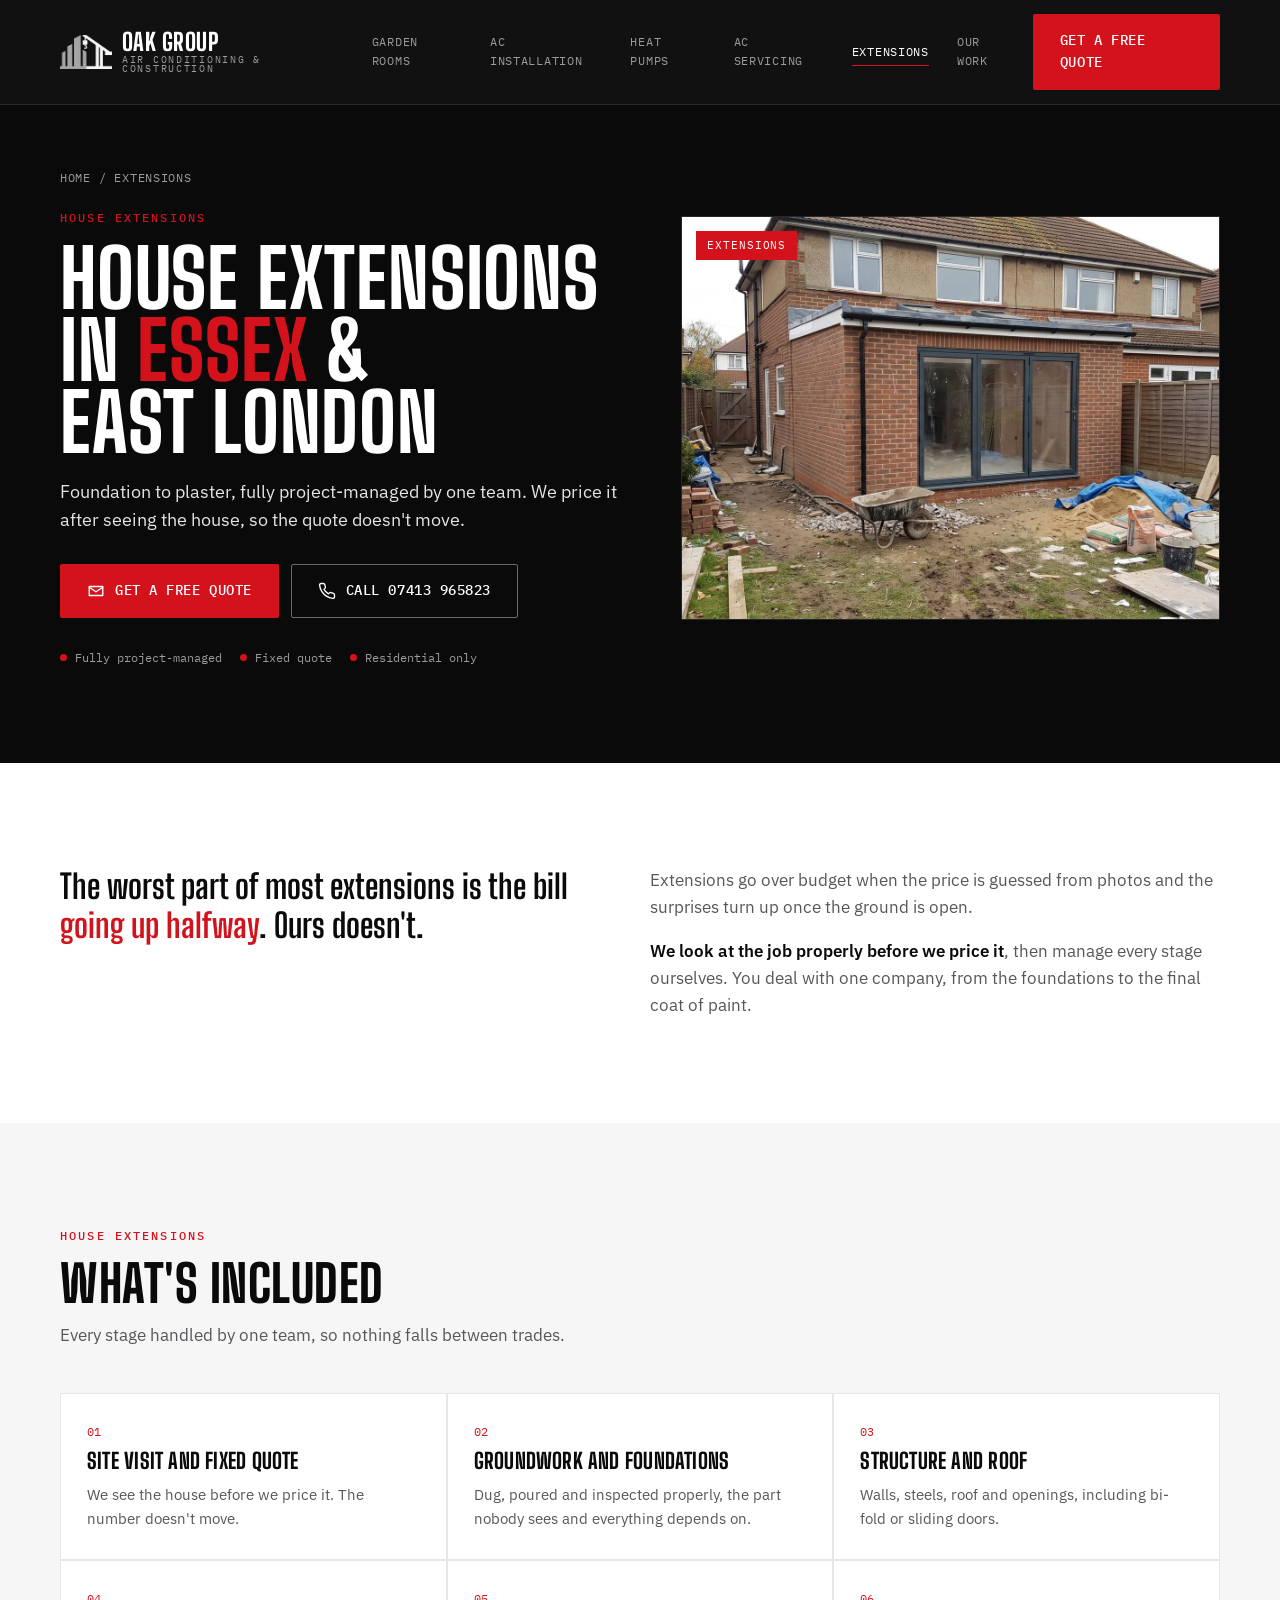
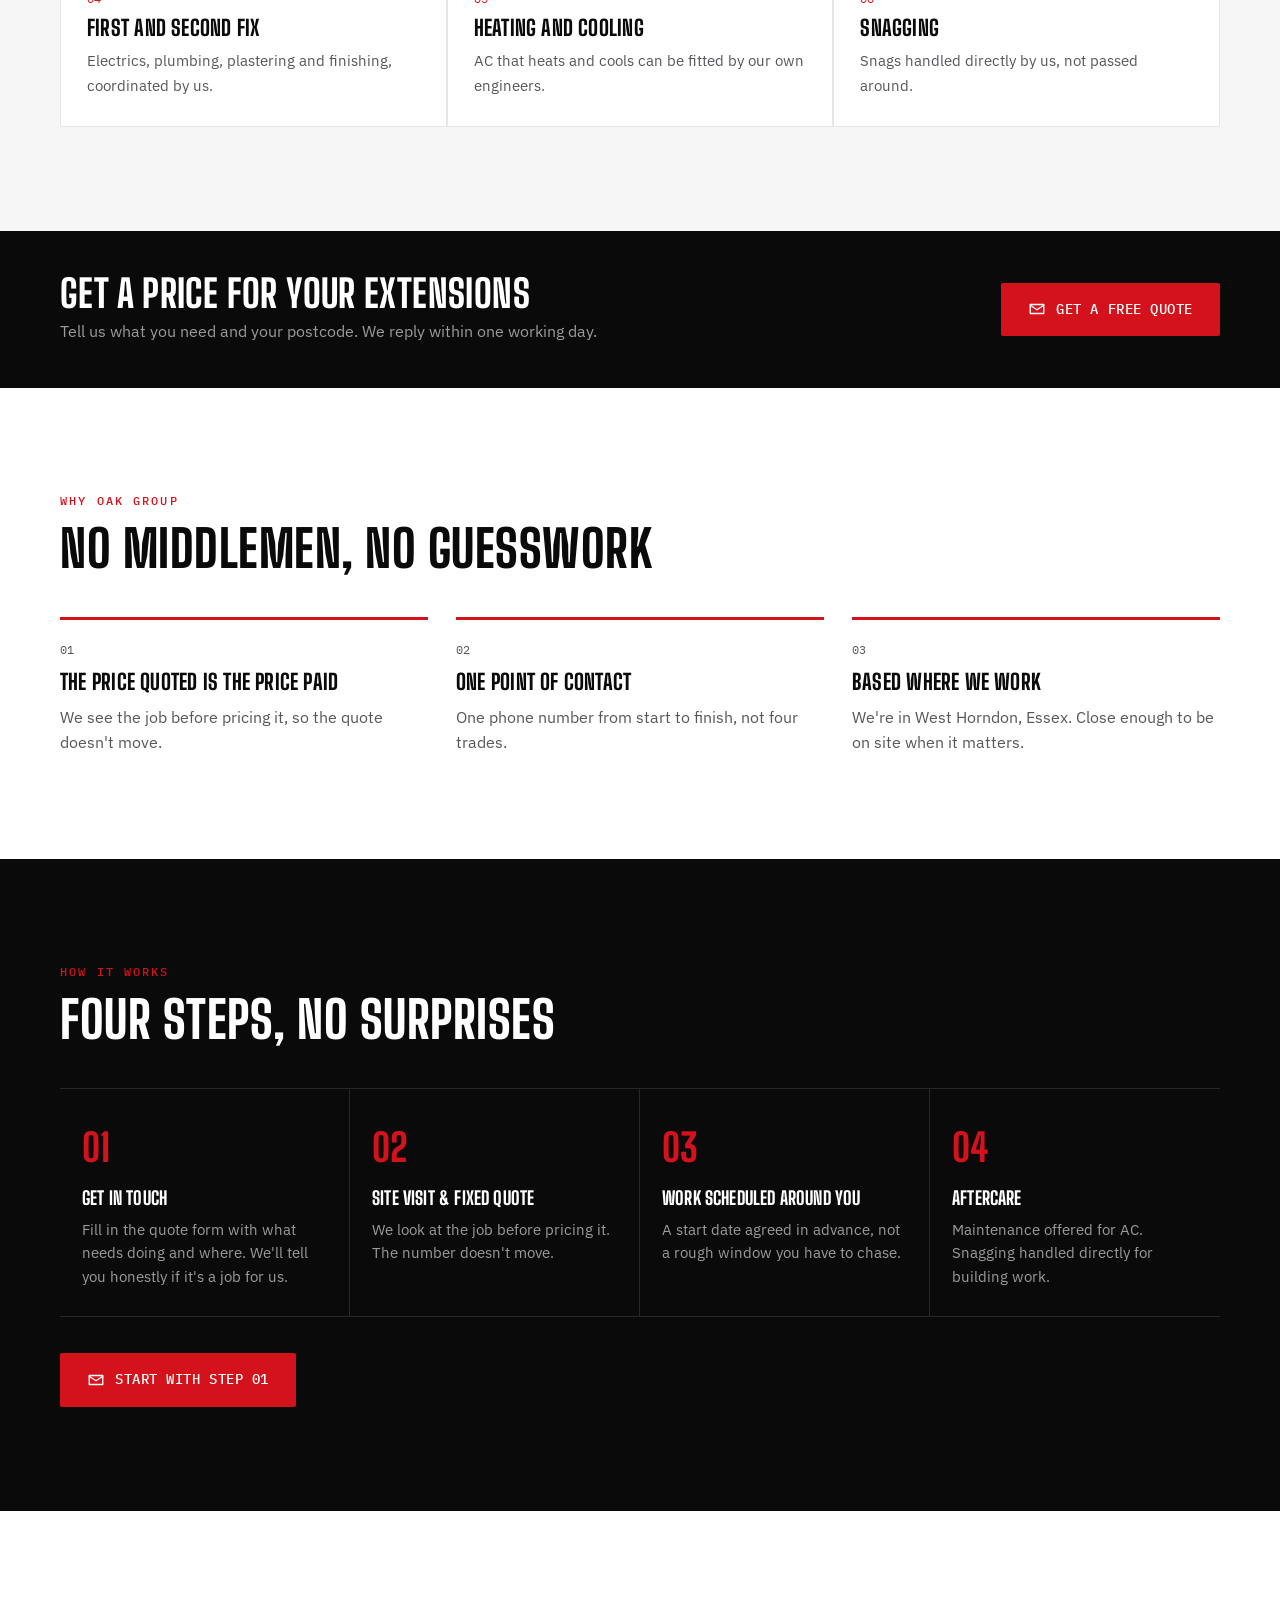
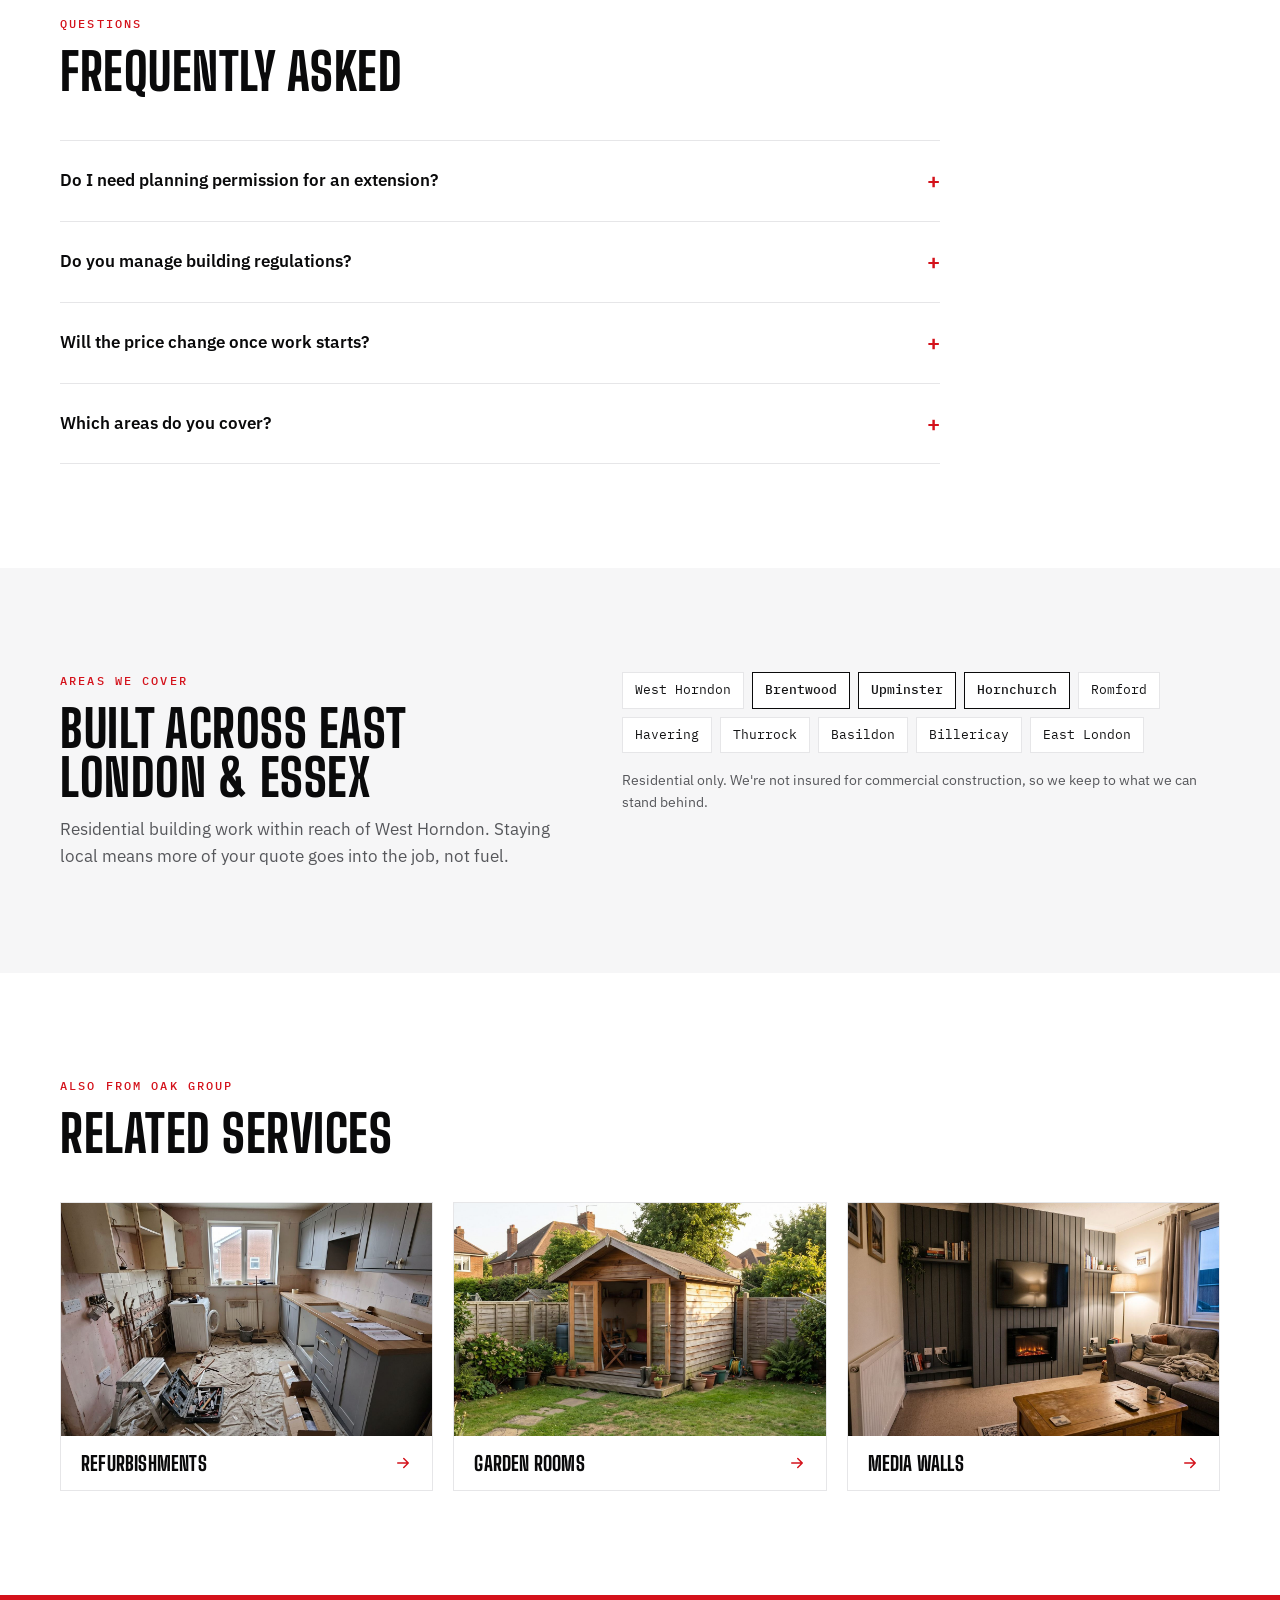
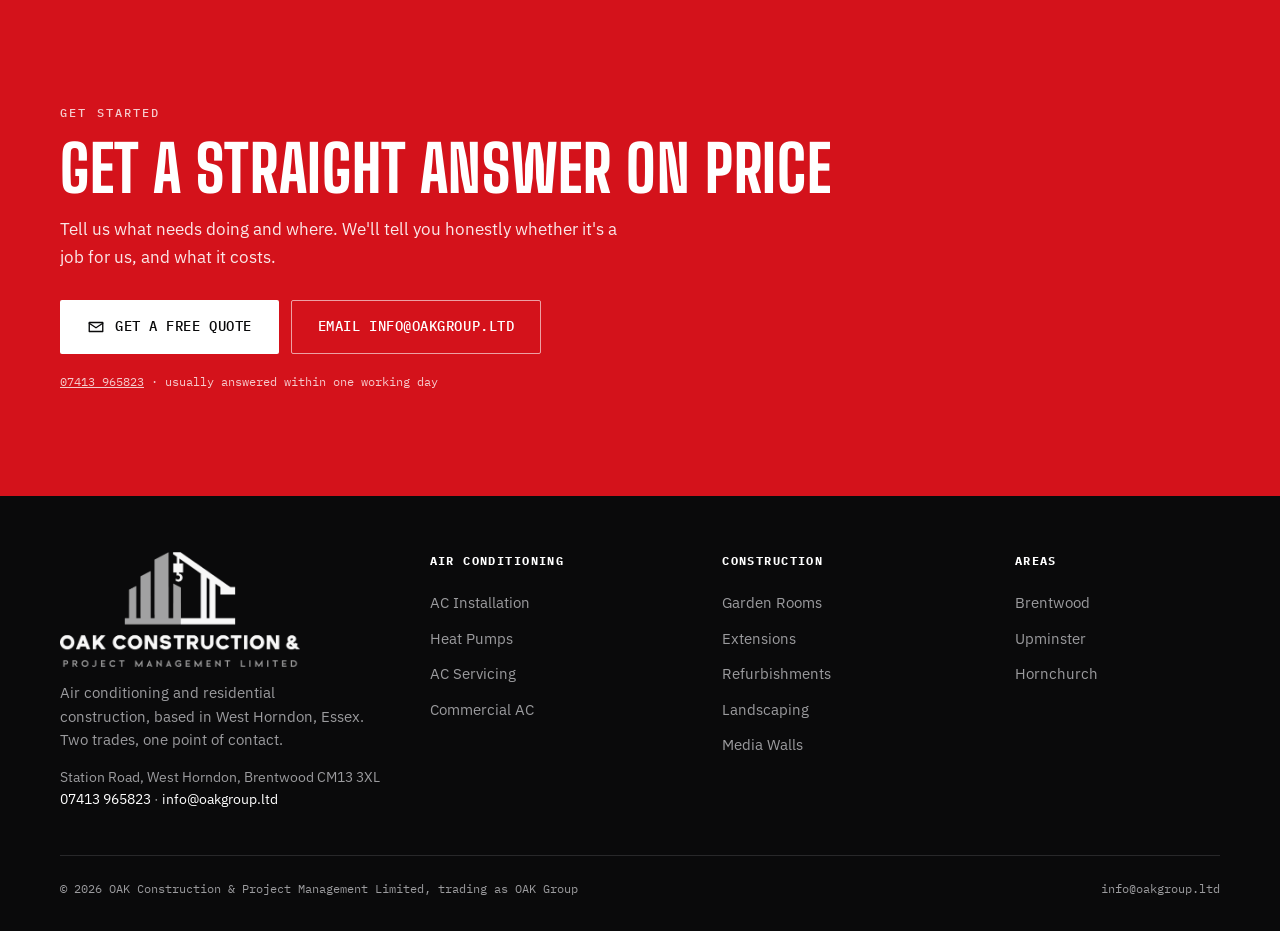
<file: house-extensions/index.html>
<!doctype html>
<html lang="en">
<head>
<meta charset="utf-8">
<meta name="viewport" content="width=device-width, initial-scale=1, viewport-fit=cover">
<title>House Extensions in Essex &amp; East London | OAK Group</title>
<meta name="description" content="Single-storey rear and side extensions in Essex and East London, fully project-managed from foundation to plaster. Fixed quote after a site visit. Based in West Horndon.">
<meta name="robots" content="index, follow, max-image-preview:large">
<link rel="canonical" href="https://www.oakgroup.company/house-extensions/">
<meta property="og:type" content="website">
<meta property="og:site_name" content="OAK Group">
<meta property="og:url" content="https://www.oakgroup.company/house-extensions/">
<meta property="og:title" content="House Extensions in Essex &amp; East London | OAK Group">
<meta property="og:description" content="Single-storey rear and side extensions in Essex and East London, fully project-managed from foundation to plaster. Fixed quote after a site visit. Based in West Horndon.">
<meta property="og:image" content="https://www.oakgroup.company/assets/extension.jpg">
<meta property="og:locale" content="en_GB">
<meta name="twitter:card" content="summary_large_image">
<meta name="geo.region" content="GB-ESS">
<meta name="geo.placename" content="West Horndon, Brentwood, Essex">
<meta name="theme-color" content="#0A0A0B">
<link rel="icon" type="image/png" href="../assets/favicon.png">
<link rel="apple-touch-icon" href="../assets/favicon.png">
<link rel="preconnect" href="https://fonts.googleapis.com">
<link rel="preconnect" href="https://fonts.gstatic.com" crossorigin>
<link href="https://fonts.googleapis.com/css2?family=Big+Shoulders+Display:wght@600;700;800;900&family=IBM+Plex+Sans:wght@400;500;600;700&family=IBM+Plex+Mono:wght@400;500&display=swap" rel="stylesheet">
<link rel="stylesheet" href="../assets/pages.css">
<script type="application/ld+json">
{
 "@context": "https://schema.org",
 "@graph": [
  {
   "@type": "Service",
   "@id": "https://www.oakgroup.company/house-extensions/#service",
   "name": "House extensions",
   "serviceType": "House extensions",
   "description": "Single-storey rear and side extensions in Essex and East London, fully project-managed from foundation to plaster. Fixed quote after a site visit. Based in West Horndon.",
   "url": "https://www.oakgroup.company/house-extensions/",
   "image": "https://www.oakgroup.company/assets/extension.jpg",
   "areaServed": [
    {
     "@type": "Place",
     "name": "West Horndon"
    },
    {
     "@type": "Place",
     "name": "Brentwood"
    },
    {
     "@type": "Place",
     "name": "Upminster"
    },
    {
     "@type": "Place",
     "name": "Hornchurch"
    },
    {
     "@type": "Place",
     "name": "Romford"
    },
    {
     "@type": "Place",
     "name": "Havering"
    },
    {
     "@type": "Place",
     "name": "Thurrock"
    },
    {
     "@type": "Place",
     "name": "Basildon"
    },
    {
     "@type": "Place",
     "name": "Billericay"
    },
    {
     "@type": "Place",
     "name": "East London"
    }
   ],
   "provider": {
    "@type": [
     "HVACBusiness",
     "GeneralContractor"
    ],
    "@id": "https://www.oakgroup.company/#business",
    "name": "OAK Group",
    "url": "https://www.oakgroup.company/",
    "email": "info@oakgroup.ltd",
    "telephone": "+44 7413 965823",
    "sameAs": [
     "https://www.instagram.com/group.oak/",
     "https://www.facebook.com/people/Oak-Group-Company/61595795720572/"
    ],
    "address": {
     "@type": "PostalAddress",
     "streetAddress": "Station Road",
     "addressLocality": "West Horndon, Brentwood",
     "addressRegion": "Essex",
     "postalCode": "CM13 3XL",
     "addressCountry": "GB"
    }
   }
  },
  {
   "@type": "BreadcrumbList",
   "itemListElement": [
    {
     "@type": "ListItem",
     "position": 1,
     "name": "Home",
     "item": "https://www.oakgroup.company/"
    },
    {
     "@type": "ListItem",
     "position": 2,
     "name": "Extensions",
     "item": "https://www.oakgroup.company/house-extensions/"
    }
   ]
  },
  {
   "@type": "FAQPage",
   "mainEntity": [
    {
     "@type": "Question",
     "name": "Do I need planning permission for an extension?",
     "acceptedAnswer": {
      "@type": "Answer",
      "text": "Many single-storey rear extensions fall under permitted development, but it depends on the house, its size and its history. We check this with you at the site visit."
     }
    },
    {
     "@type": "Question",
     "name": "Do you manage building regulations?",
     "acceptedAnswer": {
      "@type": "Answer",
      "text": "Extensions need building regulations sign-off. We build to the regulations and work with the inspector through each stage."
     }
    },
    {
     "@type": "Question",
     "name": "Will the price change once work starts?",
     "acceptedAnswer": {
      "@type": "Answer",
      "text": "No. We price after seeing the job, and the quote is fixed for the work agreed."
     }
    },
    {
     "@type": "Question",
     "name": "Which areas do you cover?",
     "acceptedAnswer": {
      "@type": "Answer",
      "text": "East London and Essex, including Brentwood, Havering and Thurrock. Residential only."
     }
    }
   ]
  }
 ]
}
</script>
</head>
<body>

<!-- Generated by _build/services.py. Edit the copy there, not here. -->

<nav class="nav">
  <div class="container nav-row">
    <a href="../" class="brand">
      <img class="brand-icon" src="../assets/logo-oak-icon-white.png" alt="" width="52" height="34">
      <span class="brand-text">
        <span class="brand-mark">OAK Group</span>
        <span class="brand-sub">Air Conditioning &amp; Construction</span>
      </span>
    </a>
    <div class="nav-links">
      <a href="../garden-rooms/">Garden Rooms</a>
      <a href="../air-conditioning-installation/">AC Installation</a>
      <a href="../heat-pumps/">Heat Pumps</a>
      <a href="../air-conditioning-maintenance/">AC Servicing</a>
      <a href="../house-extensions/" aria-current="page">Extensions</a>
      <a href="../#work">Our Work</a>
    </div>
    <div class="nav-actions">
      <a class="btn btn-red nav-cta" href="../?service=extension#contact">Get a Free Quote</a>
      <button class="burger" id="burgerBtn" aria-label="Open menu" aria-expanded="false" aria-controls="mobileMenu">
        <svg id="burgerIconOpen" viewBox="0 0 24 24" fill="none" stroke="currentColor" stroke-width="1.8" stroke-linecap="round"><path d="M3 6h18M3 12h18M3 18h18"/></svg>
        <svg id="burgerIconClose" viewBox="0 0 24 24" fill="none" stroke="currentColor" stroke-width="1.8" stroke-linecap="round" style="display:none;"><path d="M6 6l12 12M18 6 6 18"/></svg>
      </button>
    </div>
  </div>
</nav>

<div class="mobile-menu" id="mobileMenu">
  <a href="../">Home</a>
  <a href="../garden-rooms/">Garden Rooms</a>
  <a href="../air-conditioning-installation/">AC Installation</a>
  <a href="../heat-pumps/">Heat Pumps</a>
  <a href="../air-conditioning-maintenance/">AC Servicing</a>
  <a href="../commercial-air-conditioning/">Commercial AC</a>
  <a href="../house-extensions/">Extensions</a>
  <a href="../refurbishments/">Refurbishments</a>
  <a href="../landscaping/">Landscaping</a>
  <a href="../media-walls/">Media Walls</a>
  <a class="btn btn-red" href="../?service=extension#contact">Get a Free Quote</a>
</div>

<header class="svc-hero">
  <div class="container svc-hero-grid">
    <div>
      <nav class="crumbs" aria-label="Breadcrumb"><a href="../">Home</a><span>/</span><span aria-current="page">Extensions</span></nav>
      <span class="eyebrow">House Extensions</span>
      <h1>House Extensions in <em>Essex</em> &amp; East London</h1>
      <p class="lead">Foundation to plaster, fully project-managed by one team. We price it after seeing the house, so the quote doesn't move.</p>
      <div class="hero-ctas">
        <a class="btn btn-red" href="../?service=extension#contact"><svg viewBox="0 0 24 24" fill="none" stroke="currentColor" stroke-width="1.8" stroke-linecap="round" stroke-linejoin="round"><path d="M3 6h18v12H3z"/><path d="m3 7 9 6 9-6"/></svg>Get a Free Quote</a>
        <a class="btn btn-ghost-ink" href="tel:+447413965823"><svg viewBox="0 0 24 24" fill="none" stroke="currentColor" stroke-width="1.8" stroke-linecap="round" stroke-linejoin="round"><path d="M22 16.9v3a2 2 0 0 1-2.2 2 19.8 19.8 0 0 1-8.6-3.1 19.5 19.5 0 0 1-6-6A19.8 19.8 0 0 1 2.1 4.2 2 2 0 0 1 4.1 2h3a2 2 0 0 1 2 1.7c.1.9.4 1.8.7 2.7a2 2 0 0 1-.5 2.1L8 9.8a16 16 0 0 0 6 6l1.3-1.3a2 2 0 0 1 2.1-.4c.9.3 1.8.6 2.7.7a2 2 0 0 1 1.7 2z"/></svg>Call 07413 965823</a>
      </div>
      <ul class="hero-facts">
          <li>Fully project-managed</li>
          <li>Fixed quote</li>
          <li>Residential only</li>
      </ul>
    </div>
    <div class="svc-hero-media">
      <span class="tag">Extensions</span>
      <img fetchpriority="high" decoding="async" width="1600" height="893" src="../assets/extension.jpg" alt="Single-storey rear extension nearing completion with bi-fold doors">
    </div>
  </div>
</header>

<main>
<section>
  <div class="container intro-grid">
    <p class="intro-kicker">The worst part of most extensions is the bill <mark>going up halfway</mark>. Ours doesn't.</p>
    <div class="intro-body">
        <p>Extensions go over budget when the price is guessed from photos and the surprises turn up once the ground is open.</p>
        <p><strong>We look at the job properly before we price it</strong>, then manage every stage ourselves. You deal with one company, from the foundations to the final coat of paint.</p>
    </div>
  </div>
</section>

<section class="included">
  <div class="container">
    <div class="section-head">
      <span class="eyebrow">House Extensions</span>
      <h2>What's Included</h2>
      <p>Every stage handled by one team, so nothing falls between trades.</p>
    </div>
    <div class="inc-grid">
      <div class="inc-card"><span class="num">01</span><h3>Site visit and fixed quote</h3><p>We see the house before we price it. The number doesn't move.</p></div>
      <div class="inc-card"><span class="num">02</span><h3>Groundwork and foundations</h3><p>Dug, poured and inspected properly, the part nobody sees and everything depends on.</p></div>
      <div class="inc-card"><span class="num">03</span><h3>Structure and roof</h3><p>Walls, steels, roof and openings, including bi-fold or sliding doors.</p></div>
      <div class="inc-card"><span class="num">04</span><h3>First and second fix</h3><p>Electrics, plumbing, plastering and finishing, coordinated by us.</p></div>
      <div class="inc-card"><span class="num">05</span><h3>Heating and cooling</h3><p>AC that heats and cools can be fitted by our own engineers.</p></div>
      <div class="inc-card"><span class="num">06</span><h3>Snagging</h3><p>Snags handled directly by us, not passed around.</p></div>
    </div>
  </div>
</section>

<aside class="mid-cta">
  <div class="container mid-cta-row">
    <div>
      <h2>Get a Price for Your Extensions</h2>
      <p>Tell us what you need and your postcode. We reply within one working day.</p>
    </div>
    <div class="btns">
      <a class="btn btn-red" href="../?service=extension#contact"><svg viewBox="0 0 24 24" fill="none" stroke="currentColor" stroke-width="1.8" stroke-linecap="round" stroke-linejoin="round"><path d="M3 6h18v12H3z"/><path d="m3 7 9 6 9-6"/></svg>Get a Free Quote</a>
    </div>
  </div>
</aside>

<section>
  <div class="container">
    <div class="section-head">
      <span class="eyebrow">Why OAK Group</span>
      <h2>No Middlemen, No Guesswork</h2>
    </div>
    <div class="why-grid">
      <div class="why-card"><span class="num">01</span><h3>The price quoted is the price paid</h3><p>We see the job before pricing it, so the quote doesn't move.</p></div>
      <div class="why-card"><span class="num">02</span><h3>One point of contact</h3><p>One phone number from start to finish, not four trades.</p></div>
      <div class="why-card"><span class="num">03</span><h3>Based where we work</h3><p>We're in West Horndon, Essex. Close enough to be on site when it matters.</p></div>
    </div>
  </div>
</section>

<section class="process">
  <div class="container on-ink">
    <div class="section-head">
      <span class="eyebrow">How It Works</span>
      <h2>Four Steps, No Surprises</h2>
    </div>
    <div class="process-grid">
      <div class="process-step"><span class="num">01</span><h3>Get in Touch</h3><p>Fill in the quote form with what needs doing and where. We'll tell you honestly if it's a job for us.</p></div>
      <div class="process-step"><span class="num">02</span><h3>Site Visit &amp; Fixed Quote</h3><p>We look at the job before pricing it. The number doesn't move.</p></div>
      <div class="process-step"><span class="num">03</span><h3>Work Scheduled Around You</h3><p>A start date agreed in advance, not a rough window you have to chase.</p></div>
      <div class="process-step"><span class="num">04</span><h3>Aftercare</h3><p>Maintenance offered for AC. Snagging handled directly for building work.</p></div>
    </div>
    <div class="process-foot">
      <a class="btn btn-red" href="../?service=extension#contact"><svg viewBox="0 0 24 24" fill="none" stroke="currentColor" stroke-width="1.8" stroke-linecap="round" stroke-linejoin="round"><path d="M3 6h18v12H3z"/><path d="m3 7 9 6 9-6"/></svg>Start With Step 01</a>
    </div>
  </div>
</section>

<section>
  <div class="container">
    <div class="section-head">
      <span class="eyebrow">Questions</span>
      <h2>Frequently Asked</h2>
    </div>
    <div class="faq-list">
      <details><summary>Do I need planning permission for an extension?</summary><div class="answer"><p>Many single-storey rear extensions fall under permitted development, but it depends on the house, its size and its history. We check this with you at the site visit.</p></div></details>
      <details><summary>Do you manage building regulations?</summary><div class="answer"><p>Extensions need building regulations sign-off. We build to the regulations and work with the inspector through each stage.</p></div></details>
      <details><summary>Will the price change once work starts?</summary><div class="answer"><p>No. We price after seeing the job, and the quote is fixed for the work agreed.</p></div></details>
      <details><summary>Which areas do you cover?</summary><div class="answer"><p>East London and Essex, including Brentwood, Havering and Thurrock. Residential only.</p></div></details>
    </div>
  </div>
</section>

<section class="areas">
  <div class="container areas-row">
    <div class="section-head" style="margin-bottom:0;">
      <span class="eyebrow">Areas We Cover</span>
      <h2>Built Across East London &amp; Essex</h2>
      <p>Residential building work within reach of West Horndon. Staying local means more of your quote goes into the job, not fuel.</p>
    </div>
    <div>
      <div class="area-pills"><span>West Horndon</span><a href="../brentwood/">Brentwood</a><a href="../upminster/">Upminster</a><a href="../hornchurch/">Hornchurch</a><span>Romford</span><span>Havering</span><span>Thurrock</span><span>Basildon</span><span>Billericay</span><span>East London</span></div>
      <p class="fine">Residential only. We're not insured for commercial construction, so we keep to what we can stand behind.</p>
    </div>
  </div>
</section>

<section>
  <div class="container">
    <div class="section-head">
      <span class="eyebrow">Also From OAK Group</span>
      <h2>Related Services</h2>
    </div>
    <div class="related-grid">
      <a class="related-card" href="../refurbishments/"><div class="img"><img loading="lazy" decoding="async" src="../assets/refurbishment.jpg" alt="British kitchen mid refurbishment with new cabinets being fitted"></div><div class="body"><h3>Refurbishments</h3><svg viewBox="0 0 24 24" fill="none" stroke="currentColor" stroke-width="2" stroke-linecap="round" stroke-linejoin="round"><path d="M5 12h14M13 6l6 6-6 6"/></svg></div></a>
      <a class="related-card" href="../garden-rooms/"><div class="img"><img loading="lazy" decoding="async" src="../assets/summerhouse.jpg" alt="Insulated cedar-clad garden room built in an Essex back garden"></div><div class="body"><h3>Garden Rooms</h3><svg viewBox="0 0 24 24" fill="none" stroke="currentColor" stroke-width="2" stroke-linecap="round" stroke-linejoin="round"><path d="M5 12h14M13 6l6 6-6 6"/></svg></div></a>
      <a class="related-card" href="../media-walls/"><div class="img"><img loading="lazy" decoding="async" src="../assets/media-wall.jpg" alt="Built-in media wall with recessed TV and electric fireplace in a living room"></div><div class="body"><h3>Media Walls</h3><svg viewBox="0 0 24 24" fill="none" stroke="currentColor" stroke-width="2" stroke-linecap="round" stroke-linejoin="round"><path d="M5 12h14M13 6l6 6-6 6"/></svg></div></a>
    </div>
  </div>
</section>

<section class="final-cta" id="contact">
  <div class="container">
    <span class="eyebrow">Get Started</span>
    <h2>Get a Straight Answer on Price</h2>
    <p>Tell us what needs doing and where. We'll tell you honestly whether it's a job for us, and what it costs.</p>
    <div class="btns">
      <a class="btn btn-white" href="../?service=extension#contact"><svg viewBox="0 0 24 24" fill="none" stroke="currentColor" stroke-width="1.8" stroke-linecap="round" stroke-linejoin="round"><path d="M3 6h18v12H3z"/><path d="m3 7 9 6 9-6"/></svg>Get a Free Quote</a>
      <a class="btn btn-ghost-white" href="mailto:info@oakgroup.ltd?subject=Quote%20request%3A%20House%20extensions">Email info@oakgroup.ltd</a>
    </div>
    <p class="fine"><a href="tel:+447413965823" style="color:inherit;">07413 965823</a> &middot; usually answered within one working day</p>
  </div>
</section>
</main>

<footer>
  <div class="container">
    <div class="footer-grid">
      <div class="footer-brand">
        <a class="footer-logo" href="../"><img loading="lazy" decoding="async" src="../assets/logo-oak-white.png" alt="OAK Construction &amp; Project Management Limited" width="260" height="125"></a>
        <p>Air conditioning and residential construction, based in West Horndon, Essex. Two trades, one point of contact.</p>
        <address class="footer-nap">Station Road, West Horndon, Brentwood CM13 3XL<br><a href="tel:+447413965823">07413 965823</a> &middot; <a href="mailto:info@oakgroup.ltd">info@oakgroup.ltd</a></address>
      </div>
      <div class="footer-col">
        <h5>Air Conditioning</h5>
        <a href="../air-conditioning-installation/">AC Installation</a>
        <a href="../heat-pumps/">Heat Pumps</a>
        <a href="../air-conditioning-maintenance/">AC Servicing</a>
        <a href="../commercial-air-conditioning/">Commercial AC</a>
      </div>
      <div class="footer-col">
        <h5>Construction</h5>
        <a href="../garden-rooms/">Garden Rooms</a>
        <a href="../house-extensions/">Extensions</a>
        <a href="../refurbishments/">Refurbishments</a>
        <a href="../landscaping/">Landscaping</a>
        <a href="../media-walls/">Media Walls</a>
      </div>
      <div class="footer-col">
        <h5>Areas</h5>
        <a href="../brentwood/">Brentwood</a>
        <a href="../upminster/">Upminster</a>
        <a href="../hornchurch/">Hornchurch</a>
      </div>
    </div>
    <div class="footer-bottom">
      <span>&copy; 2026 OAK Construction &amp; Project Management Limited, trading as OAK Group</span>
      <a href="mailto:info@oakgroup.ltd">info@oakgroup.ltd</a>
    </div>
  </div>
</footer>

<div class="sticky-cta">
  <a class="btn btn-red" href="../?service=extension#contact"><svg viewBox="0 0 24 24" fill="none" stroke="currentColor" stroke-width="1.8" stroke-linecap="round" stroke-linejoin="round"><path d="M3 6h18v12H3z"/><path d="m3 7 9 6 9-6"/></svg>Get a Free Quote</a>
  <a class="btn btn-ghost-ink" href="tel:+447413965823" aria-label="Call OAK Group"><svg viewBox="0 0 24 24" fill="none" stroke="currentColor" stroke-width="1.8" stroke-linecap="round" stroke-linejoin="round"><path d="M22 16.9v3a2 2 0 0 1-2.2 2 19.8 19.8 0 0 1-8.6-3.1 19.5 19.5 0 0 1-6-6A19.8 19.8 0 0 1 2.1 4.2 2 2 0 0 1 4.1 2h3a2 2 0 0 1 2 1.7c.1.9.4 1.8.7 2.7a2 2 0 0 1-.5 2.1L8 9.8a16 16 0 0 0 6 6l1.3-1.3a2 2 0 0 1 2.1-.4c.9.3 1.8.6 2.7.7a2 2 0 0 1 1.7 2z"/></svg>Call</a>
</div>

<script>
(function(){
  var burger = document.getElementById('burgerBtn');
  var menu = document.getElementById('mobileMenu');
  var iconOpen = document.getElementById('burgerIconOpen');
  var iconClose = document.getElementById('burgerIconClose');
  function setOpen(open){
    menu.classList.toggle('is-open', open);
    burger.setAttribute('aria-expanded', open ? 'true' : 'false');
    iconOpen.style.display = open ? 'none' : 'block';
    iconClose.style.display = open ? 'block' : 'none';
  }
  burger.addEventListener('click', function(){ setOpen(!menu.classList.contains('is-open')); });
  menu.querySelectorAll('a').forEach(function(a){ a.addEventListener('click', function(){ setOpen(false); }); });
})();
</script>
</body>
</html>
</file>
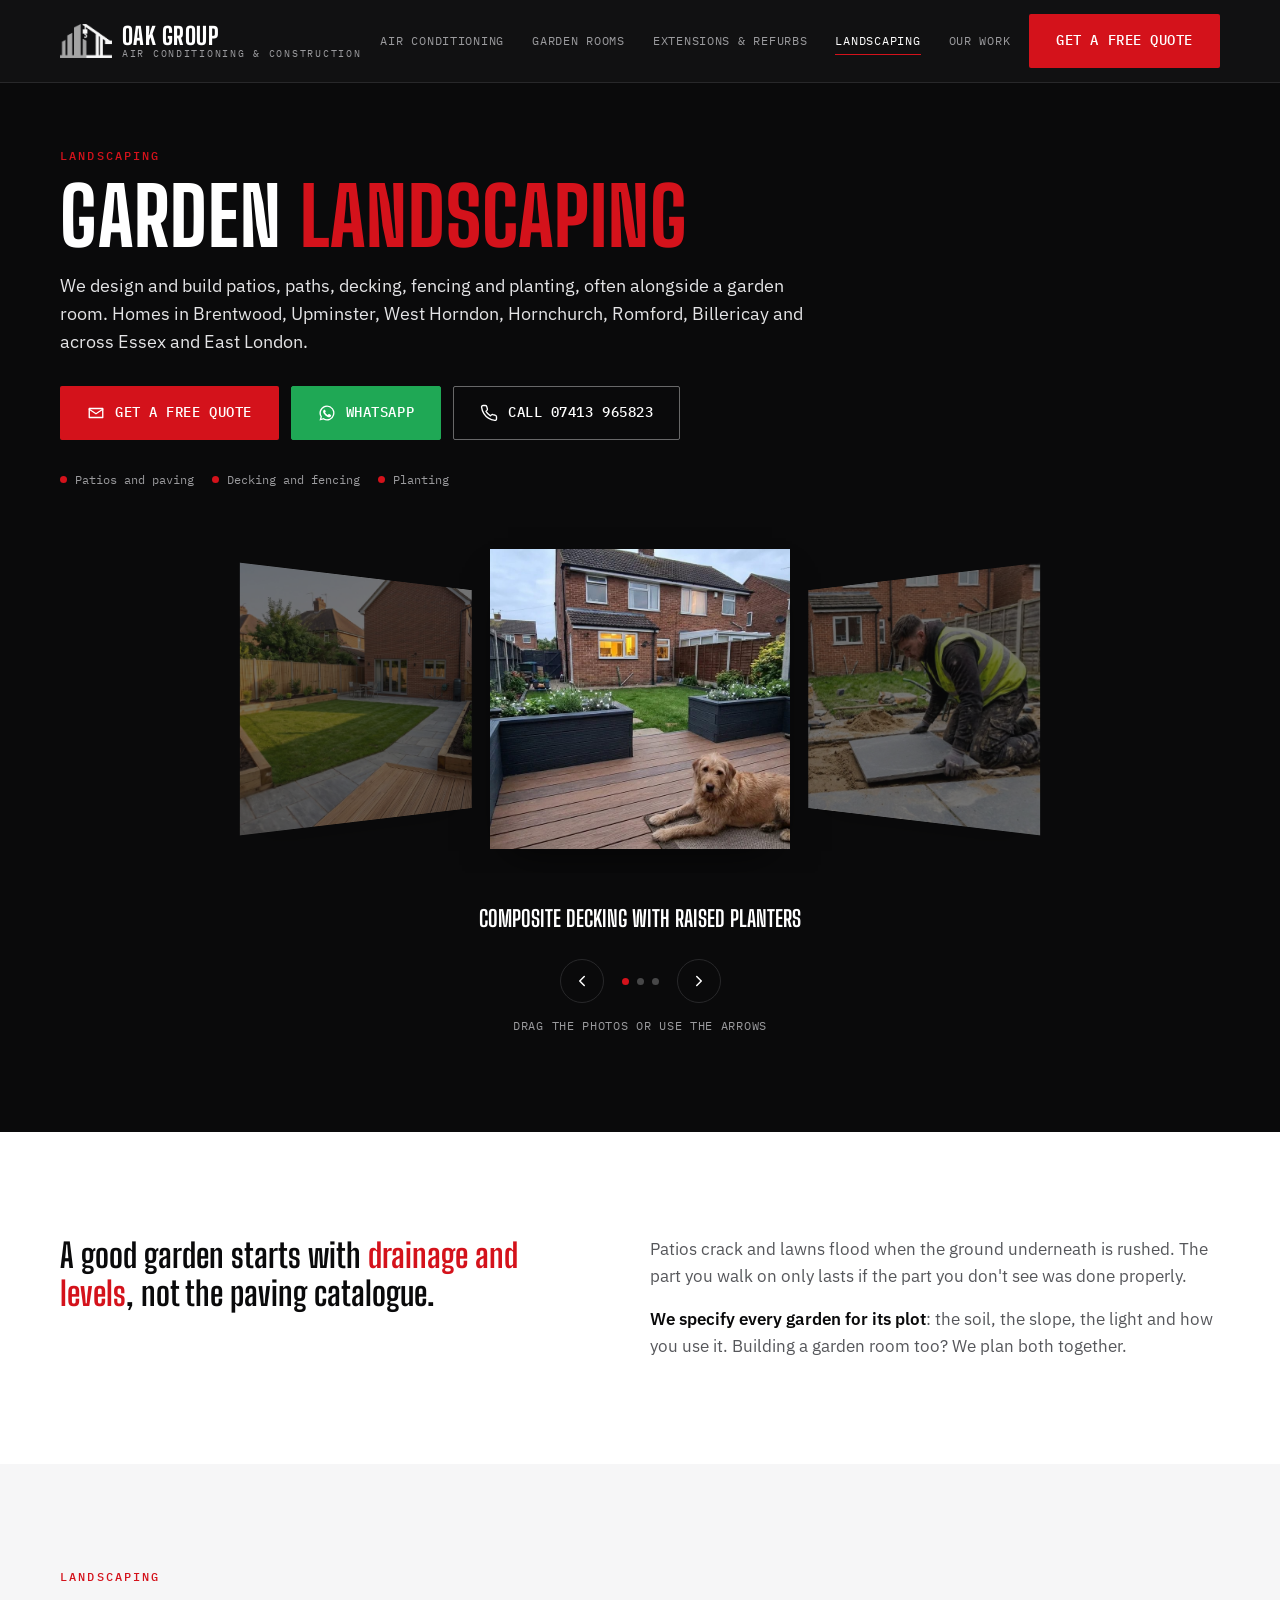
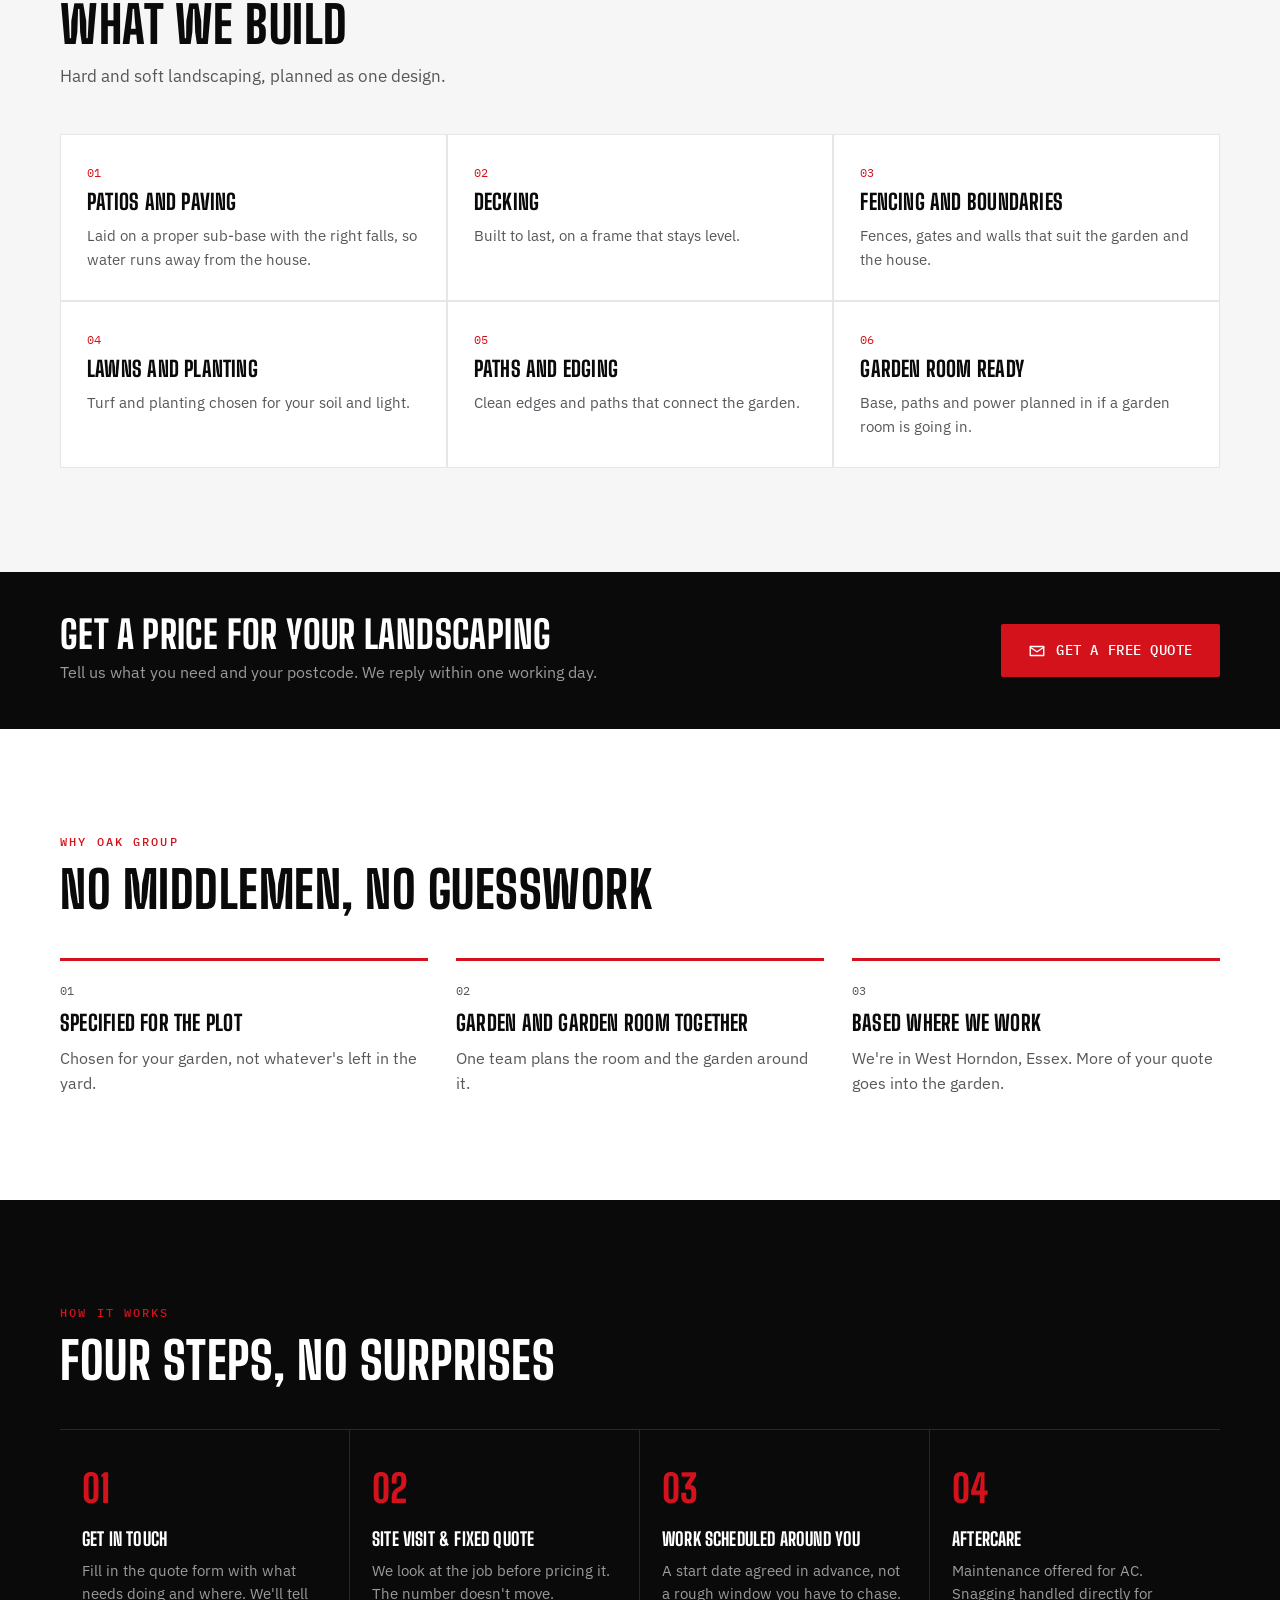
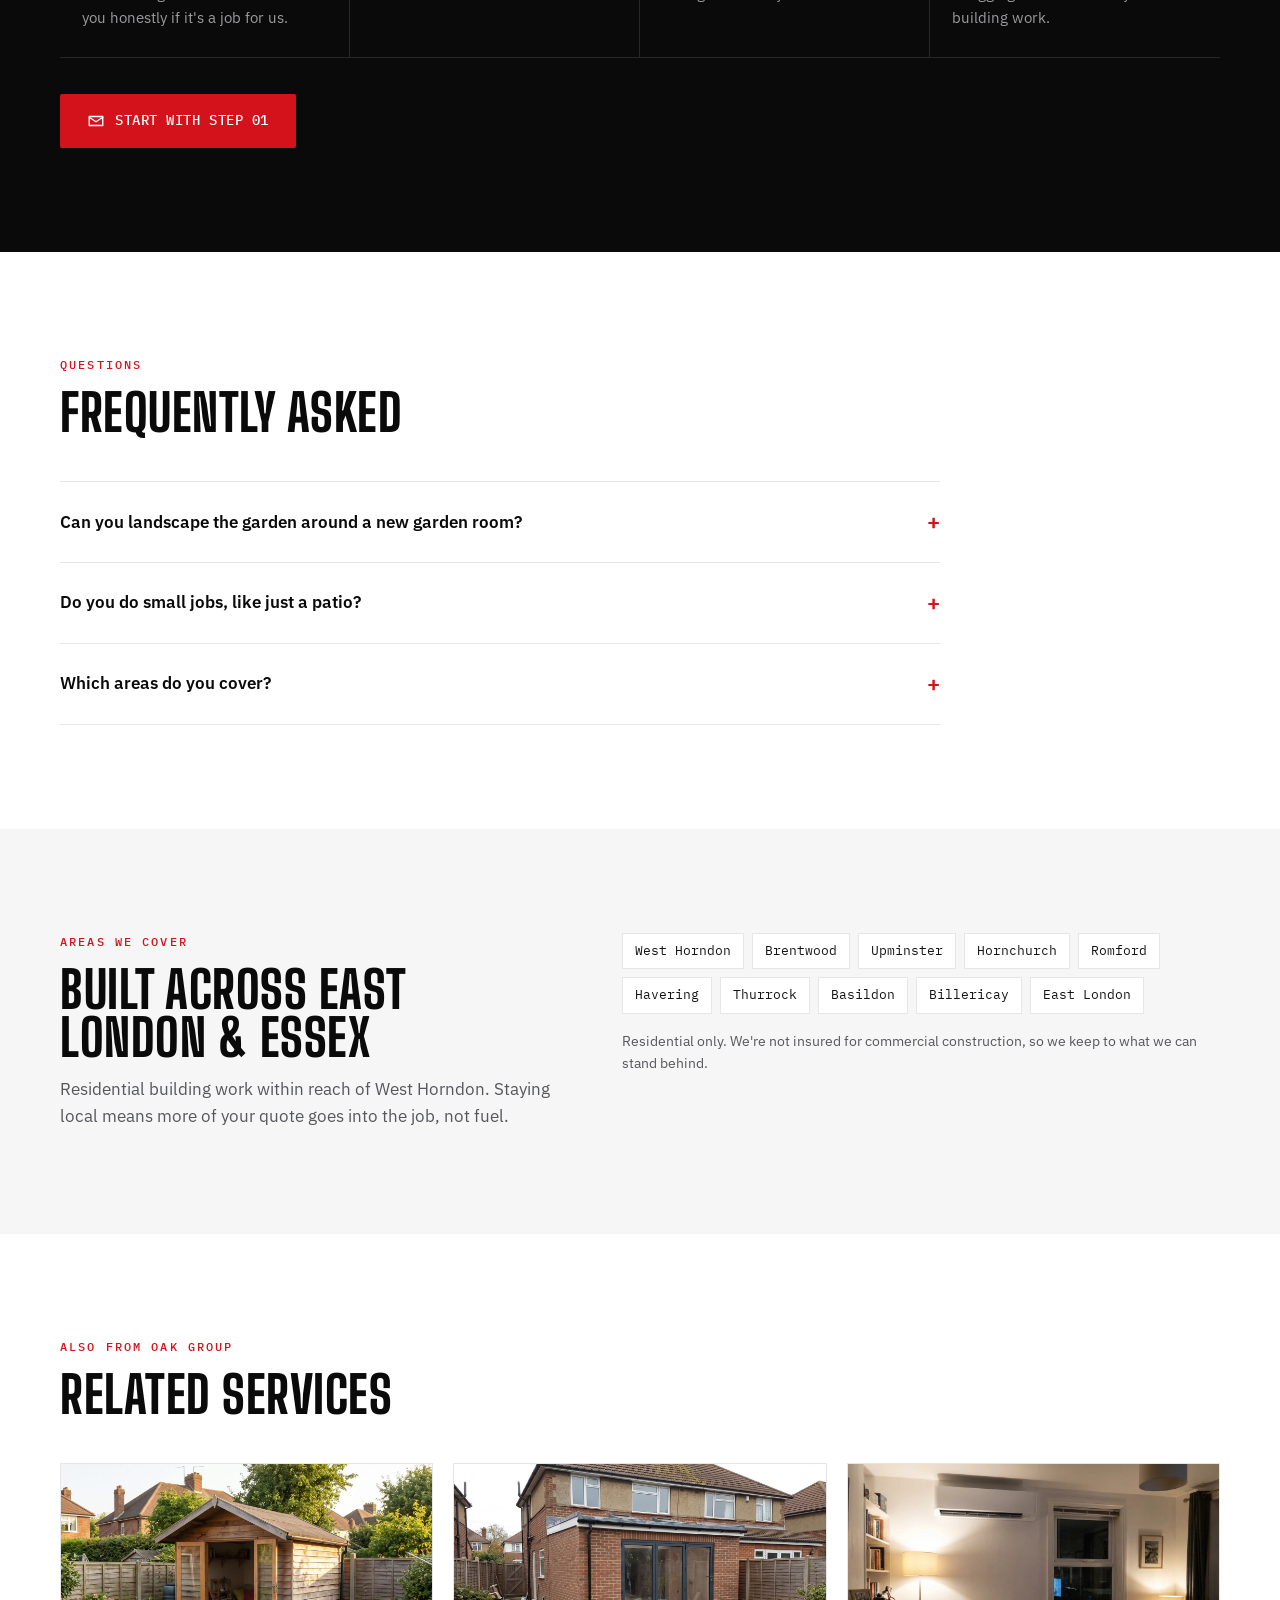
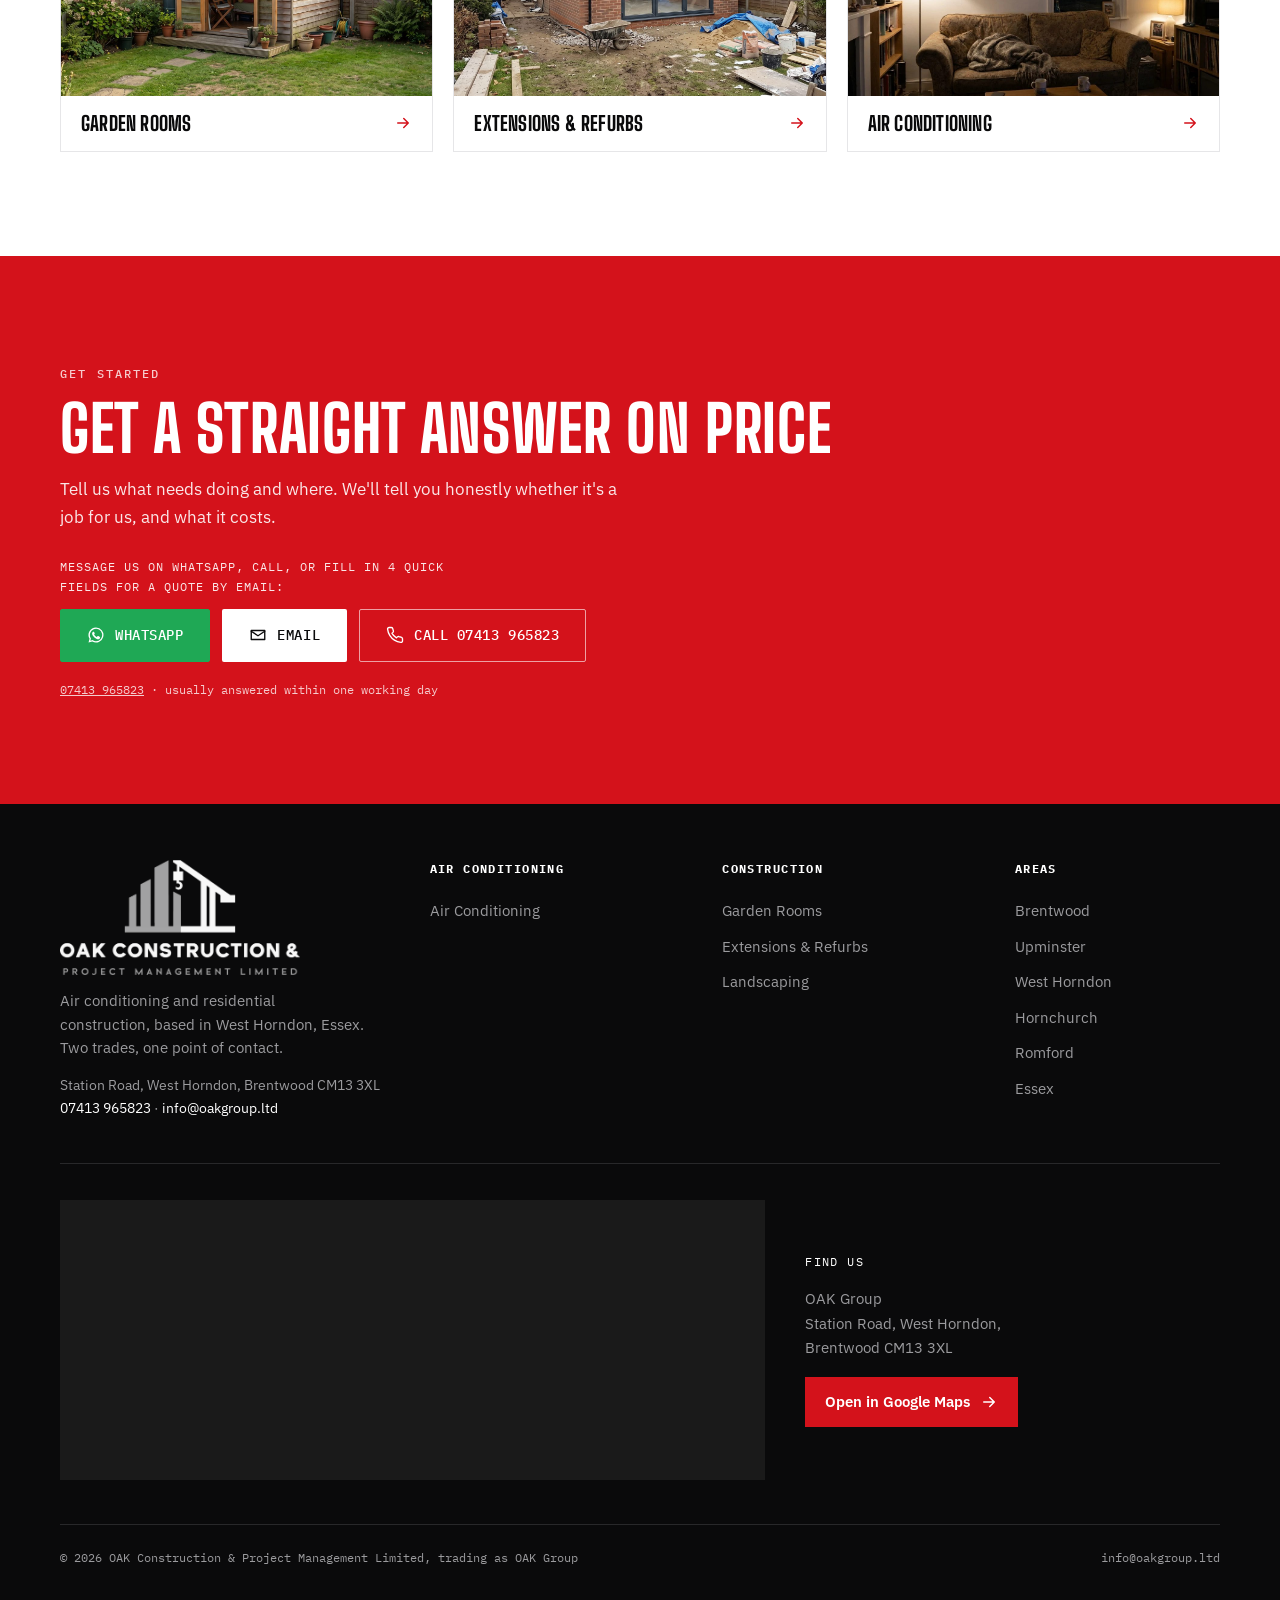
<file: landscaping/index.html>
<!doctype html>
<html lang="en">
<head>
<meta charset="utf-8">
<meta name="viewport" content="width=device-width, initial-scale=1, viewport-fit=cover">
<title>Garden Landscaping in Essex &amp; East London | OAK Group</title>
<meta name="description" content="Garden landscaping in Essex and East London: patios, paving, decking, fencing and planting specified for your plot. Pairs with a garden room. Fixed quote after a site visit.">
<meta name="robots" content="index, follow, max-image-preview:large">
<link rel="canonical" href="https://www.oakgroup.company/landscaping/">
<meta property="og:type" content="website">
<meta property="og:site_name" content="OAK Group">
<meta property="og:url" content="https://www.oakgroup.company/landscaping/">
<meta property="og:title" content="Garden Landscaping in Essex &amp; East London | OAK Group">
<meta property="og:description" content="Garden landscaping in Essex and East London: patios, paving, decking, fencing and planting specified for your plot. Pairs with a garden room. Fixed quote after a site visit.">
<meta property="og:image" content="https://www.oakgroup.company/assets/landscaping.jpg">
<meta property="og:locale" content="en_GB">
<meta name="twitter:card" content="summary_large_image">
<meta name="geo.region" content="GB-ESS">
<meta name="geo.placename" content="West Horndon, Brentwood, Essex">
<meta name="theme-color" content="#0A0A0B">
<link rel="icon" href="/favicon.ico" sizes="48x48">
<link rel="icon" type="image/png" sizes="96x96" href="/assets/favicon-96.png">
<link rel="icon" type="image/png" sizes="192x192" href="/assets/favicon-192.png">
<link rel="apple-touch-icon" sizes="180x180" href="/assets/favicon-180.png">
<link rel="manifest" href="/site.webmanifest">
<script src="/assets/oak-source.js"></script>
<!-- Google tag (gtag.js) -->
<script async src="https://www.googletagmanager.com/gtag/js?id=AW-18524409646"></script>
<script>
  window.dataLayer = window.dataLayer || [];
  function gtag(){dataLayer.push(arguments);}
  gtag('js', new Date());
  gtag('config', 'AW-18524409646');
</script>
<link rel="preconnect" href="https://fonts.googleapis.com">
<link rel="preconnect" href="https://fonts.gstatic.com" crossorigin>
<link href="https://fonts.googleapis.com/css2?family=Big+Shoulders+Display:wght@600;700;800;900&family=IBM+Plex+Sans:wght@400;500;600;700&family=IBM+Plex+Mono:wght@400;500&display=swap" rel="stylesheet">
<link rel="stylesheet" href="../assets/pages.css">
<script type="application/ld+json">
{
 "@context": "https://schema.org",
 "@graph": [
  {
   "@type": "Service",
   "@id": "https://www.oakgroup.company/landscaping/#service",
   "name": "Garden landscaping",
   "serviceType": "Garden landscaping",
   "description": "Garden landscaping in Essex and East London: patios, paving, decking, fencing and planting specified for your plot. Pairs with a garden room. Fixed quote after a site visit.",
   "url": "https://www.oakgroup.company/landscaping/",
   "image": "https://www.oakgroup.company/assets/landscaping.jpg",
   "areaServed": [
    {
     "@type": "Place",
     "name": "West Horndon"
    },
    {
     "@type": "Place",
     "name": "Brentwood"
    },
    {
     "@type": "Place",
     "name": "Upminster"
    },
    {
     "@type": "Place",
     "name": "Hornchurch"
    },
    {
     "@type": "Place",
     "name": "Romford"
    },
    {
     "@type": "Place",
     "name": "Havering"
    },
    {
     "@type": "Place",
     "name": "Thurrock"
    },
    {
     "@type": "Place",
     "name": "Basildon"
    },
    {
     "@type": "Place",
     "name": "Billericay"
    },
    {
     "@type": "Place",
     "name": "East London"
    }
   ],
   "provider": {
    "@type": [
     "HVACBusiness",
     "GeneralContractor"
    ],
    "@id": "https://www.oakgroup.company/#business",
    "name": "OAK Group",
    "url": "https://www.oakgroup.company/",
    "email": "info@oakgroup.ltd",
    "telephone": "+44 7413 965823",
    "sameAs": [
     "https://www.instagram.com/group.oak/",
     "https://www.facebook.com/people/Oak-Group-Company/61595795720572/"
    ],
    "address": {
     "@type": "PostalAddress",
     "streetAddress": "Station Road",
     "addressLocality": "West Horndon, Brentwood",
     "addressRegion": "Essex",
     "postalCode": "CM13 3XL",
     "addressCountry": "GB"
    }
   }
  },
  {
   "@type": "BreadcrumbList",
   "itemListElement": [
    {
     "@type": "ListItem",
     "position": 1,
     "name": "Home",
     "item": "https://www.oakgroup.company/"
    },
    {
     "@type": "ListItem",
     "position": 2,
     "name": "Landscaping",
     "item": "https://www.oakgroup.company/landscaping/"
    }
   ]
  },
  {
   "@type": "FAQPage",
   "mainEntity": [
    {
     "@type": "Question",
     "name": "Can you landscape the garden around a new garden room?",
     "acceptedAnswer": {
      "@type": "Answer",
      "text": "Yes, and it's better planned together. Paths, levels and power for the room are designed in from the start."
     }
    },
    {
     "@type": "Question",
     "name": "Do you do small jobs, like just a patio?",
     "acceptedAnswer": {
      "@type": "Answer",
      "text": "Yes. Tell us what you need in the quote form and we'll say honestly if it's a job for us."
     }
    },
    {
     "@type": "Question",
     "name": "Which areas do you cover?",
     "acceptedAnswer": {
      "@type": "Answer",
      "text": "East London and Essex, including Brentwood, Havering and Thurrock. Residential only."
     }
    }
   ]
  }
 ]
}
</script>
</head>
<body>

<!-- Generated by _build/services.py. Edit the copy there, not here. -->

<nav class="nav">
  <div class="container nav-row">
    <a href="../" class="brand">
      <img class="brand-icon" src="../assets/logo-oak-icon-white.png" alt="" width="52" height="34">
      <span class="brand-text">
        <span class="brand-mark">OAK Group</span>
        <span class="brand-sub">Air Conditioning &amp; Construction</span>
      </span>
    </a>
    <div class="nav-links">
      <a href="../air-conditioning/">Air Conditioning</a>
      <a href="../garden-rooms/">Garden Rooms</a>
      <a href="../building-works/">Extensions &amp; Refurbs</a>
      <a href="../landscaping/" aria-current="page">Landscaping</a>
      <a href="../#work">Our Work</a>
    </div>
    <div class="nav-actions">
      <a class="btn btn-red nav-cta" href="../?service=landscaping#contact">Get a Free Quote</a>
      <button class="burger" id="burgerBtn" aria-label="Open menu" aria-expanded="false" aria-controls="mobileMenu">
        <svg id="burgerIconOpen" viewBox="0 0 24 24" fill="none" stroke="currentColor" stroke-width="1.8" stroke-linecap="round"><path d="M3 6h18M3 12h18M3 18h18"/></svg>
        <svg id="burgerIconClose" viewBox="0 0 24 24" fill="none" stroke="currentColor" stroke-width="1.8" stroke-linecap="round" style="display:none;"><path d="M6 6l12 12M18 6 6 18"/></svg>
      </button>
    </div>
  </div>
</nav>

<div class="mobile-menu" id="mobileMenu">
  <a href="../">Home</a>
  <a href="../air-conditioning/">Air Conditioning</a>
  <a href="../garden-rooms/">Garden Rooms</a>
  <a href="../building-works/">Extensions &amp; Refurbs</a>
  <a href="../landscaping/">Landscaping</a>
  <a class="btn btn-red" href="../?service=landscaping#contact">Get a Free Quote</a>
</div>

<header class="svc-hero">
  <div class="container">
    <div class="svc-hero-text">
      <span class="eyebrow">Landscaping</span>
      <h1>Garden <em>Landscaping</em></h1>
      <p class="lead">We design and build patios, paths, decking, fencing and planting, often alongside a garden room. Homes in Brentwood, Upminster, West Horndon, Hornchurch, Romford, Billericay and across Essex and East London.</p>
      <div class="hero-ctas">
        <a class="btn btn-red" href="../?service=landscaping#contact"><svg viewBox="0 0 24 24" fill="none" stroke="currentColor" stroke-width="1.8" stroke-linecap="round" stroke-linejoin="round"><path d="M3 6h18v12H3z"/><path d="m3 7 9 6 9-6"/></svg>Get a Free Quote</a>
        <a class="btn btn-wa" href="https://wa.me/447413965823?text=Hi%20OAK%20Group%21%20I%20found%20you%20on%20your%20website%20and%20I%27d%20like%20a%20quote%20for%20landscaping.%0A%0AMy%20area%20/%20postcode%3A%20%0AWhat%20I%20need%3A%20" target="_blank" rel="noopener"><svg viewBox="0 0 24 24" fill="currentColor" aria-hidden="true"><path d="M12 2a10 10 0 0 0-8.6 15.1L2 22l5-1.3A10 10 0 1 0 12 2Zm0 18.2a8.2 8.2 0 0 1-4.2-1.2l-.3-.2-3 .8.8-2.9-.2-.3A8.2 8.2 0 1 1 12 20.2Zm4.5-6.1c-.2-.1-1.5-.7-1.7-.8-.2-.1-.4-.1-.6.1l-.8 1c-.1.2-.3.2-.5.1a6.7 6.7 0 0 1-3.3-2.9c-.3-.4.2-.4.7-1.3.1-.2 0-.3 0-.4l-.8-1.8c-.2-.5-.4-.4-.6-.4h-.5a1 1 0 0 0-.7.3 3 3 0 0 0-.9 2.2 5.2 5.2 0 0 0 1.1 2.7 11.8 11.8 0 0 0 4.5 4c1.7.7 2.3.8 3.2.6.5-.1 1.5-.6 1.7-1.2.2-.6.2-1.1.1-1.2l-.5-.3Z"/></svg>WhatsApp</a>
        <a class="btn btn-ghost-ink" href="tel:+447413965823"><svg viewBox="0 0 24 24" fill="none" stroke="currentColor" stroke-width="1.8" stroke-linecap="round" stroke-linejoin="round"><path d="M22 16.9v3a2 2 0 0 1-2.2 2 19.8 19.8 0 0 1-8.6-3.1 19.5 19.5 0 0 1-6-6A19.8 19.8 0 0 1 2.1 4.2 2 2 0 0 1 4.1 2h3a2 2 0 0 1 2 1.7c.1.9.4 1.8.7 2.7a2 2 0 0 1-.5 2.1L8 9.8a16 16 0 0 0 6 6l1.3-1.3a2 2 0 0 1 2.1-.4c.9.3 1.8.6 2.7.7a2 2 0 0 1 1.7 2z"/></svg>Call 07413 965823</a>
      </div>
      <ul class="hero-facts">
          <li>Patios and paving</li>
          <li>Decking and fencing</li>
          <li>Planting</li>
      </ul>
    </div>
    <div class="cf-wrap">
      <div class="cf-frame" id="cfFrame" tabindex="0" role="region" aria-roledescription="carousel" aria-label="Photos">
        <div class="cf-stage" id="cfStage"></div>
      </div>
      <div class="cf-caption">
        <p class="cf-title" id="cfTitle"></p>
        <p class="cf-sub" id="cfSub"></p>
      </div>
      <div class="cf-nav">
        <button id="cfPrev" aria-label="Previous photo"><svg viewBox="0 0 24 24" fill="none" stroke="currentColor" stroke-width="2" stroke-linecap="round" stroke-linejoin="round"><path d="m15 18-6-6 6-6"/></svg></button>
        <div class="cf-dots" id="cfDots"></div>
        <button id="cfNext" aria-label="Next photo"><svg viewBox="0 0 24 24" fill="none" stroke="currentColor" stroke-width="2" stroke-linecap="round" stroke-linejoin="round"><path d="m9 18 6-6-6-6"/></svg></button>
      </div>
      <p class="cf-hint">Drag the photos or use the arrows</p>
    </div>
  </div>
</header>

<main>
<section>
  <div class="container intro-grid">
    <p class="intro-kicker">A good garden starts with <mark>drainage and levels</mark>, not the paving catalogue.</p>
    <div class="intro-body">
        <p>Patios crack and lawns flood when the ground underneath is rushed. The part you walk on only lasts if the part you don't see was done properly.</p>
        <p><strong>We specify every garden for its plot</strong>: the soil, the slope, the light and how you use it. Building a garden room too? We plan both together.</p>
    </div>
  </div>
</section>

<section class="included" id="services">
  <div class="container">
    <div class="section-head">
      <span class="eyebrow">Landscaping</span>
      <h2>What We Build</h2>
      <p>Hard and soft landscaping, planned as one design.</p>
    </div>
    <div class="inc-grid">
      <div class="inc-card"><span class="num">01</span><h3>Patios and paving</h3><p>Laid on a proper sub-base with the right falls, so water runs away from the house.</p></div>
      <div class="inc-card"><span class="num">02</span><h3>Decking</h3><p>Built to last, on a frame that stays level.</p></div>
      <div class="inc-card"><span class="num">03</span><h3>Fencing and boundaries</h3><p>Fences, gates and walls that suit the garden and the house.</p></div>
      <div class="inc-card"><span class="num">04</span><h3>Lawns and planting</h3><p>Turf and planting chosen for your soil and light.</p></div>
      <div class="inc-card"><span class="num">05</span><h3>Paths and edging</h3><p>Clean edges and paths that connect the garden.</p></div>
      <div class="inc-card"><span class="num">06</span><h3>Garden room ready</h3><p>Base, paths and power planned in if a garden room is going in.</p></div>
    </div>
  </div>
</section>

<aside class="mid-cta">
  <div class="container mid-cta-row">
    <div>
      <h2>Get a Price for Your Landscaping</h2>
      <p>Tell us what you need and your postcode. We reply within one working day.</p>
    </div>
    <div class="btns">
      <a class="btn btn-red" href="../?service=landscaping#contact"><svg viewBox="0 0 24 24" fill="none" stroke="currentColor" stroke-width="1.8" stroke-linecap="round" stroke-linejoin="round"><path d="M3 6h18v12H3z"/><path d="m3 7 9 6 9-6"/></svg>Get a Free Quote</a>
    </div>
  </div>
</aside>

<section>
  <div class="container">
    <div class="section-head">
      <span class="eyebrow">Why OAK Group</span>
      <h2>No Middlemen, No Guesswork</h2>
    </div>
    <div class="why-grid">
      <div class="why-card"><span class="num">01</span><h3>Specified for the plot</h3><p>Chosen for your garden, not whatever's left in the yard.</p></div>
      <div class="why-card"><span class="num">02</span><h3>Garden and garden room together</h3><p>One team plans the room and the garden around it.</p></div>
      <div class="why-card"><span class="num">03</span><h3>Based where we work</h3><p>We're in West Horndon, Essex. More of your quote goes into the garden.</p></div>
    </div>
  </div>
</section>

<section class="process">
  <div class="container on-ink">
    <div class="section-head">
      <span class="eyebrow">How It Works</span>
      <h2>Four Steps, No Surprises</h2>
    </div>
    <div class="process-grid">
      <div class="process-step"><span class="num">01</span><h3>Get in Touch</h3><p>Fill in the quote form with what needs doing and where. We'll tell you honestly if it's a job for us.</p></div>
      <div class="process-step"><span class="num">02</span><h3>Site Visit &amp; Fixed Quote</h3><p>We look at the job before pricing it. The number doesn't move.</p></div>
      <div class="process-step"><span class="num">03</span><h3>Work Scheduled Around You</h3><p>A start date agreed in advance, not a rough window you have to chase.</p></div>
      <div class="process-step"><span class="num">04</span><h3>Aftercare</h3><p>Maintenance offered for AC. Snagging handled directly for building work.</p></div>
    </div>
    <div class="process-foot">
      <a class="btn btn-red" href="../?service=landscaping#contact"><svg viewBox="0 0 24 24" fill="none" stroke="currentColor" stroke-width="1.8" stroke-linecap="round" stroke-linejoin="round"><path d="M3 6h18v12H3z"/><path d="m3 7 9 6 9-6"/></svg>Start With Step 01</a>
    </div>
  </div>
</section>

<section id="faq">
  <div class="container">
    <div class="section-head">
      <span class="eyebrow">Questions</span>
      <h2>Frequently Asked</h2>
    </div>
    <div class="faq-list">
      <details><summary>Can you landscape the garden around a new garden room?</summary><div class="answer"><p>Yes, and it&#x27;s better planned together. Paths, levels and power for the room are designed in from the start.</p></div></details>
      <details><summary>Do you do small jobs, like just a patio?</summary><div class="answer"><p>Yes. Tell us what you need in the quote form and we&#x27;ll say honestly if it&#x27;s a job for us.</p></div></details>
      <details><summary>Which areas do you cover?</summary><div class="answer"><p>East London and Essex, including Brentwood, Havering and Thurrock. Residential only.</p></div></details>
    </div>
  </div>
</section>

<section class="areas" id="areas">
  <div class="container areas-row">
    <div class="section-head" style="margin-bottom:0;">
      <span class="eyebrow">Areas We Cover</span>
      <h2>Built Across East London &amp; Essex</h2>
      <p>Residential building work within reach of West Horndon. Staying local means more of your quote goes into the job, not fuel.</p>
    </div>
    <div>
      <div class="area-pills"><span>West Horndon</span><span>Brentwood</span><span>Upminster</span><span>Hornchurch</span><span>Romford</span><span>Havering</span><span>Thurrock</span><span>Basildon</span><span>Billericay</span><span>East London</span></div>
      <p class="fine">Residential only. We're not insured for commercial construction, so we keep to what we can stand behind.</p>
    </div>
  </div>
</section>

<section>
  <div class="container">
    <div class="section-head">
      <span class="eyebrow">Also From OAK Group</span>
      <h2>Related Services</h2>
    </div>
    <div class="related-grid">
      <a class="related-card" href="../garden-rooms/"><div class="img"><img loading="lazy" decoding="async" src="../assets/summerhouse.jpg" alt="Insulated cedar-clad garden room built in an Essex back garden"></div><div class="body"><h3>Garden Rooms</h3><svg viewBox="0 0 24 24" fill="none" stroke="currentColor" stroke-width="2" stroke-linecap="round" stroke-linejoin="round"><path d="M5 12h14M13 6l6 6-6 6"/></svg></div></a>
      <a class="related-card" href="../building-works/"><div class="img"><img loading="lazy" decoding="async" src="../assets/extension.jpg" alt="Single-storey rear extension on an Essex home"></div><div class="body"><h3>Extensions &amp; Refurbs</h3><svg viewBox="0 0 24 24" fill="none" stroke="currentColor" stroke-width="2" stroke-linecap="round" stroke-linejoin="round"><path d="M5 12h14M13 6l6 6-6 6"/></svg></div></a>
      <a class="related-card" href="../air-conditioning/"><div class="img"><img loading="lazy" decoding="async" src="../assets/ac-living-room-winter.jpg" alt="Engineer installing a wall-mounted air conditioning unit in a British living room"></div><div class="body"><h3>Air Conditioning</h3><svg viewBox="0 0 24 24" fill="none" stroke="currentColor" stroke-width="2" stroke-linecap="round" stroke-linejoin="round"><path d="M5 12h14M13 6l6 6-6 6"/></svg></div></a>
    </div>
  </div>
</section>

<section class="final-cta" id="contact">
  <div class="container">
    <span class="eyebrow">Get Started</span>
    <h2>Get a Straight Answer on Price</h2>
    <p>Tell us what needs doing and where. We'll tell you honestly whether it's a job for us, and what it costs.</p>
    <p class="btns-lead">Message us on WhatsApp, call, or fill in 4 quick fields for a quote by email:</p>
    <div class="btns">
      <a class="btn btn-wa" href="https://wa.me/447413965823?text=Hi%20OAK%20Group%21%20I%20found%20you%20on%20your%20website%20and%20I%27d%20like%20a%20quote%20for%20landscaping.%0A%0AMy%20area%20/%20postcode%3A%20%0AWhat%20I%20need%3A%20" target="_blank" rel="noopener"><svg viewBox="0 0 24 24" fill="currentColor" aria-hidden="true"><path d="M12 2a10 10 0 0 0-8.6 15.1L2 22l5-1.3A10 10 0 1 0 12 2Zm0 18.2a8.2 8.2 0 0 1-4.2-1.2l-.3-.2-3 .8.8-2.9-.2-.3A8.2 8.2 0 1 1 12 20.2Zm4.5-6.1c-.2-.1-1.5-.7-1.7-.8-.2-.1-.4-.1-.6.1l-.8 1c-.1.2-.3.2-.5.1a6.7 6.7 0 0 1-3.3-2.9c-.3-.4.2-.4.7-1.3.1-.2 0-.3 0-.4l-.8-1.8c-.2-.5-.4-.4-.6-.4h-.5a1 1 0 0 0-.7.3 3 3 0 0 0-.9 2.2 5.2 5.2 0 0 0 1.1 2.7 11.8 11.8 0 0 0 4.5 4c1.7.7 2.3.8 3.2.6.5-.1 1.5-.6 1.7-1.2.2-.6.2-1.1.1-1.2l-.5-.3Z"/></svg>WhatsApp</a>
      <a class="btn btn-white" href="../?service=landscaping#contact"><svg viewBox="0 0 24 24" fill="none" stroke="currentColor" stroke-width="1.8" stroke-linecap="round" stroke-linejoin="round"><path d="M3 6h18v12H3z"/><path d="m3 7 9 6 9-6"/></svg>Email</a>
      <a class="btn btn-ghost-white" href="tel:+447413965823"><svg viewBox="0 0 24 24" fill="none" stroke="currentColor" stroke-width="1.8" stroke-linecap="round" stroke-linejoin="round"><path d="M22 16.9v3a2 2 0 0 1-2.2 2 19.8 19.8 0 0 1-8.6-3.1 19.5 19.5 0 0 1-6-6A19.8 19.8 0 0 1 2.1 4.2 2 2 0 0 1 4.1 2h3a2 2 0 0 1 2 1.7c.1.9.4 1.8.7 2.7a2 2 0 0 1-.5 2.1L8 9.8a16 16 0 0 0 6 6l1.3-1.3a2 2 0 0 1 2.1-.4c.9.3 1.8.6 2.7.7a2 2 0 0 1 1.7 2z"/></svg>Call 07413 965823</a>
    </div>
    <p class="fine"><a href="tel:+447413965823" style="color:inherit;">07413 965823</a> &middot; usually answered within one working day</p>
  </div>
</section>
</main>

<footer>
  <div class="container">
    <div class="footer-grid">
      <div class="footer-brand">
        <a class="footer-logo" href="../"><img loading="lazy" decoding="async" src="../assets/logo-oak-white.png" alt="OAK Construction &amp; Project Management Limited" width="260" height="125"></a>
        <p>Air conditioning and residential construction, based in West Horndon, Essex. Two trades, one point of contact.</p>
        <address class="footer-nap">Station Road, West Horndon, Brentwood CM13 3XL<br><a href="tel:+447413965823">07413 965823</a> &middot; <a href="mailto:info@oakgroup.ltd">info@oakgroup.ltd</a></address>
      </div>
      <div class="footer-col">
        <h5>Air Conditioning</h5>
        <a href="../air-conditioning/">Air Conditioning</a>
      </div>
      <div class="footer-col">
        <h5>Construction</h5>
        <a href="../garden-rooms/">Garden Rooms</a>
        <a href="../building-works/">Extensions &amp; Refurbs</a>
        <a href="../landscaping/">Landscaping</a>
      </div>
      <div class="footer-col">
        <h5>Areas</h5>
        <span>Brentwood</span>
        <span>Upminster</span>
        <span>West Horndon</span>
        <span>Hornchurch</span>
        <span>Romford</span>
        <span>Essex</span>
      </div>
    </div>
    <div class="footer-map">
      <iframe title="OAK Group on Google Maps" loading="lazy" referrerpolicy="no-referrer-when-downgrade" src="https://www.google.com/maps?cid=7300669711752812014&amp;output=embed" allowfullscreen></iframe>
      <div class="footer-map-info">
        <span class="footer-map-label">Find Us</span>
        <p>OAK Group<br>Station Road, West Horndon,<br>Brentwood CM13 3XL</p>
        <a class="footer-map-btn" href="https://www.google.com/maps?cid=7300669711752812014" target="_blank" rel="noopener">Open in Google Maps <svg viewBox="0 0 24 24" fill="none" stroke="currentColor" stroke-width="2" stroke-linecap="round" stroke-linejoin="round" aria-hidden="true"><path d="M5 12h14M13 6l6 6-6 6"/></svg></a>
      </div>
    </div>
    <div class="footer-bottom">
      <span>&copy; 2026 OAK Construction &amp; Project Management Limited, trading as OAK Group</span>
      <a href="mailto:info@oakgroup.ltd">info@oakgroup.ltd</a>
    </div>
  </div>
</footer>

<div class="sticky-cta">
  <a class="btn btn-red" href="../?service=landscaping#contact"><svg viewBox="0 0 24 24" fill="none" stroke="currentColor" stroke-width="1.8" stroke-linecap="round" stroke-linejoin="round"><path d="M3 6h18v12H3z"/><path d="m3 7 9 6 9-6"/></svg>Free Quote</a>
  <a class="btn btn-wa" href="https://wa.me/447413965823?text=Hi%20OAK%20Group%21%20I%20found%20you%20on%20your%20website%20and%20I%27d%20like%20a%20quote%20for%20landscaping.%0A%0AMy%20area%20/%20postcode%3A%20%0AWhat%20I%20need%3A%20" target="_blank" rel="noopener" aria-label="WhatsApp OAK Group"><svg viewBox="0 0 24 24" fill="currentColor" aria-hidden="true"><path d="M12 2a10 10 0 0 0-8.6 15.1L2 22l5-1.3A10 10 0 1 0 12 2Zm0 18.2a8.2 8.2 0 0 1-4.2-1.2l-.3-.2-3 .8.8-2.9-.2-.3A8.2 8.2 0 1 1 12 20.2Zm4.5-6.1c-.2-.1-1.5-.7-1.7-.8-.2-.1-.4-.1-.6.1l-.8 1c-.1.2-.3.2-.5.1a6.7 6.7 0 0 1-3.3-2.9c-.3-.4.2-.4.7-1.3.1-.2 0-.3 0-.4l-.8-1.8c-.2-.5-.4-.4-.6-.4h-.5a1 1 0 0 0-.7.3 3 3 0 0 0-.9 2.2 5.2 5.2 0 0 0 1.1 2.7 11.8 11.8 0 0 0 4.5 4c1.7.7 2.3.8 3.2.6.5-.1 1.5-.6 1.7-1.2.2-.6.2-1.1.1-1.2l-.5-.3Z"/></svg>WhatsApp</a>
  <a class="btn btn-ghost-ink" href="tel:+447413965823" aria-label="Call OAK Group"><svg viewBox="0 0 24 24" fill="none" stroke="currentColor" stroke-width="1.8" stroke-linecap="round" stroke-linejoin="round"><path d="M22 16.9v3a2 2 0 0 1-2.2 2 19.8 19.8 0 0 1-8.6-3.1 19.5 19.5 0 0 1-6-6A19.8 19.8 0 0 1 2.1 4.2 2 2 0 0 1 4.1 2h3a2 2 0 0 1 2 1.7c.1.9.4 1.8.7 2.7a2 2 0 0 1-.5 2.1L8 9.8a16 16 0 0 0 6 6l1.3-1.3a2 2 0 0 1 2.1-.4c.9.3 1.8.6 2.7.7a2 2 0 0 1 1.7 2z"/></svg>Call</a>
</div>

<script>
(function(){
  var burger = document.getElementById('burgerBtn');
  var menu = document.getElementById('mobileMenu');
  var iconOpen = document.getElementById('burgerIconOpen');
  var iconClose = document.getElementById('burgerIconClose');
  function setOpen(open){
    menu.classList.toggle('is-open', open);
    burger.setAttribute('aria-expanded', open ? 'true' : 'false');
    iconOpen.style.display = open ? 'none' : 'block';
    iconClose.style.display = open ? 'block' : 'none';
  }
  burger.addEventListener('click', function(){ setOpen(!menu.classList.contains('is-open')); });
  menu.querySelectorAll('a').forEach(function(a){ a.addEventListener('click', function(){ setOpen(false); }); });
})();
</script>
<script>window.CF_SLIDES = [{"src": "../assets/decking-garden.jpg", "title": "Composite decking with raised planters", "sub": ""}, {"src": "../assets/landscaping-paving.jpg", "title": "Laying new paving slabs", "sub": ""}, {"src": "../assets/landscaping.jpg", "title": "Finished landscaped garden", "sub": ""}];</script>
<script src="../assets/coverflow.js"></script>
</body>
</html>
</file>
<file: assets/pages.css>
/* Shared styles for the service pages (/garden-rooms/, /air-conditioning-installation/ ...).
   Same tokens and type as index.html. */
:root{
  --ink:#0A0A0B;
  --paper:#FFFFFF;
  --surface-2:#F6F6F7;
  --text:#141415;
  --text-muted:#56575B;
  --text-on-ink:#F4F4F4;
  --text-on-ink-muted:#9B9B9E;
  --border:#E6E6E8;
  --border-on-ink:#28282A;
  --red:#D4121B;
  --red-dark:#A20E15;
  --red-tint:#FCE9EA;
  --focus:#D4121B;
}

*,*::before,*::after{box-sizing:border-box;}
html{scroll-behavior:smooth;}
@media (prefers-reduced-motion:reduce){ html{scroll-behavior:auto;} }
body{
  margin:0;background:var(--paper);color:var(--text);
  font-family:'IBM Plex Sans',system-ui,-apple-system,Segoe UI,Arial,sans-serif;
  font-size:16px;line-height:1.6;-webkit-font-smoothing:antialiased;
  padding-bottom:76px;
}
@media (min-width:960px){ body{padding-bottom:0;} }
h1,h2,h3,h4{
  font-family:'Big Shoulders Display','Arial Narrow',sans-serif;font-weight:800;
  text-transform:uppercase;letter-spacing:.01em;line-height:.94;color:var(--ink);
  text-wrap:balance;margin:0;
}
p{margin:0;}
img{max-width:100%;display:block;}
a{color:inherit;}
ul,ol{margin:0;padding:0;list-style:none;}
:focus-visible{outline:3px solid var(--focus);outline-offset:3px;}

.eyebrow{font-family:'IBM Plex Mono',ui-monospace,monospace;font-size:.74rem;letter-spacing:.18em;text-transform:uppercase;font-weight:500;}
.container{max-width:1240px;margin-inline:auto;padding-inline:20px;}
@media (min-width:768px){ .container{padding-inline:40px;} }
section{padding-block:64px;}
@media (min-width:1024px){ section{padding-block:104px;} }

.section-head{display:flex;flex-direction:column;gap:14px;max-width:720px;margin-bottom:44px;}
.section-head .eyebrow{color:var(--red);}
.section-head h2{font-size:clamp(2rem,4.2vw,3.2rem);}
.section-head p{color:var(--text-muted);font-size:1.05rem;max-width:58ch;}
.on-ink .section-head h2{color:#fff;}
.on-ink .section-head p{color:var(--text-on-ink-muted);}

.btn{
  display:inline-flex;align-items:center;justify-content:center;gap:10px;
  padding:15px 26px;border-radius:2px;min-height:48px;
  font-family:'IBM Plex Mono',monospace;font-size:.85rem;font-weight:500;letter-spacing:.04em;text-transform:uppercase;
  border:1px solid transparent;cursor:pointer;text-decoration:none;
  transition:transform .18s ease, background-color .18s ease, border-color .18s ease, color .18s ease;
}
.btn:active{transform:translateY(1px);}
.btn svg{width:17px;height:17px;flex:none;}
.btn-red{background:var(--red);color:#fff;}
.btn-red:hover{background:var(--red-dark);}
.btn-white{background:#fff;color:var(--ink);}
.btn-white:hover{background:#e9e9e9;}
.btn-ghost-ink{border-color:rgba(244,244,244,.4);color:#fff;}
.btn-ghost-ink:hover{border-color:#fff;background:rgba(255,255,255,.08);}
.btn-ghost-white{border-color:rgba(255,255,255,.6);color:#fff;}
.btn-ghost-white:hover{border-color:#fff;background:rgba(255,255,255,.1);}
.btn-wa{background:#1fa855;border-color:#1fa855;color:#fff;}
.btn-wa:hover{background:#178a45;border-color:#178a45;}

/* ============ NAV ============ */
.nav{position:sticky;top:0;z-index:100;background:rgba(10,10,11,.97);border-bottom:1px solid var(--border-on-ink);}
.nav-row{display:flex;align-items:center;justify-content:space-between;padding-block:14px;gap:16px;}
.brand{display:flex;align-items:center;gap:10px;line-height:1;color:#fff;text-decoration:none;}
.brand-icon{height:34px;width:auto;flex:none;}
.brand-text{display:flex;flex-direction:column;gap:1px;}
.brand-mark{font-family:'Big Shoulders Display';font-weight:800;font-size:1.5rem;letter-spacing:.02em;text-transform:uppercase;}
.brand-sub{font-family:'IBM Plex Mono';font-size:.6rem;letter-spacing:.18em;text-transform:uppercase;color:var(--text-on-ink-muted);}
.nav-links{display:none;align-items:center;gap:28px;}
.nav-links a{font-family:'IBM Plex Mono';font-size:.76rem;letter-spacing:.06em;text-transform:uppercase;color:var(--text-on-ink-muted);text-decoration:none;padding-block:4px;border-bottom:1px solid transparent;}
.nav-links a:hover,.nav-links a[aria-current="page"]{color:#fff;border-color:var(--red);}
@media (min-width:960px){ .nav-links{display:flex;} }
.nav-actions{display:flex;align-items:center;gap:14px;}
.nav-cta{display:none;}
@media (min-width:960px){ .nav-cta{display:inline-flex;} }
.burger{display:inline-flex;align-items:center;justify-content:center;width:46px;height:46px;border-radius:2px;border:1px solid var(--border-on-ink);background:transparent;color:#fff;cursor:pointer;}
@media (min-width:960px){ .burger{display:none;} }
.burger svg{width:20px;height:20px;}
.mobile-menu{
  position:fixed;inset:0;z-index:99;background:var(--ink);display:flex;flex-direction:column;overflow-y:auto;
  padding:calc(90px + env(safe-area-inset-top,0px)) 24px calc(40px + env(safe-area-inset-bottom,0px));gap:4px;
  transform:translateY(-100%);transition:transform .35s ease;
}
.mobile-menu.is-open{transform:translateY(0);}
.mobile-menu a{font-family:'Big Shoulders Display';font-size:1.7rem;text-transform:uppercase;font-weight:700;color:#fff;text-decoration:none;padding-block:12px;border-bottom:1px solid var(--border-on-ink);}
.mobile-menu .btn{margin-top:24px;align-self:flex-start;font-family:'IBM Plex Mono';font-size:.85rem;font-weight:500;border-bottom:0;padding:15px 26px;}

/* ============ SERVICE HERO ============ */
.svc-hero{background:var(--ink);color:#fff;padding-block:40px 56px;}
@media (min-width:1024px){ .svc-hero{padding-block:64px 96px;} }
.svc-hero-grid{display:grid;gap:32px;}
@media (min-width:900px){ .svc-hero-grid{grid-template-columns:1.05fr 1fr;align-items:center;gap:56px;} }
.crumbs{display:flex;flex-wrap:wrap;gap:8px;font-family:'IBM Plex Mono';font-size:.72rem;letter-spacing:.06em;text-transform:uppercase;color:var(--text-on-ink-muted);margin-bottom:22px;}
.crumbs a{text-decoration:none;}
.crumbs a:hover{color:#fff;}
.svc-hero .eyebrow{color:var(--red);display:block;margin-bottom:14px;}
.svc-hero h1{color:#fff;font-size:clamp(2.6rem,6.4vw,5rem);line-height:.9;}
.svc-hero h1 em{font-style:normal;color:var(--red);}
.svc-hero h1.h1-promise{font-size:clamp(2.1rem,4.6vw,3.7rem);line-height:.96;}
.svc-hero h1.h1-promise em{display:block;}
.svc-hero .lead{margin-top:20px;color:#E4E4E6;font-size:1.1rem;max-width:52ch;}
.hero-ctas{margin-top:30px;display:flex;gap:12px;flex-wrap:wrap;}
.hero-facts{margin-top:30px;display:flex;flex-wrap:wrap;gap:8px 18px;font-family:'IBM Plex Mono';font-size:.76rem;color:var(--text-on-ink-muted);}
.hero-facts li{display:flex;align-items:center;gap:8px;}
.hero-facts li::before{content:"";width:7px;height:7px;border-radius:50%;background:var(--red);flex:none;}
.svc-hero-media{position:relative;aspect-ratio:4/3;overflow:hidden;border:1px solid var(--border-on-ink);}
.svc-hero-media img{width:100%;height:100%;object-fit:cover;}
.svc-hero-media .tag{position:absolute;top:14px;left:14px;background:var(--red);color:#fff;font-family:'IBM Plex Mono';font-size:.68rem;letter-spacing:.08em;text-transform:uppercase;padding:6px 11px;}

/* ============ INTRO ============ */
.intro-grid{display:grid;gap:32px;}
@media (min-width:860px){ .intro-grid{grid-template-columns:1fr 1.1fr;gap:72px;align-items:start;} }
.intro-kicker{font-family:'Big Shoulders Display';font-weight:700;font-size:clamp(1.6rem,2.6vw,2.1rem);line-height:1.15;color:var(--ink);}
.intro-kicker mark{background:none;color:var(--red);}
.intro-body{display:flex;flex-direction:column;gap:16px;}
.intro-body p{color:var(--text-muted);font-size:1.06rem;}
.intro-body strong{color:var(--ink);font-weight:600;}

/* ============ INCLUDED ============ */
.included{background:var(--surface-2);}
.inc-grid{display:grid;gap:2px;background:var(--border);border:1px solid var(--border);}
@media (min-width:700px){ .inc-grid{grid-template-columns:1fr 1fr;} }
@media (min-width:1024px){ .inc-grid{grid-template-columns:repeat(3,1fr);} }
.inc-card{background:#fff;padding:28px 26px;display:flex;flex-direction:column;gap:10px;}
.inc-card .num{font-family:'IBM Plex Mono';font-size:.76rem;color:var(--red);}
.inc-card h3{font-size:1.35rem;}
.inc-card p{color:var(--text-muted);font-size:.96rem;}

/* ============ MID CTA ============ */
.mid-cta{background:var(--ink);color:#fff;padding-block:44px;}
.mid-cta-row{display:flex;flex-direction:column;gap:22px;}
@media (min-width:860px){ .mid-cta-row{flex-direction:row;align-items:center;justify-content:space-between;} }
.mid-cta h2{color:#fff;font-size:clamp(1.7rem,3.2vw,2.4rem);}
.mid-cta p{color:var(--text-on-ink-muted);margin-top:8px;}
.mid-cta .btns{display:flex;gap:12px;flex-wrap:wrap;flex:none;}

/* ============ WHY ============ */
.why-grid{display:grid;gap:28px;}
@media (min-width:860px){ .why-grid{grid-template-columns:repeat(3,1fr);} }
.why-card{display:flex;flex-direction:column;gap:12px;padding-top:20px;border-top:3px solid var(--red);}
.why-card .num{font-family:'IBM Plex Mono';font-size:.78rem;color:var(--text-muted);}
.why-card h3{font-size:1.35rem;}
.why-card p{color:var(--text-muted);font-size:.98rem;}

/* ============ PROCESS ============ */
.process{background:var(--ink);color:#fff;}
.process-grid{display:grid;border-top:1px solid var(--border-on-ink);}
@media (min-width:860px){ .process-grid{grid-template-columns:repeat(4,1fr);} }
.process-step{padding:28px 22px;border-bottom:1px solid var(--border-on-ink);}
@media (min-width:860px){ .process-step{border-right:1px solid var(--border-on-ink);} .process-step:last-child{border-right:none;} }
.process-step .num{font-family:'Big Shoulders Display';font-size:2.4rem;font-weight:800;color:var(--red);display:block;margin-bottom:12px;}
.process-step h3{font-size:1.15rem;margin-bottom:10px;color:#fff;}
.process-step p{color:var(--text-on-ink-muted);font-size:.92rem;}
.process-foot{margin-top:36px;}

/* ============ FAQ ============ */
.faq-list{display:flex;flex-direction:column;border-top:1px solid var(--border);max-width:880px;}
.faq-list details{border-bottom:1px solid var(--border);}
.faq-list summary{
  list-style:none;cursor:pointer;display:flex;justify-content:space-between;align-items:center;gap:18px;
  padding:22px 0;font-weight:600;font-size:1.06rem;color:var(--ink);
}
.faq-list summary::-webkit-details-marker{display:none;}
.faq-list summary::after{content:"+";font-family:'IBM Plex Mono';font-size:1.4rem;color:var(--red);flex:none;transition:transform .2s ease;}
.faq-list details[open] summary::after{transform:rotate(45deg);}
.faq-list .answer{padding:0 0 24px;color:var(--text-muted);max-width:72ch;display:flex;flex-direction:column;gap:10px;}

/* ============ AREAS ============ */
.areas{background:var(--surface-2);}
.areas-row{display:grid;gap:28px;}
@media (min-width:860px){ .areas-row{grid-template-columns:1fr 1.2fr;gap:64px;align-items:start;} }
.area-pills{display:flex;flex-wrap:wrap;gap:8px;}
.area-pills span,.area-pills a{font-family:'IBM Plex Mono';font-size:.8rem;border:1px solid var(--border);background:#fff;padding:7px 12px;color:inherit;text-decoration:none;}
.area-pills a{border-color:var(--ink);font-weight:500;}
.area-pills a:hover{background:var(--ink);color:#fff;}
.areas p.fine{margin-top:16px;color:var(--text-muted);font-size:.86rem;}

/* ============ RELATED ============ */
.related-grid{display:grid;gap:20px;}
@media (min-width:700px){ .related-grid{grid-template-columns:repeat(3,1fr);} }
.related-card{display:flex;flex-direction:column;text-decoration:none;border:1px solid var(--border);transition:border-color .2s ease;}
.related-card:hover{border-color:var(--ink);}
.related-card .img{aspect-ratio:16/10;overflow:hidden;}
.related-card img{width:100%;height:100%;object-fit:cover;transition:transform .5s ease;}
.related-card:hover img{transform:scale(1.04);}
.related-card .body{padding:18px 20px;display:flex;justify-content:space-between;align-items:center;gap:12px;}
.related-card h3{font-size:1.25rem;}
.related-card svg{width:18px;height:18px;color:var(--red);flex:none;}

/* ============ FINAL CTA ============ */
.final-cta{background:var(--red);color:#fff;}
.final-cta .eyebrow{color:rgba(255,255,255,.78);}
.final-cta h2{color:#fff;font-size:clamp(2.2rem,5vw,4rem);margin:14px 0 16px;}
.final-cta p{color:rgba(255,255,255,.9);max-width:56ch;font-size:1.08rem;}
.final-cta .btns{margin-top:30px;display:flex;gap:12px;flex-wrap:wrap;}
.final-cta .fine{margin-top:18px;font-family:'IBM Plex Mono';font-size:.78rem;color:rgba(255,255,255,.78);}

/* ============ STICKY MOBILE CTA ============ */
.sticky-cta{
  position:fixed;left:0;right:0;bottom:0;z-index:90;display:flex;gap:10px;
  padding:12px 16px calc(12px + env(safe-area-inset-bottom,0px));
  background:rgba(10,10,11,.97);border-top:1px solid var(--border-on-ink);
}
.sticky-cta .btn{flex:1;padding-inline:8px;gap:6px;white-space:nowrap;font-size:.78rem;letter-spacing:.04em;}
.final-cta .btns-lead{margin-top:26px;font-family:'IBM Plex Mono';font-size:.78rem;letter-spacing:.08em;text-transform:uppercase;}
.final-cta .btns-lead + .btns{margin-top:12px;}
.sticky-cta .btn-ghost-ink{flex:0 0 auto;}
@media (min-width:960px){ .sticky-cta{display:none;} }

/* ============ FOOTER ============ */
footer{background:var(--ink);color:var(--text-on-ink-muted);padding-block:56px 32px;}
.footer-grid{display:grid;gap:36px;margin-bottom:44px;}
@media (min-width:768px){ .footer-grid{grid-template-columns:1.3fr 1fr 1fr .8fr;} }
.footer-logo img{width:240px;max-width:100%;height:auto;}
.footer-brand p{margin-top:14px;max-width:34ch;font-size:.92rem;}
.footer-nap{margin-top:14px;font-style:normal;font-size:.88rem;line-height:1.6;color:var(--text-on-ink-muted);}
.footer-nap a{color:#fff;text-decoration:none;}
.footer-nap a:hover{color:var(--red);}
.footer-col h5{font-family:'IBM Plex Mono';font-size:.74rem;letter-spacing:.12em;text-transform:uppercase;color:#fff;margin:0 0 14px;}
.footer-col a{display:block;color:var(--text-on-ink-muted);text-decoration:none;font-size:.92rem;padding-block:6px;}
.footer-col a:hover{color:var(--red);}
.footer-map{display:grid;gap:22px;margin-bottom:44px;padding-top:36px;border-top:1px solid var(--border-on-ink);}
@media (min-width:768px){ .footer-map{grid-template-columns:1.7fr 1fr;gap:40px;align-items:center;} }
.footer-map iframe{display:block;width:100%;height:280px;border:0;background:#1a1a1a;}
.footer-map-label{display:block;font-family:'IBM Plex Mono';font-size:.74rem;letter-spacing:.12em;text-transform:uppercase;color:#fff;margin-bottom:14px;}
.footer-map-info p{font-size:.95rem;line-height:1.6;color:var(--text-on-ink-muted);margin:0 0 18px;}
.footer-map-btn{display:inline-flex;align-items:center;gap:10px;background:var(--red);color:#fff;text-decoration:none;font-weight:600;font-size:.92rem;padding:13px 20px;min-height:44px;}
.footer-map-btn:hover{filter:brightness(1.1);}
.footer-map-btn svg{width:18px;height:18px;}
.footer-bottom{display:flex;flex-wrap:wrap;gap:12px;justify-content:space-between;padding-top:24px;border-top:1px solid var(--border-on-ink);font-family:'IBM Plex Mono';font-size:.74rem;}
.footer-bottom a{text-decoration:none;}
.footer-bottom a:hover{color:var(--red);}

/* Photo gallery and reviews (service pages) */
.btn svg{width:18px;height:18px;flex:none;}
.gallery{background:var(--surface-2);}
.gallery-grid{display:grid;gap:16px;}
@media (min-width:760px){ .gallery-grid{grid-template-columns:repeat(3,1fr);} }
.gallery-grid figure{margin:0;background:var(--paper);border:1px solid var(--border);}
.gallery-grid img{display:block;width:100%;aspect-ratio:4/3;object-fit:cover;}
.gallery-grid figcaption{padding:12px 14px;font-size:.88rem;color:var(--text-muted);}
.review-grid{display:grid;gap:20px;}
@media (min-width:860px){ .review-grid{grid-template-columns:repeat(3,1fr);} }
.review-card{margin:0;padding:24px;border:1px solid var(--border);background:var(--paper);display:flex;flex-direction:column;gap:14px;}
.review-card .stars{color:#E8A317;letter-spacing:2px;font-size:1.05rem;}
.review-card blockquote{margin:0;font-size:1.02rem;line-height:1.55;color:var(--text);}
.review-card figcaption{font-size:.9rem;color:var(--text-muted);}
.review-card figcaption span{display:block;font-family:'IBM Plex Mono';font-size:.72rem;text-transform:uppercase;letter-spacing:.06em;margin-top:4px;}

/* Hero: one column of text, photo carousel underneath */
.svc-hero-text{max-width:860px;}
.svc-hero .lead{max-width:68ch;}
.hero-carousel{margin-top:40px;}
.hero-carousel .track{display:flex;gap:12px;overflow-x:auto;scroll-snap-type:x mandatory;scrollbar-width:none;-webkit-overflow-scrolling:touch;}
.hero-carousel .track::-webkit-scrollbar{display:none;}
.hero-carousel .slide{flex:0 0 82%;margin:0;scroll-snap-align:start;position:relative;border:1px solid var(--border-on-ink);}
@media (min-width:760px){ .hero-carousel .slide{flex-basis:46%;} }
@media (min-width:1100px){ .hero-carousel .slide{flex-basis:36%;} }
.hero-carousel img{display:block;width:100%;aspect-ratio:4/3;object-fit:cover;}
.hero-carousel figcaption{position:absolute;left:0;right:0;bottom:0;padding:22px 14px 10px;font-size:.82rem;color:#fff;background:linear-gradient(transparent,rgba(0,0,0,.65));}
.footer-col span{display:block;color:var(--text-on-ink-muted);font-size:.92rem;padding-block:6px;}

/* Coverflow photo carousel (copied from the home page) */
.cf-wrap{width:100%;--cf-card:clamp(170px,30vw,300px);}
.cf-frame{position:relative;cursor:grab;overflow:hidden;padding-block:24px;outline:none;touch-action:pan-y;perspective:calc(var(--cf-card) * 2.6);}
.cf-frame:active{cursor:grabbing;}
.cf-stage{position:relative;height:var(--cf-card);transform-style:preserve-3d;}
.cf-card{position:absolute;left:50%;top:0;width:var(--cf-card);aspect-ratio:1/1;overflow:hidden;background:#1a1a1a;will-change:transform;box-shadow:0 20px 40px -18px rgba(0,0,0,.7);}
.cf-card img{width:100%;height:100%;object-fit:cover;user-select:none;-webkit-user-drag:none;}
.cf-caption{margin-top:28px;text-align:center;}
.cf-caption p.cf-title{font-family:'Big Shoulders Display';font-size:1.4rem;text-transform:uppercase;font-weight:700;}
.cf-caption p.cf-sub{font-family:'IBM Plex Mono';font-size:.78rem;color:var(--text-on-ink-muted);margin-top:4px;letter-spacing:.04em;}
.cf-nav{display:flex;align-items:center;justify-content:center;gap:18px;margin-top:22px;}
.cf-nav button{width:44px;height:44px;border-radius:50%;border:1px solid var(--border-on-ink);background:transparent;color:#fff;display:flex;align-items:center;justify-content:center;cursor:pointer;transition:background .2s ease, border-color .2s ease;}
.cf-nav button:hover{background:var(--red);border-color:var(--red);}
.cf-nav button svg{width:18px;height:18px;}
.cf-dots{display:flex;gap:8px;}
.cf-dots button{width:7px;height:7px;border-radius:50%;background:#fff;opacity:.25;padding:0;border:none;cursor:pointer;}
.cf-dots button[aria-current="true"]{opacity:1;background:var(--red);}
.cf-hint{text-align:center;font-family:'IBM Plex Mono';font-size:.72rem;letter-spacing:.06em;text-transform:uppercase;color:var(--text-on-ink-muted);margin-top:14px;}
.svc-hero .cf-wrap{margin-top:36px;}
</file>
